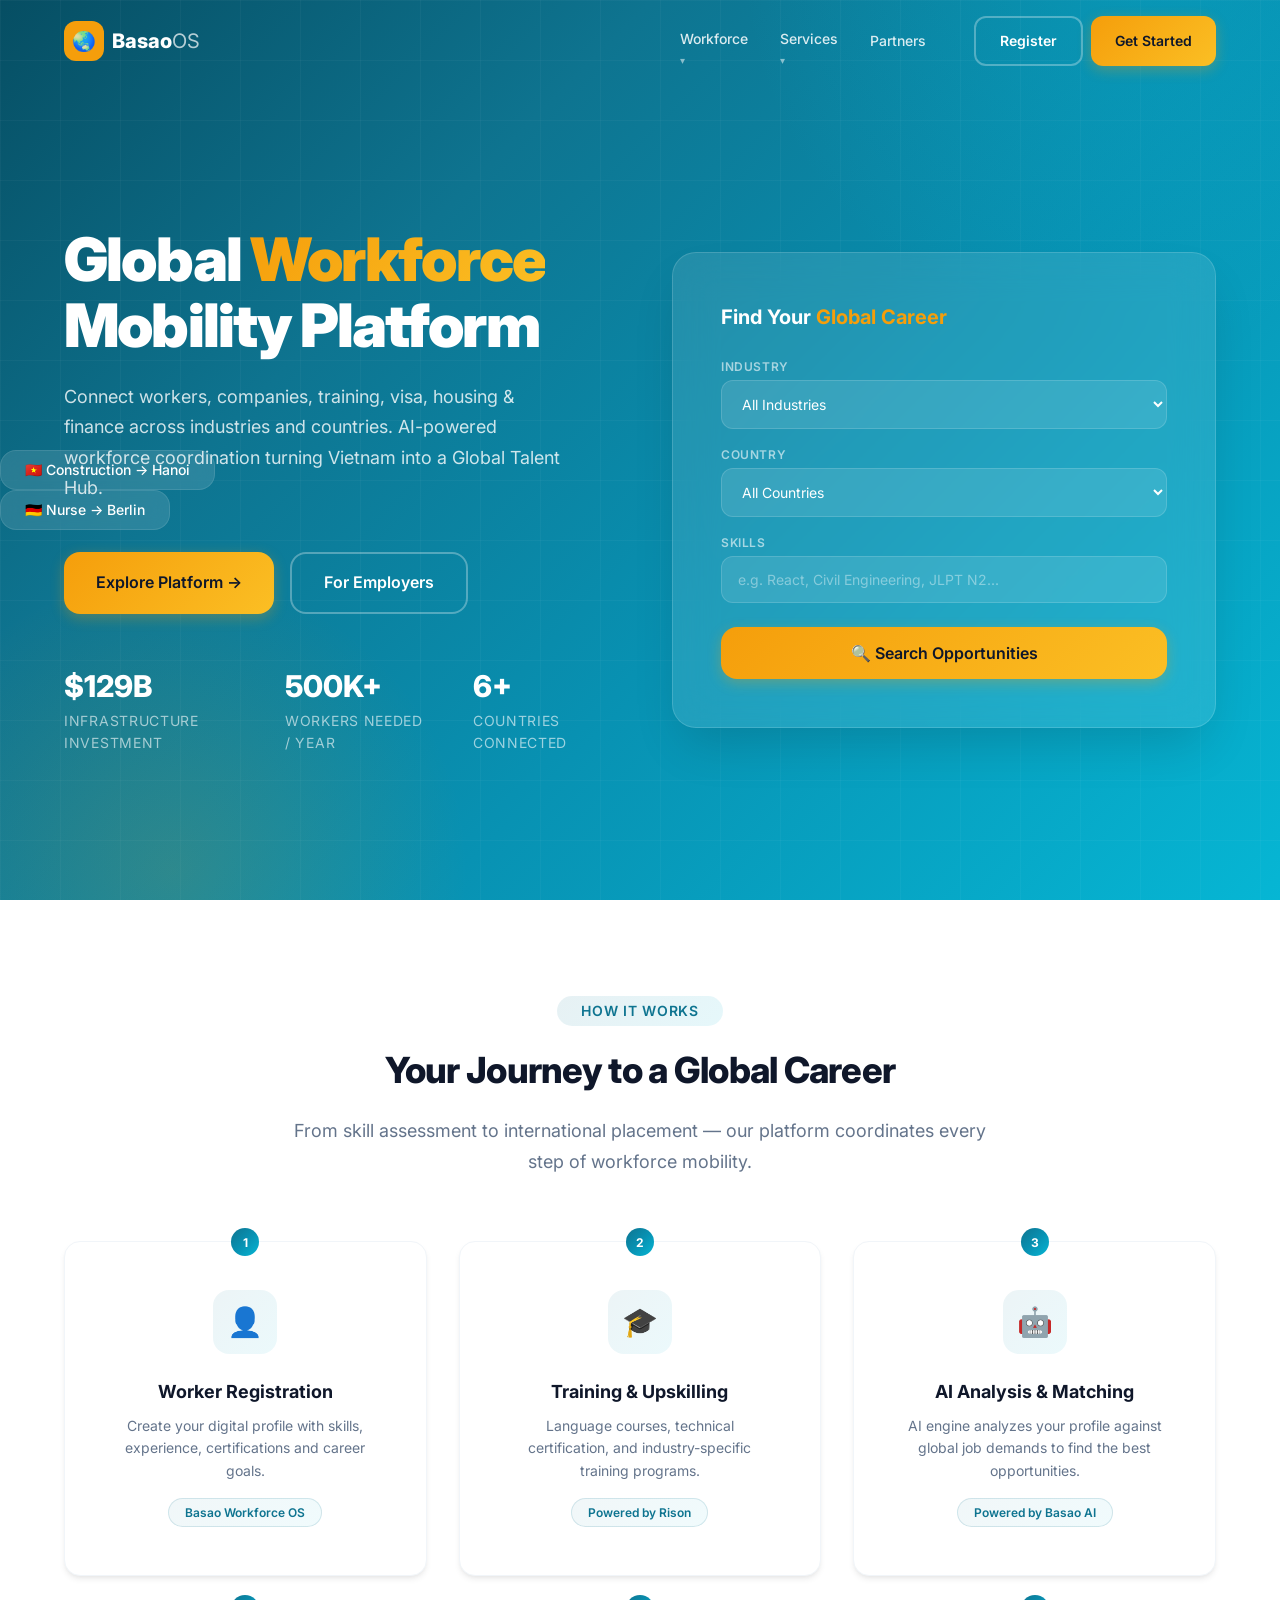
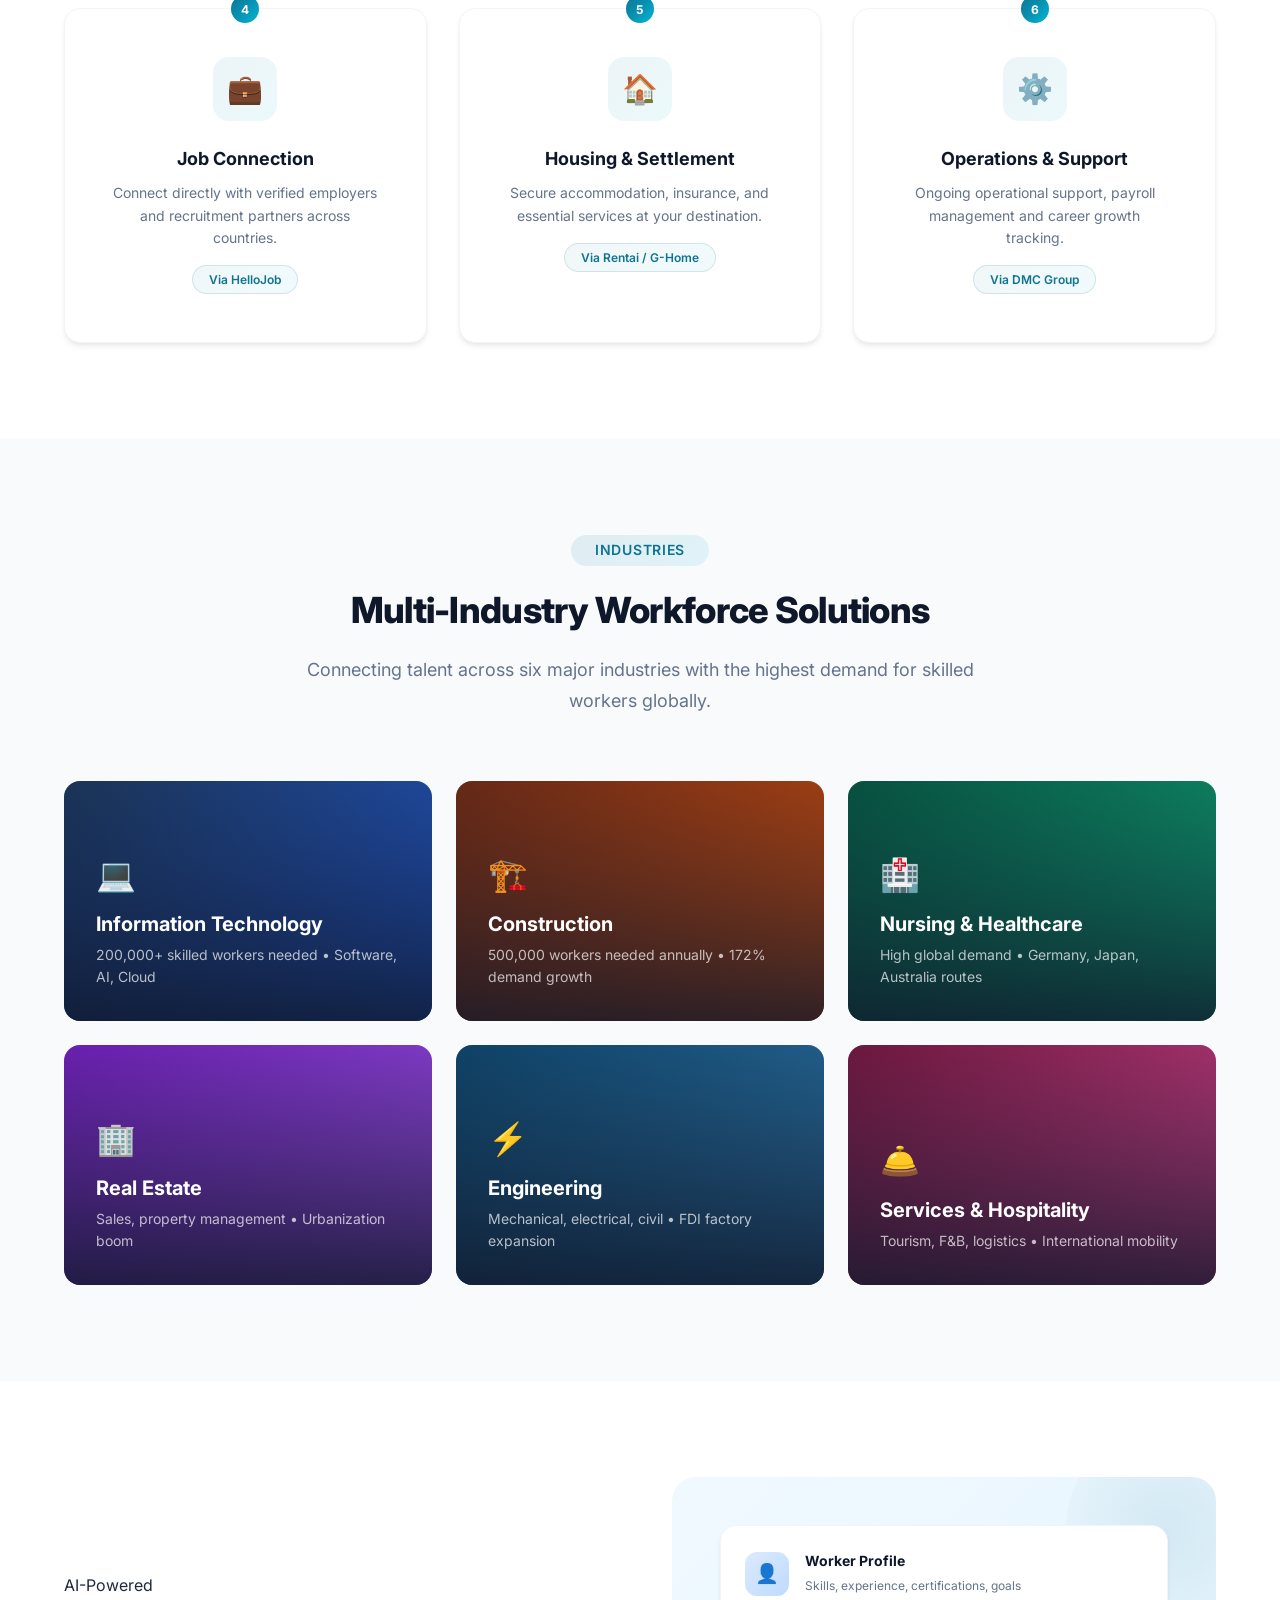
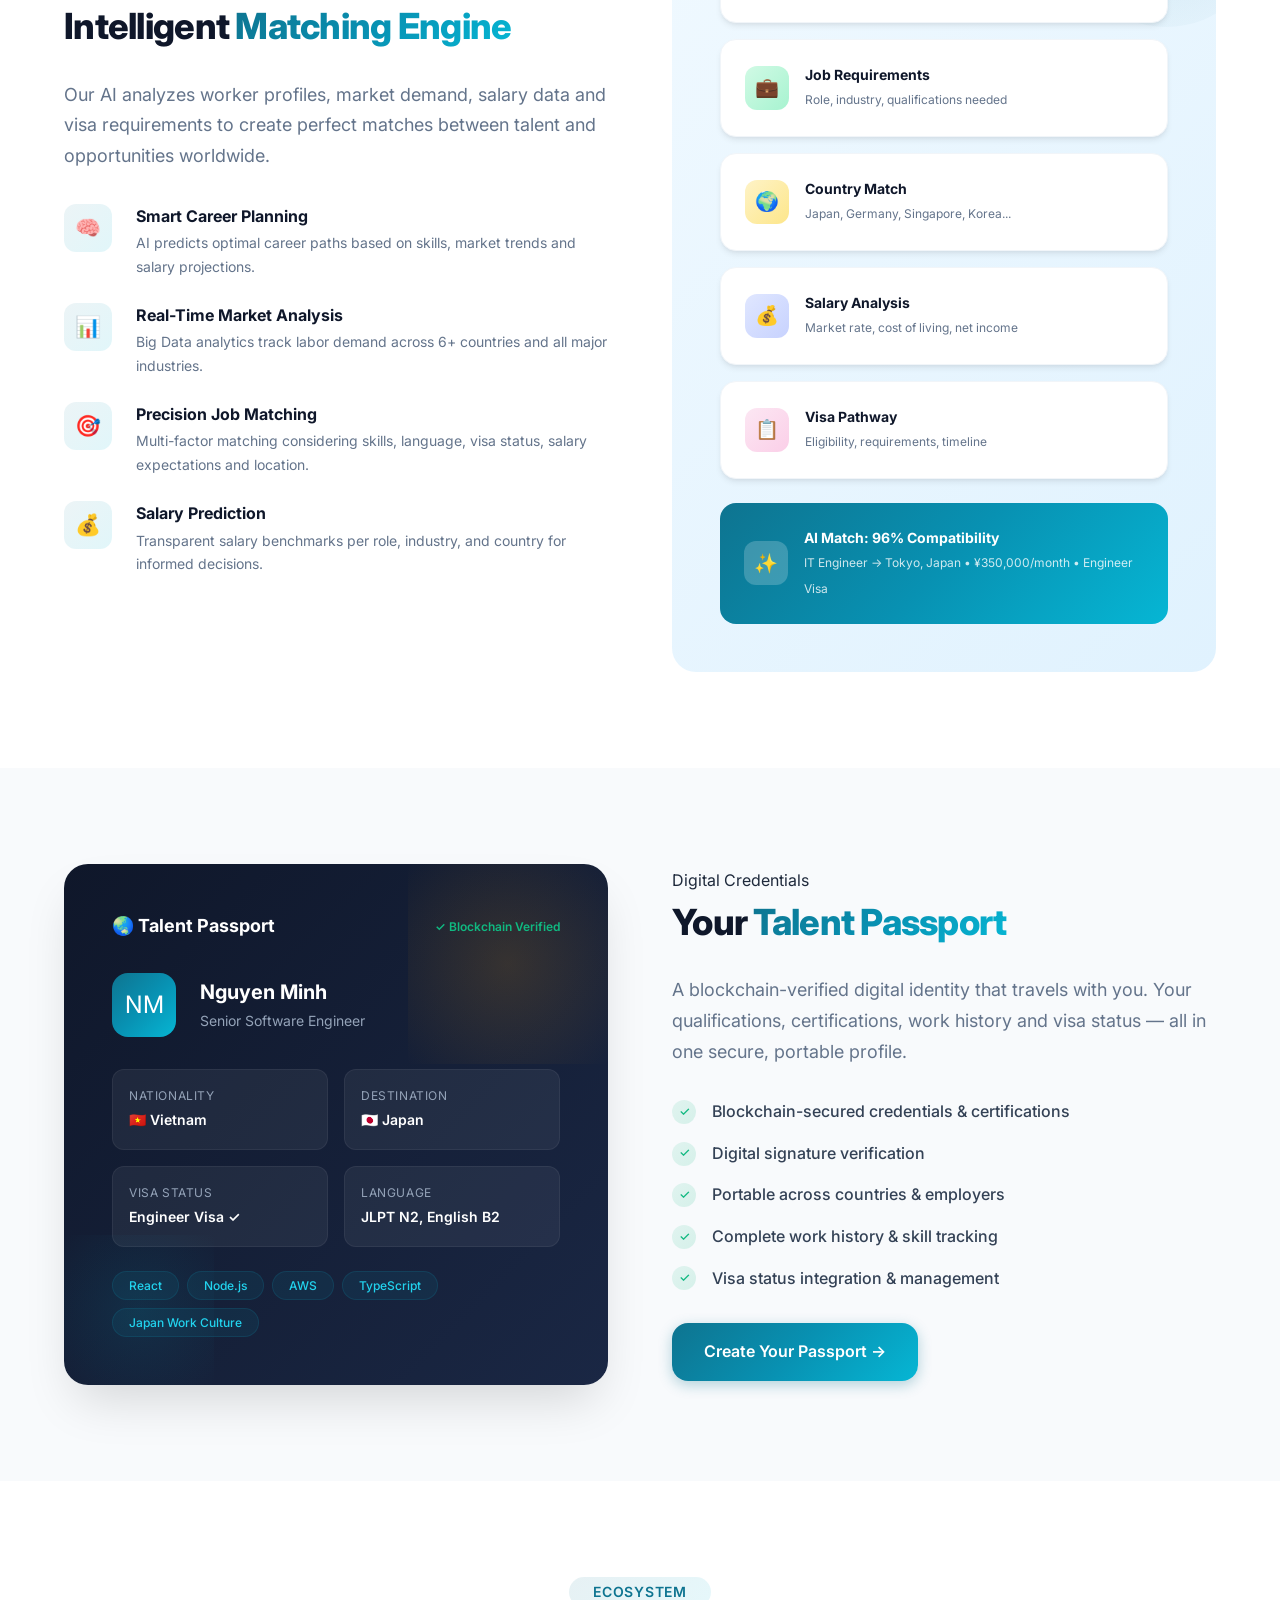
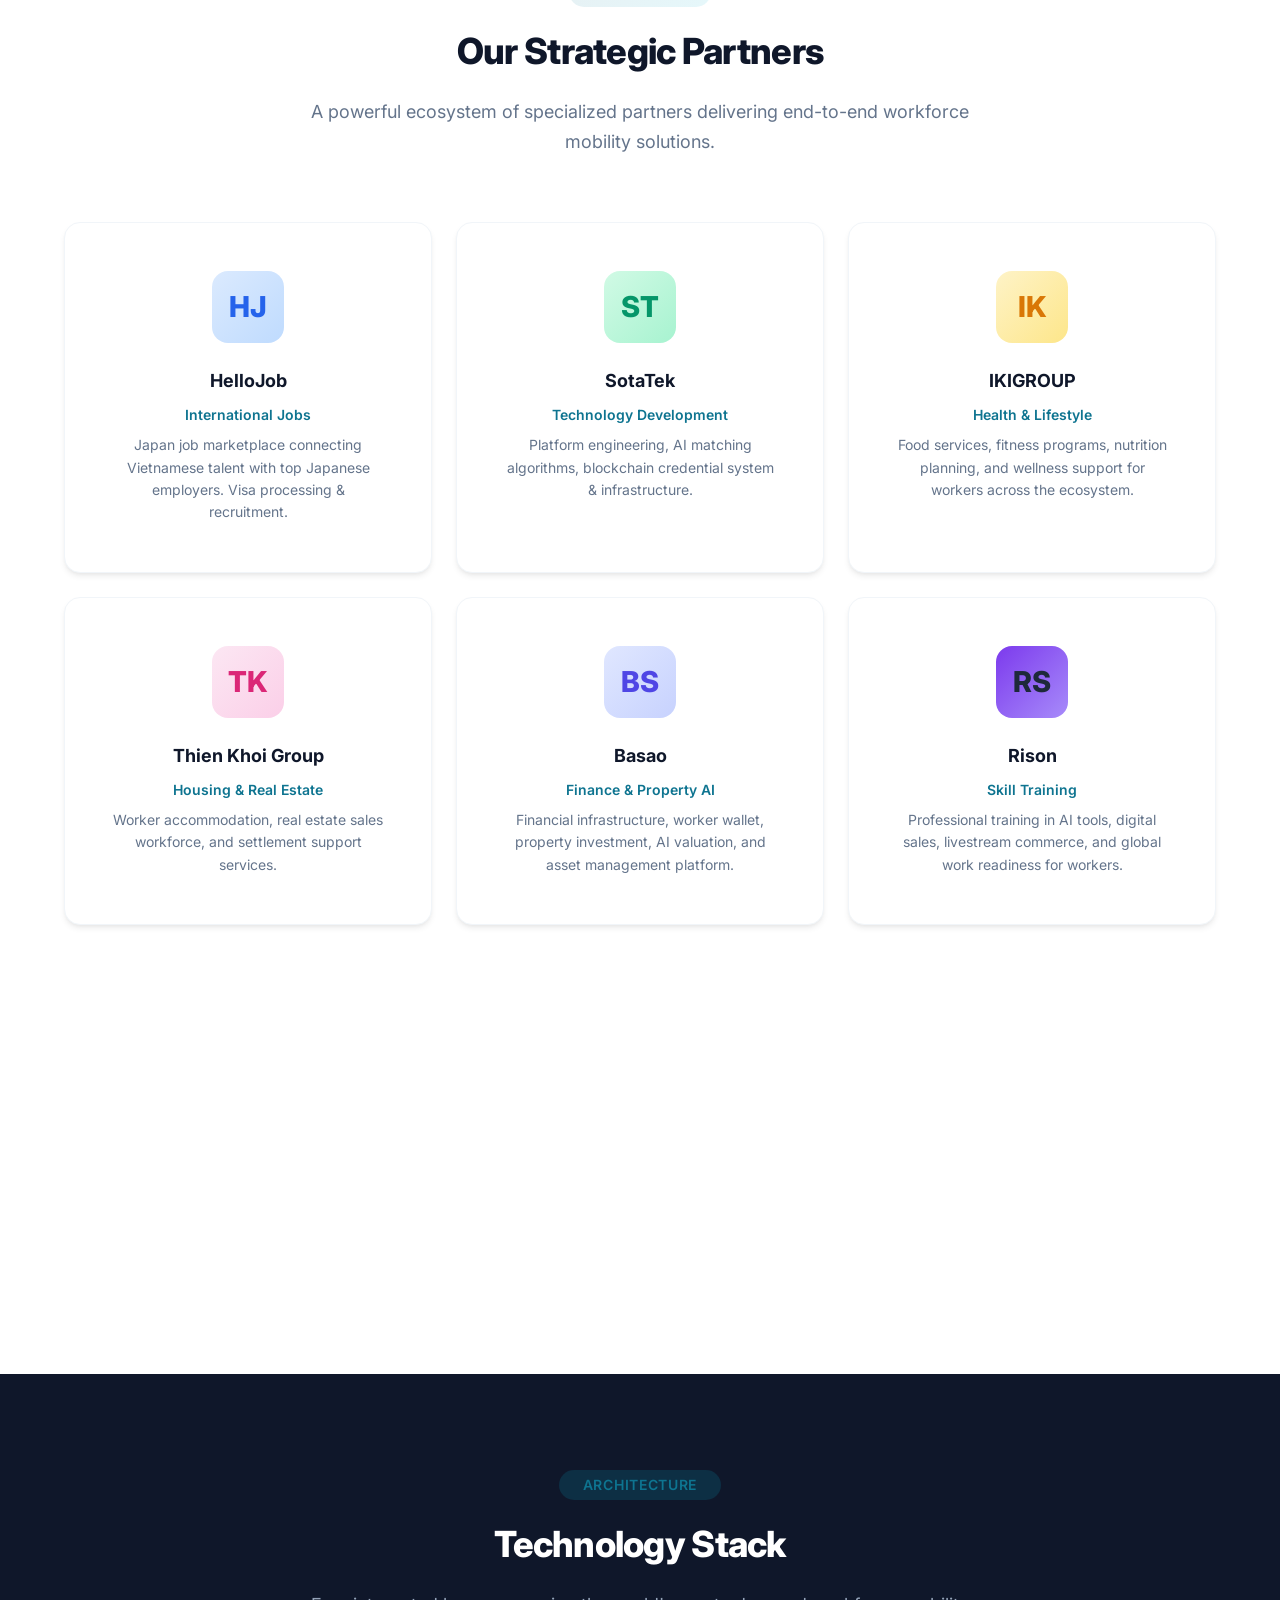
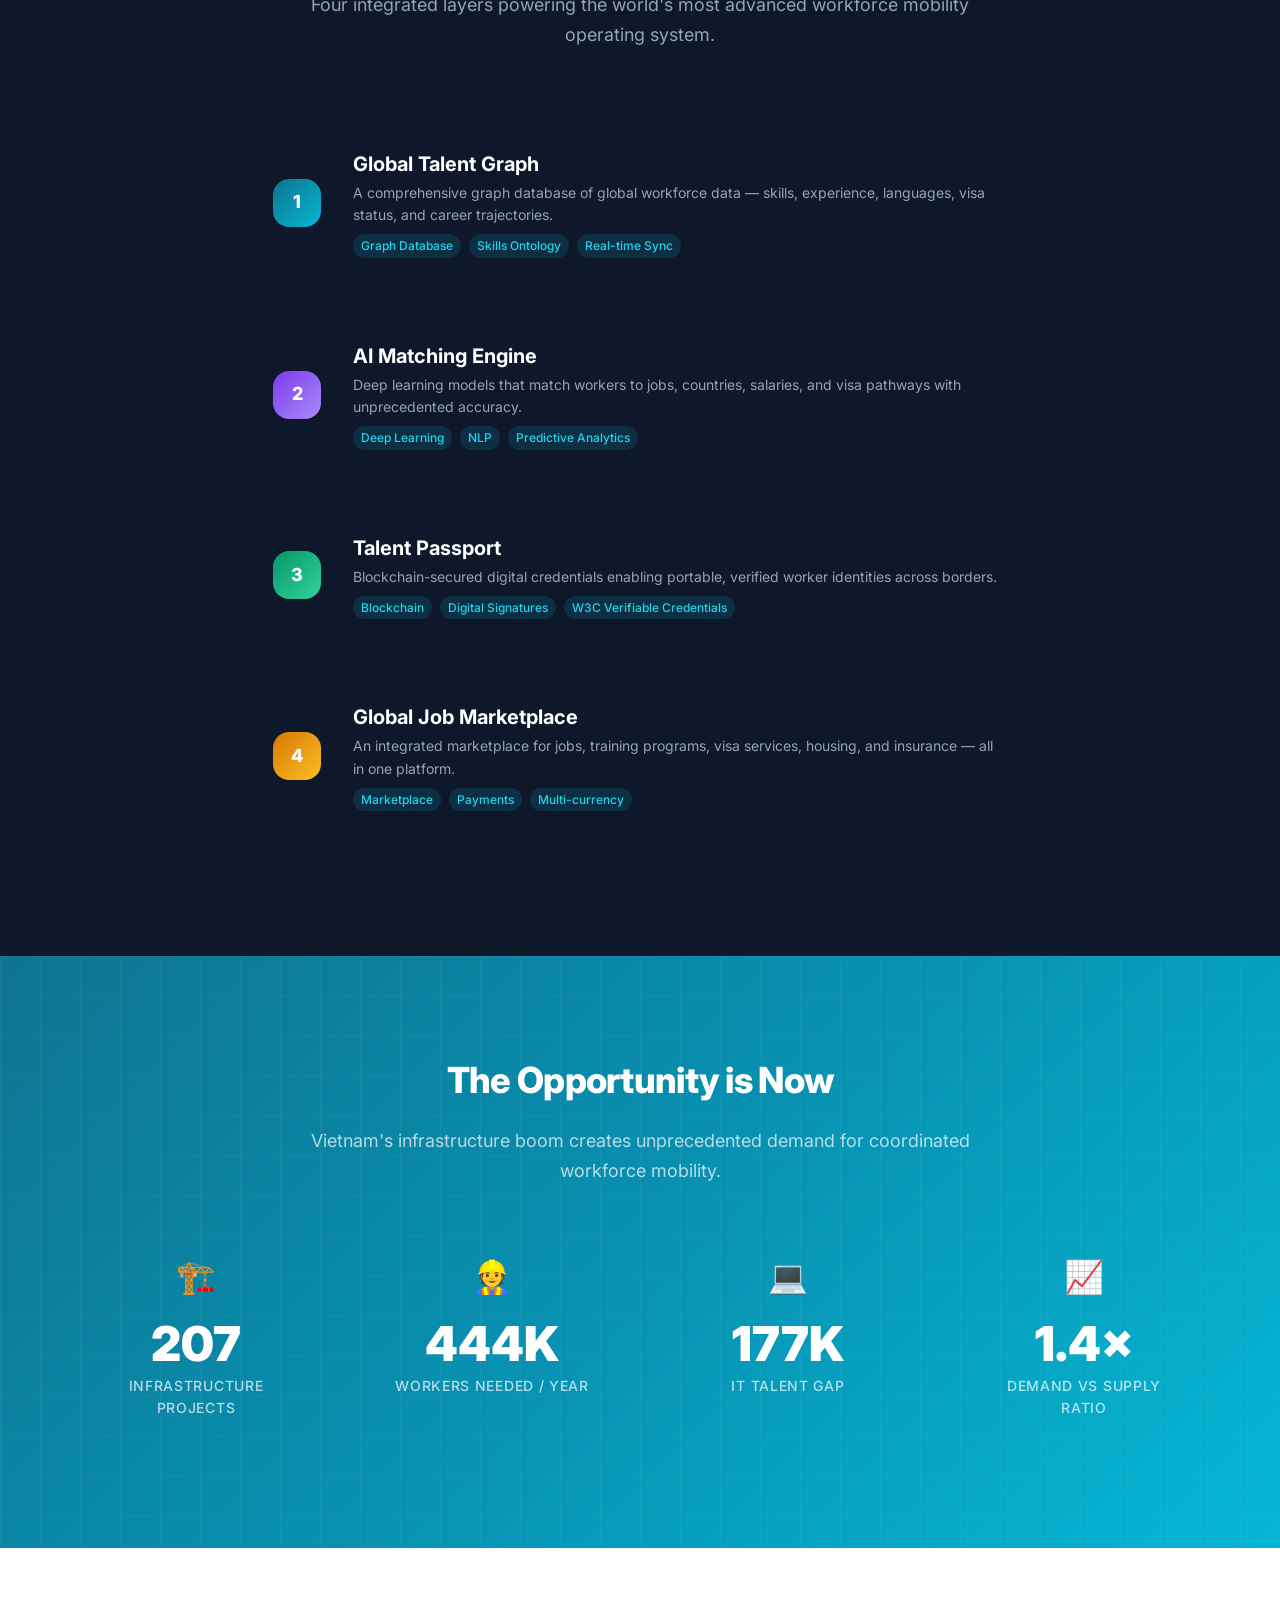
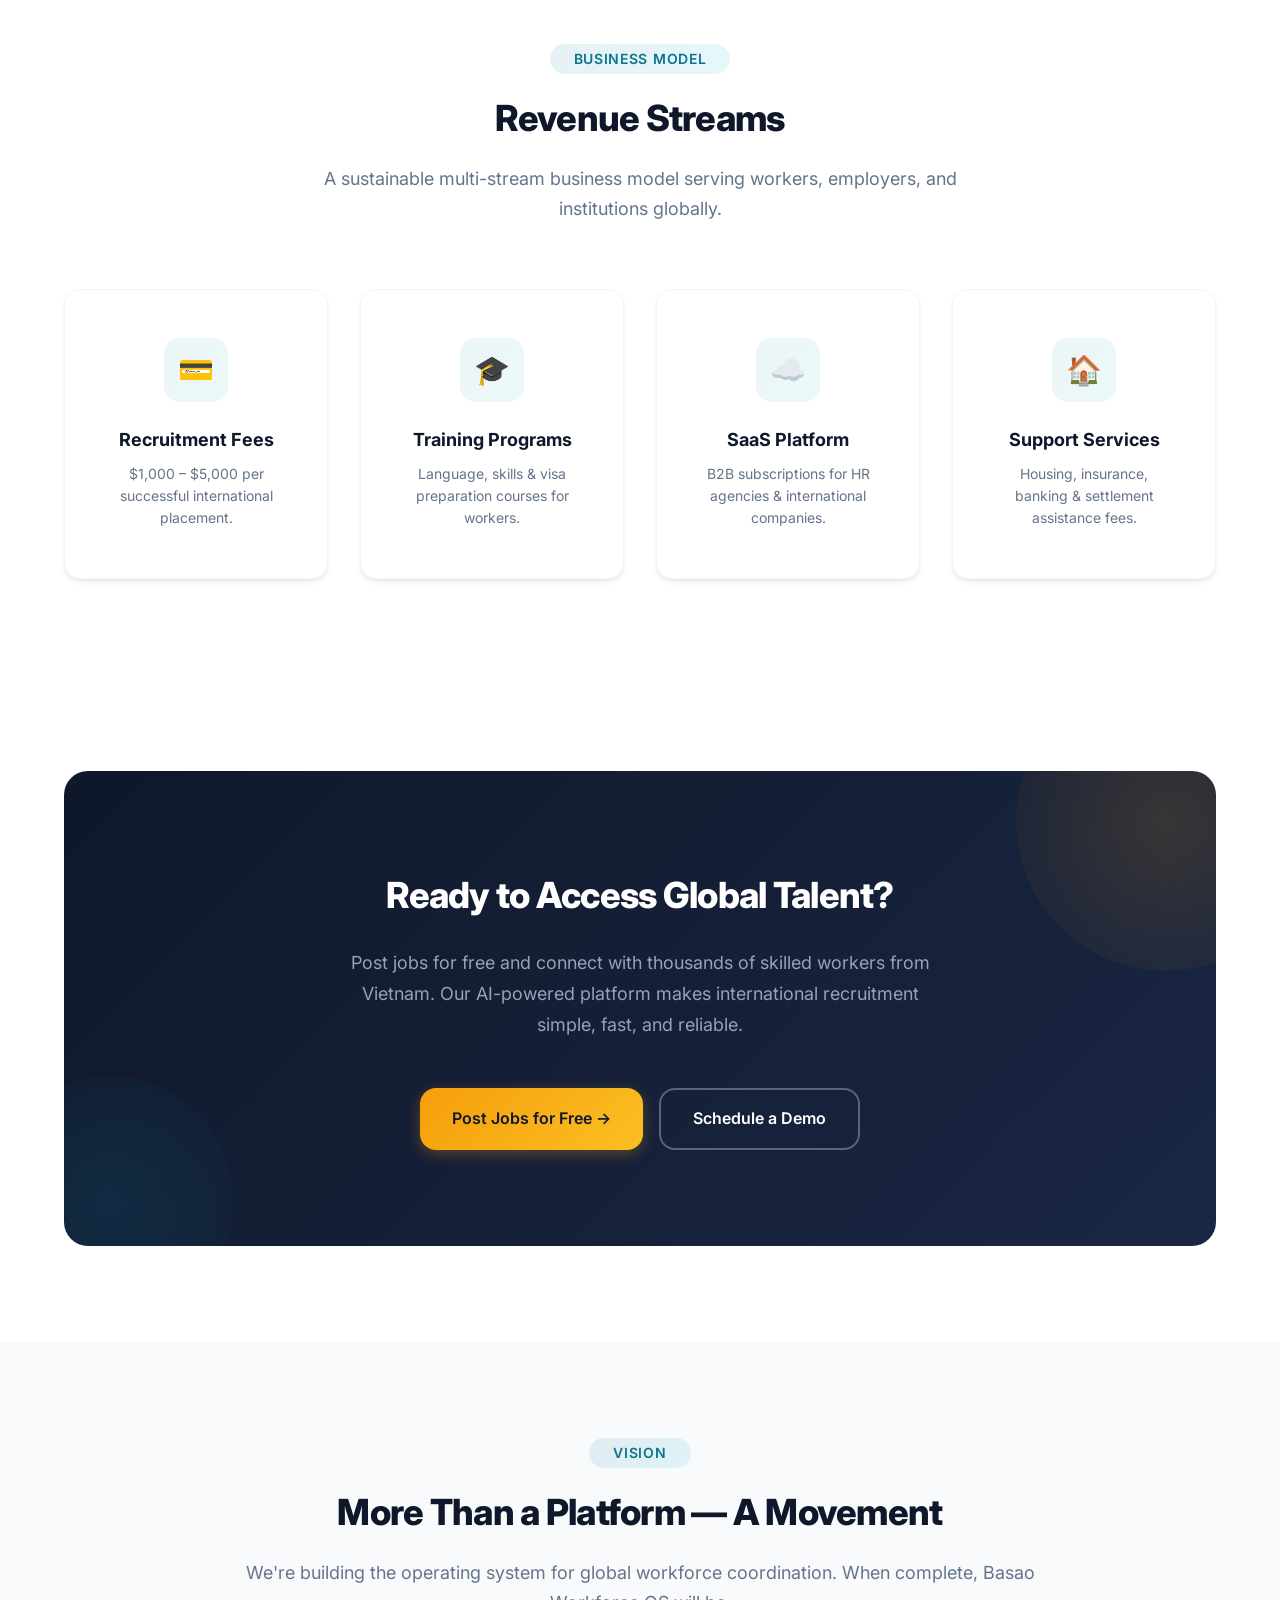
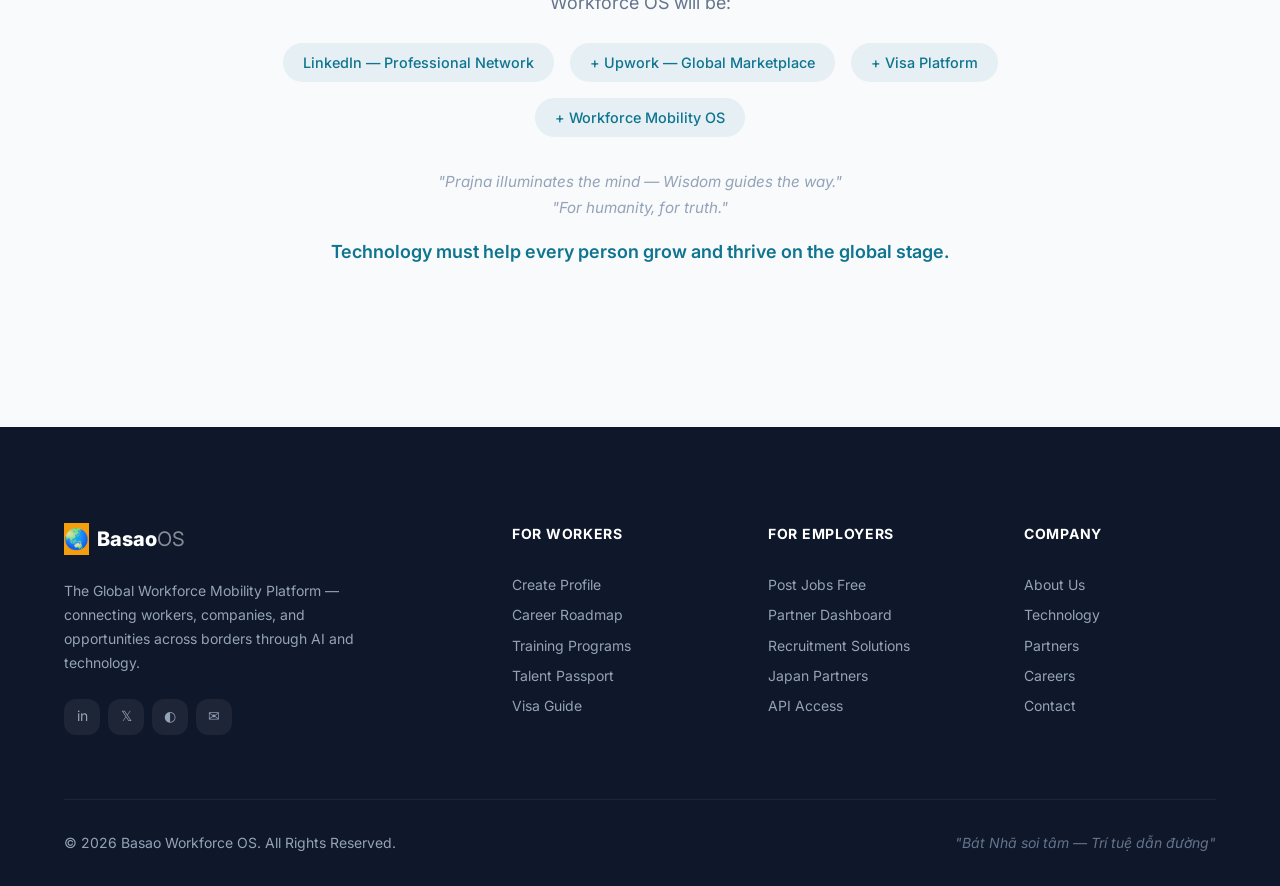
<file: index.html>
<!DOCTYPE html>
<html lang="en">

<head>
  <meta charset="UTF-8">
  <meta name="viewport" content="width=device-width, initial-scale=1.0">
  <meta name="description"
    content="Basao Workforce OS — Global Workforce Mobility Platform connecting workers, companies, training, visa, housing and finance across industries and countries. AI-powered workforce coordination for the modern world.">
  <title>Basao Workforce OS — Global Workforce Mobility Platform</title>
  <link rel="stylesheet" href="styles.css">
  <link rel="icon"
    href="data:image/svg+xml,<svg xmlns='http://www.w3.org/2000/svg' viewBox='0 0 100 100'><text y='.9em' font-size='90'>🌏</text></svg>">
</head>

<body>

  <!-- ========== HEADER ========== -->
  <header class="header" id="header">
    <div class="container">
      <a href="#" class="header-logo">
        <div class="logo-icon">🌏</div>
        <span>Basao<span style="font-weight:400; opacity:0.7;">OS</span></span>
      </a>

      <nav class="header-nav" id="headerNav">
        <ul class="nav-links">
          <li class="nav-dropdown">
            <a href="#">Workforce</a>
            <div class="dropdown-menu">
              <a href="talent-import.html"><span class="dropdown-icon">🌍</span> Human Workforce Hub</a>
              <a href="tech-export.html"><span class="dropdown-icon">💻</span> Tech Talent Export</a>
              <a href="worker-training.html"><span class="dropdown-icon">🎓</span> Skills & Training</a>
            </div>
          </li>
          <li class="nav-dropdown">
            <a href="#">Services</a>
            <div class="dropdown-menu">
              <a href="worker-health.html"><span class="dropdown-icon">💪</span> Health & Lifestyle</a>
              <a href="basao-finance.html"><span class="dropdown-icon">💰</span> Basao Finance</a>
              <a href="ai-agents.html"><span class="dropdown-icon">🤖</span> AI Agents</a>
            </div>
          </li>
          <li><a href="#partners">Partners</a></li>
        </ul>
        <div class="nav-actions">
          <a href="partner-register.html" class="btn btn-outline">Register</a>
          <a href="partner-register.html" class="btn btn-accent">Get Started</a>
        </div>
      </nav>

      <button class="hamburger" id="hamburger" aria-label="Toggle menu">
        <span></span>
        <span></span>
        <span></span>
      </button>
    </div>
  </header>

  <!-- ========== HERO ========== -->
  <section class="hero" id="hero">
    <div class="hero-grid"></div>

    <!-- Floating badges -->
    <div class="hero-floating">
      <div class="floating-badge">🇯🇵 IT Engineer → Tokyo</div>
      <div class="floating-badge">🇩🇪 Nurse → Berlin</div>
      <div class="floating-badge">🇸🇬 Engineer → Singapore</div>
      <div class="floating-badge">🇻🇳 Construction → Hanoi</div>
    </div>

    <div class="container">
      <div class="hero-content">
        <h1>Global <span class="highlight">Workforce</span> Mobility Platform</h1>
        <p>Connect workers, companies, training, visa, housing & finance across industries and countries. AI-powered
          workforce coordination turning Vietnam into a Global Talent Hub.</p>

        <div class="hero-actions">
          <a href="#platform" class="btn btn-accent btn-lg">Explore Platform →</a>
          <a href="#contact" class="btn btn-outline btn-lg">For Employers</a>
        </div>

        <div class="hero-stats">
          <div class="hero-stat">
            <div class="stat-number" data-target="129" data-suffix="B">$0</div>
            <div class="stat-label">Infrastructure Investment</div>
          </div>
          <div class="hero-stat">
            <div class="stat-number" data-target="500" data-suffix="K+">0</div>
            <div class="stat-label">Workers Needed / Year</div>
          </div>
          <div class="hero-stat">
            <div class="stat-number" data-target="6" data-suffix="+">0</div>
            <div class="stat-label">Countries Connected</div>
          </div>
        </div>
      </div>

      <div class="hero-search-card">
        <div class="search-card-title">Find Your <span>Global Career</span></div>
        <div class="search-fields">
          <div class="search-field">
            <label>Industry</label>
            <select>
              <option>All Industries</option>
              <option>Information Technology</option>
              <option>Construction</option>
              <option>Nursing & Healthcare</option>
              <option>Real Estate</option>
              <option>Engineering</option>
              <option>Services</option>
            </select>
          </div>
          <div class="search-field">
            <label>Country</label>
            <select>
              <option>All Countries</option>
              <option>🇯🇵 Japan</option>
              <option>🇩🇪 Germany</option>
              <option>🇸🇬 Singapore</option>
              <option>🇰🇷 South Korea</option>
              <option>🇦🇺 Australia</option>
              <option>🇻🇳 Vietnam</option>
            </select>
          </div>
          <div class="search-field">
            <label>Skills</label>
            <input type="text" placeholder="e.g. React, Civil Engineering, JLPT N2...">
          </div>
          <button class="btn btn-accent btn-lg search-btn">🔍 Search Opportunities</button>
        </div>
      </div>
    </div>
  </section>

  <!-- ========== HOW IT WORKS ========== -->
  <section class="section" id="platform">
    <div class="container">
      <div class="section-header reveal">
        <span class="section-badge">How It Works</span>
        <h2>Your Journey to a Global Career</h2>
        <p>From skill assessment to international placement — our platform coordinates every step of workforce mobility.
        </p>
      </div>

      <div class="flow-grid stagger-children">
        <div class="flow-card">
          <span class="step-number">1</span>
          <div class="flow-icon">👤</div>
          <h3>Worker Registration</h3>
          <p>Create your digital profile with skills, experience, certifications and career goals.</p>
          <span class="partner-tag">Basao Workforce OS</span>
        </div>

        <div class="flow-card">
          <span class="step-number">2</span>
          <div class="flow-icon">🎓</div>
          <h3>Training & Upskilling</h3>
          <p>Language courses, technical certification, and industry-specific training programs.</p>
          <span class="partner-tag">Powered by Rison</span>
        </div>

        <div class="flow-card">
          <span class="step-number">3</span>
          <div class="flow-icon">🤖</div>
          <h3>AI Analysis & Matching</h3>
          <p>AI engine analyzes your profile against global job demands to find the best opportunities.</p>
          <span class="partner-tag">Powered by Basao AI</span>
        </div>

        <div class="flow-card">
          <span class="step-number">4</span>
          <div class="flow-icon">💼</div>
          <h3>Job Connection</h3>
          <p>Connect directly with verified employers and recruitment partners across countries.</p>
          <span class="partner-tag">Via HelloJob</span>
        </div>

        <div class="flow-card">
          <span class="step-number">5</span>
          <div class="flow-icon">🏠</div>
          <h3>Housing & Settlement</h3>
          <p>Secure accommodation, insurance, and essential services at your destination.</p>
          <span class="partner-tag">Via Rentai / G-Home</span>
        </div>

        <div class="flow-card">
          <span class="step-number">6</span>
          <div class="flow-icon">⚙️</div>
          <h3>Operations & Support</h3>
          <p>Ongoing operational support, payroll management and career growth tracking.</p>
          <span class="partner-tag">Via DMC Group</span>
        </div>
      </div>
    </div>
  </section>

  <!-- ========== INDUSTRIES ========== -->
  <section class="section section-alt" id="industries">
    <div class="container">
      <div class="section-header reveal">
        <span class="section-badge">Industries</span>
        <h2>Multi-Industry Workforce Solutions</h2>
        <p>Connecting talent across six major industries with the highest demand for skilled workers globally.</p>
      </div>

      <div class="industries-grid stagger-children">
        <div class="industry-card">
          <div class="industry-bg" style="background: linear-gradient(135deg, #1e3a5f, #2563eb);"></div>
          <div class="industry-overlay">
            <div class="industry-icon">💻</div>
            <h3>Information Technology</h3>
            <p>200,000+ skilled workers needed • Software, AI, Cloud</p>
          </div>
        </div>

        <div class="industry-card">
          <div class="industry-bg" style="background: linear-gradient(135deg, #7c2d12, #ea580c);"></div>
          <div class="industry-overlay">
            <div class="industry-icon">🏗️</div>
            <h3>Construction</h3>
            <p>500,000 workers needed annually • 172% demand growth</p>
          </div>
        </div>

        <div class="industry-card">
          <div class="industry-bg" style="background: linear-gradient(135deg, #065f46, #10b981);"></div>
          <div class="industry-overlay">
            <div class="industry-icon">🏥</div>
            <h3>Nursing & Healthcare</h3>
            <p>High global demand • Germany, Japan, Australia routes</p>
          </div>
        </div>

        <div class="industry-card">
          <div class="industry-bg" style="background: linear-gradient(135deg, #7e22ce, #a855f7);"></div>
          <div class="industry-overlay">
            <div class="industry-icon">🏢</div>
            <h3>Real Estate</h3>
            <p>Sales, property management • Urbanization boom</p>
          </div>
        </div>

        <div class="industry-card">
          <div class="industry-bg" style="background: linear-gradient(135deg, #0f4c75, #3282b8);"></div>
          <div class="industry-overlay">
            <div class="industry-icon">⚡</div>
            <h3>Engineering</h3>
            <p>Mechanical, electrical, civil • FDI factory expansion</p>
          </div>
        </div>

        <div class="industry-card">
          <div class="industry-bg" style="background: linear-gradient(135deg, #831843, #ec4899);"></div>
          <div class="industry-overlay">
            <div class="industry-icon">🛎️</div>
            <h3>Services & Hospitality</h3>
            <p>Tourism, F&B, logistics • International mobility</p>
          </div>
        </div>
      </div>
    </div>
  </section>

  <!-- ========== AI MATCHING ENGINE ========== -->
  <section class="section ai-section" id="ai-engine">
    <div class="container">
      <div class="ai-content">
        <div class="ai-text reveal-left">
          <span class="section-badge">AI-Powered</span>
          <h2>Intelligent <span class="highlight">Matching Engine</span></h2>
          <p>Our AI analyzes worker profiles, market demand, salary data and visa requirements to create perfect matches
            between talent and opportunities worldwide.</p>

          <div class="ai-features">
            <div class="ai-feature">
              <div class="ai-feature-icon">🧠</div>
              <div>
                <h4>Smart Career Planning</h4>
                <p>AI predicts optimal career paths based on skills, market trends and salary projections.</p>
              </div>
            </div>
            <div class="ai-feature">
              <div class="ai-feature-icon">📊</div>
              <div>
                <h4>Real-Time Market Analysis</h4>
                <p>Big Data analytics track labor demand across 6+ countries and all major industries.</p>
              </div>
            </div>
            <div class="ai-feature">
              <div class="ai-feature-icon">🎯</div>
              <div>
                <h4>Precision Job Matching</h4>
                <p>Multi-factor matching considering skills, language, visa status, salary expectations and location.
                </p>
              </div>
            </div>
            <div class="ai-feature">
              <div class="ai-feature-icon">💰</div>
              <div>
                <h4>Salary Prediction</h4>
                <p>Transparent salary benchmarks per role, industry, and country for informed decisions.</p>
              </div>
            </div>
          </div>
        </div>

        <div class="ai-visual reveal-right">
          <div class="ai-diagram">
            <div class="ai-node">
              <div class="ai-node-icon worker">👤</div>
              <div class="ai-node-text">
                <h5>Worker Profile</h5>
                <span>Skills, experience, certifications, goals</span>
              </div>
            </div>
            <div class="ai-node">
              <div class="ai-node-icon job">💼</div>
              <div class="ai-node-text">
                <h5>Job Requirements</h5>
                <span>Role, industry, qualifications needed</span>
              </div>
            </div>
            <div class="ai-node">
              <div class="ai-node-icon country">🌍</div>
              <div class="ai-node-text">
                <h5>Country Match</h5>
                <span>Japan, Germany, Singapore, Korea...</span>
              </div>
            </div>
            <div class="ai-node">
              <div class="ai-node-icon salary">💰</div>
              <div class="ai-node-text">
                <h5>Salary Analysis</h5>
                <span>Market rate, cost of living, net income</span>
              </div>
            </div>
            <div class="ai-node">
              <div class="ai-node-icon visa">📋</div>
              <div class="ai-node-text">
                <h5>Visa Pathway</h5>
                <span>Eligibility, requirements, timeline</span>
              </div>
            </div>

            <div class="ai-match-result">
              <div class="match-icon">✨</div>
              <div>
                <h5>AI Match: 96% Compatibility</h5>
                <span>IT Engineer → Tokyo, Japan • ¥350,000/month • Engineer Visa</span>
              </div>
            </div>
          </div>
        </div>
      </div>
    </div>
  </section>

  <!-- ========== TALENT PASSPORT ========== -->
  <section class="section section-alt" id="passport">
    <div class="container">
      <div class="passport-content">
        <div class="reveal-left">
          <div class="passport-card">
            <div class="passport-header">
              <h4>🌏 Talent Passport</h4>
              <div class="passport-verified">✓ Blockchain Verified</div>
            </div>
            <div class="passport-profile">
              <div class="passport-avatar">NM</div>
              <div class="passport-name">
                <h3>Nguyen Minh</h3>
                <span>Senior Software Engineer</span>
              </div>
            </div>
            <div class="passport-details">
              <div class="passport-detail">
                <label>Nationality</label>
                <span>🇻🇳 Vietnam</span>
              </div>
              <div class="passport-detail">
                <label>Destination</label>
                <span>🇯🇵 Japan</span>
              </div>
              <div class="passport-detail">
                <label>Visa Status</label>
                <span>Engineer Visa ✓</span>
              </div>
              <div class="passport-detail">
                <label>Language</label>
                <span>JLPT N2, English B2</span>
              </div>
            </div>
            <div class="passport-skills">
              <span class="passport-skill">React</span>
              <span class="passport-skill">Node.js</span>
              <span class="passport-skill">AWS</span>
              <span class="passport-skill">TypeScript</span>
              <span class="passport-skill">Japan Work Culture</span>
            </div>
          </div>
        </div>

        <div class="passport-text reveal-right">
          <span class="section-badge">Digital Credentials</span>
          <h2>Your <span class="highlight">Talent Passport</span></h2>
          <p>A blockchain-verified digital identity that travels with you. Your qualifications, certifications, work
            history and visa status — all in one secure, portable profile.</p>

          <div class="passport-benefits">
            <div class="passport-benefit">
              <span class="benefit-check">✓</span>
              Blockchain-secured credentials & certifications
            </div>
            <div class="passport-benefit">
              <span class="benefit-check">✓</span>
              Digital signature verification
            </div>
            <div class="passport-benefit">
              <span class="benefit-check">✓</span>
              Portable across countries & employers
            </div>
            <div class="passport-benefit">
              <span class="benefit-check">✓</span>
              Complete work history & skill tracking
            </div>
            <div class="passport-benefit">
              <span class="benefit-check">✓</span>
              Visa status integration & management
            </div>
          </div>

          <div style="margin-top: 2rem;">
            <a href="#" class="btn btn-primary btn-lg">Create Your Passport →</a>
          </div>
        </div>
      </div>
    </div>
  </section>

  <!-- ========== PARTNER ECOSYSTEM ========== -->
  <section class="section" id="partners">
    <div class="container">
      <div class="section-header reveal">
        <span class="section-badge">Ecosystem</span>
        <h2>Our Strategic Partners</h2>
        <p>A powerful ecosystem of specialized partners delivering end-to-end workforce mobility solutions.</p>
      </div>

      <div class="partners-grid stagger-children">
        <div class="partner-card">
          <div class="partner-logo hellojob">HJ</div>
          <h3>HelloJob</h3>
          <div class="partner-role">International Jobs</div>
          <p>Japan job marketplace connecting Vietnamese talent with top Japanese employers. Visa processing &
            recruitment.</p>
        </div>

        <div class="partner-card">
          <div class="partner-logo sotatek">ST</div>
          <h3>SotaTek</h3>
          <div class="partner-role">Technology Development</div>
          <p>Platform engineering, AI matching algorithms, blockchain credential system & infrastructure.</p>
        </div>

        <div class="partner-card">
          <div class="partner-logo ikigroup">IK</div>
          <h3>IKIGROUP</h3>
          <div class="partner-role">Health & Lifestyle</div>
          <p>Food services, fitness programs, nutrition planning, and wellness support for workers across the ecosystem.
          </p>
        </div>

        <div class="partner-card">
          <div class="partner-logo thienkhoi">TK</div>
          <h3>Thien Khoi Group</h3>
          <div class="partner-role">Housing & Real Estate</div>
          <p>Worker accommodation, real estate sales workforce, and settlement support services.</p>
        </div>

        <div class="partner-card">
          <div class="partner-logo basao">BS</div>
          <h3>Basao</h3>
          <div class="partner-role">Finance & Property AI</div>
          <p>Financial infrastructure, worker wallet, property investment, AI valuation, and asset management platform.
          </p>
        </div>

        <div class="partner-card">
          <div class="partner-logo" style="background: linear-gradient(135deg, #7c3aed, #a78bfa);">RS</div>
          <h3>Rison</h3>
          <div class="partner-role">Skill Training</div>
          <p>Professional training in AI tools, digital sales, livestream commerce, and global work readiness for
            workers.</p>
        </div>

        <div class="partner-card">
          <div class="partner-logo" style="background: linear-gradient(135deg, #ea580c, #f97316);">RI</div>
          <h3>Rison International</h3>
          <div class="partner-role">Construction & Infrastructure</div>
          <p>Engineering and construction partner — worker housing, industrial infrastructure, and property development
            projects.</p>
        </div>

        <div class="partner-card">
          <div class="partner-logo" style="background: linear-gradient(135deg, #059669, #34d399);">RG</div>
          <h3>Rentai / G-Home</h3>
          <div class="partner-role">Worker Housing</div>
          <p>Accommodation management, rental operations, and housing services for domestic and international workers.
          </p>
        </div>

        <div class="partner-card">
          <div class="partner-logo dmc">DM</div>
          <h3>DMC Group</h3>
          <div class="partner-role">Labor Import</div>
          <p>International workforce recruitment, labor import operations, regulatory compliance, and enterprise
            staffing.</p>
        </div>
      </div>
    </div>
  </section>

  <!-- ========== TECHNOLOGY ARCHITECTURE ========== -->
  <section class="section section-dark" id="technology">
    <div class="container">
      <div class="section-header reveal">
        <span class="section-badge" style="background: rgba(6,182,212,0.15);">Architecture</span>
        <h2>Technology Stack</h2>
        <p>Four integrated layers powering the world's most advanced workforce mobility operating system.</p>
      </div>

      <div class="tech-layers stagger-children">
        <div class="tech-layer">
          <div class="tech-layer-number">1</div>
          <div class="tech-layer-content">
            <h3>Global Talent Graph</h3>
            <p>A comprehensive graph database of global workforce data — skills, experience, languages, visa status, and
              career trajectories.</p>
            <div class="tech-tags">
              <span class="tech-tag">Graph Database</span>
              <span class="tech-tag">Skills Ontology</span>
              <span class="tech-tag">Real-time Sync</span>
            </div>
          </div>
        </div>

        <div class="tech-layer">
          <div class="tech-layer-number">2</div>
          <div class="tech-layer-content">
            <h3>AI Matching Engine</h3>
            <p>Deep learning models that match workers to jobs, countries, salaries, and visa pathways with
              unprecedented accuracy.</p>
            <div class="tech-tags">
              <span class="tech-tag">Deep Learning</span>
              <span class="tech-tag">NLP</span>
              <span class="tech-tag">Predictive Analytics</span>
            </div>
          </div>
        </div>

        <div class="tech-layer">
          <div class="tech-layer-number">3</div>
          <div class="tech-layer-content">
            <h3>Talent Passport</h3>
            <p>Blockchain-secured digital credentials enabling portable, verified worker identities across borders.</p>
            <div class="tech-tags">
              <span class="tech-tag">Blockchain</span>
              <span class="tech-tag">Digital Signatures</span>
              <span class="tech-tag">W3C Verifiable Credentials</span>
            </div>
          </div>
        </div>

        <div class="tech-layer">
          <div class="tech-layer-number">4</div>
          <div class="tech-layer-content">
            <h3>Global Job Marketplace</h3>
            <p>An integrated marketplace for jobs, training programs, visa services, housing, and insurance — all in one
              platform.</p>
            <div class="tech-tags">
              <span class="tech-tag">Marketplace</span>
              <span class="tech-tag">Payments</span>
              <span class="tech-tag">Multi-currency</span>
            </div>
          </div>
        </div>
      </div>
    </div>
  </section>

  <!-- ========== MARKET OPPORTUNITY / STATS ========== -->
  <section class="section stats-section">
    <div class="container">
      <div class="section-header reveal" style="margin-bottom: 2rem;">
        <h2 style="color: #fff;">The Opportunity is Now</h2>
        <p style="color: rgba(255,255,255,0.7);">Vietnam's infrastructure boom creates unprecedented demand for
          coordinated workforce mobility.</p>
      </div>

      <div class="stats-grid">
        <div class="stat-card">
          <div class="stat-icon">🏗️</div>
          <div class="stat-value" data-target="234">0</div>
          <div class="stat-label">Infrastructure Projects</div>
        </div>
        <div class="stat-card">
          <div class="stat-icon">👷</div>
          <div class="stat-value" data-target="500" data-suffix="K">0</div>
          <div class="stat-label">Workers Needed / Year</div>
        </div>
        <div class="stat-card">
          <div class="stat-icon">💻</div>
          <div class="stat-value" data-target="200" data-suffix="K">0</div>
          <div class="stat-label">IT Talent Gap</div>
        </div>
        <div class="stat-card">
          <div class="stat-icon">📈</div>
          <div class="stat-value" data-target="1.6" data-suffix="×" data-decimal="true">0</div>
          <div class="stat-label">Demand vs Supply Ratio</div>
        </div>
      </div>
    </div>
  </section>

  <!-- ========== REVENUE MODEL ========== -->
  <section class="section" id="revenue">
    <div class="container">
      <div class="section-header reveal">
        <span class="section-badge">Business Model</span>
        <h2>Revenue Streams</h2>
        <p>A sustainable multi-stream business model serving workers, employers, and institutions globally.</p>
      </div>

      <div class="flow-grid stagger-children" style="grid-template-columns: repeat(4, 1fr);">
        <div class="flow-card">
          <div class="flow-icon">💳</div>
          <h3>Recruitment Fees</h3>
          <p>$1,000 – $5,000 per successful international placement.</p>
        </div>
        <div class="flow-card">
          <div class="flow-icon">🎓</div>
          <h3>Training Programs</h3>
          <p>Language, skills & visa preparation courses for workers.</p>
        </div>
        <div class="flow-card">
          <div class="flow-icon">☁️</div>
          <h3>SaaS Platform</h3>
          <p>B2B subscriptions for HR agencies & international companies.</p>
        </div>
        <div class="flow-card">
          <div class="flow-icon">🏠</div>
          <h3>Support Services</h3>
          <p>Housing, insurance, banking & settlement assistance fees.</p>
        </div>
      </div>
    </div>
  </section>

  <!-- ========== EMPLOYER CTA ========== -->
  <section class="section cta-section" id="contact">
    <div class="container">
      <div class="cta-card reveal">
        <h2>Ready to Access Global Talent?</h2>
        <p>Post jobs for free and connect with thousands of skilled workers from Vietnam. Our AI-powered platform makes
          international recruitment simple, fast, and reliable.</p>
        <div class="cta-actions">
          <a href="#" class="btn btn-accent btn-lg">Post Jobs for Free →</a>
          <a href="#" class="btn btn-outline btn-lg">Schedule a Demo</a>
        </div>
      </div>
    </div>
  </section>

  <!-- ========== VISION ========== -->
  <section class="section section-alt">
    <div class="container">
      <div class="section-header reveal" style="max-width: 800px;">
        <span class="section-badge">Vision</span>
        <h2>More Than a Platform — A Movement</h2>
        <p style="margin-bottom: 1.5rem;">We're building the operating system for global workforce coordination. When
          complete, Basao Workforce OS will be:</p>
        <div style="display: flex; justify-content: center; gap: 1rem; flex-wrap: wrap; margin-bottom: 2rem;">
          <span class="tech-tag" style="font-size: 0.9rem; padding: 0.5rem 1.25rem;">LinkedIn — Professional
            Network</span>
          <span class="tech-tag" style="font-size: 0.9rem; padding: 0.5rem 1.25rem;">+ Upwork — Global
            Marketplace</span>
          <span class="tech-tag" style="font-size: 0.9rem; padding: 0.5rem 1.25rem;">+ Visa Platform</span>
          <span class="tech-tag" style="font-size: 0.9rem; padding: 0.5rem 1.25rem;">+ Workforce Mobility OS</span>
        </div>
        <p style="font-style: italic; color: var(--gray-400); font-size: 0.95rem;">"Prajna illuminates the mind — Wisdom
          guides the way."<br>"For humanity, for truth."</p>
        <p style="margin-top: 1rem; font-weight: 600; color: var(--primary);">Technology must help every person grow and
          thrive on the global stage.</p>
      </div>
    </div>
  </section>

  <!-- ========== FOOTER ========== -->
  <footer class="footer">
    <div class="container">
      <div class="footer-grid">
        <div class="footer-brand">
          <div class="footer-logo">
            <div class="logo-icon" style="background: var(--accent);">🌏</div>
            <span>Basao<span style="font-weight:400; opacity:0.5;">OS</span></span>
          </div>
          <p>The Global Workforce Mobility Platform — connecting workers, companies, and opportunities across borders
            through AI and technology.</p>
          <div class="footer-socials">
            <a href="#" class="footer-social" aria-label="LinkedIn">in</a>
            <a href="#" class="footer-social" aria-label="Twitter">𝕏</a>
            <a href="#" class="footer-social" aria-label="GitHub">◐</a>
            <a href="#" class="footer-social" aria-label="Email">✉</a>
          </div>
        </div>

        <div class="footer-col">
          <h4>For Workers</h4>
          <a href="#">Create Profile</a>
          <a href="#">Career Roadmap</a>
          <a href="#">Training Programs</a>
          <a href="#">Talent Passport</a>
          <a href="#">Visa Guide</a>
        </div>

        <div class="footer-col">
          <h4>For Employers</h4>
          <a href="#">Post Jobs Free</a>
          <a href="#">Partner Dashboard</a>
          <a href="#">Recruitment Solutions</a>
          <a href="#">Japan Partners</a>
          <a href="#">API Access</a>
        </div>

        <div class="footer-col">
          <h4>Company</h4>
          <a href="#">About Us</a>
          <a href="#">Technology</a>
          <a href="#">Partners</a>
          <a href="#">Careers</a>
          <a href="#">Contact</a>
        </div>
      </div>

      <div class="footer-bottom">
        <p>© 2026 Basao Workforce OS. All Rights Reserved.</p>
        <p class="footer-quote">"Bát Nhã soi tâm — Trí tuệ dẫn đường"</p>
      </div>
    </div>
  </footer>

  <script src="script.js"></script>
</body>

</html>
</file>
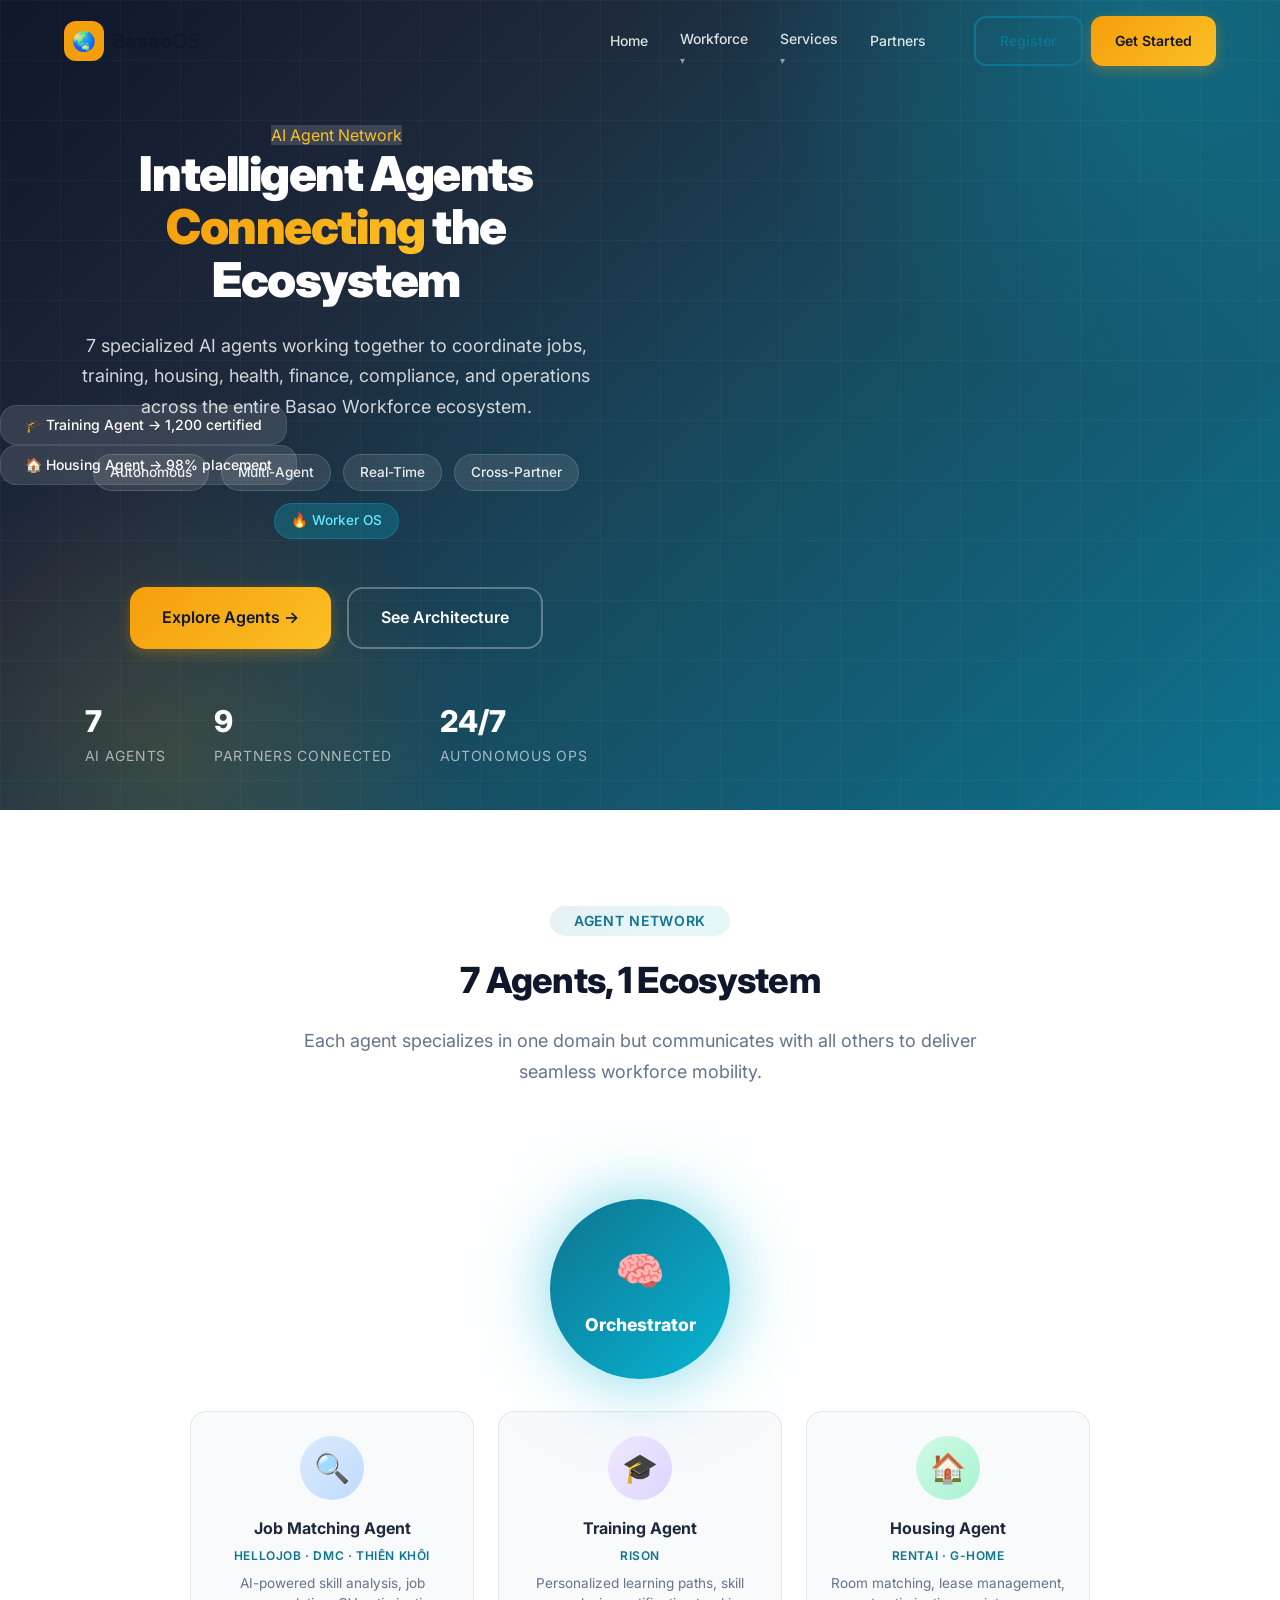
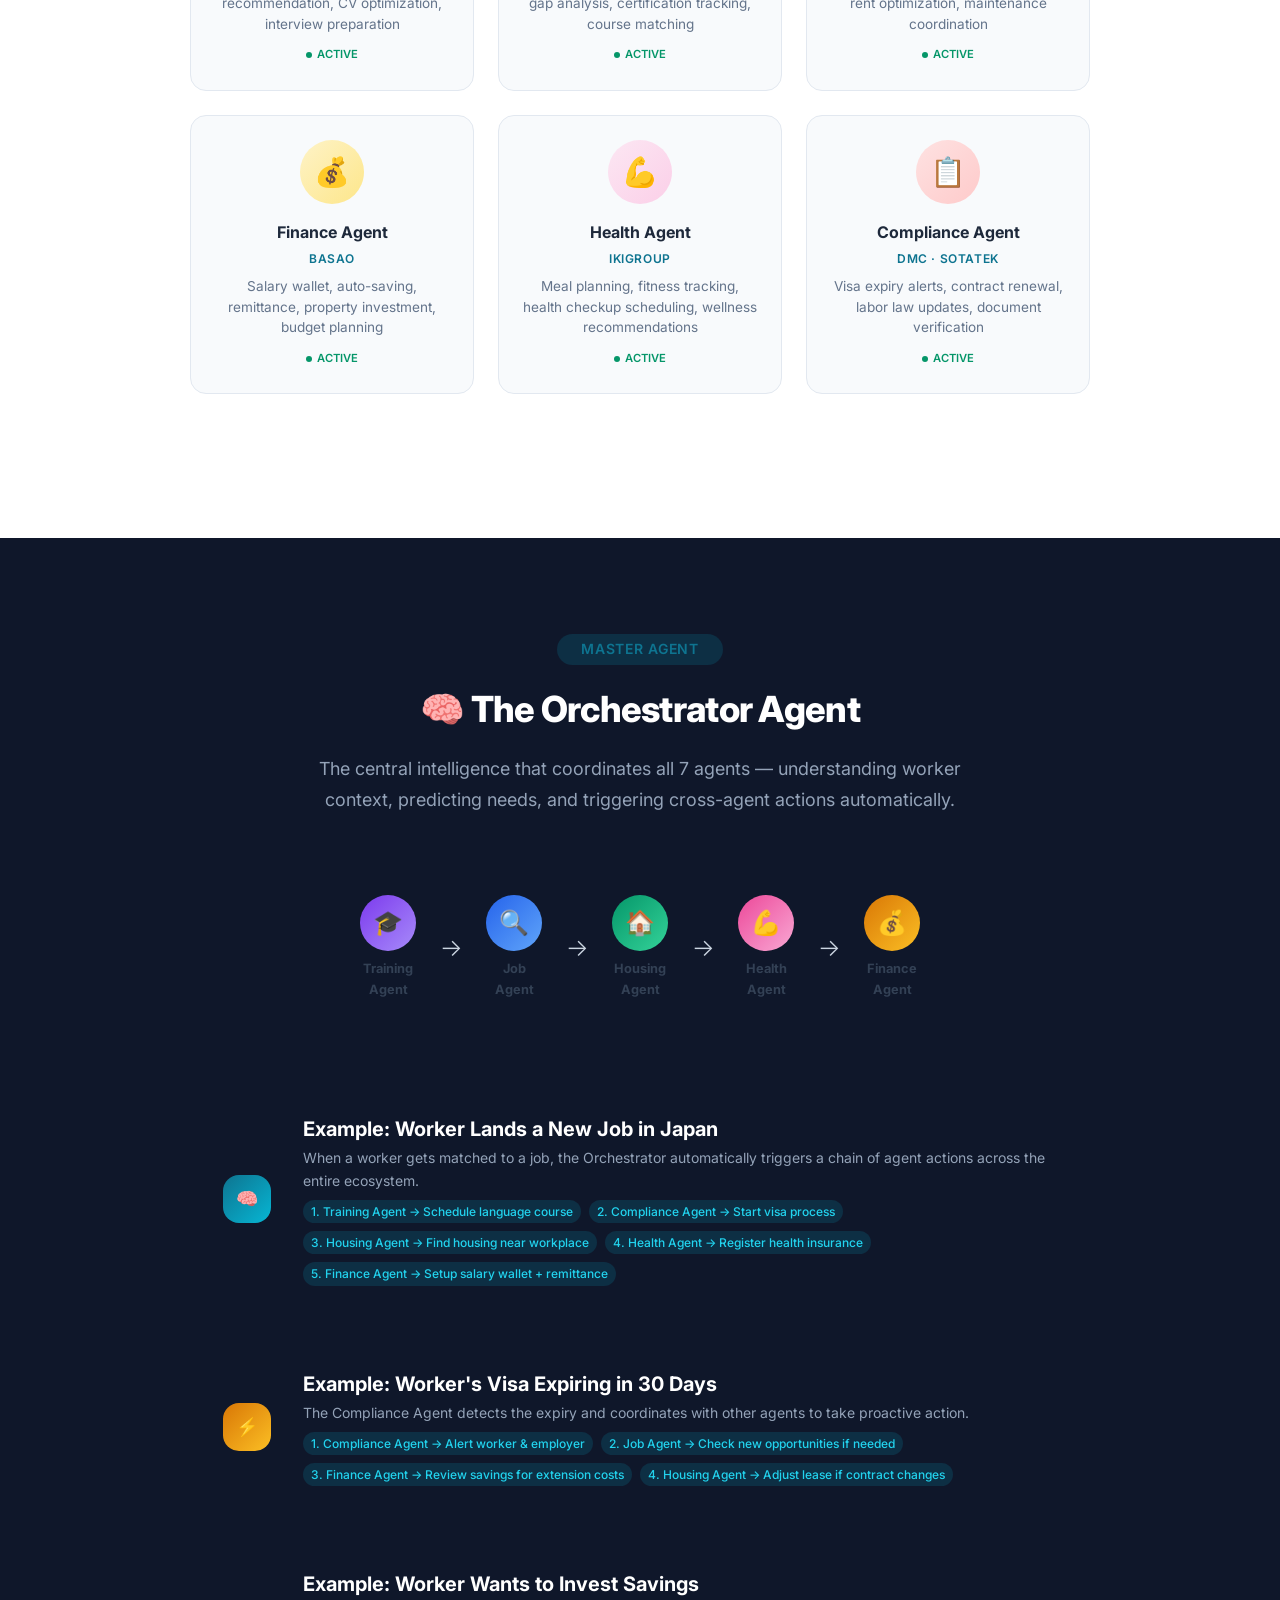
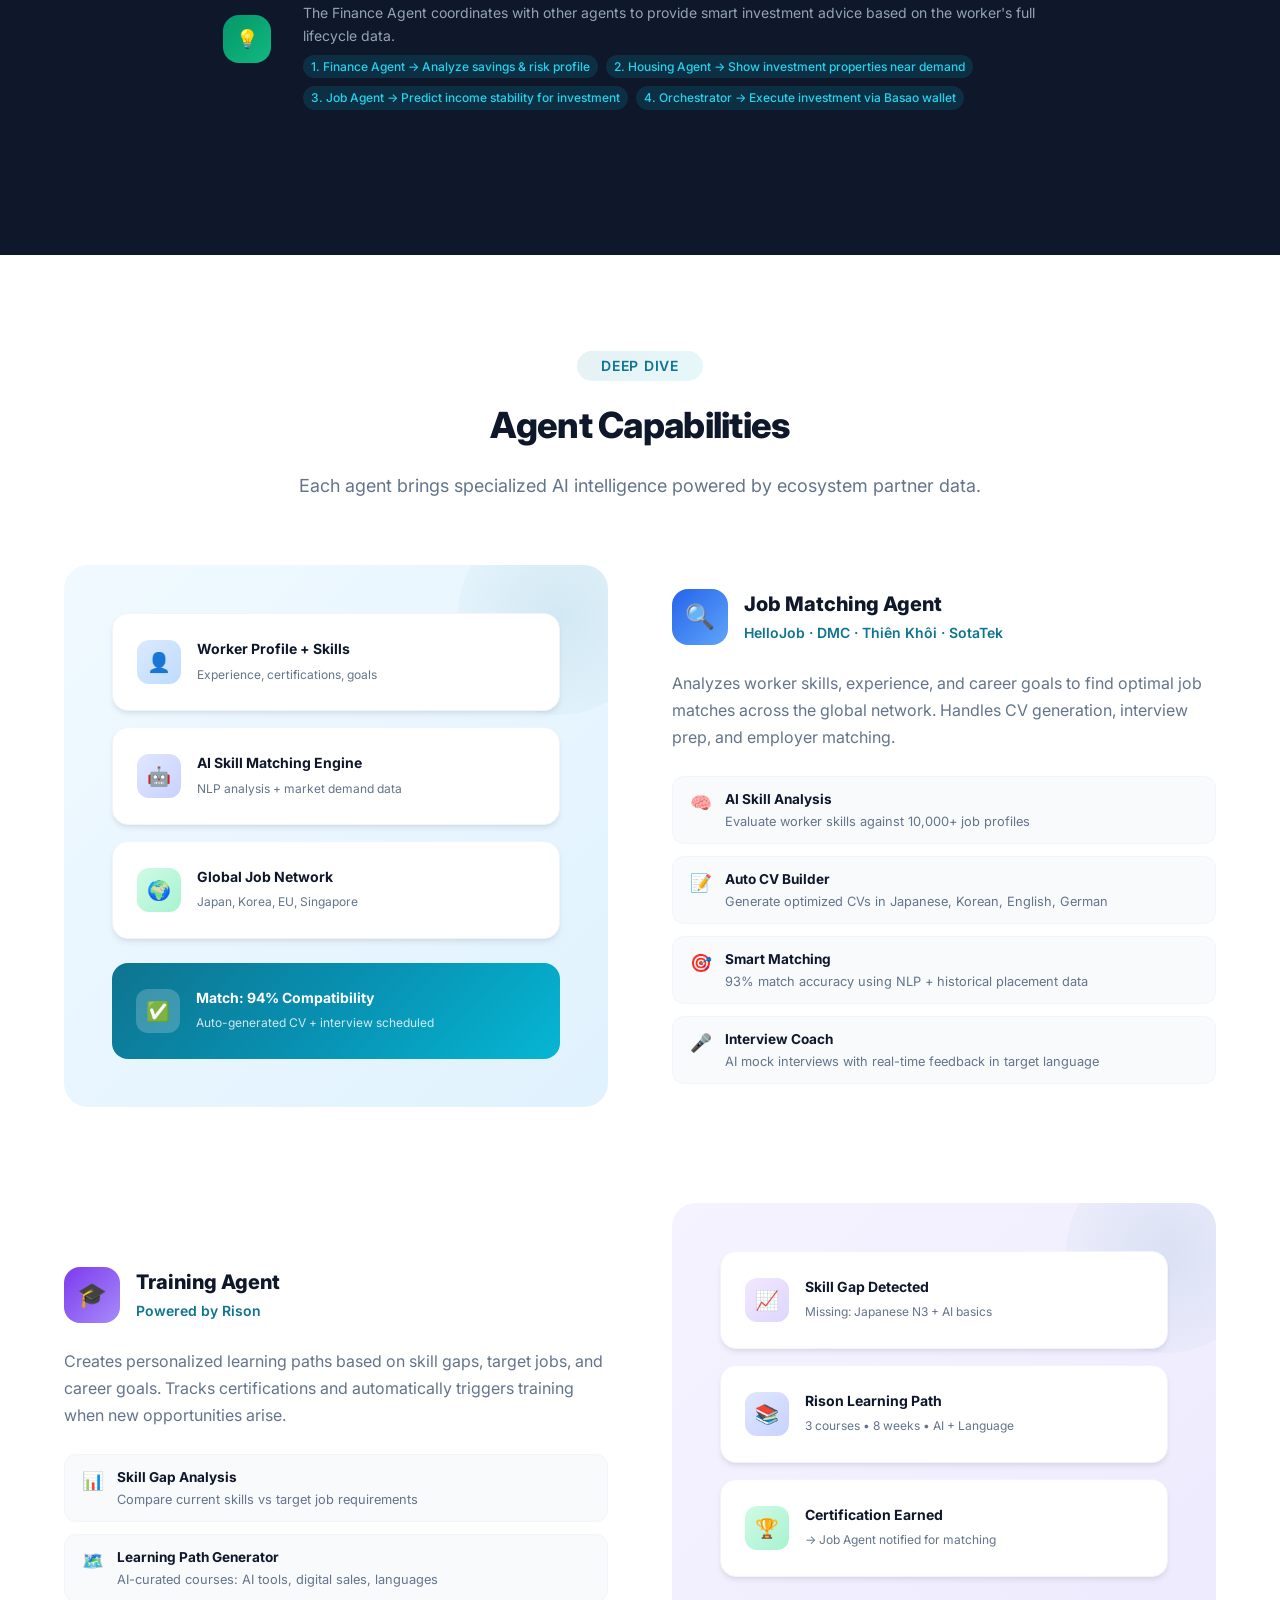
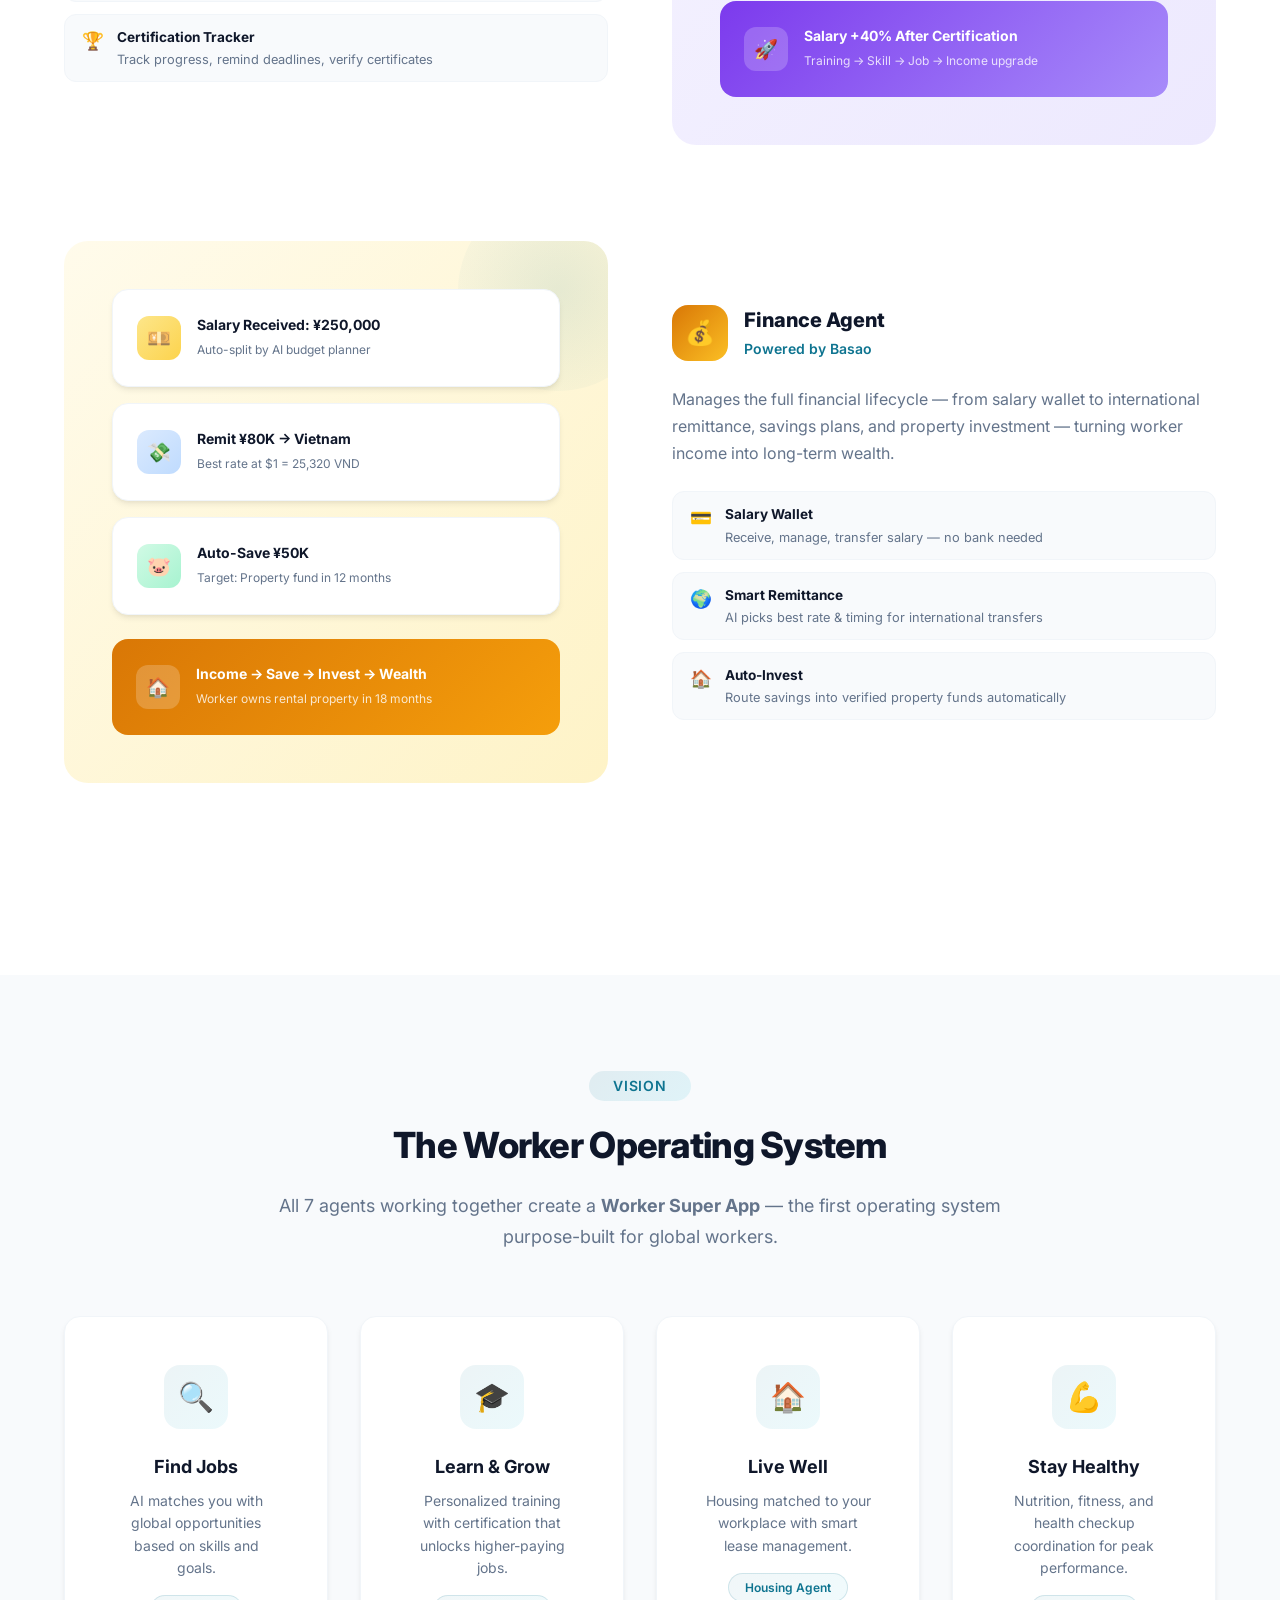
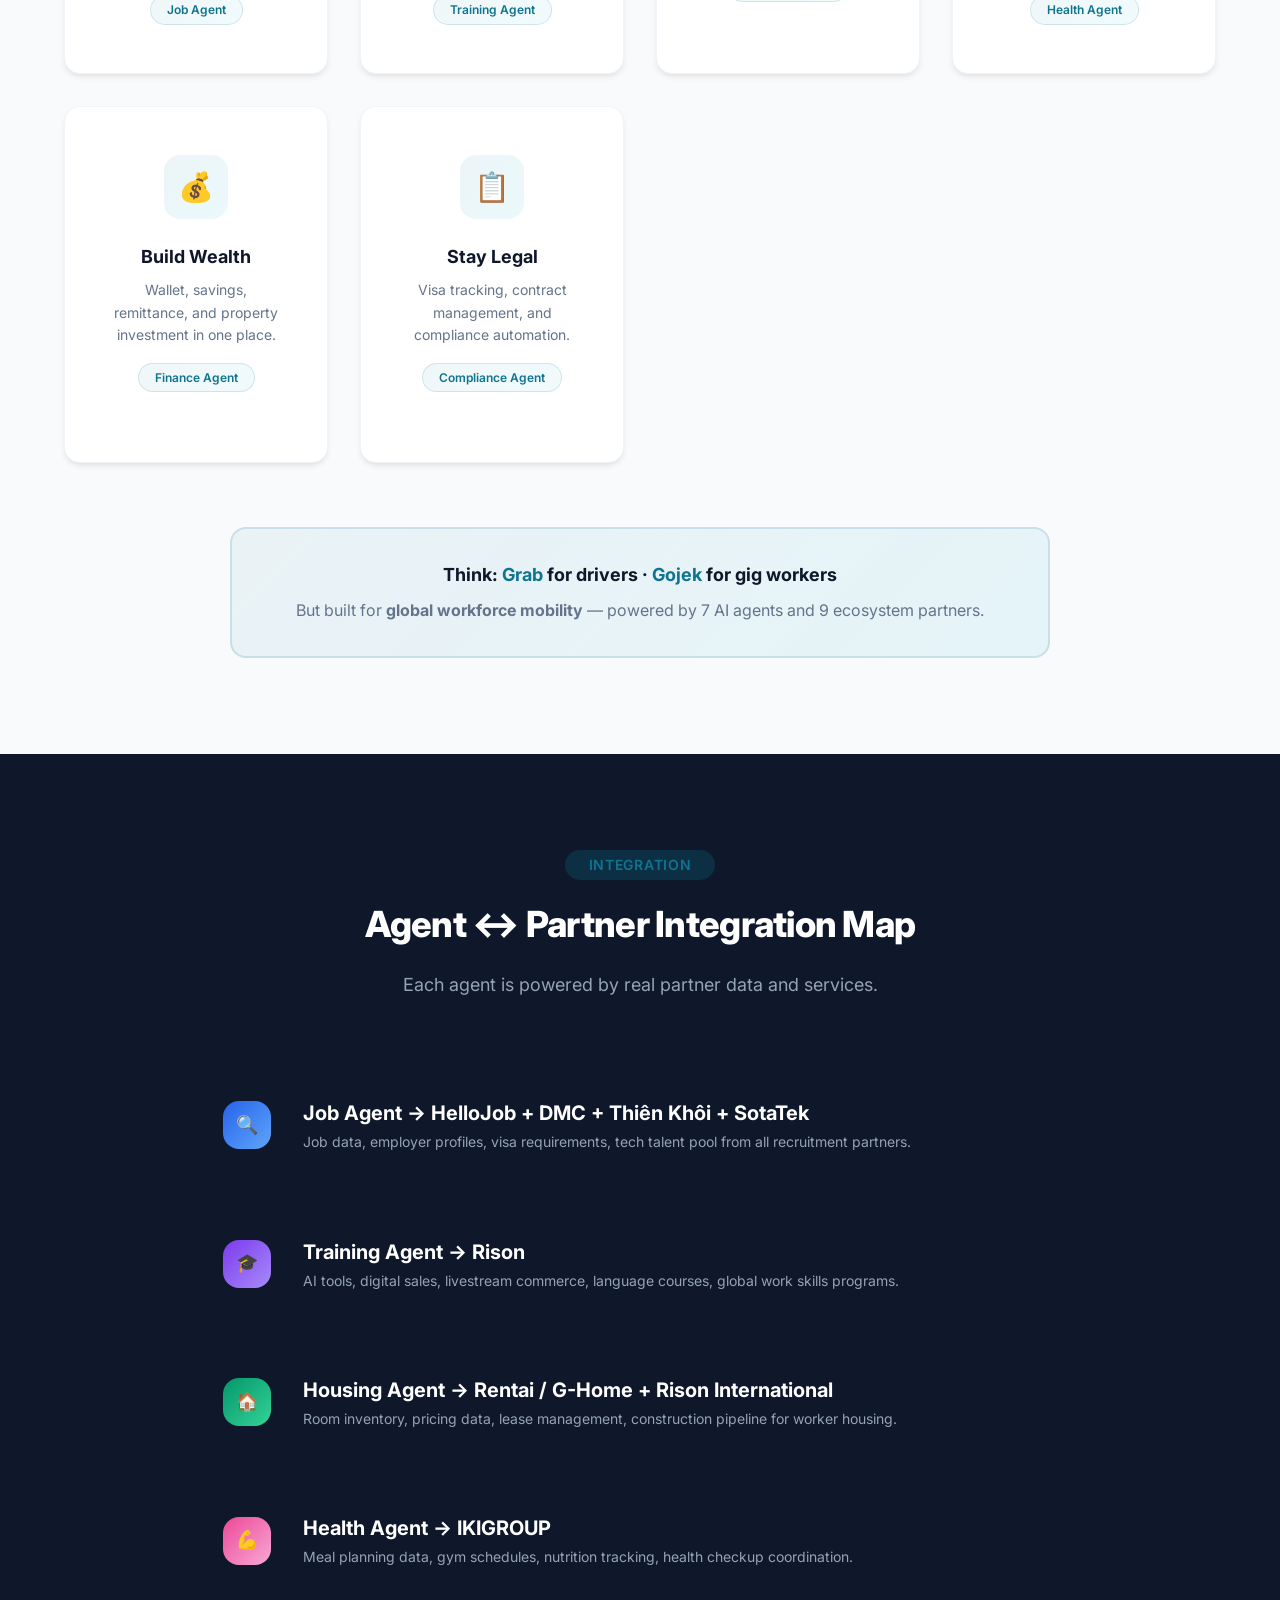
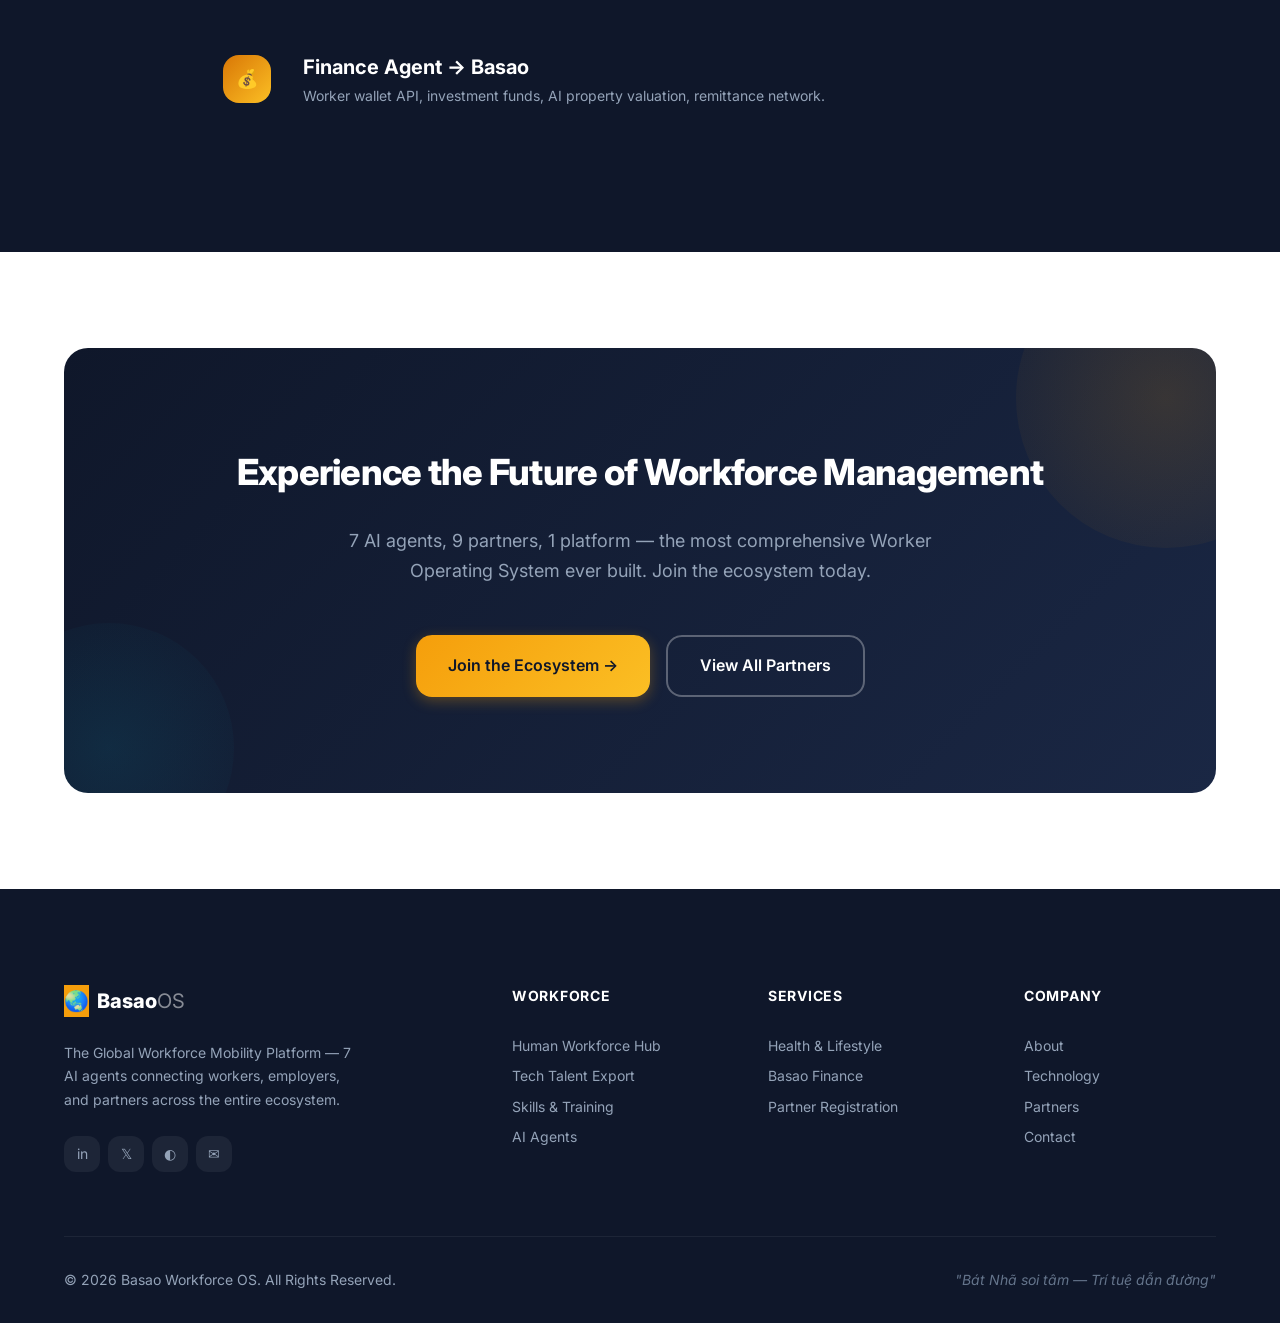
<file: ai-agents.html>
<!DOCTYPE html>
<html lang="en">

<head>
    <meta charset="UTF-8">
    <meta name="viewport" content="width=device-width, initial-scale=1.0">
    <meta name="description"
        content="Basao AI Agents — Intelligent agents connecting the entire workforce ecosystem: jobs, training, housing, health, and finance.">
    <title>AI Agents — Basao Workforce OS</title>
    <link rel="stylesheet" href="styles.css">
    <link rel="icon"
        href="data:image/svg+xml,<svg xmlns='http://www.w3.org/2000/svg' viewBox='0 0 100 100'><text y='.9em' font-size='90'>🌏</text></svg>">
    <style>
        /* Agent-specific styles */
        .agent-network {
            position: relative;
            display: flex;
            flex-direction: column;
            align-items: center;
            gap: 2rem;
            padding: 3rem 0;
        }

        .agent-hub {
            position: relative;
            width: 180px;
            height: 180px;
            border-radius: 50%;
            background: linear-gradient(135deg, #0e7490, #06b6d4);
            display: flex;
            flex-direction: column;
            align-items: center;
            justify-content: center;
            color: white;
            font-weight: 800;
            font-size: 1.1rem;
            z-index: 2;
            box-shadow: 0 0 60px rgba(6, 182, 212, 0.4), 0 0 120px rgba(6, 182, 212, 0.15);
            animation: hubPulse 3s ease-in-out infinite;
        }

        .agent-hub-icon {
            font-size: 2.5rem;
            margin-bottom: 0.5rem;
        }

        @keyframes hubPulse {

            0%,
            100% {
                box-shadow: 0 0 60px rgba(6, 182, 212, 0.4), 0 0 120px rgba(6, 182, 212, 0.15);
            }

            50% {
                box-shadow: 0 0 80px rgba(6, 182, 212, 0.6), 0 0 160px rgba(6, 182, 212, 0.25);
            }
        }

        .agent-ring {
            display: grid;
            grid-template-columns: repeat(3, 1fr);
            gap: 1.5rem;
            width: 100%;
            max-width: 900px;
        }

        .agent-node {
            background: var(--gray-50);
            border: 1px solid var(--gray-200);
            border-radius: var(--radius-xl);
            padding: 1.5rem;
            text-align: center;
            transition: all 0.3s ease;
            position: relative;
        }

        .agent-node:hover {
            transform: translateY(-4px);
            box-shadow: 0 12px 40px rgba(0, 0, 0, 0.1);
        }

        .agent-node-icon {
            width: 64px;
            height: 64px;
            border-radius: 50%;
            display: flex;
            align-items: center;
            justify-content: center;
            font-size: 1.8rem;
            margin: 0 auto 1rem;
        }

        .agent-node h4 {
            font-size: 1rem;
            font-weight: 700;
            margin-bottom: 0.25rem;
        }

        .agent-node .agent-partner {
            font-size: 0.75rem;
            font-weight: 600;
            color: var(--primary);
            text-transform: uppercase;
            letter-spacing: 0.05em;
            margin-bottom: 0.5rem;
        }

        .agent-node p {
            font-size: 0.85rem;
            color: var(--gray-500);
            line-height: 1.5;
        }

        .agent-status {
            display: inline-flex;
            align-items: center;
            gap: 0.35rem;
            font-size: 0.7rem;
            font-weight: 600;
            color: #059669;
            margin-top: 0.75rem;
        }

        .agent-status::before {
            content: '';
            width: 6px;
            height: 6px;
            background: #059669;
            border-radius: 50%;
            animation: blink 2s ease-in-out infinite;
        }

        @keyframes blink {

            0%,
            100% {
                opacity: 1;
            }

            50% {
                opacity: 0.3;
            }
        }

        /* Agent detail cards */
        .agent-detail {
            display: grid;
            grid-template-columns: 1fr 1fr;
            gap: var(--space-3xl);
            align-items: center;
            margin-bottom: var(--space-4xl);
        }

        .agent-detail:nth-child(even) .agent-detail-visual {
            order: -1;
        }

        .agent-detail-info {}

        .agent-detail-header {
            display: flex;
            align-items: center;
            gap: var(--space-md);
            margin-bottom: var(--space-lg);
        }

        .agent-detail-icon {
            width: 56px;
            height: 56px;
            min-width: 56px;
            border-radius: var(--radius-xl);
            display: flex;
            align-items: center;
            justify-content: center;
            font-size: 1.5rem;
        }

        .agent-detail-title h3 {
            font-size: var(--font-size-xl);
            font-weight: 800;
            color: var(--gray-900);
            margin-bottom: 0;
        }

        .agent-detail-title span {
            font-size: var(--font-size-sm);
            font-weight: 600;
            color: var(--primary);
        }

        .agent-capabilities {
            display: flex;
            flex-direction: column;
            gap: 0.75rem;
            margin-top: var(--space-lg);
        }

        .agent-capability {
            display: flex;
            align-items: flex-start;
            gap: 0.75rem;
            padding: 0.75rem 1rem;
            background: var(--gray-50);
            border-radius: var(--radius-lg);
            border: 1px solid var(--gray-100);
        }

        .agent-capability-icon {
            font-size: 1.1rem;
            min-width: 24px;
            text-align: center;
        }

        .agent-capability h5 {
            font-size: 0.85rem;
            font-weight: 700;
            color: var(--gray-900);
            margin-bottom: 0.15rem;
        }

        .agent-capability p {
            font-size: 0.8rem;
            color: var(--gray-500);
            line-height: 1.4;
            margin: 0;
        }

        .agent-detail-visual .ai-diagram {
            min-height: 320px;
        }

        /* Orchestration flow */
        .orchestration-flow {
            display: flex;
            align-items: center;
            justify-content: center;
            gap: 0;
            flex-wrap: wrap;
            margin-top: var(--space-2xl);
        }

        .orch-step {
            display: flex;
            flex-direction: column;
            align-items: center;
            gap: 0.5rem;
            padding: 1rem 1.5rem;
        }

        .orch-icon {
            width: 56px;
            height: 56px;
            border-radius: 50%;
            display: flex;
            align-items: center;
            justify-content: center;
            font-size: 1.5rem;
            color: white;
            font-weight: 700;
        }

        .orch-label {
            font-size: 0.8rem;
            font-weight: 700;
            color: var(--gray-700);
            text-align: center;
        }

        .orch-arrow {
            font-size: 1.5rem;
            color: var(--gray-300);
            font-weight: 300;
        }

        @media (max-width: 768px) {
            .agent-ring {
                grid-template-columns: 1fr 1fr;
            }

            .agent-detail {
                grid-template-columns: 1fr;
            }

            .agent-detail:nth-child(even) .agent-detail-visual {
                order: 0;
            }

            .orchestration-flow {
                flex-direction: column;
            }

            .orch-arrow {
                transform: rotate(90deg);
            }
        }
    </style>
</head>

<body>

    <!-- ========== HEADER ========== -->
    <header class="header scrolled" id="header">
        <div class="container">
            <a href="index.html" class="header-logo" style="color: var(--gray-900);">
                <div class="logo-icon">🌏</div>
                <span>Basao<span style="font-weight:400; opacity:0.7;">OS</span></span>
            </a>
            <nav class="header-nav" id="headerNav">
                <ul class="nav-links">
                    <li><a href="index.html">Home</a></li>
                    <li class="nav-dropdown">
                        <a href="#">Workforce</a>
                        <div class="dropdown-menu">
                            <a href="talent-import.html"><span class="dropdown-icon">🌍</span> Human Workforce Hub</a>
                            <a href="tech-export.html"><span class="dropdown-icon">💻</span> Tech Talent Export</a>
                            <a href="worker-training.html"><span class="dropdown-icon">🎓</span> Skills & Training</a>
                        </div>
                    </li>
                    <li class="nav-dropdown">
                        <a href="#">Services</a>
                        <div class="dropdown-menu">
                            <a href="worker-health.html"><span class="dropdown-icon">💪</span> Health & Lifestyle</a>
                            <a href="basao-finance.html"><span class="dropdown-icon">💰</span> Basao Finance</a>
                            <a href="ai-agents.html"><span class="dropdown-icon">🤖</span> AI Agents</a>
                        </div>
                    </li>
                    <li><a href="index.html#partners">Partners</a></li>
                </ul>
                <div class="nav-actions">
                    <a href="partner-register.html" class="btn btn-outline"
                        style="color: var(--primary); border-color: var(--primary);">Register</a>
                    <a href="partner-register.html" class="btn btn-accent">Get Started</a>
                </div>
            </nav>
            <button class="hamburger" id="hamburger" aria-label="Toggle menu">
                <span></span><span></span><span></span>
            </button>
        </div>
    </header>

    <!-- ========== HERO ========== -->
    <section class="hero" id="hero"
        style="min-height: 90vh; background: linear-gradient(135deg, #0f172a 0%, #1e293b 30%, #164e63 60%, #0e7490 100%);">
        <div class="hero-grid"></div>
        <div class="hero-floating">
            <div class="floating-badge">🤖 Job Agent → Matched 2,847 workers</div>
            <div class="floating-badge">🏠 Housing Agent → 98% placement</div>
            <div class="floating-badge">💰 Finance Agent → $12M managed</div>
            <div class="floating-badge">🎓 Training Agent → 1,200 certified</div>
        </div>
        <div class="container">
            <div class="hero-content" style="text-align: center; max-width: 850px; margin: 0 auto;">
                <span class="section-badge" style="background: rgba(255,255,255,0.15); color: var(--accent-light);">AI
                    Agent Network</span>
                <h1 style="font-size: var(--font-size-5xl);">Intelligent Agents <span
                        class="highlight">Connecting</span>
                    the Ecosystem</h1>
                <p style="margin: 0 auto var(--space-xl); max-width: 650px;">7 specialized AI agents working together
                    to coordinate jobs, training, housing, health, finance, compliance, and operations across the entire
                    Basao Workforce ecosystem.</p>

                <div
                    style="display: flex; justify-content: center; gap: 0.75rem; flex-wrap: wrap; margin-bottom: var(--space-2xl);">
                    <span class="tech-tag"
                        style="font-size: 0.85rem; padding: 0.4rem 1rem; background: rgba(255,255,255,0.1); color: rgba(255,255,255,0.9); border: 1px solid rgba(255,255,255,0.15);">Autonomous</span>
                    <span class="tech-tag"
                        style="font-size: 0.85rem; padding: 0.4rem 1rem; background: rgba(255,255,255,0.1); color: rgba(255,255,255,0.9); border: 1px solid rgba(255,255,255,0.15);">Multi-Agent</span>
                    <span class="tech-tag"
                        style="font-size: 0.85rem; padding: 0.4rem 1rem; background: rgba(255,255,255,0.1); color: rgba(255,255,255,0.9); border: 1px solid rgba(255,255,255,0.15);">Real-Time</span>
                    <span class="tech-tag"
                        style="font-size: 0.85rem; padding: 0.4rem 1rem; background: rgba(255,255,255,0.1); color: rgba(255,255,255,0.9); border: 1px solid rgba(255,255,255,0.15);">Cross-Partner</span>
                    <span class="tech-tag"
                        style="font-size: 0.85rem; padding: 0.4rem 1rem; background: rgba(6,182,212,0.25); color: #67e8f9; border: 1px solid rgba(6,182,212,0.3);">🔥
                        Worker OS</span>
                </div>

                <div class="hero-actions" style="justify-content: center;">
                    <a href="#agents" class="btn btn-accent btn-lg">Explore Agents →</a>
                    <a href="#orchestrator" class="btn btn-outline btn-lg">See Architecture</a>
                </div>

                <div class="hero-stats" style="justify-content: center; margin-top: var(--space-2xl);">
                    <div class="hero-stat">
                        <div class="stat-number" data-target="7">0</div>
                        <div class="stat-label">AI Agents</div>
                    </div>
                    <div class="hero-stat">
                        <div class="stat-number" data-target="9">0</div>
                        <div class="stat-label">Partners Connected</div>
                    </div>
                    <div class="hero-stat">
                        <div class="stat-number" data-target="24" data-suffix="/7">0</div>
                        <div class="stat-label">Autonomous Ops</div>
                    </div>
                </div>
            </div>
        </div>
    </section>

    <!-- ========== AGENT NETWORK OVERVIEW ========== -->
    <section class="section" id="agents">
        <div class="container">
            <div class="section-header reveal">
                <span class="section-badge">Agent Network</span>
                <h2>7 Agents, 1 Ecosystem</h2>
                <p>Each agent specializes in one domain but communicates with all others to deliver seamless workforce
                    mobility.</p>
            </div>

            <div class="agent-network reveal">
                <!-- Central Hub -->
                <div class="agent-hub">
                    <div class="agent-hub-icon">🧠</div>
                    Orchestrator
                </div>

                <!-- Agent Nodes -->
                <div class="agent-ring">
                    <div class="agent-node">
                        <div class="agent-node-icon" style="background: linear-gradient(135deg, #dbeafe, #bfdbfe);">🔍
                        </div>
                        <h4>Job Matching Agent</h4>
                        <div class="agent-partner">HelloJob · DMC · Thiên Khôi</div>
                        <p>AI-powered skill analysis, job recommendation, CV optimization, interview preparation</p>
                        <div class="agent-status">ACTIVE</div>
                    </div>

                    <div class="agent-node">
                        <div class="agent-node-icon" style="background: linear-gradient(135deg, #f3e8ff, #ddd6fe);">🎓
                        </div>
                        <h4>Training Agent</h4>
                        <div class="agent-partner">Rison</div>
                        <p>Personalized learning paths, skill gap analysis, certification tracking, course matching</p>
                        <div class="agent-status">ACTIVE</div>
                    </div>

                    <div class="agent-node">
                        <div class="agent-node-icon" style="background: linear-gradient(135deg, #d1fae5, #a7f3d0);">🏠
                        </div>
                        <h4>Housing Agent</h4>
                        <div class="agent-partner">Rentai · G-Home</div>
                        <p>Room matching, lease management, rent optimization, maintenance coordination</p>
                        <div class="agent-status">ACTIVE</div>
                    </div>

                    <div class="agent-node">
                        <div class="agent-node-icon" style="background: linear-gradient(135deg, #fef3c7, #fde68a);">💰
                        </div>
                        <h4>Finance Agent</h4>
                        <div class="agent-partner">Basao</div>
                        <p>Salary wallet, auto-saving, remittance, property investment, budget planning</p>
                        <div class="agent-status">ACTIVE</div>
                    </div>

                    <div class="agent-node">
                        <div class="agent-node-icon" style="background: linear-gradient(135deg, #fce7f3, #fbcfe8);">💪
                        </div>
                        <h4>Health Agent</h4>
                        <div class="agent-partner">IKIGROUP</div>
                        <p>Meal planning, fitness tracking, health checkup scheduling, wellness recommendations</p>
                        <div class="agent-status">ACTIVE</div>
                    </div>

                    <div class="agent-node">
                        <div class="agent-node-icon" style="background: linear-gradient(135deg, #fee2e2, #fecaca);">📋
                        </div>
                        <h4>Compliance Agent</h4>
                        <div class="agent-partner">DMC · SotaTek</div>
                        <p>Visa expiry alerts, contract renewal, labor law updates, document verification</p>
                        <div class="agent-status">ACTIVE</div>
                    </div>
                </div>
            </div>
        </div>
    </section>

    <!-- ========== ORCHESTRATOR ========== -->
    <section class="section section-dark" id="orchestrator">
        <div class="container">
            <div class="section-header reveal">
                <span class="section-badge" style="background: rgba(6,182,212,0.15);">Master Agent</span>
                <h2>🧠 The Orchestrator Agent</h2>
                <p>The central intelligence that coordinates all 7 agents — understanding worker context, predicting
                    needs, and triggering cross-agent actions automatically.</p>
            </div>

            <div class="orchestration-flow reveal">
                <div class="orch-step">
                    <div class="orch-icon" style="background: linear-gradient(135deg, #7c3aed, #a78bfa);">🎓</div>
                    <div class="orch-label">Training<br>Agent</div>
                </div>
                <div class="orch-arrow">→</div>
                <div class="orch-step">
                    <div class="orch-icon" style="background: linear-gradient(135deg, #2563eb, #60a5fa);">🔍</div>
                    <div class="orch-label">Job<br>Agent</div>
                </div>
                <div class="orch-arrow">→</div>
                <div class="orch-step">
                    <div class="orch-icon" style="background: linear-gradient(135deg, #059669, #34d399);">🏠</div>
                    <div class="orch-label">Housing<br>Agent</div>
                </div>
                <div class="orch-arrow">→</div>
                <div class="orch-step">
                    <div class="orch-icon" style="background: linear-gradient(135deg, #ec4899, #f9a8d4);">💪</div>
                    <div class="orch-label">Health<br>Agent</div>
                </div>
                <div class="orch-arrow">→</div>
                <div class="orch-step">
                    <div class="orch-icon" style="background: linear-gradient(135deg, #d97706, #fbbf24);">💰</div>
                    <div class="orch-label">Finance<br>Agent</div>
                </div>
            </div>

            <div class="tech-layers stagger-children" style="max-width: 900px; margin-top: var(--space-3xl);">
                <div class="tech-layer">
                    <div class="tech-layer-number" style="background: linear-gradient(135deg, #0e7490, #06b6d4);">🧠
                    </div>
                    <div class="tech-layer-content">
                        <h3>Example: Worker Lands a New Job in Japan</h3>
                        <p>When a worker gets matched to a job, the Orchestrator automatically triggers a chain of
                            agent actions across the entire ecosystem.</p>
                        <div class="tech-tags" style="margin-top: var(--space-sm);">
                            <span class="tech-tag">1. Training Agent → Schedule language course</span>
                            <span class="tech-tag">2. Compliance Agent → Start visa process</span>
                            <span class="tech-tag">3. Housing Agent → Find housing near workplace</span>
                            <span class="tech-tag">4. Health Agent → Register health insurance</span>
                            <span class="tech-tag">5. Finance Agent → Setup salary wallet + remittance</span>
                        </div>
                    </div>
                </div>
                <div class="tech-layer">
                    <div class="tech-layer-number" style="background: linear-gradient(135deg, #d97706, #fbbf24);">⚡
                    </div>
                    <div class="tech-layer-content">
                        <h3>Example: Worker's Visa Expiring in 30 Days</h3>
                        <p>The Compliance Agent detects the expiry and coordinates with other agents to take proactive
                            action.</p>
                        <div class="tech-tags" style="margin-top: var(--space-sm);">
                            <span class="tech-tag">1. Compliance Agent → Alert worker & employer</span>
                            <span class="tech-tag">2. Job Agent → Check new opportunities if needed</span>
                            <span class="tech-tag">3. Finance Agent → Review savings for extension costs</span>
                            <span class="tech-tag">4. Housing Agent → Adjust lease if contract changes</span>
                        </div>
                    </div>
                </div>
                <div class="tech-layer">
                    <div class="tech-layer-number" style="background: linear-gradient(135deg, #059669, #10b981);">💡
                    </div>
                    <div class="tech-layer-content">
                        <h3>Example: Worker Wants to Invest Savings</h3>
                        <p>The Finance Agent coordinates with other agents to provide smart investment advice based on
                            the worker's full lifecycle data.</p>
                        <div class="tech-tags" style="margin-top: var(--space-sm);">
                            <span class="tech-tag">1. Finance Agent → Analyze savings & risk profile</span>
                            <span class="tech-tag">2. Housing Agent → Show investment properties near demand</span>
                            <span class="tech-tag">3. Job Agent → Predict income stability for investment</span>
                            <span class="tech-tag">4. Orchestrator → Execute investment via Basao wallet</span>
                        </div>
                    </div>
                </div>
            </div>
        </div>
    </section>

    <!-- ========== DETAILED AGENTS ========== -->
    <section class="section" id="agent-details">
        <div class="container">
            <div class="section-header reveal">
                <span class="section-badge">Deep Dive</span>
                <h2>Agent Capabilities</h2>
                <p>Each agent brings specialized AI intelligence powered by ecosystem partner data.</p>
            </div>

            <!-- Agent 1: Job Matching -->
            <div class="agent-detail reveal">
                <div class="agent-detail-info">
                    <div class="agent-detail-header">
                        <div class="agent-detail-icon"
                            style="background: linear-gradient(135deg, #2563eb, #60a5fa); color: white;">🔍</div>
                        <div class="agent-detail-title">
                            <h3>Job Matching Agent</h3>
                            <span>HelloJob · DMC · Thiên Khôi · SotaTek</span>
                        </div>
                    </div>
                    <p style="color: var(--gray-500); line-height: 1.7;">Analyzes worker skills, experience, and
                        career goals to find optimal job matches across the global network. Handles CV generation,
                        interview prep, and employer matching.</p>
                    <div class="agent-capabilities">
                        <div class="agent-capability">
                            <div class="agent-capability-icon">🧠</div>
                            <div>
                                <h5>AI Skill Analysis</h5>
                                <p>Evaluate worker skills against 10,000+ job profiles</p>
                            </div>
                        </div>
                        <div class="agent-capability">
                            <div class="agent-capability-icon">📝</div>
                            <div>
                                <h5>Auto CV Builder</h5>
                                <p>Generate optimized CVs in Japanese, Korean, English, German</p>
                            </div>
                        </div>
                        <div class="agent-capability">
                            <div class="agent-capability-icon">🎯</div>
                            <div>
                                <h5>Smart Matching</h5>
                                <p>93% match accuracy using NLP + historical placement data</p>
                            </div>
                        </div>
                        <div class="agent-capability">
                            <div class="agent-capability-icon">🎤</div>
                            <div>
                                <h5>Interview Coach</h5>
                                <p>AI mock interviews with real-time feedback in target language</p>
                            </div>
                        </div>
                    </div>
                </div>
                <div class="agent-detail-visual">
                    <div class="ai-diagram">
                        <div class="ai-node">
                            <div class="ai-node-icon" style="background: linear-gradient(135deg, #dbeafe, #bfdbfe);">
                                👤</div>
                            <div class="ai-node-text">
                                <h5>Worker Profile + Skills</h5>
                                <span>Experience, certifications, goals</span>
                            </div>
                        </div>
                        <div class="ai-node">
                            <div class="ai-node-icon" style="background: linear-gradient(135deg, #e0e7ff, #c7d2fe);">
                                🤖</div>
                            <div class="ai-node-text">
                                <h5>AI Skill Matching Engine</h5>
                                <span>NLP analysis + market demand data</span>
                            </div>
                        </div>
                        <div class="ai-node">
                            <div class="ai-node-icon" style="background: linear-gradient(135deg, #d1fae5, #a7f3d0);">
                                🌍</div>
                            <div class="ai-node-text">
                                <h5>Global Job Network</h5>
                                <span>Japan, Korea, EU, Singapore</span>
                            </div>
                        </div>
                        <div class="ai-match-result">
                            <div class="match-icon">✅</div>
                            <div>
                                <h5>Match: 94% Compatibility</h5>
                                <span>Auto-generated CV + interview scheduled</span>
                            </div>
                        </div>
                    </div>
                </div>
            </div>

            <!-- Agent 2: Training -->
            <div class="agent-detail reveal">
                <div class="agent-detail-info">
                    <div class="agent-detail-header">
                        <div class="agent-detail-icon"
                            style="background: linear-gradient(135deg, #7c3aed, #a78bfa); color: white;">🎓</div>
                        <div class="agent-detail-title">
                            <h3>Training Agent</h3>
                            <span>Powered by Rison</span>
                        </div>
                    </div>
                    <p style="color: var(--gray-500); line-height: 1.7;">Creates personalized learning paths based on
                        skill gaps, target jobs, and career goals. Tracks certifications and automatically triggers
                        training when new opportunities arise.</p>
                    <div class="agent-capabilities">
                        <div class="agent-capability">
                            <div class="agent-capability-icon">📊</div>
                            <div>
                                <h5>Skill Gap Analysis</h5>
                                <p>Compare current skills vs target job requirements</p>
                            </div>
                        </div>
                        <div class="agent-capability">
                            <div class="agent-capability-icon">🗺️</div>
                            <div>
                                <h5>Learning Path Generator</h5>
                                <p>AI-curated courses: AI tools, digital sales, languages</p>
                            </div>
                        </div>
                        <div class="agent-capability">
                            <div class="agent-capability-icon">🏆</div>
                            <div>
                                <h5>Certification Tracker</h5>
                                <p>Track progress, remind deadlines, verify certificates</p>
                            </div>
                        </div>
                    </div>
                </div>
                <div class="agent-detail-visual">
                    <div class="ai-diagram" style="background: linear-gradient(135deg, #f5f3ff, #ede9fe);">
                        <div class="ai-node">
                            <div class="ai-node-icon" style="background: linear-gradient(135deg, #f3e8ff, #ddd6fe);">
                                📈</div>
                            <div class="ai-node-text">
                                <h5>Skill Gap Detected</h5>
                                <span>Missing: Japanese N3 + AI basics</span>
                            </div>
                        </div>
                        <div class="ai-node">
                            <div class="ai-node-icon" style="background: linear-gradient(135deg, #e0e7ff, #c7d2fe);">
                                📚</div>
                            <div class="ai-node-text">
                                <h5>Rison Learning Path</h5>
                                <span>3 courses • 8 weeks • AI + Language</span>
                            </div>
                        </div>
                        <div class="ai-node">
                            <div class="ai-node-icon" style="background: linear-gradient(135deg, #d1fae5, #a7f3d0);">
                                🏆</div>
                            <div class="ai-node-text">
                                <h5>Certification Earned</h5>
                                <span>→ Job Agent notified for matching</span>
                            </div>
                        </div>
                        <div class="ai-match-result" style="background: linear-gradient(135deg, #7c3aed, #a78bfa);">
                            <div class="match-icon">🚀</div>
                            <div>
                                <h5>Salary +40% After Certification</h5>
                                <span>Training → Skill → Job → Income upgrade</span>
                            </div>
                        </div>
                    </div>
                </div>
            </div>

            <!-- Agent 3: Finance -->
            <div class="agent-detail reveal">
                <div class="agent-detail-info">
                    <div class="agent-detail-header">
                        <div class="agent-detail-icon"
                            style="background: linear-gradient(135deg, #d97706, #fbbf24); color: white;">💰</div>
                        <div class="agent-detail-title">
                            <h3>Finance Agent</h3>
                            <span>Powered by Basao</span>
                        </div>
                    </div>
                    <p style="color: var(--gray-500); line-height: 1.7;">Manages the full financial lifecycle — from
                        salary wallet to international remittance, savings plans, and property investment — turning
                        worker income into long-term wealth.</p>
                    <div class="agent-capabilities">
                        <div class="agent-capability">
                            <div class="agent-capability-icon">💳</div>
                            <div>
                                <h5>Salary Wallet</h5>
                                <p>Receive, manage, transfer salary — no bank needed</p>
                            </div>
                        </div>
                        <div class="agent-capability">
                            <div class="agent-capability-icon">🌍</div>
                            <div>
                                <h5>Smart Remittance</h5>
                                <p>AI picks best rate & timing for international transfers</p>
                            </div>
                        </div>
                        <div class="agent-capability">
                            <div class="agent-capability-icon">🏠</div>
                            <div>
                                <h5>Auto-Invest</h5>
                                <p>Route savings into verified property funds automatically</p>
                            </div>
                        </div>
                    </div>
                </div>
                <div class="agent-detail-visual">
                    <div class="ai-diagram" style="background: linear-gradient(135deg, #fffbeb, #fef3c7);">
                        <div class="ai-node">
                            <div class="ai-node-icon" style="background: linear-gradient(135deg, #fde68a, #fcd34d);">
                                💴</div>
                            <div class="ai-node-text">
                                <h5>Salary Received: ¥250,000</h5>
                                <span>Auto-split by AI budget planner</span>
                            </div>
                        </div>
                        <div class="ai-node">
                            <div class="ai-node-icon" style="background: linear-gradient(135deg, #dbeafe, #bfdbfe);">
                                💸</div>
                            <div class="ai-node-text">
                                <h5>Remit ¥80K → Vietnam</h5>
                                <span>Best rate at $1 = 25,320 VND</span>
                            </div>
                        </div>
                        <div class="ai-node">
                            <div class="ai-node-icon" style="background: linear-gradient(135deg, #d1fae5, #a7f3d0);">
                                🐷</div>
                            <div class="ai-node-text">
                                <h5>Auto-Save ¥50K</h5>
                                <span>Target: Property fund in 12 months</span>
                            </div>
                        </div>
                        <div class="ai-match-result" style="background: linear-gradient(135deg, #d97706, #f59e0b);">
                            <div class="match-icon">🏠</div>
                            <div>
                                <h5>Income → Save → Invest → Wealth</h5>
                                <span>Worker owns rental property in 18 months</span>
                            </div>
                        </div>
                    </div>
                </div>
            </div>
        </div>
    </section>

    <!-- ========== WORKER SUPER APP VISION ========== -->
    <section class="section section-alt" id="superapp">
        <div class="container">
            <div class="section-header reveal" style="max-width: 800px;">
                <span class="section-badge">Vision</span>
                <h2>The Worker Operating System</h2>
                <p>All 7 agents working together create a <strong>Worker Super App</strong> — the first operating
                    system purpose-built for global workers.</p>
            </div>

            <div class="flow-grid stagger-children"
                style="grid-template-columns: repeat(4, 1fr); margin-top: var(--space-2xl);">
                <div class="flow-card">
                    <div class="flow-icon">🔍</div>
                    <h3>Find Jobs</h3>
                    <p>AI matches you with global opportunities based on skills and goals.</p>
                    <span class="partner-tag">Job Agent</span>
                </div>
                <div class="flow-card">
                    <div class="flow-icon">🎓</div>
                    <h3>Learn & Grow</h3>
                    <p>Personalized training with certification that unlocks higher-paying jobs.</p>
                    <span class="partner-tag">Training Agent</span>
                </div>
                <div class="flow-card">
                    <div class="flow-icon">🏠</div>
                    <h3>Live Well</h3>
                    <p>Housing matched to your workplace with smart lease management.</p>
                    <span class="partner-tag">Housing Agent</span>
                </div>
                <div class="flow-card">
                    <div class="flow-icon">💪</div>
                    <h3>Stay Healthy</h3>
                    <p>Nutrition, fitness, and health checkup coordination for peak performance.</p>
                    <span class="partner-tag">Health Agent</span>
                </div>
                <div class="flow-card">
                    <div class="flow-icon">💰</div>
                    <h3>Build Wealth</h3>
                    <p>Wallet, savings, remittance, and property investment in one place.</p>
                    <span class="partner-tag">Finance Agent</span>
                </div>
                <div class="flow-card">
                    <div class="flow-icon">📋</div>
                    <h3>Stay Legal</h3>
                    <p>Visa tracking, contract management, and compliance automation.</p>
                    <span class="partner-tag">Compliance Agent</span>
                </div>
                <div class="flow-card">
                    <div class="flow-icon">🧠</div>
                    <h3>AI Assistant</h3>
                    <p>The Orchestrator predicts your needs and coordinates everything automatically.</p>
                    <span class="partner-tag">Orchestrator</span>
                </div>
                <div class="flow-card">
                    <div class="flow-icon">🌐</div>
                    <h3>Community</h3>
                    <p>Connect with other workers, share experiences, and access legal support.</p>
                    <span class="partner-tag">Platform</span>
                </div>
            </div>

            <div class="reveal" style="text-align: center; margin-top: var(--space-3xl);">
                <div
                    style="display: inline-block; background: linear-gradient(135deg, rgba(14,116,144,0.06), rgba(6,182,212,0.08)); border: 2px solid rgba(14,116,144,0.15); border-radius: var(--radius-xl); padding: var(--space-xl) var(--space-3xl);">
                    <p
                        style="font-size: var(--font-size-lg); font-weight: 700; color: var(--gray-900); margin-bottom: 0.5rem;">
                        Think: <span style="color: var(--primary);">Grab</span> for drivers · <span
                            style="color: var(--primary);">Gojek</span> for gig workers
                    </p>
                    <p style="font-size: var(--font-size-md); color: var(--gray-500); margin: 0;">
                        But built for <strong>global workforce mobility</strong> — powered by 7 AI agents and 9
                        ecosystem partners.
                    </p>
                </div>
            </div>
        </div>
    </section>

    <!-- ========== PARTNER INTEGRATION ========== -->
    <section class="section section-dark">
        <div class="container">
            <div class="section-header reveal">
                <span class="section-badge" style="background: rgba(6,182,212,0.15);">Integration</span>
                <h2>Agent ↔ Partner Integration Map</h2>
                <p>Each agent is powered by real partner data and services.</p>
            </div>

            <div class="tech-layers stagger-children" style="max-width: 900px;">
                <div class="tech-layer">
                    <div class="tech-layer-number" style="background: linear-gradient(135deg, #2563eb, #60a5fa);">🔍
                    </div>
                    <div class="tech-layer-content">
                        <h3>Job Agent → HelloJob + DMC + Thiên Khôi + SotaTek</h3>
                        <p>Job data, employer profiles, visa requirements, tech talent pool from all recruitment
                            partners.</p>
                    </div>
                </div>
                <div class="tech-layer">
                    <div class="tech-layer-number" style="background: linear-gradient(135deg, #7c3aed, #a78bfa);">🎓
                    </div>
                    <div class="tech-layer-content">
                        <h3>Training Agent → Rison</h3>
                        <p>AI tools, digital sales, livestream commerce, language courses, global work skills programs.
                        </p>
                    </div>
                </div>
                <div class="tech-layer">
                    <div class="tech-layer-number" style="background: linear-gradient(135deg, #059669, #34d399);">🏠
                    </div>
                    <div class="tech-layer-content">
                        <h3>Housing Agent → Rentai / G-Home + Rison International</h3>
                        <p>Room inventory, pricing data, lease management, construction pipeline for worker housing.</p>
                    </div>
                </div>
                <div class="tech-layer">
                    <div class="tech-layer-number" style="background: linear-gradient(135deg, #ec4899, #f9a8d4);">💪
                    </div>
                    <div class="tech-layer-content">
                        <h3>Health Agent → IKIGROUP</h3>
                        <p>Meal planning data, gym schedules, nutrition tracking, health checkup coordination.</p>
                    </div>
                </div>
                <div class="tech-layer">
                    <div class="tech-layer-number" style="background: linear-gradient(135deg, #d97706, #fbbf24);">💰
                    </div>
                    <div class="tech-layer-content">
                        <h3>Finance Agent → Basao</h3>
                        <p>Worker wallet API, investment funds, AI property valuation, remittance network.</p>
                    </div>
                </div>
            </div>
        </div>
    </section>

    <!-- ========== CTA ========== -->
    <section class="section cta-section" id="cta">
        <div class="container">
            <div class="cta-card reveal">
                <h2>Experience the Future of Workforce Management</h2>
                <p>7 AI agents, 9 partners, 1 platform — the most comprehensive Worker Operating System ever built.
                    Join the ecosystem today.</p>
                <div class="cta-actions">
                    <a href="partner-register.html" class="btn btn-accent btn-lg">Join the Ecosystem →</a>
                    <a href="index.html#partners" class="btn btn-outline btn-lg">View All Partners</a>
                </div>
            </div>
        </div>
    </section>

    <!-- ========== FOOTER ========== -->
    <footer class="footer">
        <div class="container">
            <div class="footer-grid">
                <div class="footer-brand">
                    <div class="footer-logo">
                        <div class="logo-icon" style="background: var(--accent);">🌏</div>
                        <span>Basao<span style="font-weight:400; opacity:0.5;">OS</span></span>
                    </div>
                    <p>The Global Workforce Mobility Platform — 7 AI agents connecting workers, employers, and partners
                        across the entire ecosystem.</p>
                    <div class="footer-socials">
                        <a href="#" class="footer-social" aria-label="LinkedIn">in</a>
                        <a href="#" class="footer-social" aria-label="Twitter">𝕏</a>
                        <a href="#" class="footer-social" aria-label="GitHub">◐</a>
                        <a href="#" class="footer-social" aria-label="Email">✉</a>
                    </div>
                </div>
                <div class="footer-col">
                    <h4>Workforce</h4>
                    <a href="talent-import.html">Human Workforce Hub</a>
                    <a href="tech-export.html">Tech Talent Export</a>
                    <a href="worker-training.html">Skills & Training</a>
                    <a href="ai-agents.html">AI Agents</a>
                </div>
                <div class="footer-col">
                    <h4>Services</h4>
                    <a href="worker-health.html">Health & Lifestyle</a>
                    <a href="basao-finance.html">Basao Finance</a>
                    <a href="partner-register.html">Partner Registration</a>
                </div>
                <div class="footer-col">
                    <h4>Company</h4>
                    <a href="index.html">About</a>
                    <a href="index.html#technology">Technology</a>
                    <a href="index.html#partners">Partners</a>
                    <a href="#cta">Contact</a>
                </div>
            </div>
            <div class="footer-bottom">
                <p>© 2026 Basao Workforce OS. All Rights Reserved.</p>
                <p class="footer-quote">"Bát Nhã soi tâm — Trí tuệ dẫn đường"</p>
            </div>
        </div>
    </footer>

    <script src="script.js"></script>
</body>

</html>
</file>
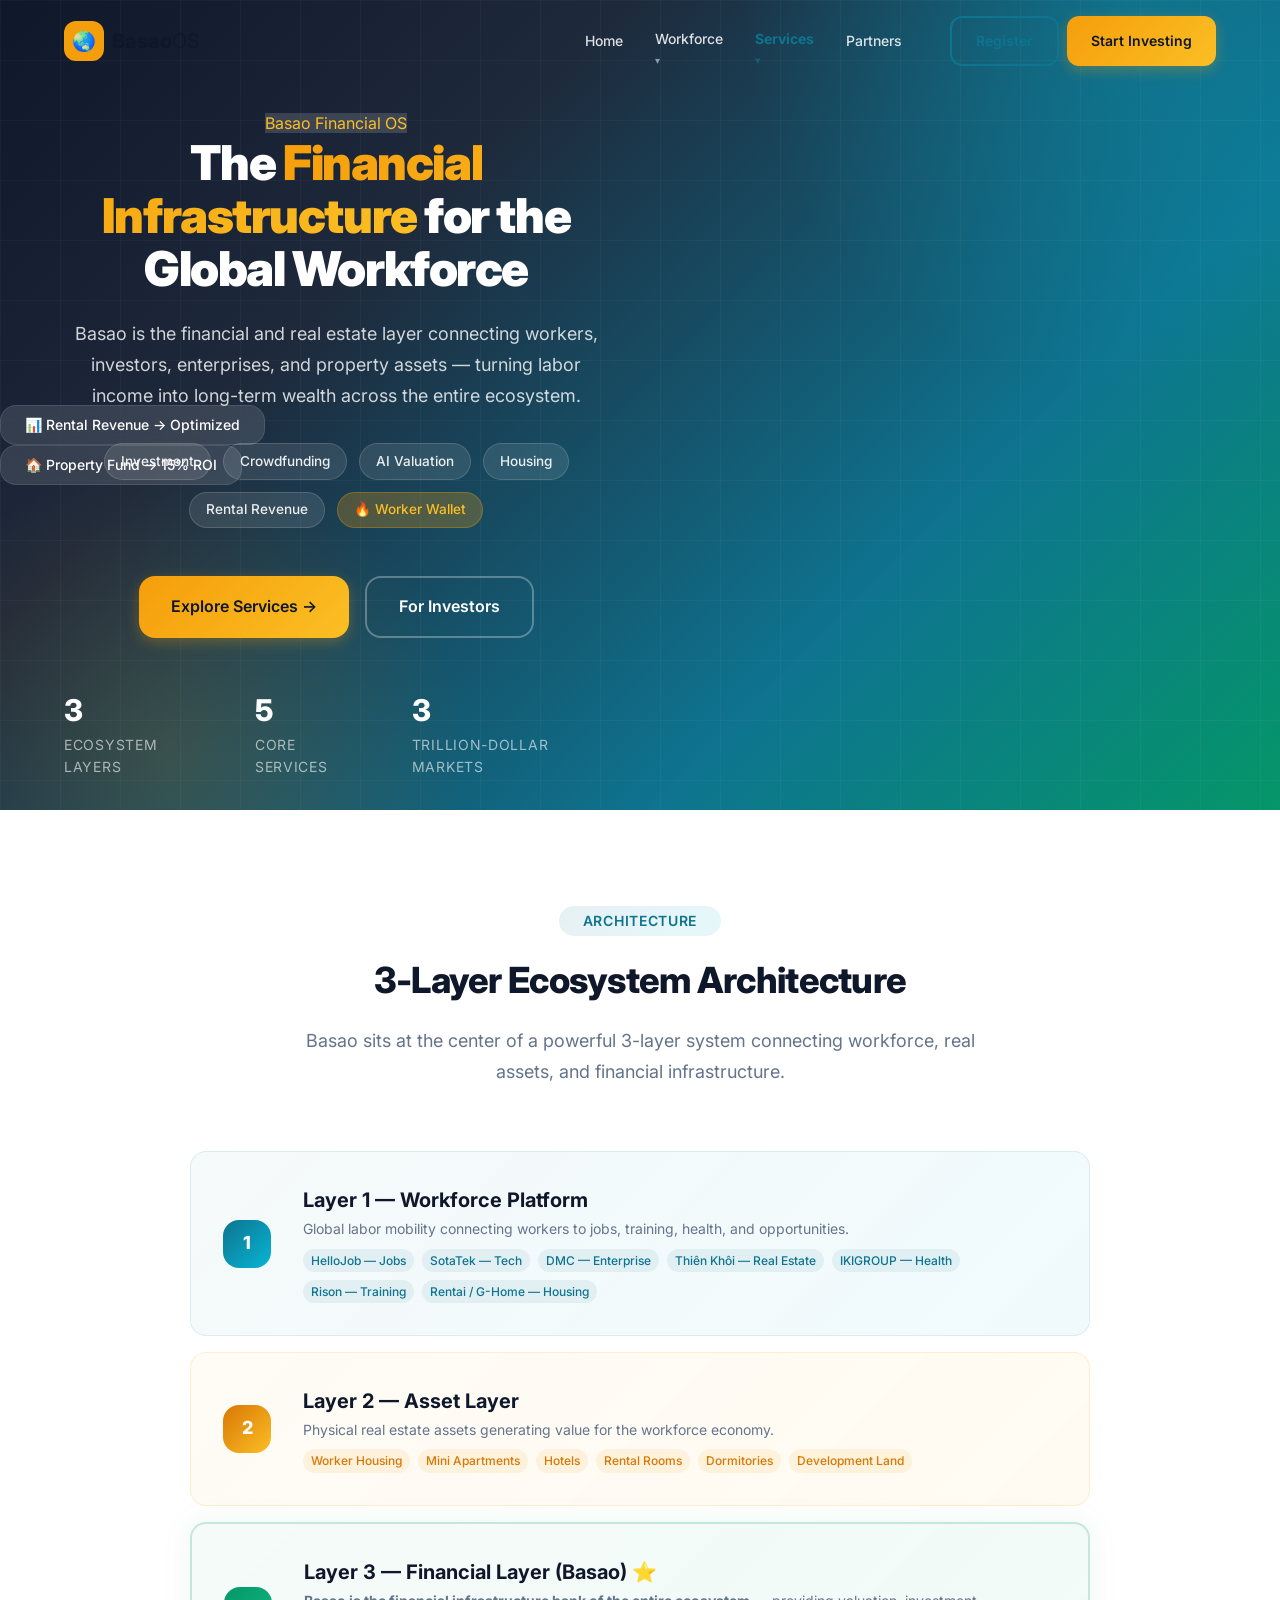
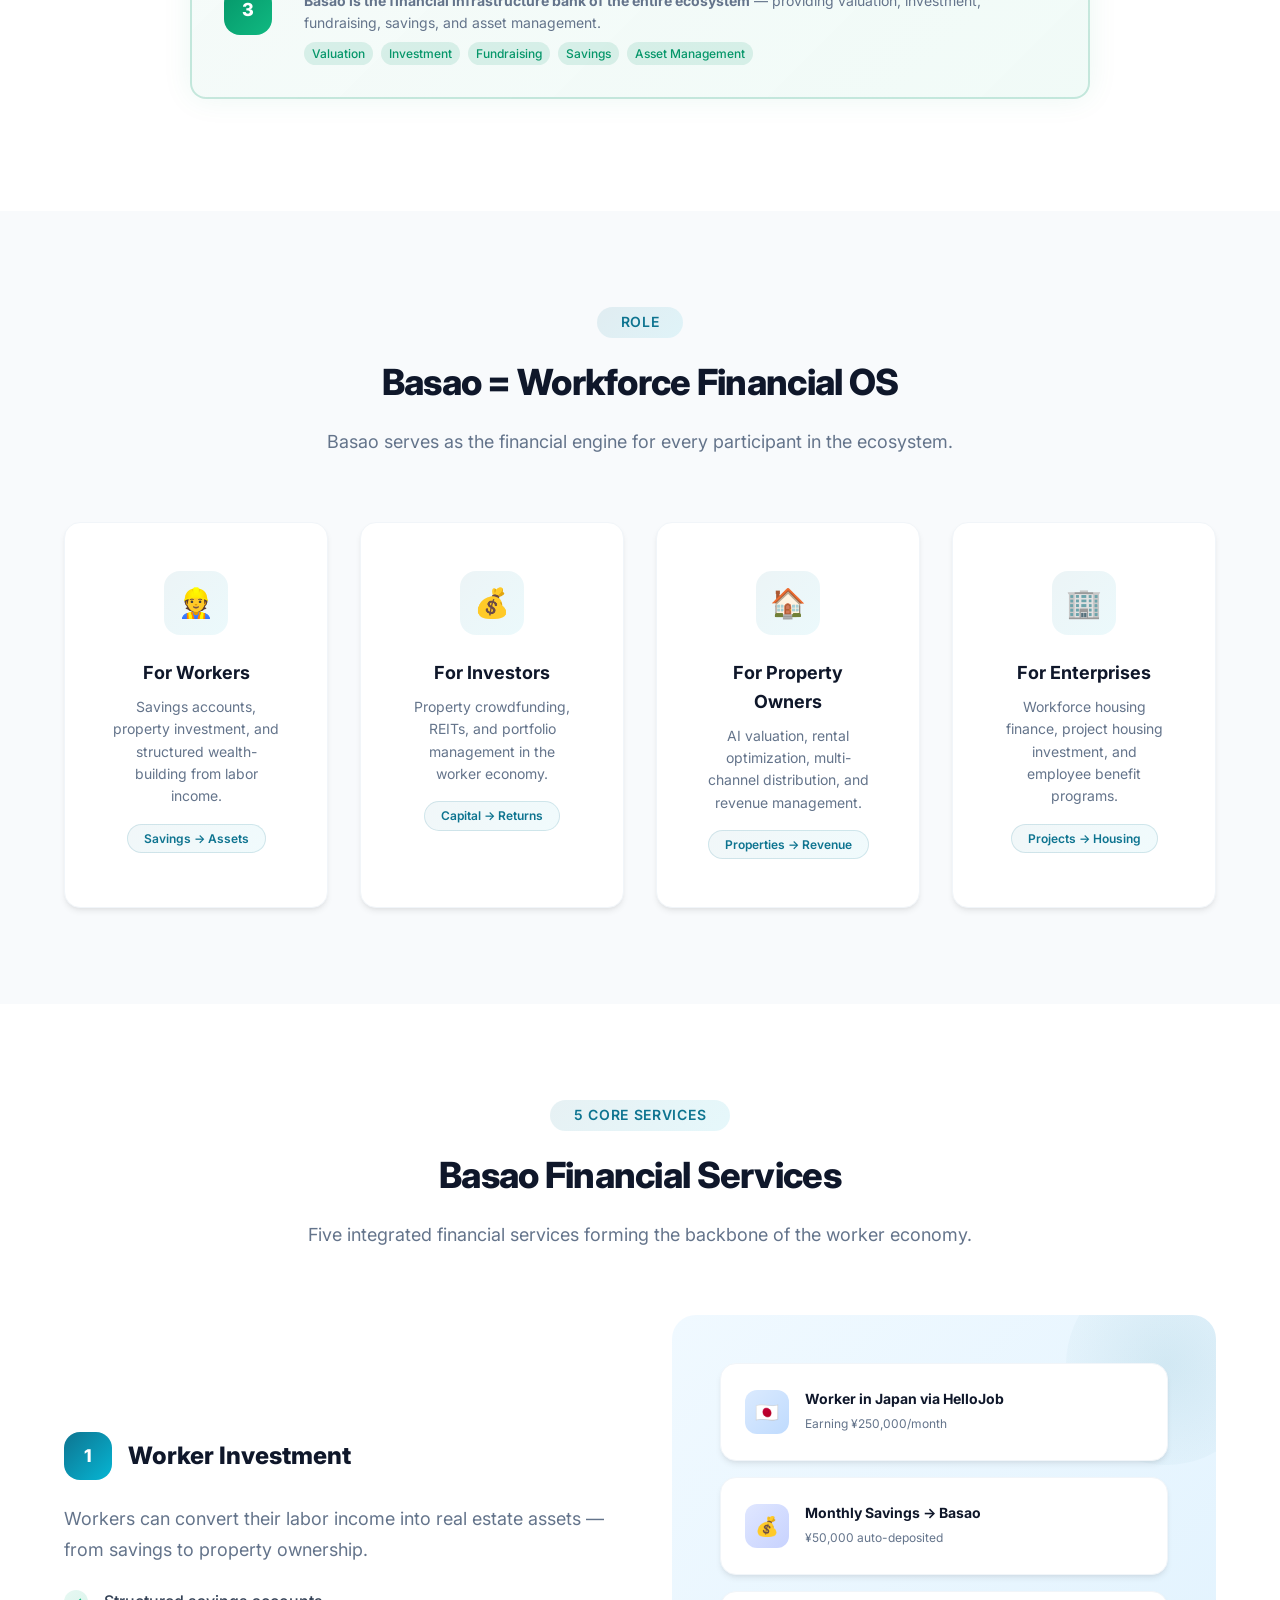
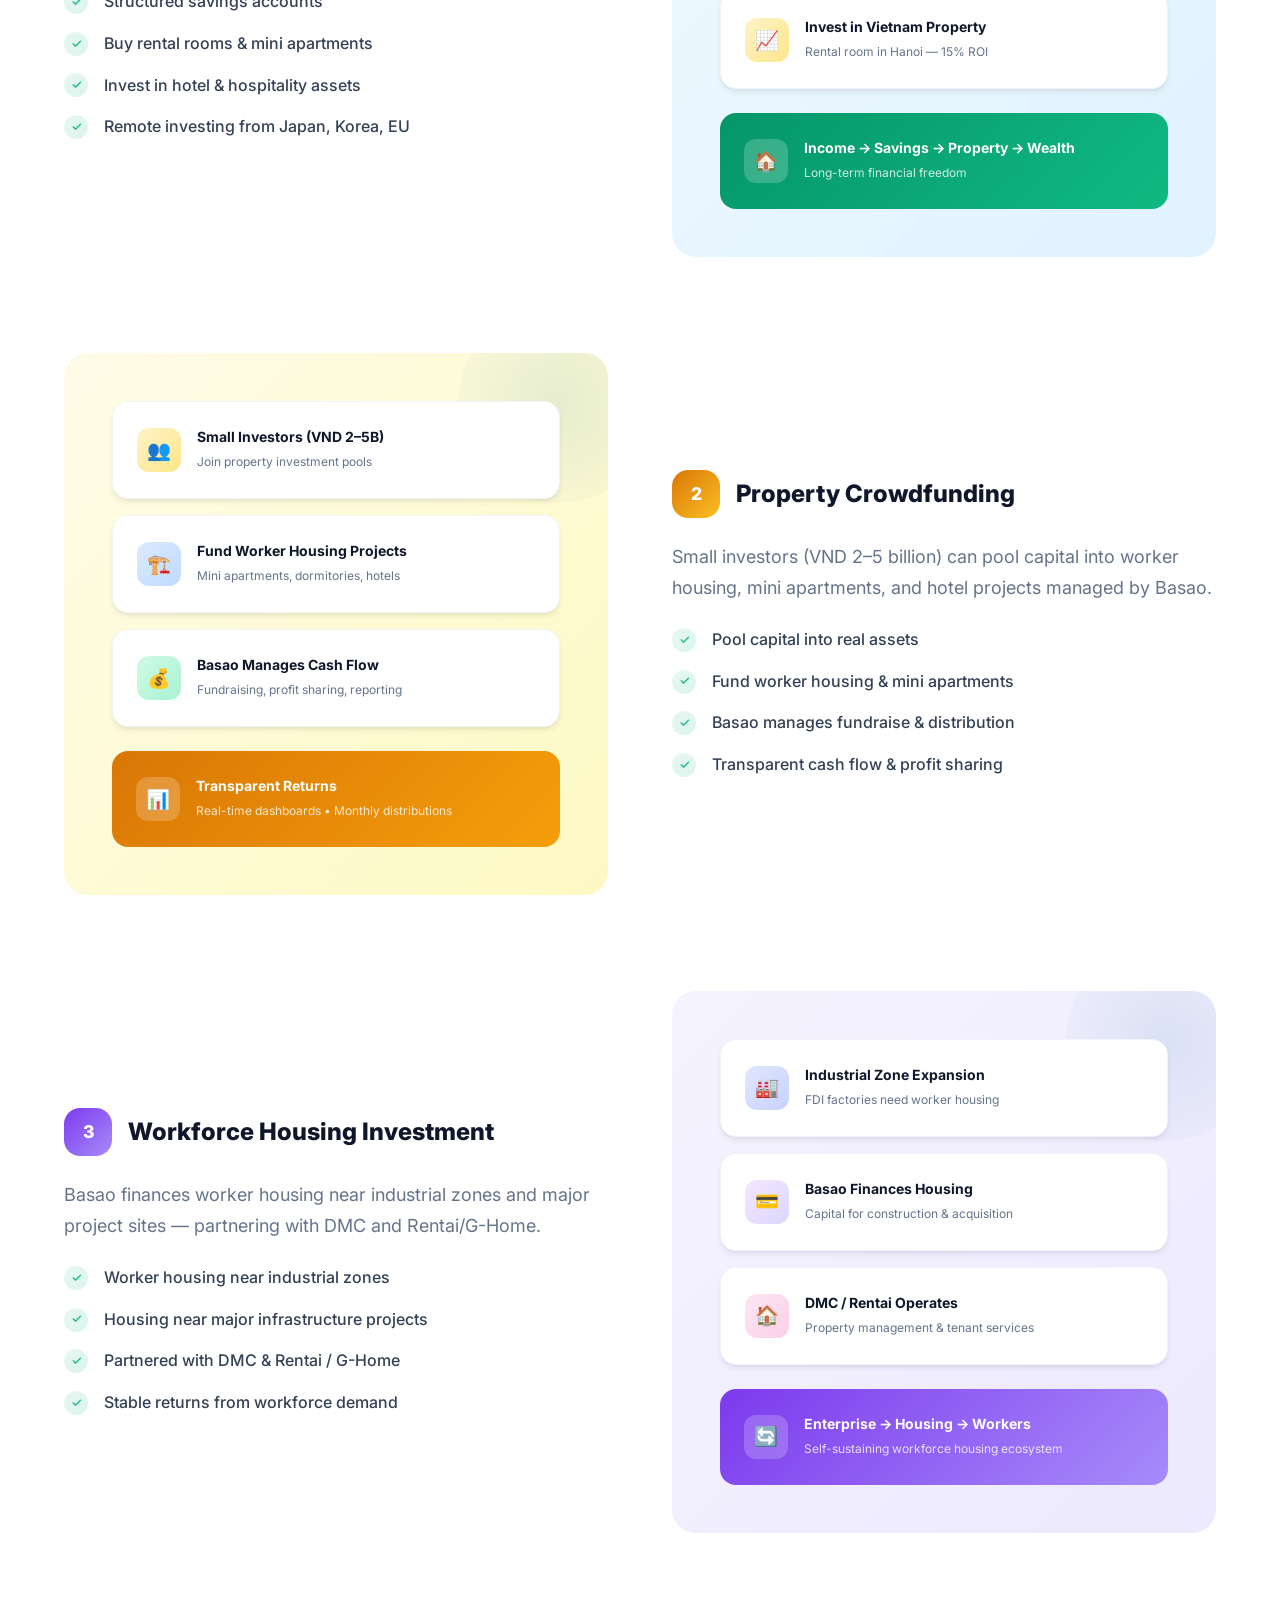
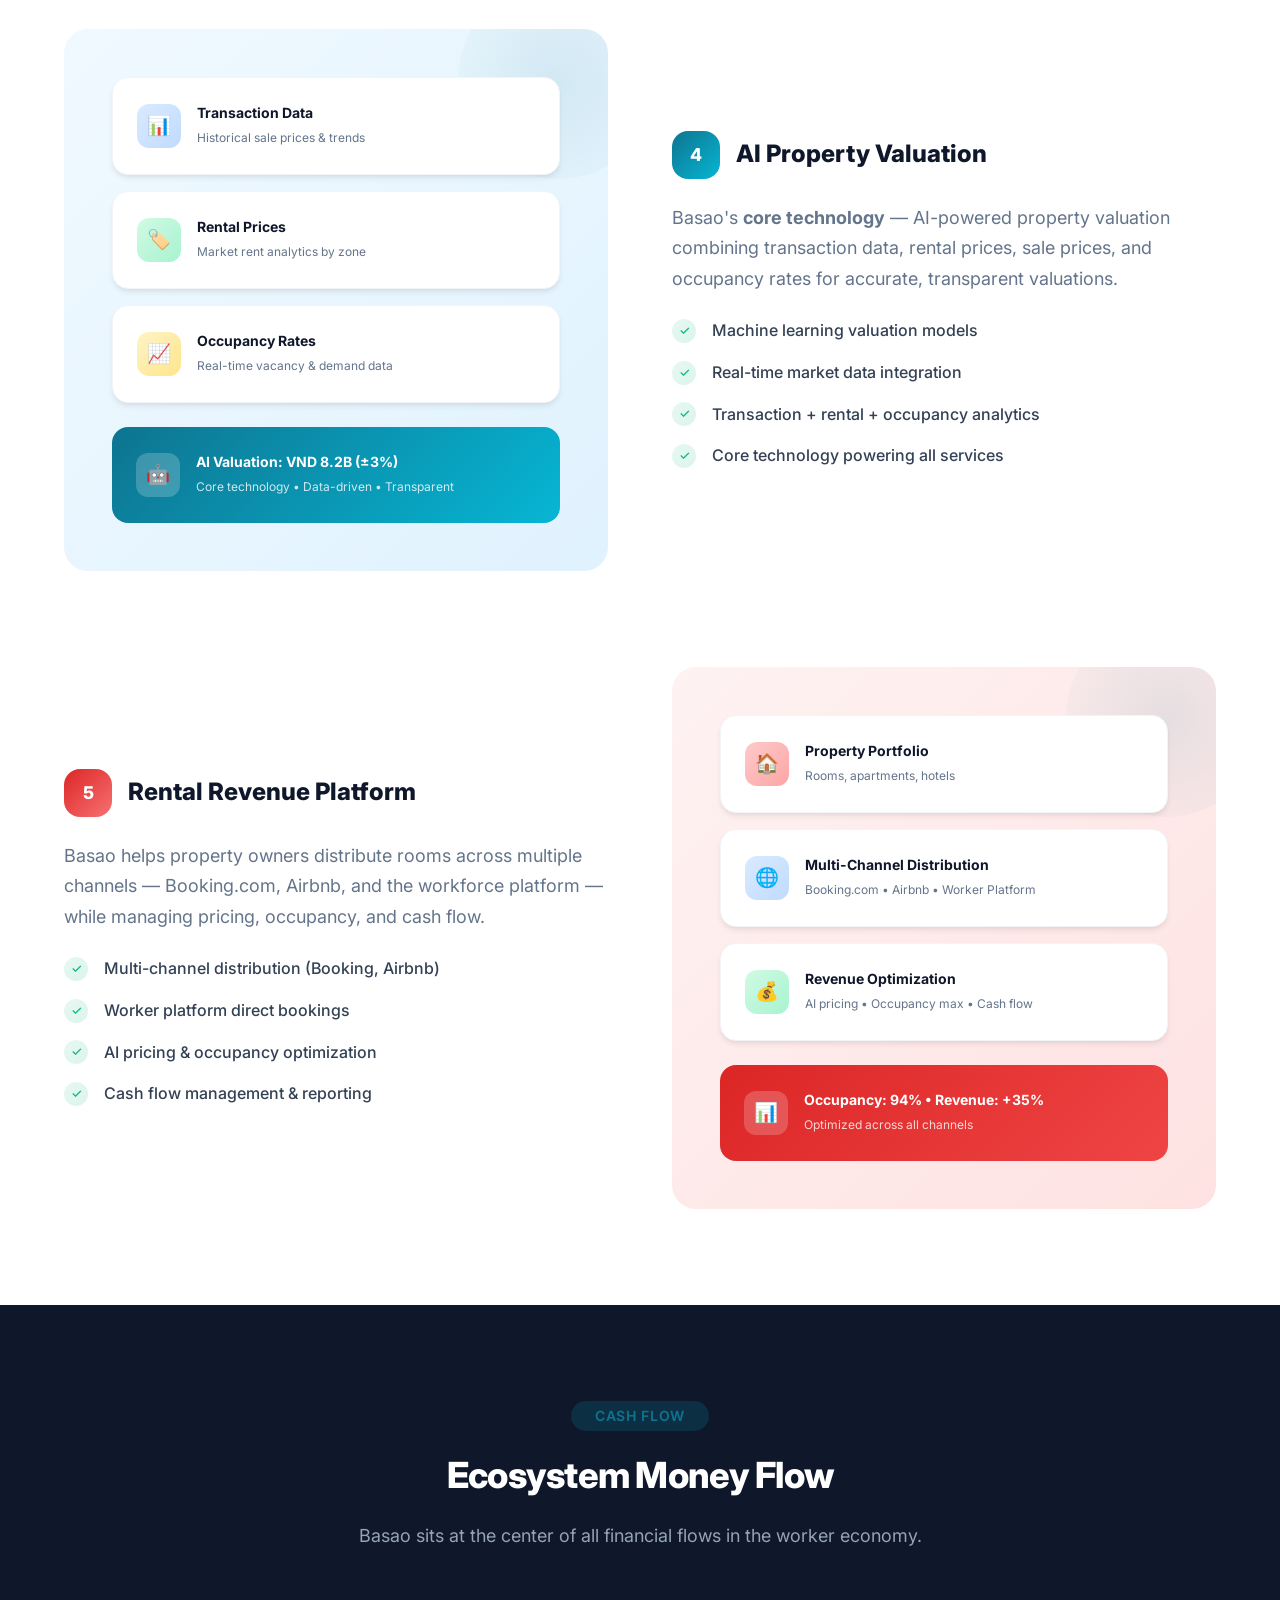
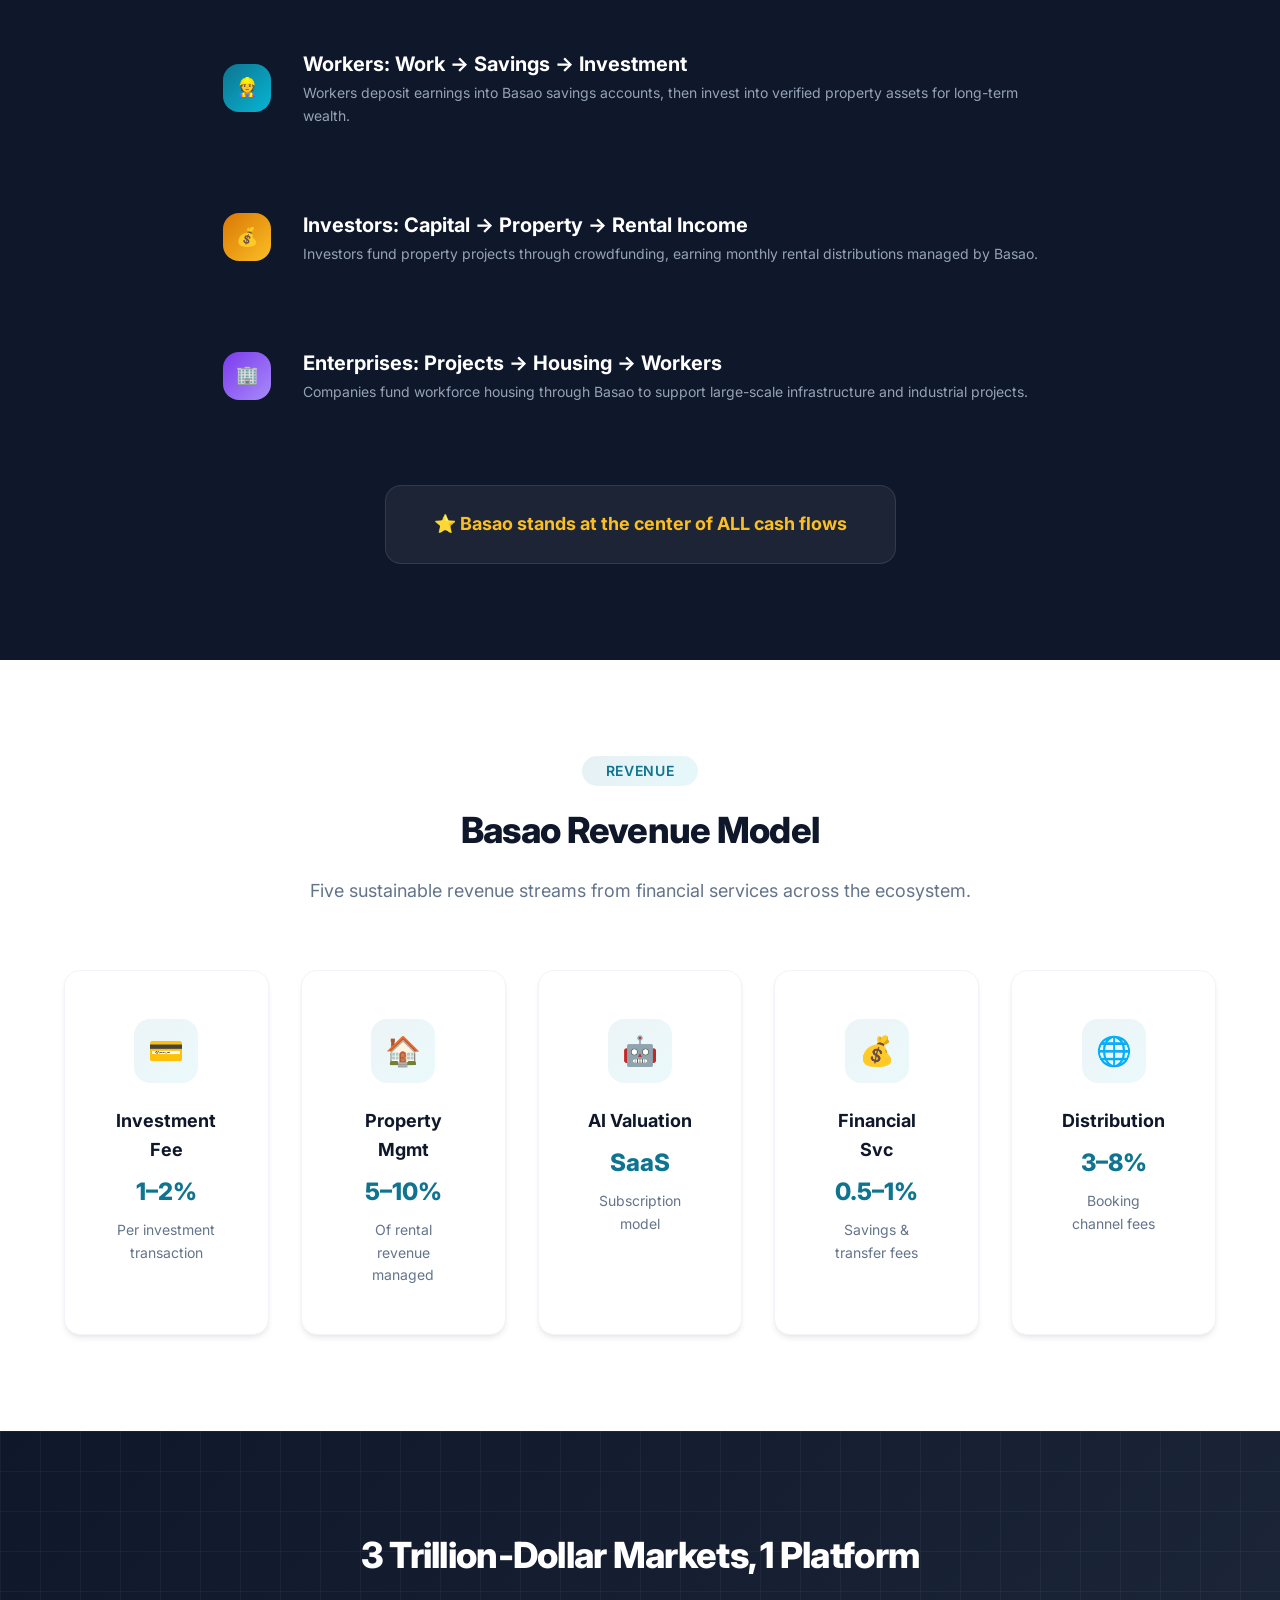
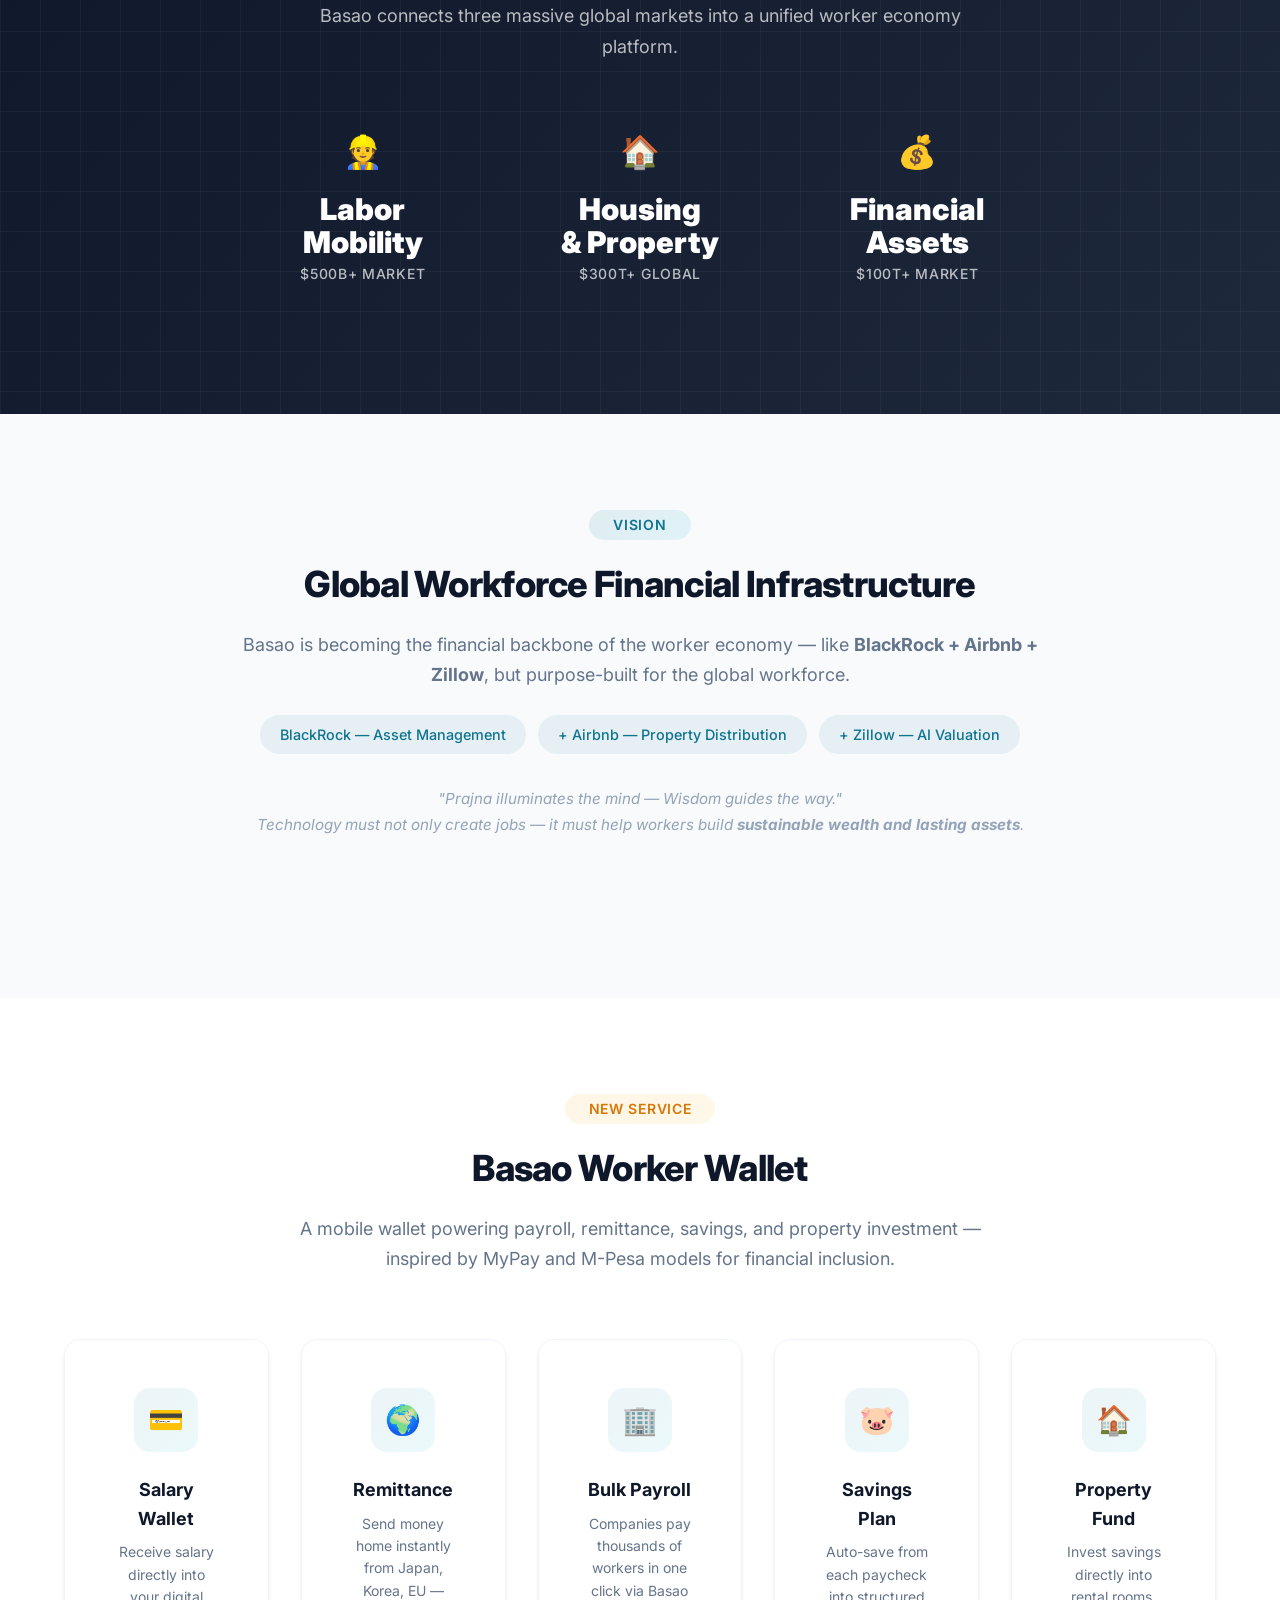
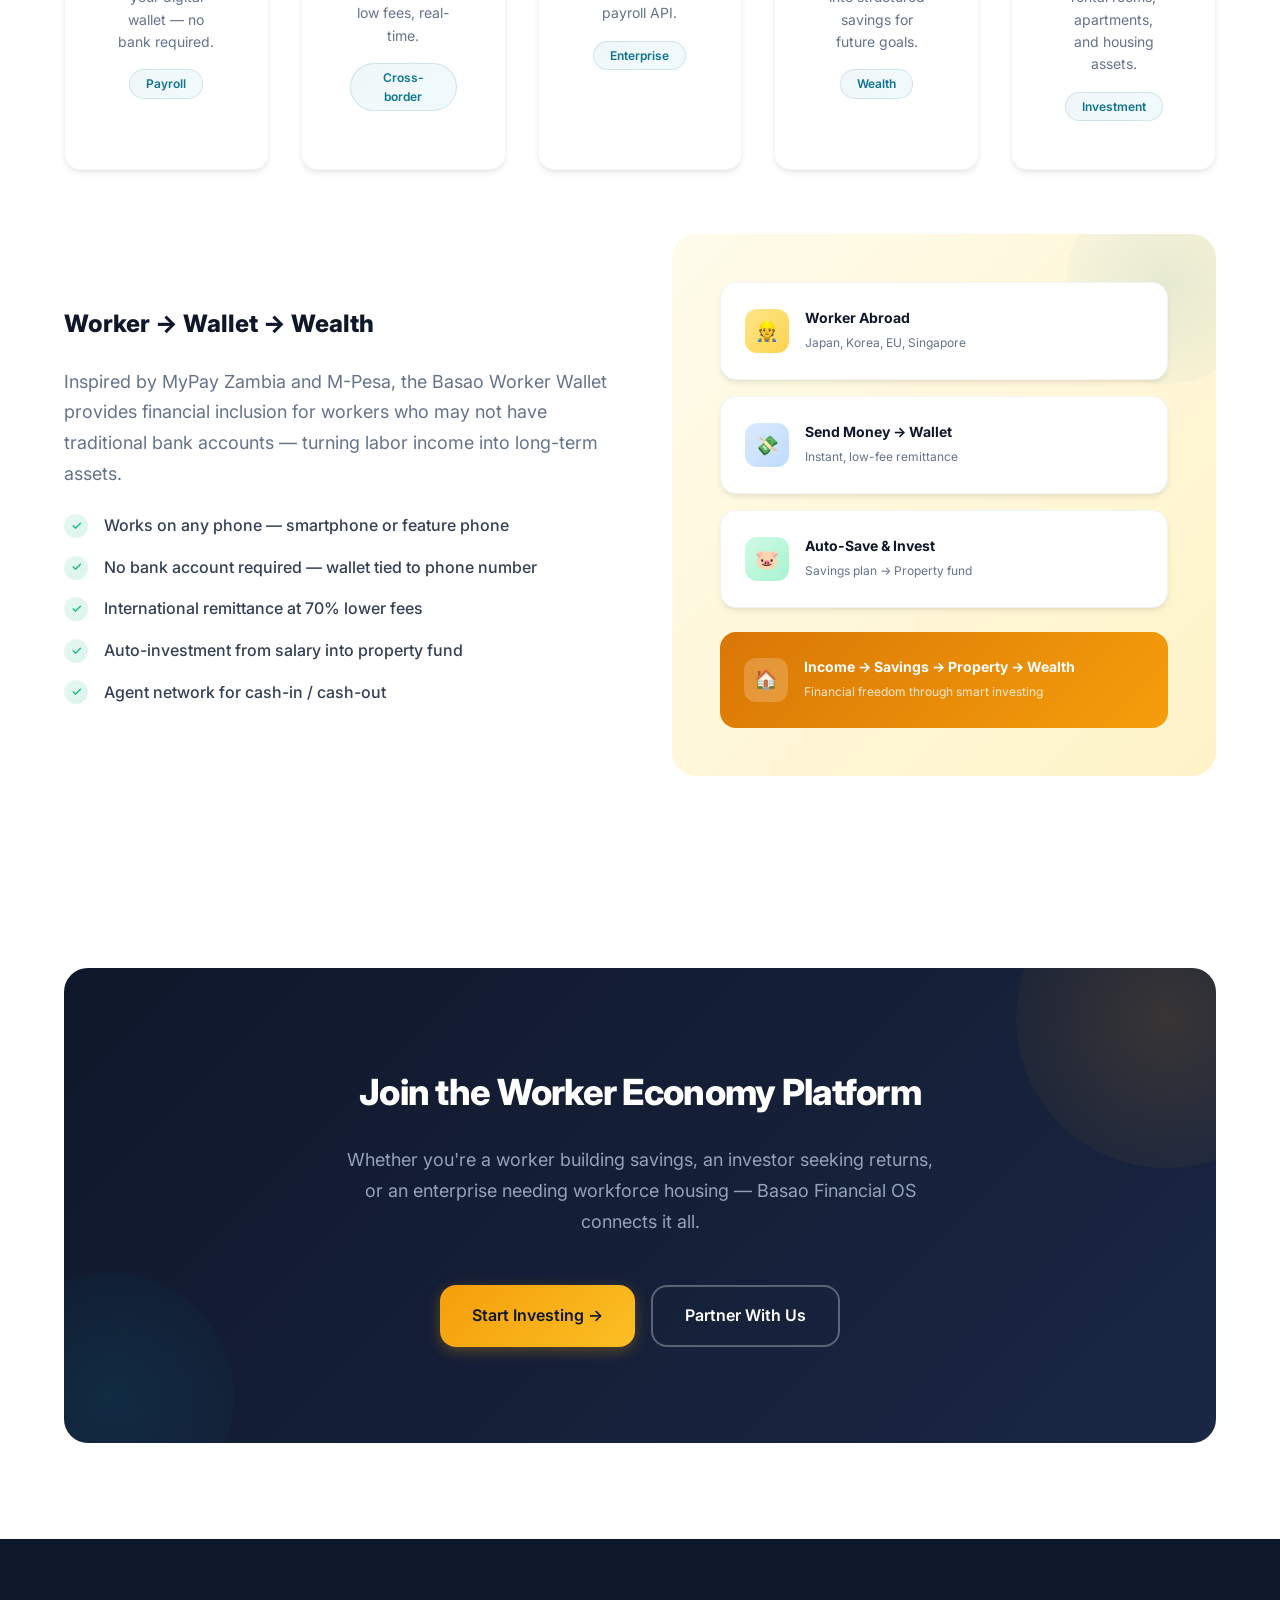
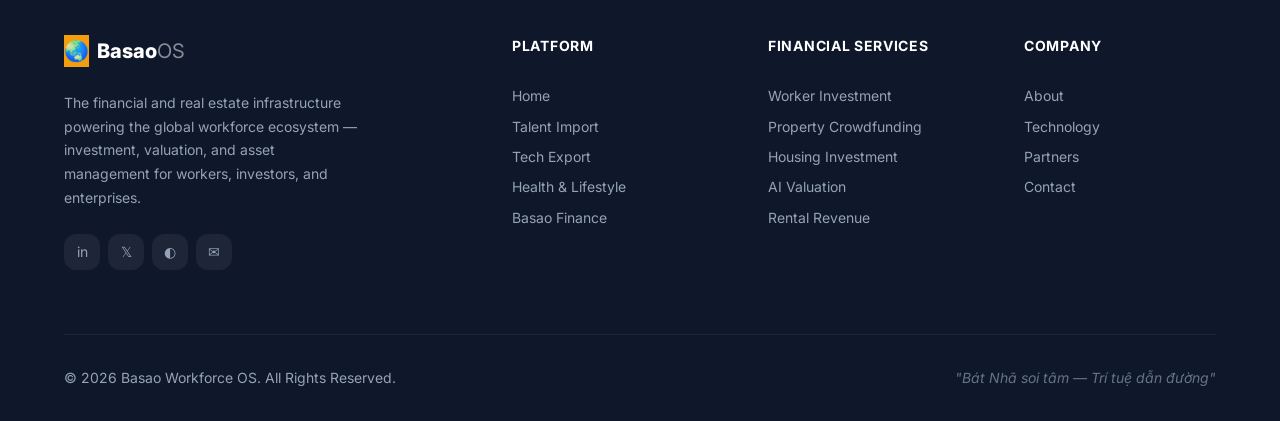
<file: basao-finance.html>
<!DOCTYPE html>
<html lang="en">

<head>
    <meta charset="UTF-8">
    <meta name="viewport" content="width=device-width, initial-scale=1.0">
    <meta name="description"
        content="Basao Financial OS — The financial and real estate infrastructure powering the global workforce ecosystem. Investment, crowdfunding, AI valuation, and rental management.">
    <title>Basao Financial OS — Workforce Financial Infrastructure</title>
    <link rel="stylesheet" href="styles.css">
    <link rel="icon"
        href="data:image/svg+xml,<svg xmlns='http://www.w3.org/2000/svg' viewBox='0 0 100 100'><text y='.9em' font-size='90'>🌏</text></svg>">
</head>

<body>

    <!-- ========== HEADER ========== -->
    <header class="header scrolled" id="header">
        <div class="container">
            <a href="index.html" class="header-logo" style="color: var(--gray-900);">
                <div class="logo-icon">🌏</div>
                <span>Basao<span style="font-weight:400; opacity:0.7;">OS</span></span>
            </a>
            <nav class="header-nav" id="headerNav">
                <ul class="nav-links">
                    <li><a href="index.html">Home</a></li>
                    <li class="nav-dropdown">
                        <a href="#">Workforce</a>
                        <div class="dropdown-menu">
                            <a href="talent-import.html"><span class="dropdown-icon">🌍</span> Human Workforce Hub</a>
                            <a href="tech-export.html"><span class="dropdown-icon">💻</span> Tech Talent Export</a>
                            <a href="worker-training.html"><span class="dropdown-icon">🎓</span> Skills & Training</a>
                        </div>
                    </li>
                    <li class="nav-dropdown">
                        <a href="#" style="color: var(--primary); font-weight: 700;">Services</a>
                        <div class="dropdown-menu">
                            <a href="worker-health.html"><span class="dropdown-icon">💪</span> Health & Lifestyle</a>
                            <a href="basao-finance.html"><span class="dropdown-icon">💰</span> Basao Finance</a>
                        </div>
                    </li>
                    <li><a href="index.html#partners">Partners</a></li>
                </ul>
                <div class="nav-actions">
                    <a href="partner-register.html" class="btn btn-outline"
                        style="color: var(--primary); border-color: var(--primary);">Register</a>
                    <a href="#cta" class="btn btn-accent">Start Investing</a>
                </div>
            </nav>
            <button class="hamburger" id="hamburger" aria-label="Toggle menu">
                <span></span><span></span><span></span>
            </button>
        </div>
    </header>

    <!-- ========== HERO ========== -->
    <section class="hero" id="hero"
        style="min-height: 90vh; background: linear-gradient(135deg, #0f172a 0%, #1e293b 30%, #0e7490 70%, #059669 100%);">
        <div class="hero-grid"></div>
        <div class="hero-floating">
            <div class="floating-badge">💰 Worker Savings → +$12K/yr</div>
            <div class="floating-badge">🏠 Property Fund → 15% ROI</div>
            <div class="floating-badge">🤖 AI Valuation → Live</div>
            <div class="floating-badge">📊 Rental Revenue → Optimized</div>
        </div>
        <div class="container">
            <div class="hero-content" style="text-align: center; max-width: 850px; margin: 0 auto;">
                <span class="section-badge"
                    style="background: rgba(255,255,255,0.15); color: var(--accent-light);">Basao Financial OS</span>
                <h1 style="font-size: var(--font-size-5xl);">The <span class="highlight">Financial Infrastructure</span>
                    for the Global Workforce</h1>
                <p style="margin: 0 auto var(--space-xl); max-width: 650px;">Basao is the financial and real estate
                    layer connecting workers, investors, enterprises, and property assets — turning labor income into
                    long-term wealth across the entire ecosystem.</p>

                <div
                    style="display: flex; justify-content: center; gap: 0.75rem; flex-wrap: wrap; margin-bottom: var(--space-2xl);">
                    <span class="tech-tag"
                        style="font-size: 0.85rem; padding: 0.4rem 1rem; background: rgba(255,255,255,0.1); color: rgba(255,255,255,0.9); border: 1px solid rgba(255,255,255,0.15);">Investment</span>
                    <span class="tech-tag"
                        style="font-size: 0.85rem; padding: 0.4rem 1rem; background: rgba(255,255,255,0.1); color: rgba(255,255,255,0.9); border: 1px solid rgba(255,255,255,0.15);">Crowdfunding</span>
                    <span class="tech-tag"
                        style="font-size: 0.85rem; padding: 0.4rem 1rem; background: rgba(255,255,255,0.1); color: rgba(255,255,255,0.9); border: 1px solid rgba(255,255,255,0.15);">AI
                        Valuation</span>
                    <span class="tech-tag"
                        style="font-size: 0.85rem; padding: 0.4rem 1rem; background: rgba(255,255,255,0.1); color: rgba(255,255,255,0.9); border: 1px solid rgba(255,255,255,0.15);">Housing</span>
                    <span class="tech-tag"
                        style="font-size: 0.85rem; padding: 0.4rem 1rem; background: rgba(255,255,255,0.1); color: rgba(255,255,255,0.9); border: 1px solid rgba(255,255,255,0.15);">Rental
                        Revenue</span>
                    <span class="tech-tag"
                        style="font-size: 0.85rem; padding: 0.4rem 1rem; background: rgba(245,158,11,0.25); color: #fbbf24; border: 1px solid rgba(245,158,11,0.3);">🔥
                        Worker
                        Wallet</span>
                </div>

                <div class="hero-actions" style="justify-content: center;">
                    <a href="#services" class="btn btn-accent btn-lg">Explore Services →</a>
                    <a href="#cta" class="btn btn-outline btn-lg">For Investors</a>
                </div>

                <div class="hero-stats" style="justify-content: center; margin-top: var(--space-2xl);">
                    <div class="hero-stat">
                        <div class="stat-number" data-target="3">0</div>
                        <div class="stat-label">Ecosystem Layers</div>
                    </div>
                    <div class="hero-stat">
                        <div class="stat-number" data-target="5">0</div>
                        <div class="stat-label">Core Services</div>
                    </div>
                    <div class="hero-stat">
                        <div class="stat-number" data-target="3">0</div>
                        <div class="stat-label">Trillion-Dollar Markets</div>
                    </div>
                </div>
            </div>
        </div>
    </section>

    <!-- ========== 3-LAYER ARCHITECTURE ========== -->
    <section class="section" id="architecture">
        <div class="container">
            <div class="section-header reveal">
                <span class="section-badge">Architecture</span>
                <h2>3-Layer Ecosystem Architecture</h2>
                <p>Basao sits at the center of a powerful 3-layer system connecting workforce, real assets, and
                    financial infrastructure.</p>
            </div>

            <div class="tech-layers stagger-children" style="max-width: 900px;">
                <!-- Layer 1 -->
                <div class="tech-layer"
                    style="background: linear-gradient(135deg, rgba(14,116,144,0.04), rgba(6,182,212,0.06)); border: 1px solid rgba(14,116,144,0.1); border-radius: var(--radius-xl); padding: var(--space-xl);">
                    <div class="tech-layer-number" style="background: linear-gradient(135deg, #0e7490, #06b6d4);">1
                    </div>
                    <div class="tech-layer-content">
                        <h3>Layer 1 — Workforce Platform</h3>
                        <p>Global labor mobility connecting workers to jobs, training, health, and opportunities.</p>
                        <div class="tech-tags" style="margin-top: var(--space-sm);">
                            <span class="tech-tag">HelloJob — Jobs</span>
                            <span class="tech-tag">SotaTek — Tech</span>
                            <span class="tech-tag">DMC — Enterprise</span>
                            <span class="tech-tag">Thiên Khôi — Real Estate</span>
                            <span class="tech-tag">IKIGROUP — Health</span>
                            <span class="tech-tag">Rison — Training</span>
                            <span class="tech-tag">Rentai / G-Home — Housing</span>
                        </div>
                    </div>
                </div>

                <!-- Layer 2 -->
                <div class="tech-layer"
                    style="background: linear-gradient(135deg, rgba(245,158,11,0.04), rgba(251,191,36,0.06)); border: 1px solid rgba(245,158,11,0.15); border-radius: var(--radius-xl); padding: var(--space-xl);">
                    <div class="tech-layer-number" style="background: linear-gradient(135deg, #d97706, #fbbf24);">2
                    </div>
                    <div class="tech-layer-content">
                        <h3>Layer 2 — Asset Layer</h3>
                        <p>Physical real estate assets generating value for the workforce economy.</p>
                        <div class="tech-tags" style="margin-top: var(--space-sm);">
                            <span class="tech-tag"
                                style="background: rgba(245,158,11,0.1); color: var(--accent-dark);">Worker
                                Housing</span>
                            <span class="tech-tag"
                                style="background: rgba(245,158,11,0.1); color: var(--accent-dark);">Mini
                                Apartments</span>
                            <span class="tech-tag"
                                style="background: rgba(245,158,11,0.1); color: var(--accent-dark);">Hotels</span>
                            <span class="tech-tag"
                                style="background: rgba(245,158,11,0.1); color: var(--accent-dark);">Rental Rooms</span>
                            <span class="tech-tag"
                                style="background: rgba(245,158,11,0.1); color: var(--accent-dark);">Dormitories</span>
                            <span class="tech-tag"
                                style="background: rgba(245,158,11,0.1); color: var(--accent-dark);">Development
                                Land</span>
                        </div>
                    </div>
                </div>

                <!-- Layer 3 -->
                <div class="tech-layer"
                    style="background: linear-gradient(135deg, rgba(5,150,105,0.04), rgba(16,185,129,0.06)); border: 2px solid rgba(5,150,105,0.2); border-radius: var(--radius-xl); padding: var(--space-xl); box-shadow: 0 0 30px rgba(5,150,105,0.08);">
                    <div class="tech-layer-number" style="background: linear-gradient(135deg, #059669, #10b981);">3
                    </div>
                    <div class="tech-layer-content">
                        <h3>Layer 3 — Financial Layer (Basao) ⭐</h3>
                        <p><strong>Basao is the financial infrastructure bank of the entire ecosystem</strong> —
                            providing valuation, investment, fundraising, savings, and asset management.</p>
                        <div class="tech-tags" style="margin-top: var(--space-sm);">
                            <span class="tech-tag"
                                style="background: rgba(5,150,105,0.12); color: #059669;">Valuation</span>
                            <span class="tech-tag"
                                style="background: rgba(5,150,105,0.12); color: #059669;">Investment</span>
                            <span class="tech-tag"
                                style="background: rgba(5,150,105,0.12); color: #059669;">Fundraising</span>
                            <span class="tech-tag"
                                style="background: rgba(5,150,105,0.12); color: #059669;">Savings</span>
                            <span class="tech-tag" style="background: rgba(5,150,105,0.12); color: #059669;">Asset
                                Management</span>
                        </div>
                    </div>
                </div>
            </div>
        </div>
    </section>

    <!-- ========== BASAO ROLE ========== -->
    <section class="section section-alt">
        <div class="container">
            <div class="section-header reveal">
                <span class="section-badge">Role</span>
                <h2>Basao = Workforce Financial OS</h2>
                <p>Basao serves as the financial engine for every participant in the ecosystem.</p>
            </div>

            <div class="flow-grid stagger-children" style="grid-template-columns: repeat(4, 1fr);">
                <div class="flow-card">
                    <div class="flow-icon">👷</div>
                    <h3>For Workers</h3>
                    <p>Savings accounts, property investment, and structured wealth-building from labor income.</p>
                    <span class="partner-tag">Savings → Assets</span>
                </div>
                <div class="flow-card">
                    <div class="flow-icon">💰</div>
                    <h3>For Investors</h3>
                    <p>Property crowdfunding, REITs, and portfolio management in the worker economy.</p>
                    <span class="partner-tag">Capital → Returns</span>
                </div>
                <div class="flow-card">
                    <div class="flow-icon">🏠</div>
                    <h3>For Property Owners</h3>
                    <p>AI valuation, rental optimization, multi-channel distribution, and revenue management.</p>
                    <span class="partner-tag">Properties → Revenue</span>
                </div>
                <div class="flow-card">
                    <div class="flow-icon">🏢</div>
                    <h3>For Enterprises</h3>
                    <p>Workforce housing finance, project housing investment, and employee benefit programs.</p>
                    <span class="partner-tag">Projects → Housing</span>
                </div>
            </div>
        </div>
    </section>

    <!-- ========== 5 CORE SERVICES ========== -->
    <section class="section" id="services">
        <div class="container">
            <div class="section-header reveal">
                <span class="section-badge">5 Core Services</span>
                <h2>Basao Financial Services</h2>
                <p>Five integrated financial services forming the backbone of the worker economy.</p>
            </div>

            <!-- Service 1: Worker Investment -->
            <div class="ai-content reveal" style="margin-bottom: var(--space-4xl);">
                <div class="ai-text">
                    <div
                        style="display: flex; align-items: center; gap: var(--space-md); margin-bottom: var(--space-lg);">
                        <div
                            style="width: 48px; height: 48px; min-width: 48px; background: linear-gradient(135deg, #0e7490, #06b6d4); border-radius: var(--radius-xl); display: flex; align-items: center; justify-content: center; color: white; font-weight: 800; font-size: 1.1rem;">
                            1</div>
                        <h3 style="font-size: var(--font-size-2xl); font-weight: 800; color: var(--gray-900);">Worker
                            Investment</h3>
                    </div>
                    <p style="color: var(--gray-500); line-height: 1.7; margin-bottom: var(--space-lg);">Workers can
                        convert their labor income into real estate assets — from savings to property ownership.</p>
                    <div class="passport-benefits">
                        <div class="passport-benefit"><span class="benefit-check">✓</span> Structured savings accounts
                        </div>
                        <div class="passport-benefit"><span class="benefit-check">✓</span> Buy rental rooms & mini
                            apartments</div>
                        <div class="passport-benefit"><span class="benefit-check">✓</span> Invest in hotel & hospitality
                            assets</div>
                        <div class="passport-benefit"><span class="benefit-check">✓</span> Remote investing from Japan,
                            Korea, EU</div>
                    </div>
                </div>
                <div class="ai-visual">
                    <div class="ai-diagram">
                        <div class="ai-node">
                            <div class="ai-node-icon worker">🇯🇵</div>
                            <div class="ai-node-text">
                                <h5>Worker in Japan via HelloJob</h5>
                                <span>Earning ¥250,000/month</span>
                            </div>
                        </div>
                        <div class="ai-node">
                            <div class="ai-node-icon salary">💰</div>
                            <div class="ai-node-text">
                                <h5>Monthly Savings → Basao</h5>
                                <span>¥50,000 auto-deposited</span>
                            </div>
                        </div>
                        <div class="ai-node">
                            <div class="ai-node-icon country">📈</div>
                            <div class="ai-node-text">
                                <h5>Invest in Vietnam Property</h5>
                                <span>Rental room in Hanoi — 15% ROI</span>
                            </div>
                        </div>
                        <div class="ai-match-result" style="background: linear-gradient(135deg, #059669, #10b981);">
                            <div class="match-icon">🏠</div>
                            <div>
                                <h5>Income → Savings → Property → Wealth</h5>
                                <span>Long-term financial freedom</span>
                            </div>
                        </div>
                    </div>
                </div>
            </div>

            <!-- Service 2: Property Crowdfunding -->
            <div class="ai-content reveal" style="margin-bottom: var(--space-4xl);">
                <div class="ai-visual" style="order: -1;">
                    <div class="ai-diagram" style="background: linear-gradient(135deg, #fefce8, #fef9c3);">
                        <div class="ai-node">
                            <div class="ai-node-icon" style="background: linear-gradient(135deg, #fef3c7, #fde68a);">👥
                            </div>
                            <div class="ai-node-text">
                                <h5>Small Investors (VND 2–5B)</h5>
                                <span>Join property investment pools</span>
                            </div>
                        </div>
                        <div class="ai-node">
                            <div class="ai-node-icon" style="background: linear-gradient(135deg, #dbeafe, #bfdbfe);">🏗️
                            </div>
                            <div class="ai-node-text">
                                <h5>Fund Worker Housing Projects</h5>
                                <span>Mini apartments, dormitories, hotels</span>
                            </div>
                        </div>
                        <div class="ai-node">
                            <div class="ai-node-icon" style="background: linear-gradient(135deg, #d1fae5, #a7f3d0);">💰
                            </div>
                            <div class="ai-node-text">
                                <h5>Basao Manages Cash Flow</h5>
                                <span>Fundraising, profit sharing, reporting</span>
                            </div>
                        </div>
                        <div class="ai-match-result" style="background: linear-gradient(135deg, #d97706, #f59e0b);">
                            <div class="match-icon">📊</div>
                            <div>
                                <h5>Transparent Returns</h5>
                                <span>Real-time dashboards • Monthly distributions</span>
                            </div>
                        </div>
                    </div>
                </div>
                <div class="ai-text">
                    <div
                        style="display: flex; align-items: center; gap: var(--space-md); margin-bottom: var(--space-lg);">
                        <div
                            style="width: 48px; height: 48px; min-width: 48px; background: linear-gradient(135deg, #d97706, #fbbf24); border-radius: var(--radius-xl); display: flex; align-items: center; justify-content: center; color: white; font-weight: 800; font-size: 1.1rem;">
                            2</div>
                        <h3 style="font-size: var(--font-size-2xl); font-weight: 800; color: var(--gray-900);">Property
                            Crowdfunding</h3>
                    </div>
                    <p style="color: var(--gray-500); line-height: 1.7; margin-bottom: var(--space-lg);">Small investors
                        (VND 2–5 billion) can pool capital into worker housing, mini apartments, and hotel projects
                        managed by Basao.</p>
                    <div class="passport-benefits">
                        <div class="passport-benefit"><span class="benefit-check">✓</span> Pool capital into real assets
                        </div>
                        <div class="passport-benefit"><span class="benefit-check">✓</span> Fund worker housing & mini
                            apartments</div>
                        <div class="passport-benefit"><span class="benefit-check">✓</span> Basao manages fundraise &
                            distribution</div>
                        <div class="passport-benefit"><span class="benefit-check">✓</span> Transparent cash flow &
                            profit sharing</div>
                    </div>
                </div>
            </div>

            <!-- Service 3: Workforce Housing Investment -->
            <div class="ai-content reveal" style="margin-bottom: var(--space-4xl);">
                <div class="ai-text">
                    <div
                        style="display: flex; align-items: center; gap: var(--space-md); margin-bottom: var(--space-lg);">
                        <div
                            style="width: 48px; height: 48px; min-width: 48px; background: linear-gradient(135deg, #7c3aed, #a78bfa); border-radius: var(--radius-xl); display: flex; align-items: center; justify-content: center; color: white; font-weight: 800; font-size: 1.1rem;">
                            3</div>
                        <h3 style="font-size: var(--font-size-2xl); font-weight: 800; color: var(--gray-900);">Workforce
                            Housing Investment</h3>
                    </div>
                    <p style="color: var(--gray-500); line-height: 1.7; margin-bottom: var(--space-lg);">Basao finances
                        worker housing near industrial zones and major project sites — partnering with DMC and
                        Rentai/G-Home.</p>
                    <div class="passport-benefits">
                        <div class="passport-benefit"><span class="benefit-check">✓</span> Worker housing near
                            industrial zones</div>
                        <div class="passport-benefit"><span class="benefit-check">✓</span> Housing near major
                            infrastructure projects</div>
                        <div class="passport-benefit"><span class="benefit-check">✓</span> Partnered with DMC & Rentai /
                            G-Home</div>
                        <div class="passport-benefit"><span class="benefit-check">✓</span> Stable returns from workforce
                            demand</div>
                    </div>
                </div>
                <div class="ai-visual">
                    <div class="ai-diagram" style="background: linear-gradient(135deg, #f5f3ff, #ede9fe);">
                        <div class="ai-node">
                            <div class="ai-node-icon" style="background: linear-gradient(135deg, #e0e7ff, #c7d2fe);">🏭
                            </div>
                            <div class="ai-node-text">
                                <h5>Industrial Zone Expansion</h5>
                                <span>FDI factories need worker housing</span>
                            </div>
                        </div>
                        <div class="ai-node">
                            <div class="ai-node-icon" style="background: linear-gradient(135deg, #f3e8ff, #ddd6fe);">💳
                            </div>
                            <div class="ai-node-text">
                                <h5>Basao Finances Housing</h5>
                                <span>Capital for construction & acquisition</span>
                            </div>
                        </div>
                        <div class="ai-node">
                            <div class="ai-node-icon" style="background: linear-gradient(135deg, #fce7f3, #fbcfe8);">🏠
                            </div>
                            <div class="ai-node-text">
                                <h5>DMC / Rentai Operates</h5>
                                <span>Property management & tenant services</span>
                            </div>
                        </div>
                        <div class="ai-match-result" style="background: linear-gradient(135deg, #7c3aed, #a78bfa);">
                            <div class="match-icon">🔄</div>
                            <div>
                                <h5>Enterprise → Housing → Workers</h5>
                                <span>Self-sustaining workforce housing ecosystem</span>
                            </div>
                        </div>
                    </div>
                </div>
            </div>

            <!-- Service 4: AI Property Valuation -->
            <div class="ai-content reveal" style="margin-bottom: var(--space-4xl);">
                <div class="ai-visual" style="order: -1;">
                    <div class="ai-diagram" style="background: linear-gradient(135deg, #f0f9ff, #e0f2fe);">
                        <div class="ai-node">
                            <div class="ai-node-icon" style="background: linear-gradient(135deg, #dbeafe, #bfdbfe);">📊
                            </div>
                            <div class="ai-node-text">
                                <h5>Transaction Data</h5>
                                <span>Historical sale prices & trends</span>
                            </div>
                        </div>
                        <div class="ai-node">
                            <div class="ai-node-icon" style="background: linear-gradient(135deg, #d1fae5, #a7f3d0);">🏷️
                            </div>
                            <div class="ai-node-text">
                                <h5>Rental Prices</h5>
                                <span>Market rent analytics by zone</span>
                            </div>
                        </div>
                        <div class="ai-node">
                            <div class="ai-node-icon" style="background: linear-gradient(135deg, #fef3c7, #fde68a);">📈
                            </div>
                            <div class="ai-node-text">
                                <h5>Occupancy Rates</h5>
                                <span>Real-time vacancy & demand data</span>
                            </div>
                        </div>
                        <div class="ai-match-result" style="background: linear-gradient(135deg, #0e7490, #06b6d4);">
                            <div class="match-icon">🤖</div>
                            <div>
                                <h5>AI Valuation: VND 8.2B (±3%)</h5>
                                <span>Core technology • Data-driven • Transparent</span>
                            </div>
                        </div>
                    </div>
                </div>
                <div class="ai-text">
                    <div
                        style="display: flex; align-items: center; gap: var(--space-md); margin-bottom: var(--space-lg);">
                        <div
                            style="width: 48px; height: 48px; min-width: 48px; background: linear-gradient(135deg, #0e7490, #06b6d4); border-radius: var(--radius-xl); display: flex; align-items: center; justify-content: center; color: white; font-weight: 800; font-size: 1.1rem;">
                            4</div>
                        <h3 style="font-size: var(--font-size-2xl); font-weight: 800; color: var(--gray-900);">AI
                            Property Valuation</h3>
                    </div>
                    <p style="color: var(--gray-500); line-height: 1.7; margin-bottom: var(--space-lg);">Basao's
                        <strong>core technology</strong> — AI-powered property valuation combining transaction data,
                        rental prices, sale prices, and occupancy rates for accurate, transparent valuations.
                    </p>
                    <div class="passport-benefits">
                        <div class="passport-benefit"><span class="benefit-check">✓</span> Machine learning valuation
                            models</div>
                        <div class="passport-benefit"><span class="benefit-check">✓</span> Real-time market data
                            integration</div>
                        <div class="passport-benefit"><span class="benefit-check">✓</span> Transaction + rental +
                            occupancy analytics</div>
                        <div class="passport-benefit"><span class="benefit-check">✓</span> Core technology powering all
                            services</div>
                    </div>
                </div>
            </div>

            <!-- Service 5: Rental Revenue Platform -->
            <div class="ai-content reveal">
                <div class="ai-text">
                    <div
                        style="display: flex; align-items: center; gap: var(--space-md); margin-bottom: var(--space-lg);">
                        <div
                            style="width: 48px; height: 48px; min-width: 48px; background: linear-gradient(135deg, #dc2626, #f87171); border-radius: var(--radius-xl); display: flex; align-items: center; justify-content: center; color: white; font-weight: 800; font-size: 1.1rem;">
                            5</div>
                        <h3 style="font-size: var(--font-size-2xl); font-weight: 800; color: var(--gray-900);">Rental
                            Revenue Platform</h3>
                    </div>
                    <p style="color: var(--gray-500); line-height: 1.7; margin-bottom: var(--space-lg);">Basao helps
                        property owners distribute rooms across multiple channels — Booking.com, Airbnb, and the
                        workforce platform — while managing pricing, occupancy, and cash flow.</p>
                    <div class="passport-benefits">
                        <div class="passport-benefit"><span class="benefit-check">✓</span> Multi-channel distribution
                            (Booking, Airbnb)</div>
                        <div class="passport-benefit"><span class="benefit-check">✓</span> Worker platform direct
                            bookings</div>
                        <div class="passport-benefit"><span class="benefit-check">✓</span> AI pricing & occupancy
                            optimization</div>
                        <div class="passport-benefit"><span class="benefit-check">✓</span> Cash flow management &
                            reporting</div>
                    </div>
                </div>
                <div class="ai-visual">
                    <div class="ai-diagram" style="background: linear-gradient(135deg, #fef2f2, #fee2e2);">
                        <div class="ai-node">
                            <div class="ai-node-icon" style="background: linear-gradient(135deg, #fecaca, #fca5a5);">🏠
                            </div>
                            <div class="ai-node-text">
                                <h5>Property Portfolio</h5>
                                <span>Rooms, apartments, hotels</span>
                            </div>
                        </div>
                        <div class="ai-node">
                            <div class="ai-node-icon" style="background: linear-gradient(135deg, #dbeafe, #bfdbfe);">🌐
                            </div>
                            <div class="ai-node-text">
                                <h5>Multi-Channel Distribution</h5>
                                <span>Booking.com • Airbnb • Worker Platform</span>
                            </div>
                        </div>
                        <div class="ai-node">
                            <div class="ai-node-icon" style="background: linear-gradient(135deg, #d1fae5, #a7f3d0);">💰
                            </div>
                            <div class="ai-node-text">
                                <h5>Revenue Optimization</h5>
                                <span>AI pricing • Occupancy max • Cash flow</span>
                            </div>
                        </div>
                        <div class="ai-match-result" style="background: linear-gradient(135deg, #dc2626, #ef4444);">
                            <div class="match-icon">📊</div>
                            <div>
                                <h5>Occupancy: 94% • Revenue: +35%</h5>
                                <span>Optimized across all channels</span>
                            </div>
                        </div>
                    </div>
                </div>
            </div>
        </div>
    </section>

    <!-- ========== CASH FLOW ========== -->
    <section class="section section-dark">
        <div class="container">
            <div class="section-header reveal">
                <span class="section-badge" style="background: rgba(6,182,212,0.15);">Cash Flow</span>
                <h2>Ecosystem Money Flow</h2>
                <p>Basao sits at the center of all financial flows in the worker economy.</p>
            </div>
            <div class="tech-layers stagger-children" style="max-width: 900px;">
                <div class="tech-layer">
                    <div class="tech-layer-number" style="background: linear-gradient(135deg, #0e7490, #06b6d4);">👷
                    </div>
                    <div class="tech-layer-content">
                        <h3>Workers: Work → Savings → Investment</h3>
                        <p>Workers deposit earnings into Basao savings accounts, then invest into verified property
                            assets for long-term wealth.</p>
                    </div>
                </div>
                <div class="tech-layer">
                    <div class="tech-layer-number" style="background: linear-gradient(135deg, #d97706, #fbbf24);">💰
                    </div>
                    <div class="tech-layer-content">
                        <h3>Investors: Capital → Property → Rental Income</h3>
                        <p>Investors fund property projects through crowdfunding, earning monthly rental distributions
                            managed by Basao.</p>
                    </div>
                </div>
                <div class="tech-layer">
                    <div class="tech-layer-number" style="background: linear-gradient(135deg, #7c3aed, #a78bfa);">🏢
                    </div>
                    <div class="tech-layer-content">
                        <h3>Enterprises: Projects → Housing → Workers</h3>
                        <p>Companies fund workforce housing through Basao to support large-scale infrastructure and
                            industrial projects.</p>
                    </div>
                </div>
            </div>
            <div style="text-align: center; margin-top: var(--space-2xl);">
                <div class="reveal"
                    style="display: inline-block; background: rgba(255,255,255,0.06); border: 1px solid rgba(255,255,255,0.1); border-radius: var(--radius-xl); padding: var(--space-lg) var(--space-2xl); color: var(--accent-light); font-weight: 700; font-size: var(--font-size-lg);">
                    ⭐ Basao stands at the center of ALL cash flows
                </div>
            </div>
        </div>
    </section>

    <!-- ========== REVENUE MODEL ========== -->
    <section class="section">
        <div class="container">
            <div class="section-header reveal">
                <span class="section-badge">Revenue</span>
                <h2>Basao Revenue Model</h2>
                <p>Five sustainable revenue streams from financial services across the ecosystem.</p>
            </div>
            <div class="flow-grid stagger-children" style="grid-template-columns: repeat(5, 1fr);">
                <div class="flow-card">
                    <div class="flow-icon">💳</div>
                    <h3>Investment Fee</h3>
                    <p
                        style="font-size: var(--font-size-2xl); font-weight: 800; color: var(--primary); margin-bottom: 0.5rem;">
                        1–2%</p>
                    <p>Per investment transaction</p>
                </div>
                <div class="flow-card">
                    <div class="flow-icon">🏠</div>
                    <h3>Property Mgmt</h3>
                    <p
                        style="font-size: var(--font-size-2xl); font-weight: 800; color: var(--primary); margin-bottom: 0.5rem;">
                        5–10%</p>
                    <p>Of rental revenue managed</p>
                </div>
                <div class="flow-card">
                    <div class="flow-icon">🤖</div>
                    <h3>AI Valuation</h3>
                    <p
                        style="font-size: var(--font-size-2xl); font-weight: 800; color: var(--primary); margin-bottom: 0.5rem;">
                        SaaS</p>
                    <p>Subscription model</p>
                </div>
                <div class="flow-card">
                    <div class="flow-icon">💰</div>
                    <h3>Financial Svc</h3>
                    <p
                        style="font-size: var(--font-size-2xl); font-weight: 800; color: var(--primary); margin-bottom: 0.5rem;">
                        0.5–1%</p>
                    <p>Savings & transfer fees</p>
                </div>
                <div class="flow-card">
                    <div class="flow-icon">🌐</div>
                    <h3>Distribution</h3>
                    <p
                        style="font-size: var(--font-size-2xl); font-weight: 800; color: var(--primary); margin-bottom: 0.5rem;">
                        3–8%</p>
                    <p>Booking channel fees</p>
                </div>
            </div>
        </div>
    </section>

    <!-- ========== STRATEGIC VISION ========== -->
    <section class="section stats-section" style="background: linear-gradient(135deg, #0f172a, #1e293b);">
        <div class="container">
            <div class="section-header reveal" style="margin-bottom: 2rem;">
                <h2 style="color: #fff;">3 Trillion-Dollar Markets, 1 Platform</h2>
                <p style="color: rgba(255,255,255,0.7);">Basao connects three massive global markets into a unified
                    worker economy platform.</p>
            </div>
            <div class="stats-grid" style="grid-template-columns: repeat(3, 1fr); max-width: 800px; margin: 0 auto;">
                <div class="stat-card">
                    <div class="stat-icon">👷</div>
                    <div class="stat-value" style="font-size: var(--font-size-3xl);">Labor<br>Mobility</div>
                    <div class="stat-label">$500B+ market</div>
                </div>
                <div class="stat-card">
                    <div class="stat-icon">🏠</div>
                    <div class="stat-value" style="font-size: var(--font-size-3xl);">Housing<br>& Property</div>
                    <div class="stat-label">$300T+ global</div>
                </div>
                <div class="stat-card">
                    <div class="stat-icon">💰</div>
                    <div class="stat-value" style="font-size: var(--font-size-3xl);">Financial<br>Assets</div>
                    <div class="stat-label">$100T+ market</div>
                </div>
            </div>
        </div>
    </section>

    <!-- ========== VISION ========== -->
    <section class="section section-alt">
        <div class="container">
            <div class="section-header reveal" style="max-width: 800px;">
                <span class="section-badge">Vision</span>
                <h2>Global Workforce Financial Infrastructure</h2>
                <p style="margin-bottom: 1.5rem;">Basao is becoming the financial backbone of the worker economy — like
                    <strong>BlackRock + Airbnb + Zillow</strong>, but purpose-built for the global workforce.
                </p>
                <div
                    style="display: flex; justify-content: center; gap: 0.75rem; flex-wrap: wrap; margin-bottom: 2rem;">
                    <span class="tech-tag" style="font-size: 0.9rem; padding: 0.5rem 1.25rem;">BlackRock — Asset
                        Management</span>
                    <span class="tech-tag" style="font-size: 0.9rem; padding: 0.5rem 1.25rem;">+ Airbnb — Property
                        Distribution</span>
                    <span class="tech-tag" style="font-size: 0.9rem; padding: 0.5rem 1.25rem;">+ Zillow — AI
                        Valuation</span>
                </div>
                <p style="font-style: italic; color: var(--gray-400); font-size: 0.95rem;">"Prajna illuminates the mind
                    — Wisdom guides the way."<br>Technology must not only create jobs — it must help workers build
                    <strong>sustainable wealth and lasting assets</strong>.
                </p>
            </div>
        </div>
    </section>

    <!-- ========== WORKER WALLET (MyPay-inspired) ========== -->
    <section class="section" id="wallet">
        <div class="container">
            <div class="section-header reveal">
                <span class="section-badge"
                    style="background: linear-gradient(135deg, rgba(245,158,11,0.1), rgba(251,191,36,0.1)); color: var(--accent-dark);">New
                    Service</span>
                <h2>Basao Worker Wallet</h2>
                <p>A mobile wallet powering payroll, remittance, savings, and property investment — inspired by MyPay
                    and M-Pesa models for financial inclusion.</p>
            </div>

            <div class="flow-grid stagger-children" style="grid-template-columns: repeat(5, 1fr);">
                <div class="flow-card">
                    <div class="flow-icon">💳</div>
                    <h3>Salary Wallet</h3>
                    <p>Receive salary directly into your digital wallet — no bank required.</p>
                    <span class="partner-tag">Payroll</span>
                </div>
                <div class="flow-card">
                    <div class="flow-icon">🌍</div>
                    <h3>Remittance</h3>
                    <p>Send money home instantly from Japan, Korea, EU — low fees, real-time.</p>
                    <span class="partner-tag">Cross-border</span>
                </div>
                <div class="flow-card">
                    <div class="flow-icon">🏢</div>
                    <h3>Bulk Payroll</h3>
                    <p>Companies pay thousands of workers in one click via Basao payroll API.</p>
                    <span class="partner-tag">Enterprise</span>
                </div>
                <div class="flow-card">
                    <div class="flow-icon">🐷</div>
                    <h3>Savings Plan</h3>
                    <p>Auto-save from each paycheck into structured savings for future goals.</p>
                    <span class="partner-tag">Wealth</span>
                </div>
                <div class="flow-card">
                    <div class="flow-icon">🏠</div>
                    <h3>Property Fund</h3>
                    <p>Invest savings directly into rental rooms, apartments, and housing assets.</p>
                    <span class="partner-tag">Investment</span>
                </div>
            </div>

            <!-- Wallet Flow Diagram -->
            <div class="ai-content reveal" style="margin-top: var(--space-3xl);">
                <div class="ai-text">
                    <h3
                        style="font-size: var(--font-size-2xl); font-weight: 800; color: var(--gray-900); margin-bottom: var(--space-lg);">
                        Worker → Wallet → Wealth</h3>
                    <p style="color: var(--gray-500); line-height: 1.7; margin-bottom: var(--space-lg);">Inspired by
                        MyPay Zambia and M-Pesa, the Basao Worker Wallet provides financial inclusion for workers who
                        may not have traditional bank accounts — turning labor income into long-term assets.</p>
                    <div class="passport-benefits">
                        <div class="passport-benefit"><span class="benefit-check">✓</span> Works on any phone —
                            smartphone or feature phone</div>
                        <div class="passport-benefit"><span class="benefit-check">✓</span> No bank account required —
                            wallet tied to phone number</div>
                        <div class="passport-benefit"><span class="benefit-check">✓</span> International remittance at
                            70% lower fees</div>
                        <div class="passport-benefit"><span class="benefit-check">✓</span> Auto-investment from salary
                            into property fund</div>
                        <div class="passport-benefit"><span class="benefit-check">✓</span> Agent network for cash-in /
                            cash-out</div>
                    </div>
                </div>
                <div class="ai-visual">
                    <div class="ai-diagram" style="background: linear-gradient(135deg, #fffbeb, #fef3c7);">
                        <div class="ai-node">
                            <div class="ai-node-icon" style="background: linear-gradient(135deg, #fde68a, #fcd34d);">👷
                            </div>
                            <div class="ai-node-text">
                                <h5>Worker Abroad</h5>
                                <span>Japan, Korea, EU, Singapore</span>
                            </div>
                        </div>
                        <div class="ai-node">
                            <div class="ai-node-icon" style="background: linear-gradient(135deg, #dbeafe, #bfdbfe);">💸
                            </div>
                            <div class="ai-node-text">
                                <h5>Send Money → Wallet</h5>
                                <span>Instant, low-fee remittance</span>
                            </div>
                        </div>
                        <div class="ai-node">
                            <div class="ai-node-icon" style="background: linear-gradient(135deg, #d1fae5, #a7f3d0);">🐷
                            </div>
                            <div class="ai-node-text">
                                <h5>Auto-Save & Invest</h5>
                                <span>Savings plan → Property fund</span>
                            </div>
                        </div>
                        <div class="ai-match-result" style="background: linear-gradient(135deg, #d97706, #f59e0b);">
                            <div class="match-icon">🏠</div>
                            <div>
                                <h5>Income → Savings → Property → Wealth</h5>
                                <span>Financial freedom through smart investing</span>
                            </div>
                        </div>
                    </div>
                </div>
            </div>
        </div>
    </section>

    <!-- ========== CTA ========== -->
    <section class="section cta-section" id="cta">
        <div class="container">
            <div class="cta-card reveal">
                <h2>Join the Worker Economy Platform</h2>
                <p>Whether you're a worker building savings, an investor seeking returns, or an enterprise needing
                    workforce housing — Basao Financial OS connects it all.</p>
                <div class="cta-actions">
                    <a href="partner-register.html" class="btn btn-accent btn-lg">Start Investing →</a>
                    <a href="partner-register.html" class="btn btn-outline btn-lg">Partner With Us</a>
                </div>
            </div>
        </div>
    </section>

    <!-- ========== FOOTER ========== -->
    <footer class="footer">
        <div class="container">
            <div class="footer-grid">
                <div class="footer-brand">
                    <div class="footer-logo">
                        <div class="logo-icon" style="background: var(--accent);">🌏</div>
                        <span>Basao<span style="font-weight:400; opacity:0.5;">OS</span></span>
                    </div>
                    <p>The financial and real estate infrastructure powering the global workforce ecosystem —
                        investment, valuation, and asset management for workers, investors, and enterprises.</p>
                    <div class="footer-socials">
                        <a href="#" class="footer-social" aria-label="LinkedIn">in</a>
                        <a href="#" class="footer-social" aria-label="Twitter">𝕏</a>
                        <a href="#" class="footer-social" aria-label="GitHub">◐</a>
                        <a href="#" class="footer-social" aria-label="Email">✉</a>
                    </div>
                </div>
                <div class="footer-col">
                    <h4>Platform</h4>
                    <a href="index.html">Home</a>
                    <a href="talent-import.html">Talent Import</a>
                    <a href="tech-export.html">Tech Export</a>
                    <a href="worker-health.html">Health & Lifestyle</a>
                    <a href="basao-finance.html">Basao Finance</a>
                </div>
                <div class="footer-col">
                    <h4>Financial Services</h4>
                    <a href="#services">Worker Investment</a>
                    <a href="#services">Property Crowdfunding</a>
                    <a href="#services">Housing Investment</a>
                    <a href="#services">AI Valuation</a>
                    <a href="#services">Rental Revenue</a>
                </div>
                <div class="footer-col">
                    <h4>Company</h4>
                    <a href="index.html">About</a>
                    <a href="index.html#technology">Technology</a>
                    <a href="index.html#partners">Partners</a>
                    <a href="#cta">Contact</a>
                </div>
            </div>
            <div class="footer-bottom">
                <p>© 2026 Basao Workforce OS. All Rights Reserved.</p>
                <p class="footer-quote">"Bát Nhã soi tâm — Trí tuệ dẫn đường"</p>
            </div>
        </div>
    </footer>

    <script src="script.js"></script>
</body>

</html>
</file>
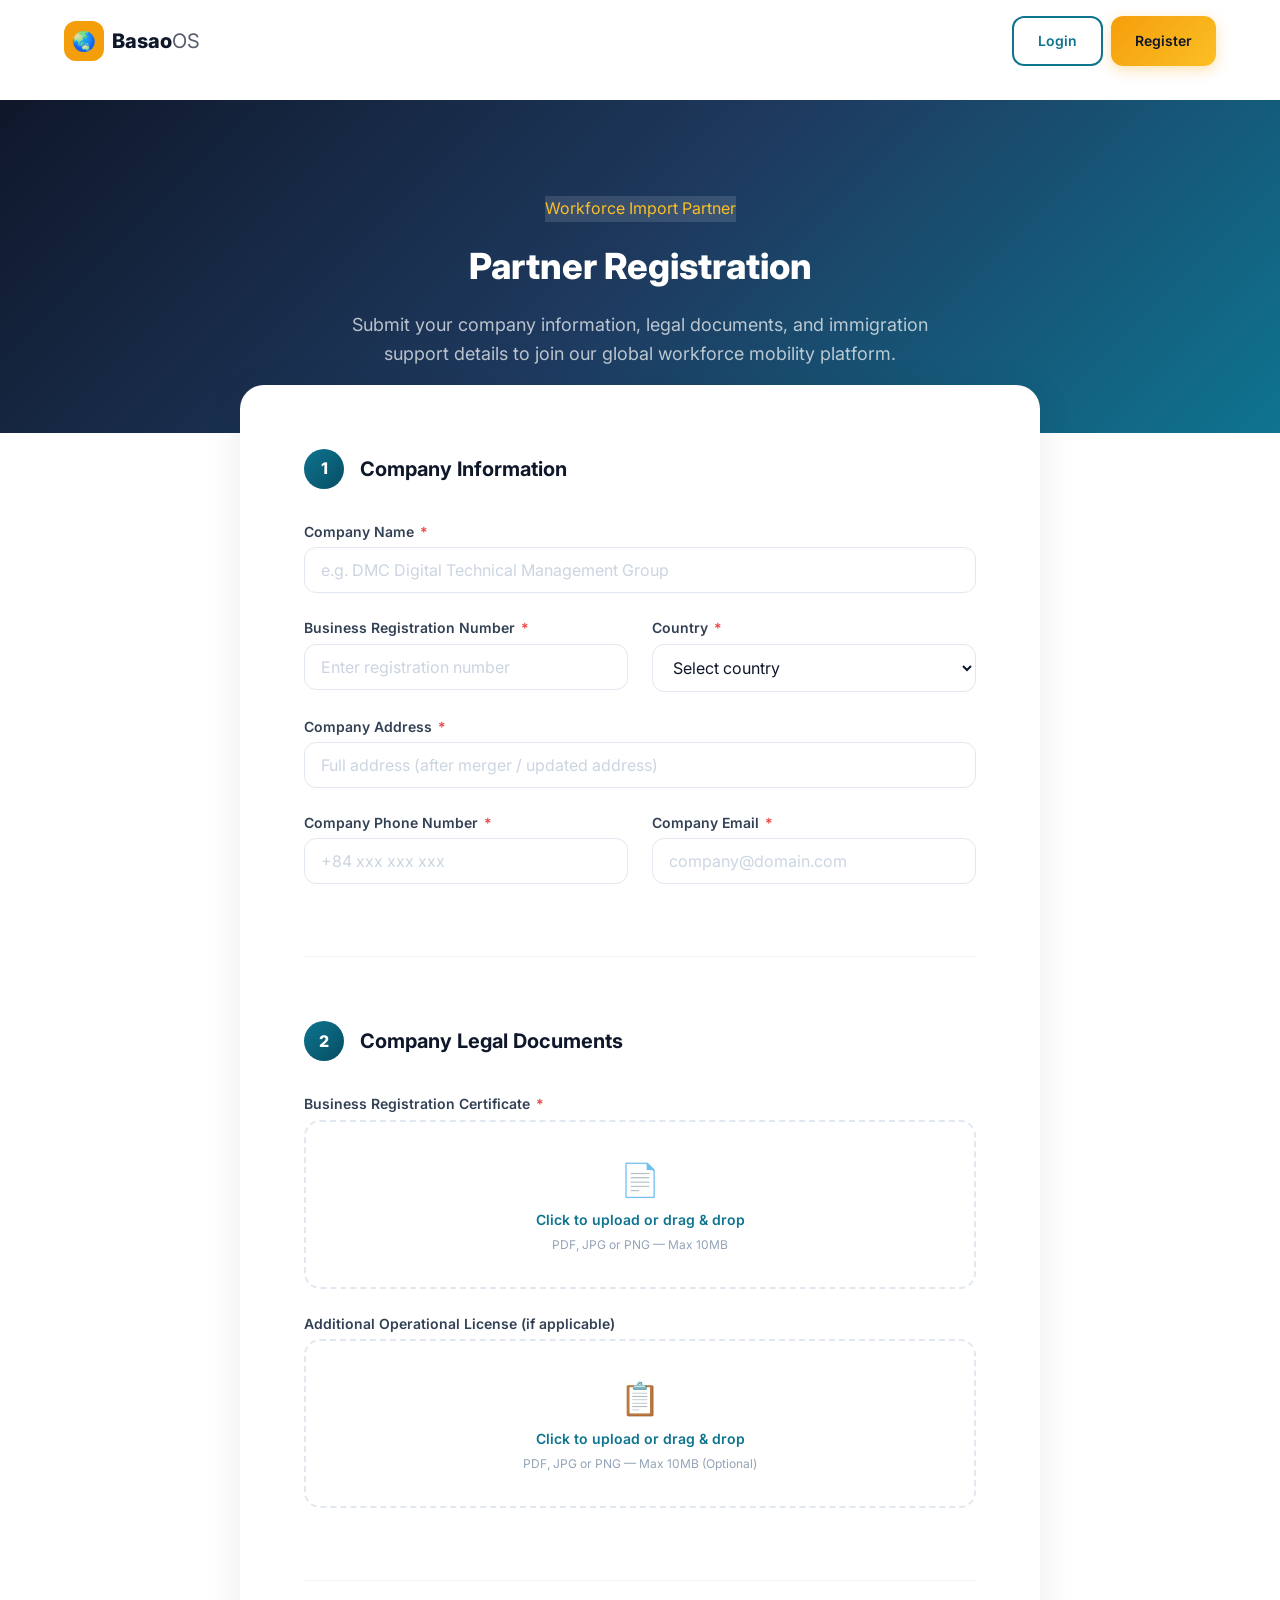
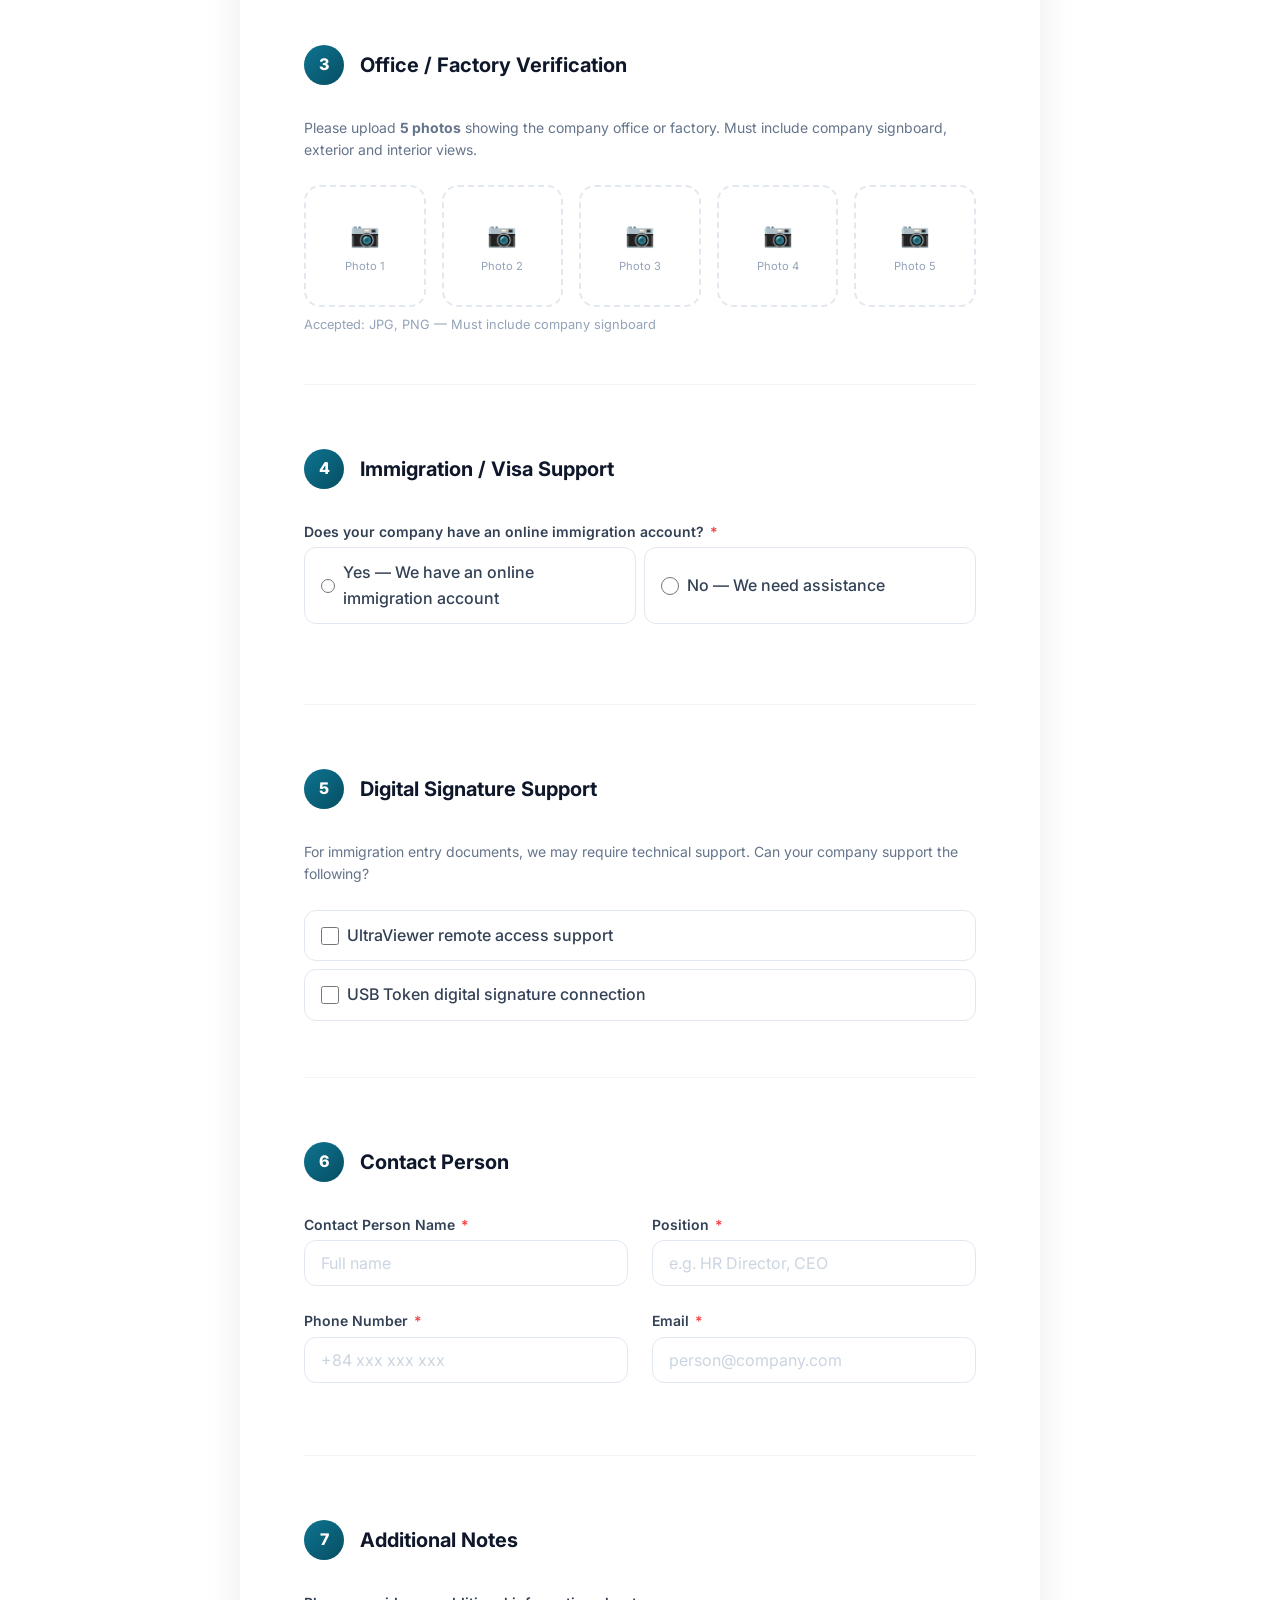
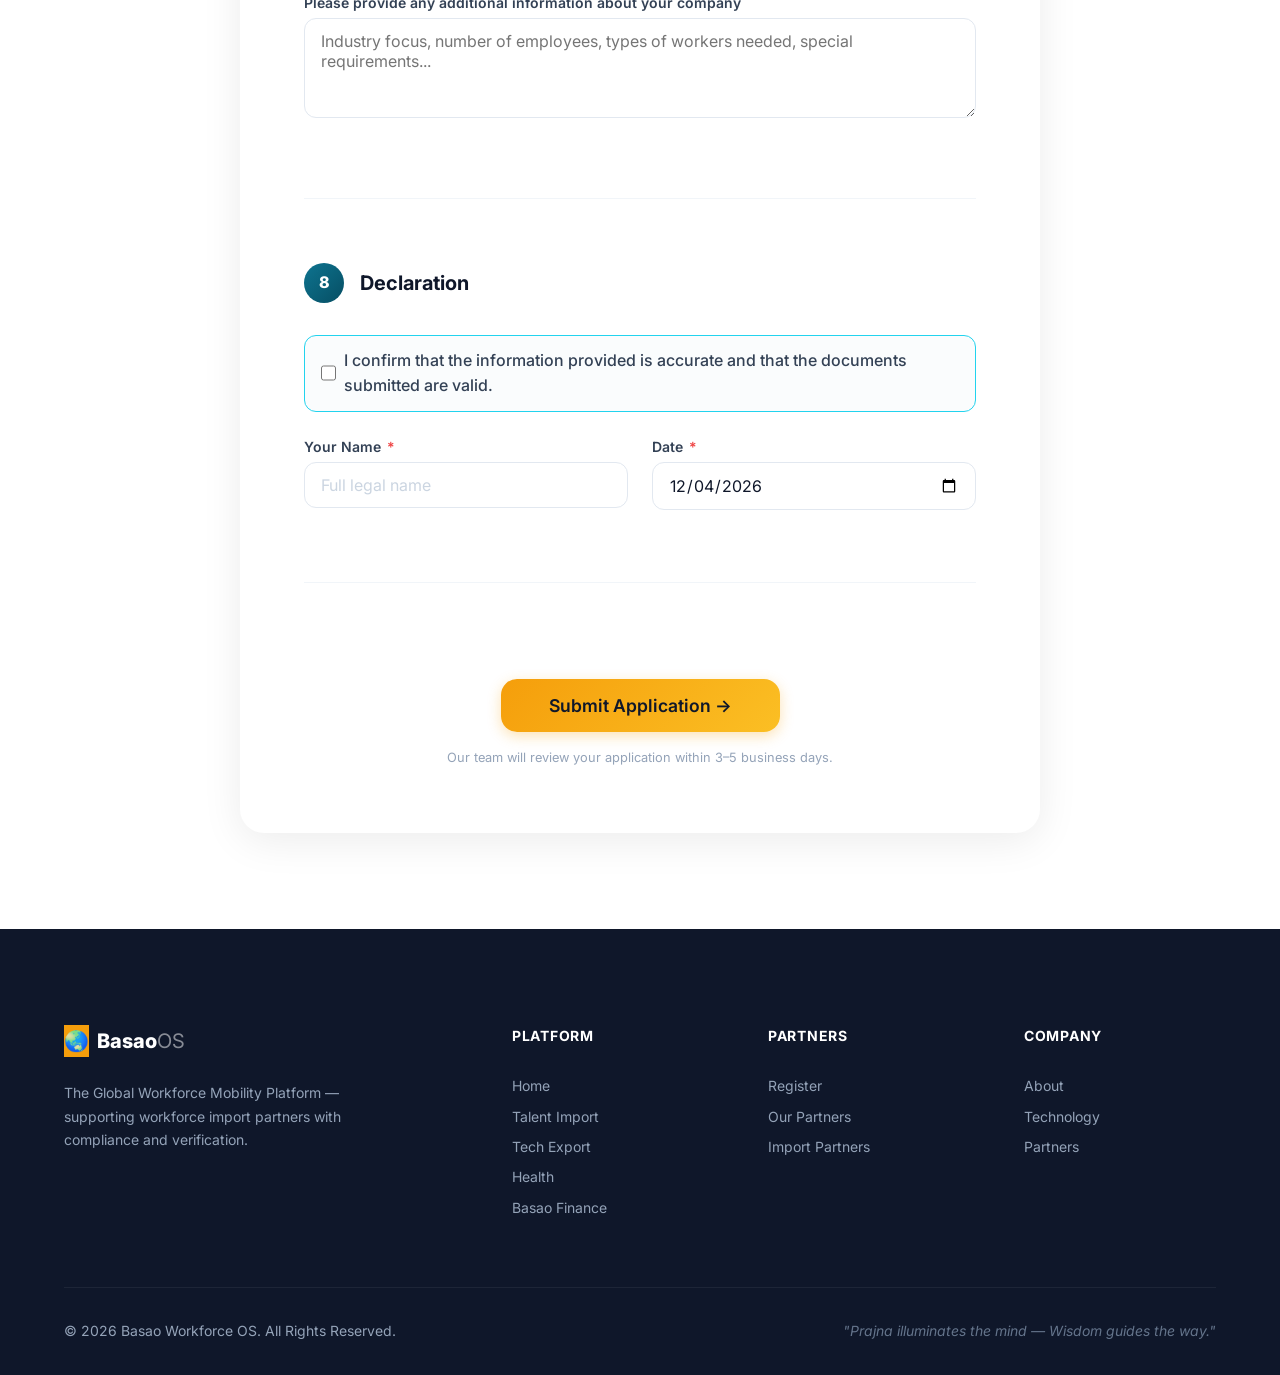
<file: partner-register.html>
<!DOCTYPE html>
<html lang="en">

<head>
    <meta charset="UTF-8">
    <meta name="viewport" content="width=device-width, initial-scale=1.0">
    <meta name="description"
        content="Register as a Workforce Import Partner — Submit company information, legal documents, and immigration support details to join our platform.">
    <title>Partner Registration — Basao Workforce OS</title>
    <link rel="stylesheet" href="styles.css">
    <link rel="icon"
        href="data:image/svg+xml,<svg xmlns='http://www.w3.org/2000/svg' viewBox='0 0 100 100'><text y='.9em' font-size='90'>🌏</text></svg>">
    <style>
        /* ===== FORM STYLES ===== */
        .form-page {
            padding-top: 100px;
        }

        .form-hero {
            background: linear-gradient(135deg, #0f172a 0%, #1e3a5f 50%, #0e7490 100%);
            padding: var(--space-4xl) 0 var(--space-3xl);
            text-align: center;
            color: #fff;
        }

        .form-hero h1 {
            font-size: var(--font-size-4xl);
            font-weight: 800;
            margin-bottom: var(--space-md);
        }

        .form-hero p {
            color: rgba(255, 255, 255, 0.7);
            max-width: 580px;
            margin: 0 auto;
            font-size: var(--font-size-lg);
        }

        .form-container {
            max-width: 800px;
            margin: -3rem auto var(--space-4xl);
            background: var(--white);
            border-radius: var(--radius-2xl);
            box-shadow: 0 8px 40px rgba(0, 0, 0, 0.08);
            padding: var(--space-3xl) var(--space-3xl);
            position: relative;
            z-index: 2;
        }

        .form-section {
            margin-bottom: var(--space-3xl);
            padding-bottom: var(--space-2xl);
            border-bottom: 1px solid var(--gray-100);
        }

        .form-section:last-of-type {
            border-bottom: none;
            margin-bottom: var(--space-xl);
        }

        .form-section-header {
            display: flex;
            align-items: center;
            gap: var(--space-md);
            margin-bottom: var(--space-xl);
        }

        .form-section-number {
            width: 40px;
            height: 40px;
            min-width: 40px;
            background: linear-gradient(135deg, var(--primary), var(--primary-dark));
            border-radius: var(--radius-full);
            display: flex;
            align-items: center;
            justify-content: center;
            color: white;
            font-weight: 800;
            font-size: 1rem;
        }

        .form-section-title {
            font-size: var(--font-size-xl);
            font-weight: 700;
            color: var(--gray-900);
        }

        .form-group {
            margin-bottom: var(--space-lg);
        }

        .form-label {
            display: block;
            font-weight: 600;
            color: var(--gray-700);
            margin-bottom: var(--space-xs);
            font-size: var(--font-size-sm);
        }

        .form-label .required {
            color: #ef4444;
            margin-left: 2px;
        }

        .form-hint {
            color: var(--gray-400);
            font-size: 0.8rem;
            margin-top: 4px;
        }

        .form-input,
        .form-select,
        .form-textarea {
            width: 100%;
            padding: 0.75rem 1rem;
            border: 1.5px solid var(--gray-200);
            border-radius: var(--radius-lg);
            font-family: inherit;
            font-size: var(--font-size-base);
            color: var(--gray-900);
            background: var(--white);
            transition: border-color 0.2s, box-shadow 0.2s;
            outline: none;
            box-sizing: border-box;
        }

        .form-input:focus,
        .form-select:focus,
        .form-textarea:focus {
            border-color: var(--primary);
            box-shadow: 0 0 0 3px rgba(14, 116, 144, 0.1);
        }

        .form-input::placeholder {
            color: var(--gray-300);
        }

        .form-textarea {
            min-height: 100px;
            resize: vertical;
        }

        .form-select {
            cursor: pointer;
        }

        .form-row {
            display: grid;
            grid-template-columns: 1fr 1fr;
            gap: var(--space-lg);
        }

        /* File upload */
        .file-upload {
            border: 2px dashed var(--gray-200);
            border-radius: var(--radius-xl);
            padding: var(--space-xl);
            text-align: center;
            cursor: pointer;
            transition: border-color 0.2s, background 0.2s;
            position: relative;
            overflow: hidden;
        }

        .file-upload:hover {
            border-color: var(--primary);
            background: rgba(14, 116, 144, 0.02);
        }

        .file-upload input[type="file"] {
            position: absolute;
            top: 0;
            left: 0;
            width: 100%;
            height: 100%;
            opacity: 0;
            cursor: pointer;
        }

        .file-upload-icon {
            font-size: 2rem;
            margin-bottom: var(--space-xs);
        }

        .file-upload-text {
            font-weight: 600;
            color: var(--primary);
            font-size: var(--font-size-sm);
        }

        .file-upload-hint {
            color: var(--gray-400);
            font-size: 0.75rem;
            margin-top: 4px;
        }

        /* Photo grid */
        .photo-grid {
            display: grid;
            grid-template-columns: repeat(5, 1fr);
            gap: var(--space-md);
        }

        .photo-upload {
            aspect-ratio: 1;
            border: 2px dashed var(--gray-200);
            border-radius: var(--radius-xl);
            display: flex;
            flex-direction: column;
            align-items: center;
            justify-content: center;
            cursor: pointer;
            position: relative;
            transition: border-color 0.2s;
            overflow: hidden;
        }

        .photo-upload:hover {
            border-color: var(--primary);
        }

        .photo-upload input[type="file"] {
            position: absolute;
            top: 0;
            left: 0;
            width: 100%;
            height: 100%;
            opacity: 0;
            cursor: pointer;
        }

        .photo-upload span {
            font-size: 1.5rem;
        }

        .photo-upload small {
            font-size: 0.7rem;
            color: var(--gray-400);
            margin-top: 4px;
        }

        /* Radio / Checkbox */
        .form-check {
            display: flex;
            align-items: center;
            gap: var(--space-sm);
            padding: 0.75rem 1rem;
            border: 1.5px solid var(--gray-200);
            border-radius: var(--radius-lg);
            cursor: pointer;
            transition: border-color 0.2s, background 0.2s;
            margin-bottom: var(--space-sm);
        }

        .form-check:hover {
            border-color: var(--primary);
            background: rgba(14, 116, 144, 0.02);
        }

        .form-check input[type="radio"],
        .form-check input[type="checkbox"] {
            width: 18px;
            height: 18px;
            accent-color: var(--primary);
            cursor: pointer;
        }

        .form-check label {
            cursor: pointer;
            font-weight: 500;
            color: var(--gray-700);
        }

        .form-checks-row {
            display: grid;
            grid-template-columns: 1fr 1fr;
            gap: var(--space-sm);
        }

        /* Submit */
        .form-submit {
            text-align: center;
            padding-top: var(--space-xl);
        }

        .form-submit .btn {
            padding: 1rem 3rem;
            font-size: var(--font-size-lg);
        }

        /* Success message */
        .form-success {
            display: none;
            text-align: center;
            padding: var(--space-3xl);
        }

        .form-success.active {
            display: block;
        }

        .form-success-icon {
            font-size: 4rem;
            margin-bottom: var(--space-lg);
        }

        .form-success h2 {
            color: var(--gray-900);
            margin-bottom: var(--space-md);
        }

        .form-success p {
            color: var(--gray-500);
            max-width: 400px;
            margin: 0 auto;
        }

        @media (max-width: 768px) {
            .form-container {
                margin: -2rem var(--space-md) var(--space-3xl);
                padding: var(--space-xl);
            }

            .form-row {
                grid-template-columns: 1fr;
            }

            .photo-grid {
                grid-template-columns: repeat(3, 1fr);
            }

            .form-checks-row {
                grid-template-columns: 1fr;
            }
        }
    </style>
</head>

<body class="form-page">

    <!-- ========== HEADER ========== -->
    <header class="header scrolled" id="header">
        <div class="container">
            <a href="index.html" class="header-logo" style="color: var(--gray-900);">
                <div class="logo-icon">🌏</div>
                <span>Basao<span style="font-weight:400; opacity:0.7;">OS</span></span>
            </a>
            <nav class="header-nav" id="headerNav">
                <ul class="nav-links">
                    <li><a href="index.html">Home</a></li>
                    <li><a href="talent-import.html">Talent Import</a></li>
                    <li><a href="tech-export.html">Tech Export</a></li>
                    <li><a href="worker-health.html">Health</a></li>
                    <li><a href="basao-finance.html">Basao Finance</a></li>
                </ul>
                <div class="nav-actions">
                    <a href="#" class="btn btn-outline"
                        style="color: var(--primary); border-color: var(--primary);">Login</a>
                    <a href="partner-register.html" class="btn btn-accent">Register</a>
                </div>
            </nav>
            <button class="hamburger" id="hamburger" aria-label="Toggle menu">
                <span></span><span></span><span></span>
            </button>
        </div>
    </header>

    <!-- ========== HERO ========== -->
    <section class="form-hero">
        <div class="container">
            <span class="section-badge"
                style="background: rgba(255,255,255,0.12); color: var(--accent-light); margin-bottom: var(--space-md); display: inline-block;">Workforce
                Import Partner</span>
            <h1>Partner Registration</h1>
            <p>Submit your company information, legal documents, and immigration support details to join our global
                workforce mobility platform.</p>
        </div>
    </section>

    <!-- ========== FORM ========== -->
    <div class="container">
        <div class="form-container" id="registrationForm">

            <form id="partnerForm" onsubmit="handleSubmit(event)">

                <!-- Section 1: Company Information -->
                <div class="form-section">
                    <div class="form-section-header">
                        <div class="form-section-number">1</div>
                        <div class="form-section-title">Company Information</div>
                    </div>

                    <div class="form-group">
                        <label class="form-label">Company Name <span class="required">*</span></label>
                        <input type="text" class="form-input" placeholder="e.g. DMC Digital Technical Management Group"
                            required>
                    </div>

                    <div class="form-row">
                        <div class="form-group">
                            <label class="form-label">Business Registration Number <span
                                    class="required">*</span></label>
                            <input type="text" class="form-input" placeholder="Enter registration number" required>
                        </div>
                        <div class="form-group">
                            <label class="form-label">Country <span class="required">*</span></label>
                            <select class="form-select" required>
                                <option value="" disabled selected>Select country</option>
                                <option value="vietnam">Vietnam</option>
                                <option value="japan">Japan</option>
                                <option value="korea">South Korea</option>
                                <option value="germany">Germany</option>
                                <option value="singapore">Singapore</option>
                                <option value="other">Other</option>
                            </select>
                        </div>
                    </div>

                    <div class="form-group">
                        <label class="form-label">Company Address <span class="required">*</span></label>
                        <input type="text" class="form-input"
                            placeholder="Full address (after merger / updated address)" required>
                    </div>

                    <div class="form-row">
                        <div class="form-group">
                            <label class="form-label">Company Phone Number <span class="required">*</span></label>
                            <input type="tel" class="form-input" placeholder="+84 xxx xxx xxx" required>
                        </div>
                        <div class="form-group">
                            <label class="form-label">Company Email <span class="required">*</span></label>
                            <input type="email" class="form-input" placeholder="company@domain.com" required>
                        </div>
                    </div>
                </div>

                <!-- Section 2: Legal Documents -->
                <div class="form-section">
                    <div class="form-section-header">
                        <div class="form-section-number">2</div>
                        <div class="form-section-title">Company Legal Documents</div>
                    </div>

                    <div class="form-group">
                        <label class="form-label">Business Registration Certificate <span
                                class="required">*</span></label>
                        <div class="file-upload">
                            <input type="file" accept=".pdf,.jpg,.jpeg,.png" id="bizLicense">
                            <div class="file-upload-icon">📄</div>
                            <div class="file-upload-text">Click to upload or drag & drop</div>
                            <div class="file-upload-hint">PDF, JPG or PNG — Max 10MB</div>
                        </div>
                    </div>

                    <div class="form-group">
                        <label class="form-label">Additional Operational License (if applicable)</label>
                        <div class="file-upload">
                            <input type="file" accept=".pdf,.jpg,.jpeg,.png" id="additionalLicense">
                            <div class="file-upload-icon">📋</div>
                            <div class="file-upload-text">Click to upload or drag & drop</div>
                            <div class="file-upload-hint">PDF, JPG or PNG — Max 10MB (Optional)</div>
                        </div>
                    </div>
                </div>

                <!-- Section 3: Office Verification -->
                <div class="form-section">
                    <div class="form-section-header">
                        <div class="form-section-number">3</div>
                        <div class="form-section-title">Office / Factory Verification</div>
                    </div>

                    <p style="color: var(--gray-500); margin-bottom: var(--space-lg); font-size: var(--font-size-sm);">
                        Please upload <strong>5 photos</strong> showing the company office or factory. Must include
                        company signboard, exterior and interior views.
                    </p>

                    <div class="photo-grid">
                        <div class="photo-upload">
                            <input type="file" accept="image/*">
                            <span>📷</span>
                            <small>Photo 1</small>
                        </div>
                        <div class="photo-upload">
                            <input type="file" accept="image/*">
                            <span>📷</span>
                            <small>Photo 2</small>
                        </div>
                        <div class="photo-upload">
                            <input type="file" accept="image/*">
                            <span>📷</span>
                            <small>Photo 3</small>
                        </div>
                        <div class="photo-upload">
                            <input type="file" accept="image/*">
                            <span>📷</span>
                            <small>Photo 4</small>
                        </div>
                        <div class="photo-upload">
                            <input type="file" accept="image/*">
                            <span>📷</span>
                            <small>Photo 5</small>
                        </div>
                    </div>

                    <p class="form-hint" style="margin-top: var(--space-sm);">Accepted: JPG, PNG — Must include company
                        signboard</p>
                </div>

                <!-- Section 4: Immigration -->
                <div class="form-section">
                    <div class="form-section-header">
                        <div class="form-section-number">4</div>
                        <div class="form-section-title">Immigration / Visa Support</div>
                    </div>

                    <div class="form-group">
                        <label class="form-label">Does your company have an online immigration account? <span
                                class="required">*</span></label>
                        <div class="form-checks-row">
                            <div class="form-check">
                                <input type="radio" name="immigration" id="immYes" value="yes" required>
                                <label for="immYes">Yes — We have an online immigration account</label>
                            </div>
                            <div class="form-check">
                                <input type="radio" name="immigration" id="immNo" value="no">
                                <label for="immNo">No — We need assistance</label>
                            </div>
                        </div>
                    </div>
                </div>

                <!-- Section 5: Digital Signature -->
                <div class="form-section">
                    <div class="form-section-header">
                        <div class="form-section-number">5</div>
                        <div class="form-section-title">Digital Signature Support</div>
                    </div>

                    <p style="color: var(--gray-500); margin-bottom: var(--space-lg); font-size: var(--font-size-sm);">
                        For immigration entry documents, we may require technical support. Can your company support the
                        following?
                    </p>

                    <div class="form-check">
                        <input type="checkbox" id="ultraviewer" value="ultraviewer">
                        <label for="ultraviewer">UltraViewer remote access support</label>
                    </div>
                    <div class="form-check">
                        <input type="checkbox" id="usbtoken" value="usbtoken">
                        <label for="usbtoken">USB Token digital signature connection</label>
                    </div>
                </div>

                <!-- Section 6: Contact Person -->
                <div class="form-section">
                    <div class="form-section-header">
                        <div class="form-section-number">6</div>
                        <div class="form-section-title">Contact Person</div>
                    </div>

                    <div class="form-row">
                        <div class="form-group">
                            <label class="form-label">Contact Person Name <span class="required">*</span></label>
                            <input type="text" class="form-input" placeholder="Full name" required>
                        </div>
                        <div class="form-group">
                            <label class="form-label">Position <span class="required">*</span></label>
                            <input type="text" class="form-input" placeholder="e.g. HR Director, CEO" required>
                        </div>
                    </div>

                    <div class="form-row">
                        <div class="form-group">
                            <label class="form-label">Phone Number <span class="required">*</span></label>
                            <input type="tel" class="form-input" placeholder="+84 xxx xxx xxx" required>
                        </div>
                        <div class="form-group">
                            <label class="form-label">Email <span class="required">*</span></label>
                            <input type="email" class="form-input" placeholder="person@company.com" required>
                        </div>
                    </div>
                </div>

                <!-- Section 7: Additional Notes -->
                <div class="form-section">
                    <div class="form-section-header">
                        <div class="form-section-number">7</div>
                        <div class="form-section-title">Additional Notes</div>
                    </div>

                    <div class="form-group">
                        <label class="form-label">Please provide any additional information about your company</label>
                        <textarea class="form-textarea"
                            placeholder="Industry focus, number of employees, types of workers needed, special requirements..."></textarea>
                    </div>
                </div>

                <!-- Section 8: Declaration -->
                <div class="form-section">
                    <div class="form-section-header">
                        <div class="form-section-number">8</div>
                        <div class="form-section-title">Declaration</div>
                    </div>

                    <div class="form-check"
                        style="border-color: var(--primary-light); background: rgba(14,116,144,0.02);">
                        <input type="checkbox" id="agree" required>
                        <label for="agree">I confirm that the information provided is accurate and that the documents
                            submitted are valid.</label>
                    </div>

                    <div class="form-row" style="margin-top: var(--space-lg);">
                        <div class="form-group">
                            <label class="form-label">Your Name <span class="required">*</span></label>
                            <input type="text" class="form-input" placeholder="Full legal name" required>
                        </div>
                        <div class="form-group">
                            <label class="form-label">Date <span class="required">*</span></label>
                            <input type="date" class="form-input" required>
                        </div>
                    </div>
                </div>

                <!-- Submit -->
                <div class="form-submit">
                    <button type="submit" class="btn btn-accent btn-lg" style="padding: 1rem 3rem; font-size: 1.1rem;">
                        Submit Application →
                    </button>
                    <p style="color: var(--gray-400); font-size: 0.8rem; margin-top: var(--space-md);">
                        Our team will review your application within 3–5 business days.
                    </p>
                </div>
            </form>

            <!-- Success state -->
            <div class="form-success" id="formSuccess">
                <div class="form-success-icon">✅</div>
                <h2>Application Submitted</h2>
                <p>Thank you for registering as a Workforce Import Partner. Our team will review your application and
                    contact you within 3–5 business days.</p>
                <a href="index.html" class="btn btn-primary" style="margin-top: var(--space-xl);">Return to Home</a>
            </div>

        </div>
    </div>

    <!-- ========== FOOTER ========== -->
    <footer class="footer">
        <div class="container">
            <div class="footer-grid">
                <div class="footer-brand">
                    <div class="footer-logo">
                        <div class="logo-icon" style="background: var(--accent);">🌏</div>
                        <span>Basao<span style="font-weight:400; opacity:0.5;">OS</span></span>
                    </div>
                    <p>The Global Workforce Mobility Platform — supporting workforce import partners with compliance and
                        verification.</p>
                </div>
                <div class="footer-col">
                    <h4>Platform</h4>
                    <a href="index.html">Home</a>
                    <a href="talent-import.html">Talent Import</a>
                    <a href="tech-export.html">Tech Export</a>
                    <a href="worker-health.html">Health</a>
                    <a href="basao-finance.html">Basao Finance</a>
                </div>
                <div class="footer-col">
                    <h4>Partners</h4>
                    <a href="partner-register.html">Register</a>
                    <a href="index.html#partners">Our Partners</a>
                    <a href="talent-import.html">Import Partners</a>
                </div>
                <div class="footer-col">
                    <h4>Company</h4>
                    <a href="index.html">About</a>
                    <a href="index.html#technology">Technology</a>
                    <a href="index.html#partners">Partners</a>
                </div>
            </div>
            <div class="footer-bottom">
                <p>© 2026 Basao Workforce OS. All Rights Reserved.</p>
                <p class="footer-quote">"Prajna illuminates the mind — Wisdom guides the way."</p>
            </div>
        </div>
    </footer>

    <script src="script.js"></script>
    <script>
        // Form submission handler
        function handleSubmit(e) {
            e.preventDefault();
            document.getElementById('partnerForm').style.display = 'none';
            document.getElementById('formSuccess').classList.add('active');
            window.scrollTo({ top: 200, behavior: 'smooth' });
        }

        // File upload visual feedback
        document.querySelectorAll('.file-upload input[type="file"], .photo-upload input[type="file"]').forEach(input => {
            input.addEventListener('change', function () {
                const parent = this.closest('.file-upload') || this.closest('.photo-upload');
                if (this.files.length > 0) {
                    parent.style.borderColor = '#059669';
                    parent.style.background = 'rgba(5,150,105,0.05)';
                    const textEl = parent.querySelector('.file-upload-text') || parent.querySelector('small');
                    if (textEl) textEl.textContent = this.files[0].name;
                    const iconEl = parent.querySelector('.file-upload-icon') || parent.querySelector('span');
                    if (iconEl) iconEl.textContent = '✅';
                }
            });
        });

        // Auto-set today's date
        const dateInput = document.querySelector('input[type="date"]');
        if (dateInput) dateInput.valueAsDate = new Date();
    </script>
</body>

</html>
</file>
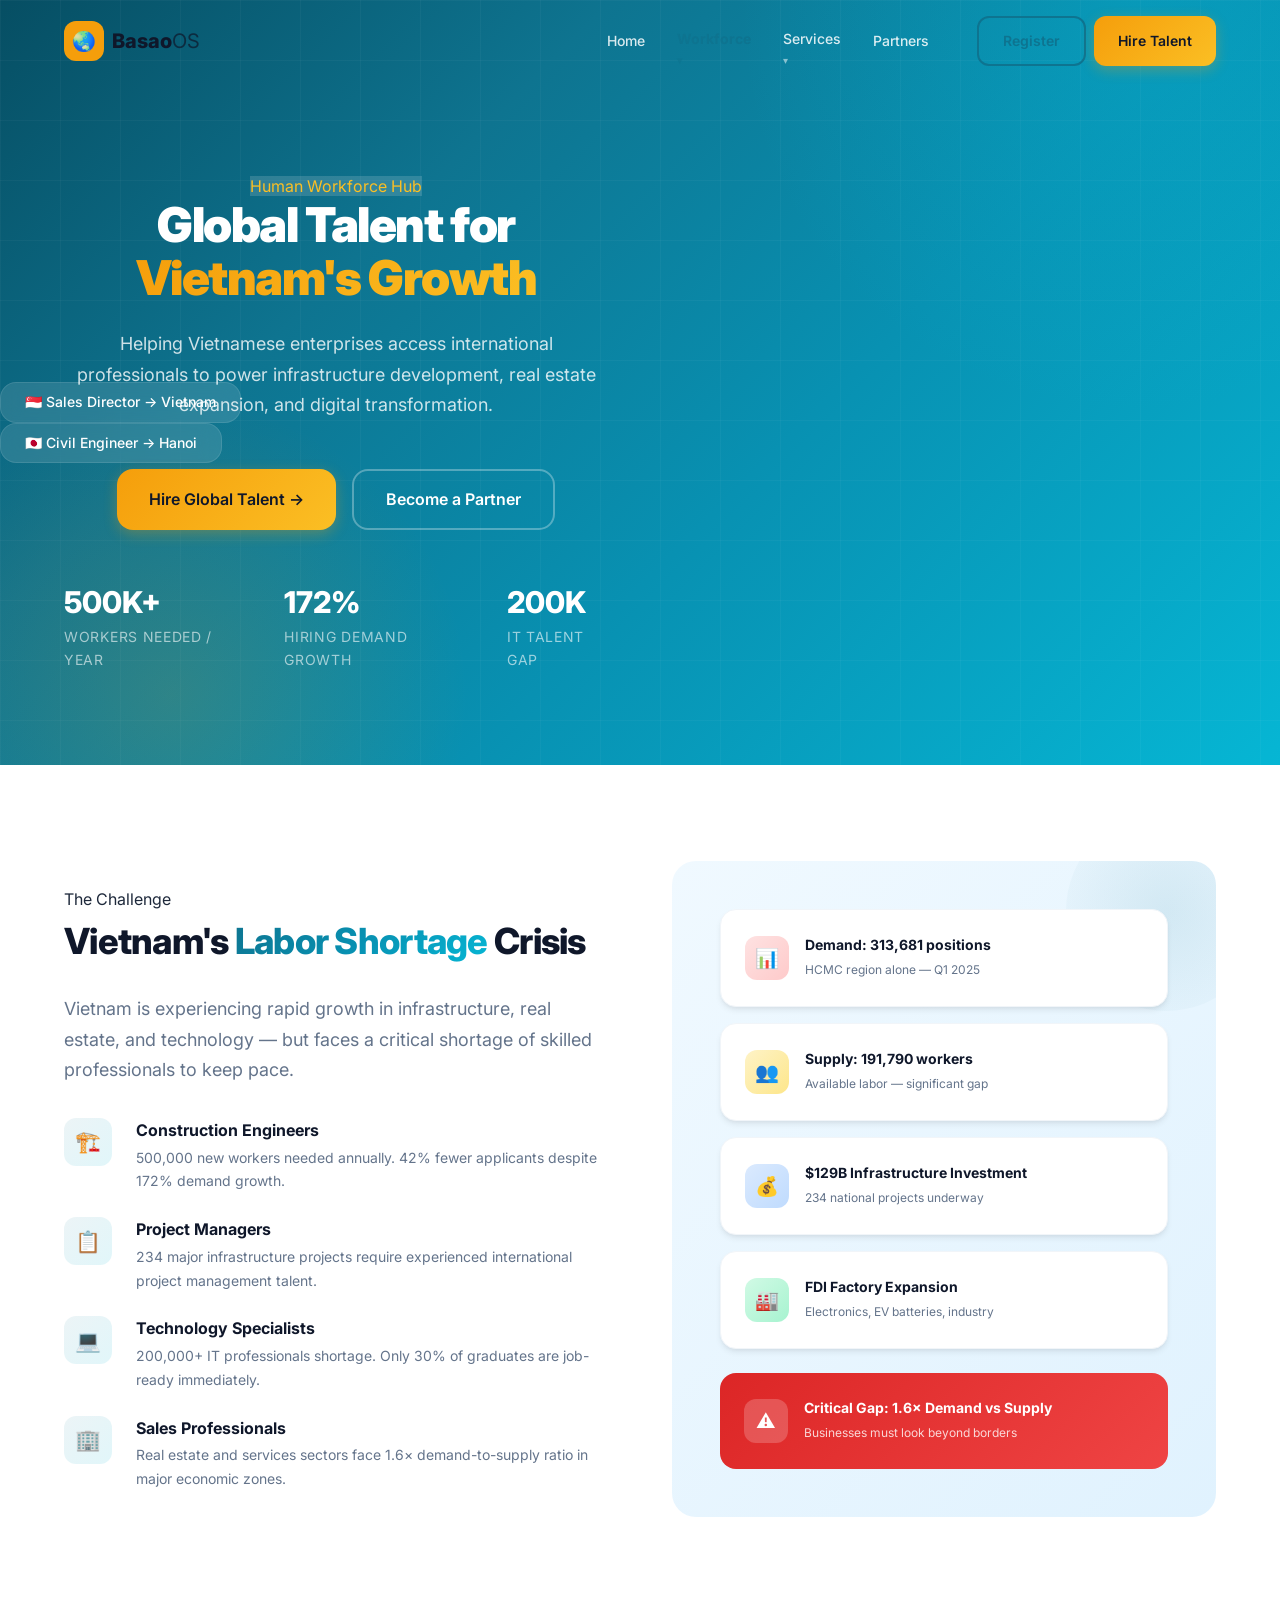
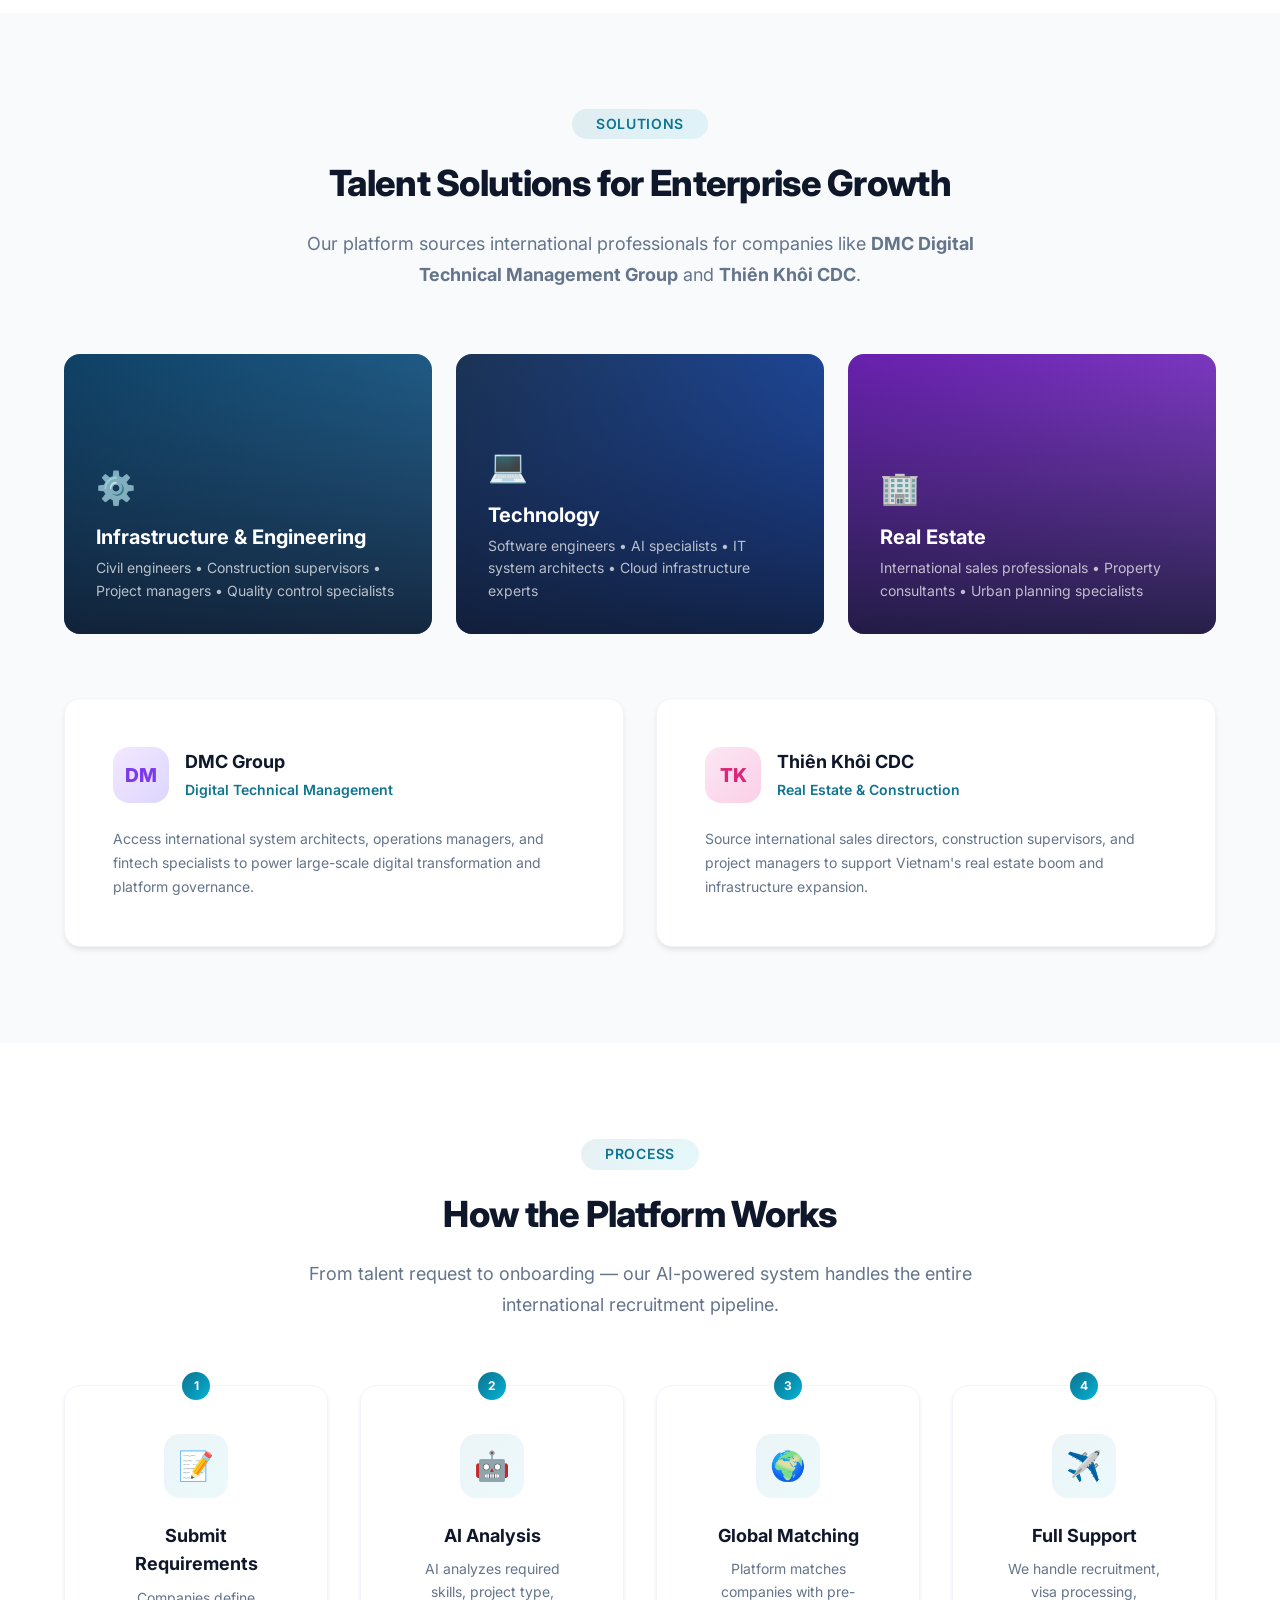
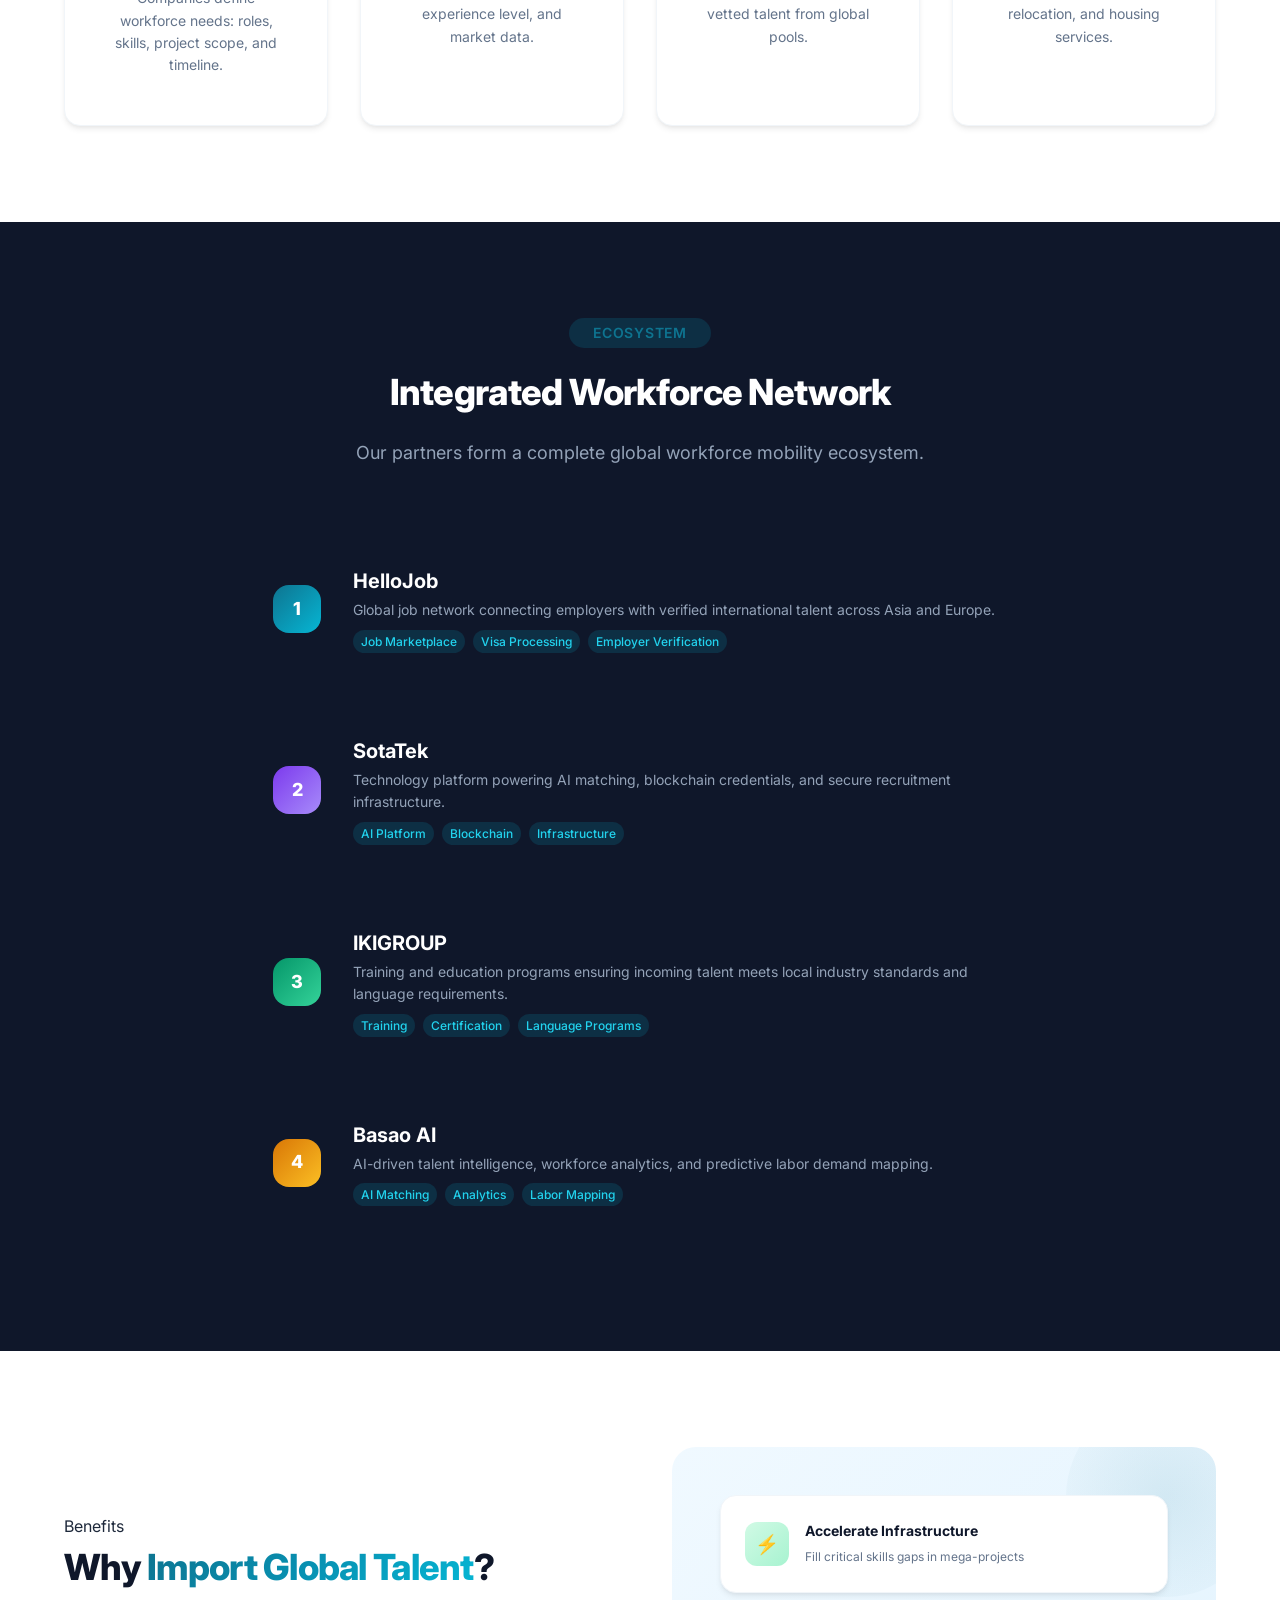
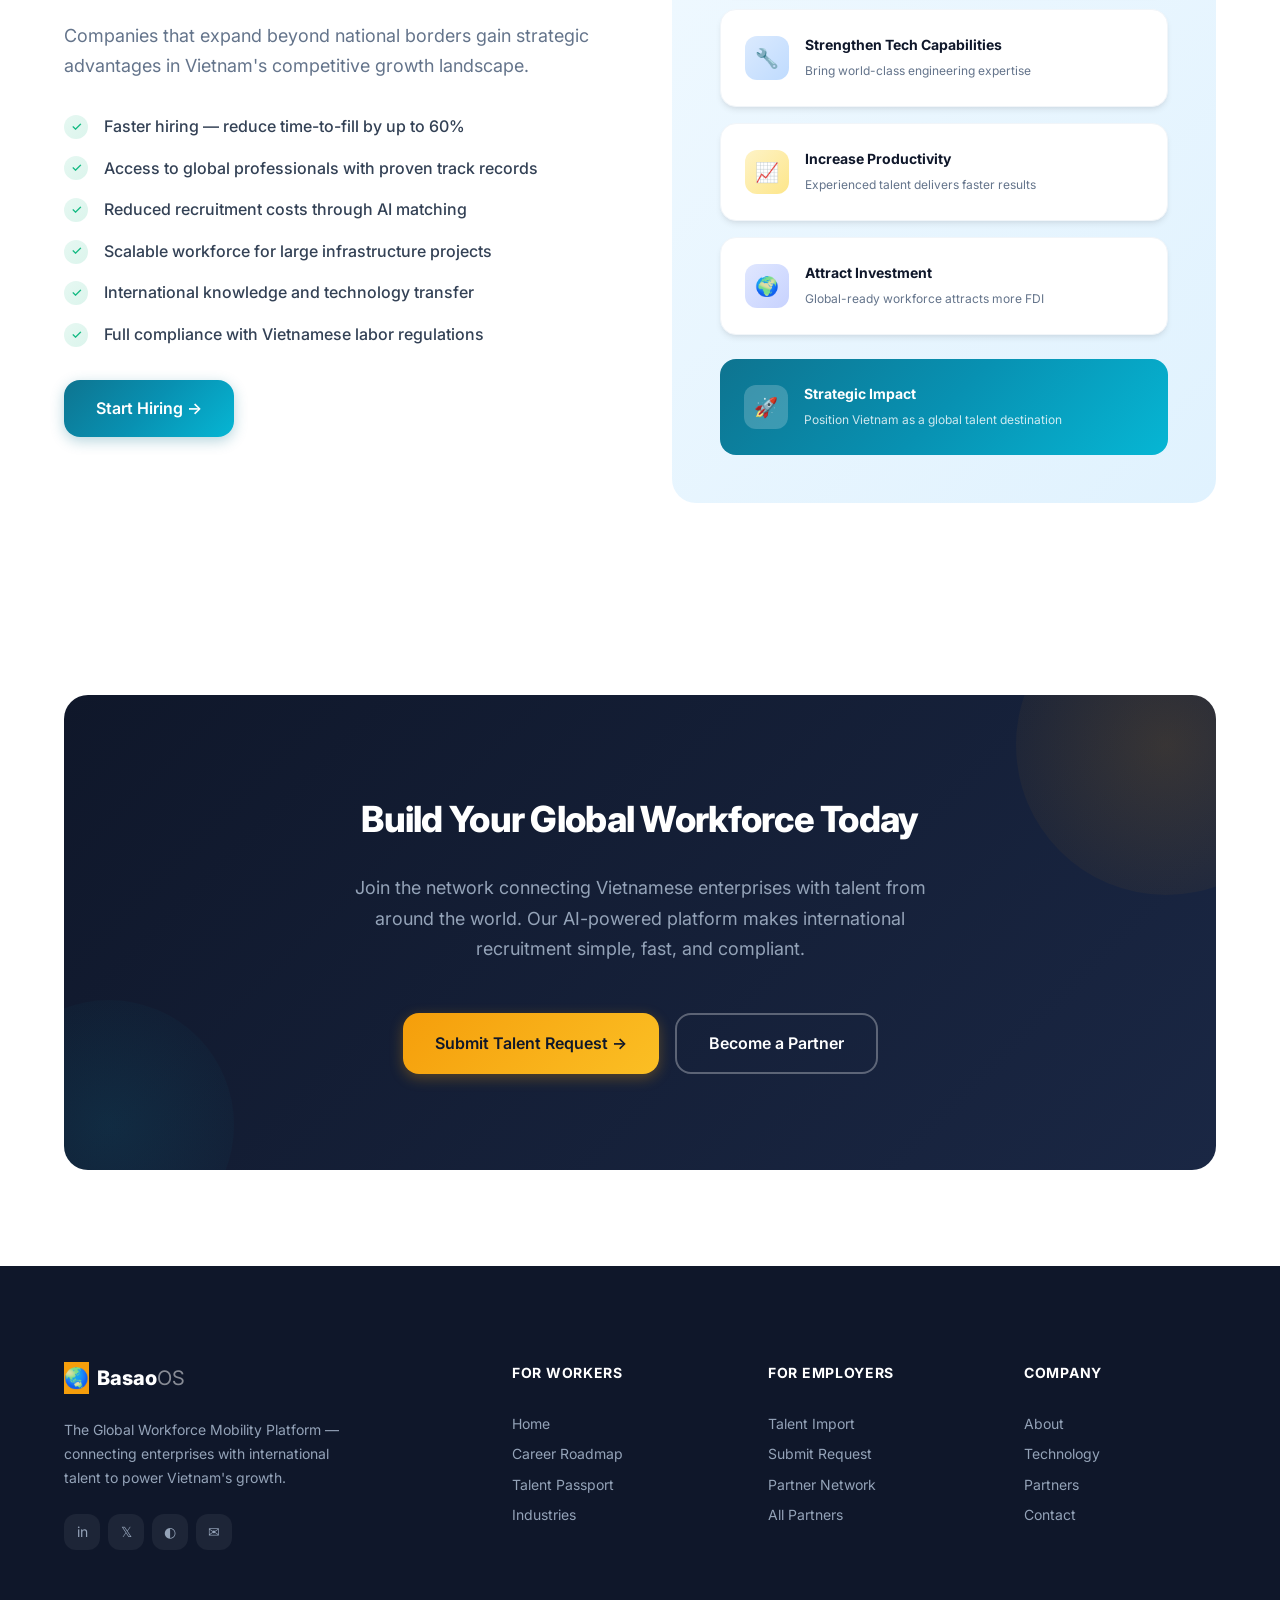
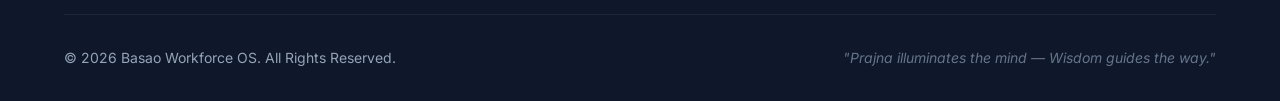
<file: talent-import.html>
<!DOCTYPE html>
<html lang="en">

<head>
    <meta charset="UTF-8">
    <meta name="viewport" content="width=device-width, initial-scale=1.0">
    <meta name="description"
        content="Human Workforce Hub — Access global professionals for infrastructure, engineering, technology and real estate projects in Vietnam.">
    <title>Human Workforce Hub — Basao Workforce OS</title>
    <link rel="stylesheet" href="styles.css">
    <link rel="icon"
        href="data:image/svg+xml,<svg xmlns='http://www.w3.org/2000/svg' viewBox='0 0 100 100'><text y='.9em' font-size='90'>🌏</text></svg>">
</head>

<body>

    <!-- ========== HEADER ========== -->
    <header class="header scrolled" id="header">
        <div class="container">
            <a href="index.html" class="header-logo" style="color: var(--gray-900);">
                <div class="logo-icon">🌏</div>
                <span>Basao<span style="font-weight:400; opacity:0.7;">OS</span></span>
            </a>

            <nav class="header-nav" id="headerNav">
                <ul class="nav-links">
                    <li><a href="index.html">Home</a></li>
                    <li class="nav-dropdown">
                        <a href="#" style="color: var(--primary); font-weight: 700;">Workforce</a>
                        <div class="dropdown-menu">
                            <a href="talent-import.html"><span class="dropdown-icon">🌍</span> Human Workforce Hub</a>
                            <a href="tech-export.html"><span class="dropdown-icon">💻</span> Tech Talent Export</a>
                            <a href="worker-training.html"><span class="dropdown-icon">🎓</span> Skills & Training</a>
                        </div>
                    </li>
                    <li class="nav-dropdown">
                        <a href="#">Services</a>
                        <div class="dropdown-menu">
                            <a href="worker-health.html"><span class="dropdown-icon">💪</span> Health & Lifestyle</a>
                            <a href="basao-finance.html"><span class="dropdown-icon">💰</span> Basao Finance</a>
                        </div>
                    </li>
                    <li><a href="index.html#partners">Partners</a></li>
                </ul>
                <div class="nav-actions">
                    <a href="partner-register.html" class="btn btn-outline"
                        style="color: var(--primary); border-color: var(--primary);">Register</a>
                    <a href="#submit-request" class="btn btn-accent">Hire Talent</a>
                </div>
            </nav>

            <button class="hamburger" id="hamburger" aria-label="Toggle menu">
                <span></span>
                <span></span>
                <span></span>
            </button>
        </div>
    </header>

    <!-- ========== HERO ========== -->
    <section class="hero" id="hero" style="min-height: 85vh;">
        <div class="hero-grid"></div>

        <div class="hero-floating">
            <div class="floating-badge">🇰🇷 Project Manager → Vietnam</div>
            <div class="floating-badge">🇯🇵 Civil Engineer → Hanoi</div>
            <div class="floating-badge">🇩🇪 IT Architect → HCMC</div>
            <div class="floating-badge">🇸🇬 Sales Director → Vietnam</div>
        </div>

        <div class="container">
            <div class="hero-content" style="text-align: center; max-width: 800px; margin: 0 auto;">
                <span class="section-badge"
                    style="background: rgba(255,255,255,0.15); color: var(--accent-light);">Human Workforce Hub</span>
                <h1 style="font-size: var(--font-size-5xl);">Global Talent for <span class="highlight">Vietnam's
                        Growth</span></h1>
                <p style="margin: 0 auto var(--space-2xl); max-width: 600px;">Helping Vietnamese enterprises access
                    international professionals to power infrastructure development, real estate expansion, and digital
                    transformation.</p>

                <div class="hero-actions" style="justify-content: center;">
                    <a href="#submit-request" class="btn btn-accent btn-lg">Hire Global Talent →</a>
                    <a href="#ecosystem" class="btn btn-outline btn-lg">Become a Partner</a>
                </div>

                <div class="hero-stats" style="justify-content: center; margin-top: var(--space-2xl);">
                    <div class="hero-stat">
                        <div class="stat-number" data-target="500" data-suffix="K+">0</div>
                        <div class="stat-label">Workers Needed / Year</div>
                    </div>
                    <div class="hero-stat">
                        <div class="stat-number" data-target="172" data-suffix="%">0</div>
                        <div class="stat-label">Hiring Demand Growth</div>
                    </div>
                    <div class="hero-stat">
                        <div class="stat-number" data-target="200" data-suffix="K">0</div>
                        <div class="stat-label">IT Talent Gap</div>
                    </div>
                </div>
            </div>
        </div>
    </section>

    <!-- ========== THE LABOR CHALLENGE ========== -->
    <section class="section" id="challenge">
        <div class="container">
            <div class="ai-content">
                <div class="ai-text reveal-left">
                    <span class="section-badge">The Challenge</span>
                    <h2>Vietnam's <span class="highlight">Labor Shortage</span> Crisis</h2>
                    <p>Vietnam is experiencing rapid growth in infrastructure, real estate, and technology — but faces a
                        critical shortage of skilled professionals to keep pace.</p>

                    <div class="ai-features">
                        <div class="ai-feature">
                            <div class="ai-feature-icon">🏗️</div>
                            <div>
                                <h4>Construction Engineers</h4>
                                <p>500,000 new workers needed annually. 42% fewer applicants despite 172% demand growth.
                                </p>
                            </div>
                        </div>
                        <div class="ai-feature">
                            <div class="ai-feature-icon">📋</div>
                            <div>
                                <h4>Project Managers</h4>
                                <p>234 major infrastructure projects require experienced international project
                                    management talent.</p>
                            </div>
                        </div>
                        <div class="ai-feature">
                            <div class="ai-feature-icon">💻</div>
                            <div>
                                <h4>Technology Specialists</h4>
                                <p>200,000+ IT professionals shortage. Only 30% of graduates are job-ready immediately.
                                </p>
                            </div>
                        </div>
                        <div class="ai-feature">
                            <div class="ai-feature-icon">🏢</div>
                            <div>
                                <h4>Sales Professionals</h4>
                                <p>Real estate and services sectors face 1.6× demand-to-supply ratio in major economic
                                    zones.</p>
                            </div>
                        </div>
                    </div>
                </div>

                <div class="ai-visual reveal-right">
                    <div class="ai-diagram">
                        <div class="ai-node">
                            <div class="ai-node-icon" style="background: linear-gradient(135deg, #fee2e2, #fecaca);">📊
                            </div>
                            <div class="ai-node-text">
                                <h5>Demand: 313,681 positions</h5>
                                <span>HCMC region alone — Q1 2025</span>
                            </div>
                        </div>
                        <div class="ai-node">
                            <div class="ai-node-icon" style="background: linear-gradient(135deg, #fef3c7, #fde68a);">👥
                            </div>
                            <div class="ai-node-text">
                                <h5>Supply: 191,790 workers</h5>
                                <span>Available labor — significant gap</span>
                            </div>
                        </div>
                        <div class="ai-node">
                            <div class="ai-node-icon" style="background: linear-gradient(135deg, #dbeafe, #bfdbfe);">💰
                            </div>
                            <div class="ai-node-text">
                                <h5>$129B Infrastructure Investment</h5>
                                <span>234 national projects underway</span>
                            </div>
                        </div>
                        <div class="ai-node">
                            <div class="ai-node-icon" style="background: linear-gradient(135deg, #d1fae5, #a7f3d0);">🏭
                            </div>
                            <div class="ai-node-text">
                                <h5>FDI Factory Expansion</h5>
                                <span>Electronics, EV batteries, industry</span>
                            </div>
                        </div>

                        <div class="ai-match-result" style="background: linear-gradient(135deg, #dc2626, #ef4444);">
                            <div class="match-icon">⚠️</div>
                            <div>
                                <h5>Critical Gap: 1.6× Demand vs Supply</h5>
                                <span>Businesses must look beyond borders</span>
                            </div>
                        </div>
                    </div>
                </div>
            </div>
        </div>
    </section>

    <!-- ========== SOLUTIONS ========== -->
    <section class="section section-alt" id="solutions">
        <div class="container">
            <div class="section-header reveal">
                <span class="section-badge">Solutions</span>
                <h2>Talent Solutions for Enterprise Growth</h2>
                <p>Our platform sources international professionals for companies like <strong>DMC Digital Technical
                        Management Group</strong> and <strong>Thiên Khôi CDC</strong>.</p>
            </div>

            <div class="industries-grid stagger-children">
                <div class="industry-card" style="height: 280px;">
                    <div class="industry-bg" style="background: linear-gradient(135deg, #0f4c75, #3282b8);"></div>
                    <div class="industry-overlay">
                        <div class="industry-icon">⚙️</div>
                        <h3>Infrastructure & Engineering</h3>
                        <p>Civil engineers • Construction supervisors • Project managers • Quality control specialists
                        </p>
                    </div>
                </div>

                <div class="industry-card" style="height: 280px;">
                    <div class="industry-bg" style="background: linear-gradient(135deg, #1e3a5f, #2563eb);"></div>
                    <div class="industry-overlay">
                        <div class="industry-icon">💻</div>
                        <h3>Technology</h3>
                        <p>Software engineers • AI specialists • IT system architects • Cloud infrastructure experts</p>
                    </div>
                </div>

                <div class="industry-card" style="height: 280px;">
                    <div class="industry-bg" style="background: linear-gradient(135deg, #7e22ce, #a855f7);"></div>
                    <div class="industry-overlay">
                        <div class="industry-icon">🏢</div>
                        <h3>Real Estate</h3>
                        <p>International sales professionals • Property consultants • Urban planning specialists</p>
                    </div>
                </div>
            </div>

            <!-- Company highlight cards -->
            <div
                style="display: grid; grid-template-columns: 1fr 1fr; gap: var(--space-xl); margin-top: var(--space-3xl);">
                <div class="flow-card reveal-left" style="text-align: left; padding: var(--space-2xl);">
                    <div
                        style="display: flex; align-items: center; gap: var(--space-md); margin-bottom: var(--space-lg);">
                        <div class="partner-logo dmc" style="margin: 0; width: 56px; height: 56px; font-size: 1.2rem;">
                            DM</div>
                        <div>
                            <h3 style="margin-bottom: 0;">DMC Group</h3>
                            <span
                                style="color: var(--primary); font-size: var(--font-size-sm); font-weight: 600;">Digital
                                Technical Management</span>
                        </div>
                    </div>
                    <p style="color: var(--gray-500); line-height: 1.7;">Access international system architects,
                        operations managers, and fintech specialists to power large-scale digital transformation and
                        platform governance.</p>
                </div>

                <div class="flow-card reveal-right" style="text-align: left; padding: var(--space-2xl);">
                    <div
                        style="display: flex; align-items: center; gap: var(--space-md); margin-bottom: var(--space-lg);">
                        <div class="partner-logo thienkhoi"
                            style="margin: 0; width: 56px; height: 56px; font-size: 1.2rem;">TK</div>
                        <div>
                            <h3 style="margin-bottom: 0;">Thiên Khôi CDC</h3>
                            <span style="color: var(--primary); font-size: var(--font-size-sm); font-weight: 600;">Real
                                Estate & Construction</span>
                        </div>
                    </div>
                    <p style="color: var(--gray-500); line-height: 1.7;">Source international sales directors,
                        construction supervisors, and project managers to support Vietnam's real estate boom and
                        infrastructure expansion.</p>
                </div>
            </div>
        </div>
    </section>

    <!-- ========== HOW IT WORKS ========== -->
    <section class="section" id="how-it-works">
        <div class="container">
            <div class="section-header reveal">
                <span class="section-badge">Process</span>
                <h2>How the Platform Works</h2>
                <p>From talent request to onboarding — our AI-powered system handles the entire international
                    recruitment pipeline.</p>
            </div>

            <div class="flow-grid stagger-children" style="grid-template-columns: repeat(4, 1fr);">
                <div class="flow-card">
                    <span class="step-number">1</span>
                    <div class="flow-icon">📝</div>
                    <h3>Submit Requirements</h3>
                    <p>Companies define workforce needs: roles, skills, project scope, and timeline.</p>
                </div>

                <div class="flow-card">
                    <span class="step-number">2</span>
                    <div class="flow-icon">🤖</div>
                    <h3>AI Analysis</h3>
                    <p>AI analyzes required skills, project type, experience level, and market data.</p>
                </div>

                <div class="flow-card">
                    <span class="step-number">3</span>
                    <div class="flow-icon">🌍</div>
                    <h3>Global Matching</h3>
                    <p>Platform matches companies with pre-vetted talent from global pools.</p>
                </div>

                <div class="flow-card">
                    <span class="step-number">4</span>
                    <div class="flow-icon">✈️</div>
                    <h3>Full Support</h3>
                    <p>We handle recruitment, visa processing, relocation, and housing services.</p>
                </div>
            </div>
        </div>
    </section>

    <!-- ========== WORKFORCE ECOSYSTEM ========== -->
    <section class="section section-dark" id="ecosystem">
        <div class="container">
            <div class="section-header reveal">
                <span class="section-badge" style="background: rgba(6,182,212,0.15);">Ecosystem</span>
                <h2>Integrated Workforce Network</h2>
                <p>Our partners form a complete global workforce mobility ecosystem.</p>
            </div>

            <div class="tech-layers stagger-children">
                <div class="tech-layer">
                    <div class="tech-layer-number">1</div>
                    <div class="tech-layer-content">
                        <h3>HelloJob</h3>
                        <p>Global job network connecting employers with verified international talent across Asia and
                            Europe.</p>
                        <div class="tech-tags">
                            <span class="tech-tag">Job Marketplace</span>
                            <span class="tech-tag">Visa Processing</span>
                            <span class="tech-tag">Employer Verification</span>
                        </div>
                    </div>
                </div>

                <div class="tech-layer">
                    <div class="tech-layer-number">2</div>
                    <div class="tech-layer-content">
                        <h3>SotaTek</h3>
                        <p>Technology platform powering AI matching, blockchain credentials, and secure recruitment
                            infrastructure.</p>
                        <div class="tech-tags">
                            <span class="tech-tag">AI Platform</span>
                            <span class="tech-tag">Blockchain</span>
                            <span class="tech-tag">Infrastructure</span>
                        </div>
                    </div>
                </div>

                <div class="tech-layer">
                    <div class="tech-layer-number">3</div>
                    <div class="tech-layer-content">
                        <h3>IKIGROUP</h3>
                        <p>Training and education programs ensuring incoming talent meets local industry standards and
                            language requirements.</p>
                        <div class="tech-tags">
                            <span class="tech-tag">Training</span>
                            <span class="tech-tag">Certification</span>
                            <span class="tech-tag">Language Programs</span>
                        </div>
                    </div>
                </div>

                <div class="tech-layer">
                    <div class="tech-layer-number">4</div>
                    <div class="tech-layer-content">
                        <h3>Basao AI</h3>
                        <p>AI-driven talent intelligence, workforce analytics, and predictive labor demand mapping.</p>
                        <div class="tech-tags">
                            <span class="tech-tag">AI Matching</span>
                            <span class="tech-tag">Analytics</span>
                            <span class="tech-tag">Labor Mapping</span>
                        </div>
                    </div>
                </div>
            </div>
        </div>
    </section>

    <!-- ========== BENEFITS ========== -->
    <section class="section" id="benefits">
        <div class="container">
            <div class="passport-content">
                <div class="passport-text reveal-left">
                    <span class="section-badge">Benefits</span>
                    <h2>Why <span class="highlight">Import Global Talent</span>?</h2>
                    <p>Companies that expand beyond national borders gain strategic advantages in Vietnam's competitive
                        growth landscape.</p>

                    <div class="passport-benefits">
                        <div class="passport-benefit">
                            <span class="benefit-check">✓</span>
                            Faster hiring — reduce time-to-fill by up to 60%
                        </div>
                        <div class="passport-benefit">
                            <span class="benefit-check">✓</span>
                            Access to global professionals with proven track records
                        </div>
                        <div class="passport-benefit">
                            <span class="benefit-check">✓</span>
                            Reduced recruitment costs through AI matching
                        </div>
                        <div class="passport-benefit">
                            <span class="benefit-check">✓</span>
                            Scalable workforce for large infrastructure projects
                        </div>
                        <div class="passport-benefit">
                            <span class="benefit-check">✓</span>
                            International knowledge and technology transfer
                        </div>
                        <div class="passport-benefit">
                            <span class="benefit-check">✓</span>
                            Full compliance with Vietnamese labor regulations
                        </div>
                    </div>

                    <div style="margin-top: 2rem;">
                        <a href="#submit-request" class="btn btn-primary btn-lg">Start Hiring →</a>
                    </div>
                </div>

                <div class="reveal-right">
                    <div class="ai-diagram">
                        <div class="ai-node">
                            <div class="ai-node-icon" style="background: linear-gradient(135deg, #d1fae5, #a7f3d0);">⚡
                            </div>
                            <div class="ai-node-text">
                                <h5>Accelerate Infrastructure</h5>
                                <span>Fill critical skills gaps in mega-projects</span>
                            </div>
                        </div>
                        <div class="ai-node">
                            <div class="ai-node-icon" style="background: linear-gradient(135deg, #dbeafe, #bfdbfe);">🔧
                            </div>
                            <div class="ai-node-text">
                                <h5>Strengthen Tech Capabilities</h5>
                                <span>Bring world-class engineering expertise</span>
                            </div>
                        </div>
                        <div class="ai-node">
                            <div class="ai-node-icon" style="background: linear-gradient(135deg, #fef3c7, #fde68a);">📈
                            </div>
                            <div class="ai-node-text">
                                <h5>Increase Productivity</h5>
                                <span>Experienced talent delivers faster results</span>
                            </div>
                        </div>
                        <div class="ai-node">
                            <div class="ai-node-icon" style="background: linear-gradient(135deg, #e0e7ff, #c7d2fe);">🌍
                            </div>
                            <div class="ai-node-text">
                                <h5>Attract Investment</h5>
                                <span>Global-ready workforce attracts more FDI</span>
                            </div>
                        </div>

                        <div class="ai-match-result">
                            <div class="match-icon">🚀</div>
                            <div>
                                <h5>Strategic Impact</h5>
                                <span>Position Vietnam as a global talent destination</span>
                            </div>
                        </div>
                    </div>
                </div>
            </div>
        </div>
    </section>

    <!-- ========== CTA ========== -->
    <section class="section cta-section" id="submit-request">
        <div class="container">
            <div class="cta-card reveal">
                <h2>Build Your Global Workforce Today</h2>
                <p>Join the network connecting Vietnamese enterprises with talent from around the world. Our AI-powered
                    platform makes international recruitment simple, fast, and compliant.</p>
                <div class="cta-actions">
                    <a href="#" class="btn btn-accent btn-lg">Submit Talent Request →</a>
                    <a href="#" class="btn btn-outline btn-lg">Become a Partner</a>
                </div>
            </div>
        </div>
    </section>

    <!-- ========== FOOTER ========== -->
    <footer class="footer">
        <div class="container">
            <div class="footer-grid">
                <div class="footer-brand">
                    <div class="footer-logo">
                        <div class="logo-icon" style="background: var(--accent);">🌏</div>
                        <span>Basao<span style="font-weight:400; opacity:0.5;">OS</span></span>
                    </div>
                    <p>The Global Workforce Mobility Platform — connecting enterprises with international talent to
                        power Vietnam's growth.</p>
                    <div class="footer-socials">
                        <a href="#" class="footer-social" aria-label="LinkedIn">in</a>
                        <a href="#" class="footer-social" aria-label="Twitter">𝕏</a>
                        <a href="#" class="footer-social" aria-label="GitHub">◐</a>
                        <a href="#" class="footer-social" aria-label="Email">✉</a>
                    </div>
                </div>

                <div class="footer-col">
                    <h4>For Workers</h4>
                    <a href="index.html">Home</a>
                    <a href="index.html#platform">Career Roadmap</a>
                    <a href="index.html#passport">Talent Passport</a>
                    <a href="index.html#industries">Industries</a>
                </div>

                <div class="footer-col">
                    <h4>For Employers</h4>
                    <a href="talent-import.html">Talent Import</a>
                    <a href="#submit-request">Submit Request</a>
                    <a href="#ecosystem">Partner Network</a>
                    <a href="index.html#partners">All Partners</a>
                </div>

                <div class="footer-col">
                    <h4>Company</h4>
                    <a href="index.html">About</a>
                    <a href="index.html#technology">Technology</a>
                    <a href="index.html#partners">Partners</a>
                    <a href="#submit-request">Contact</a>
                </div>
            </div>

            <div class="footer-bottom">
                <p>© 2026 Basao Workforce OS. All Rights Reserved.</p>
                <p class="footer-quote">"Prajna illuminates the mind — Wisdom guides the way."</p>
            </div>
        </div>
    </footer>

    <script src="script.js"></script>
</body>

</html>
</file>
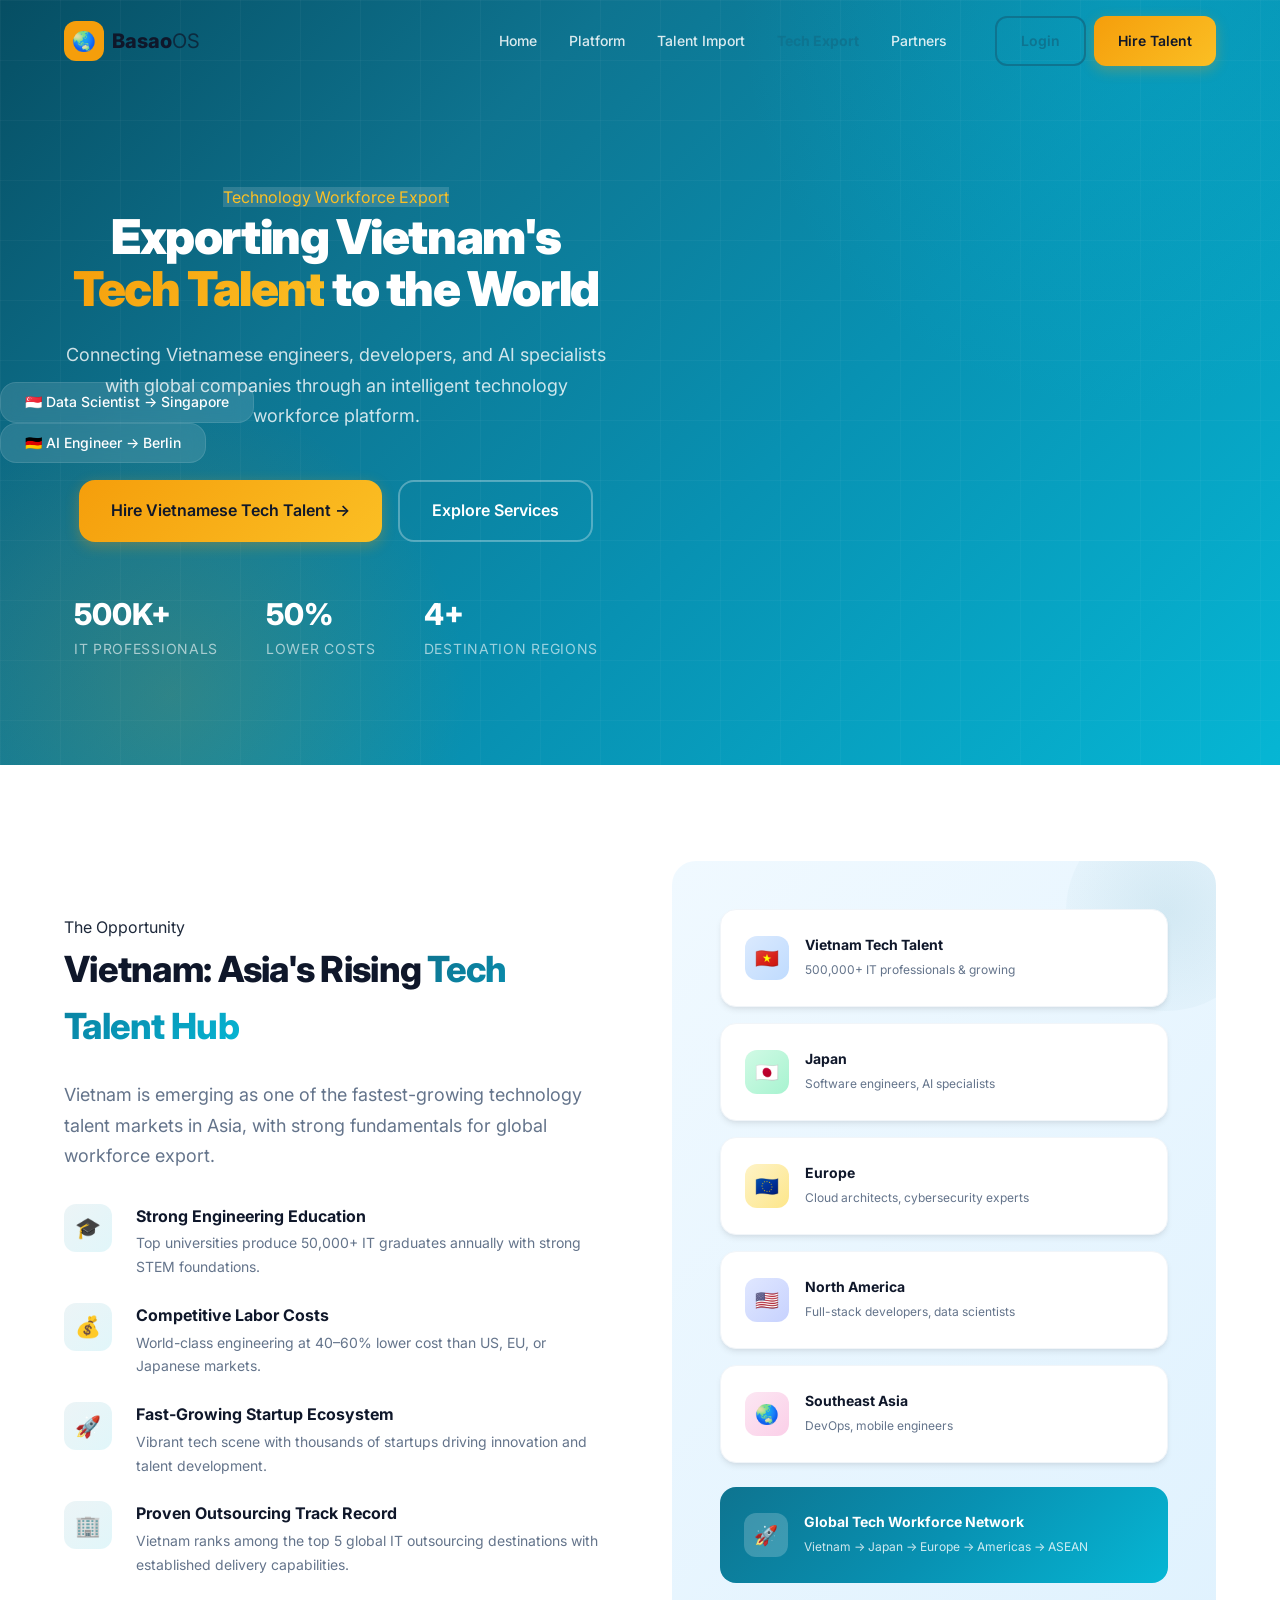
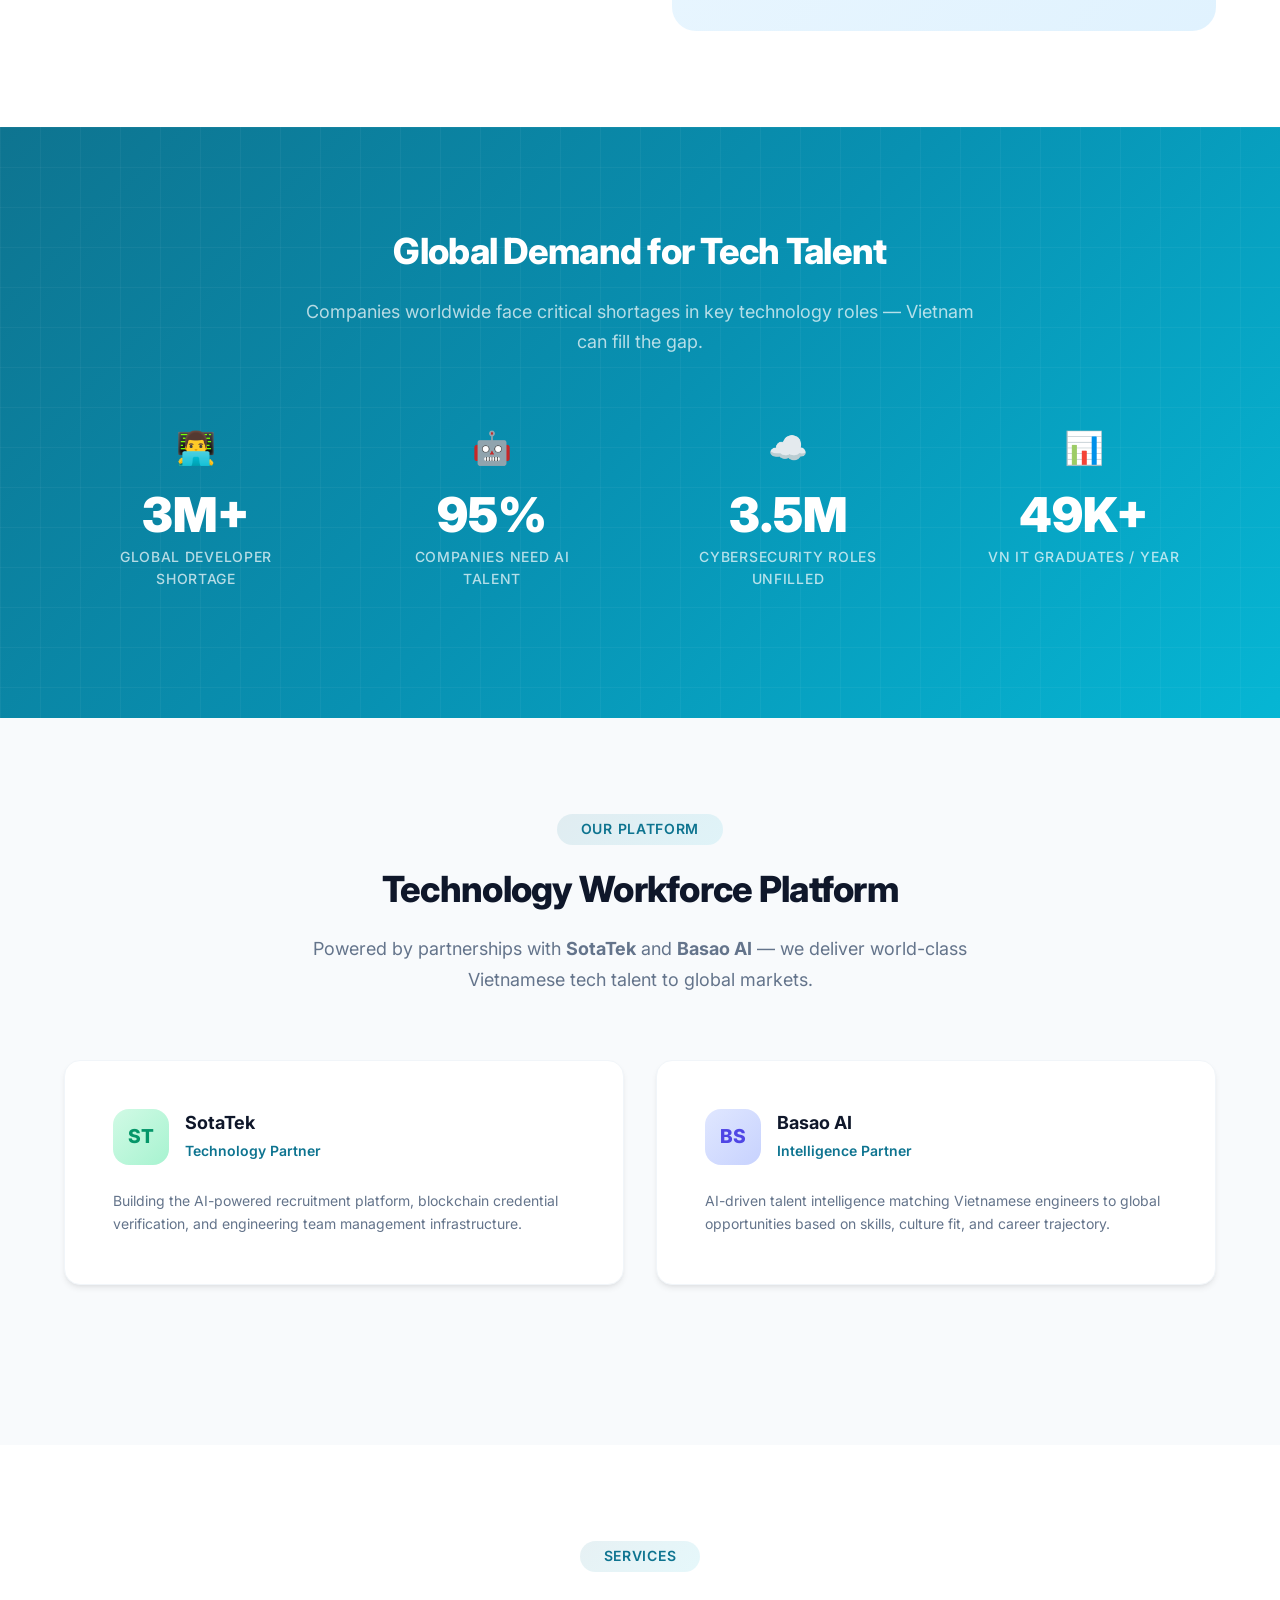
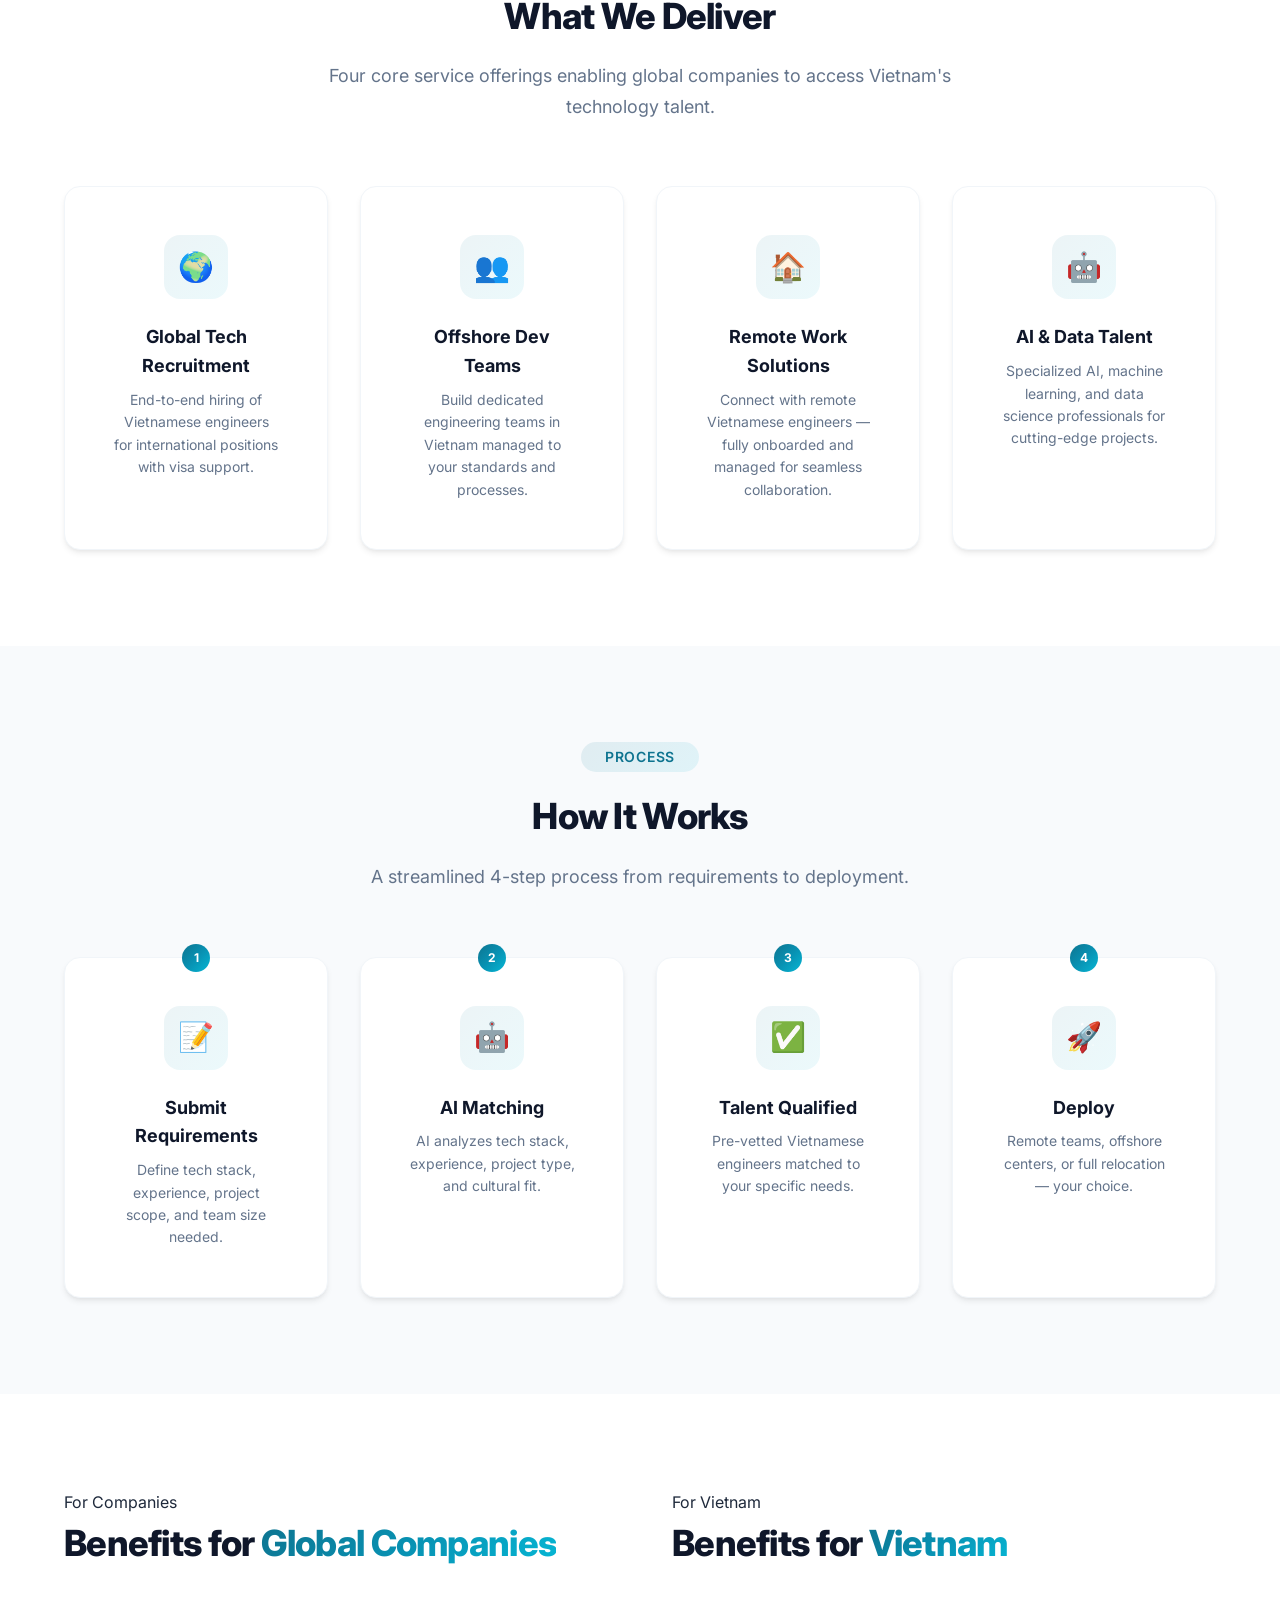
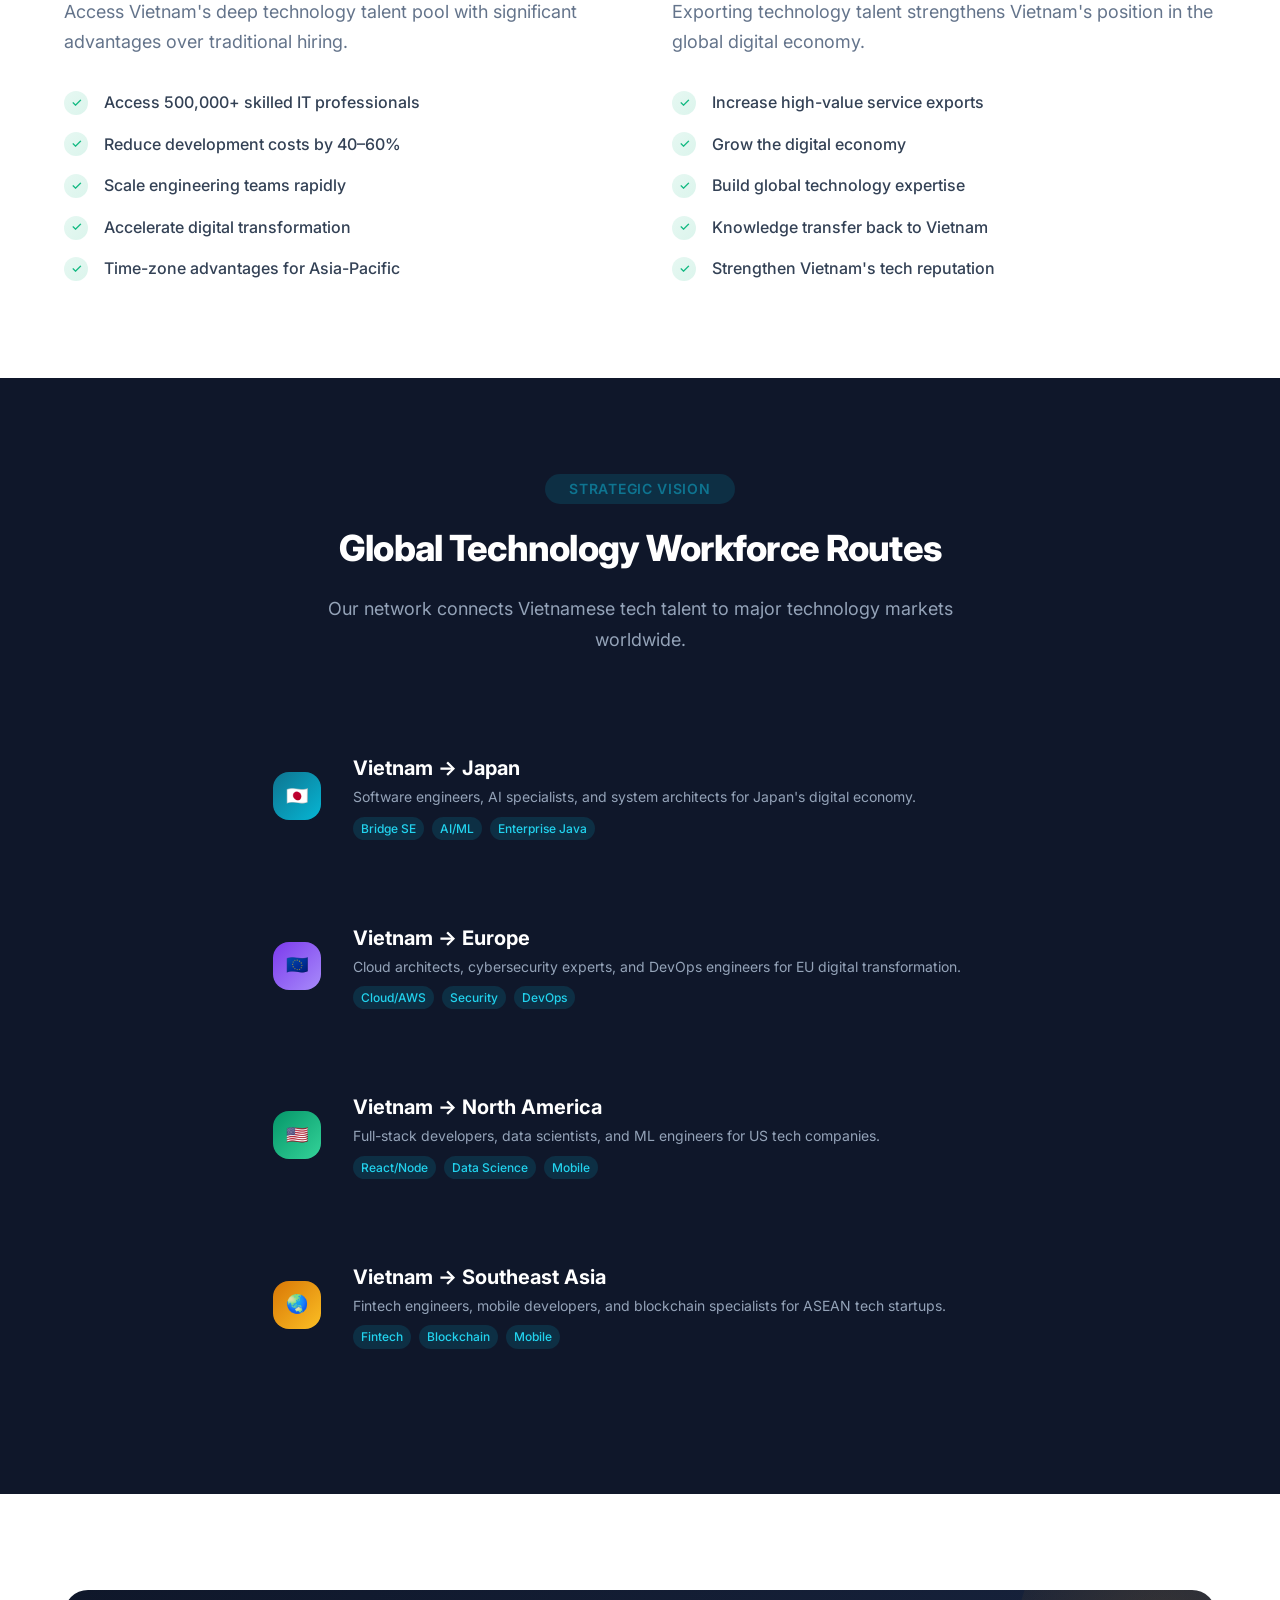
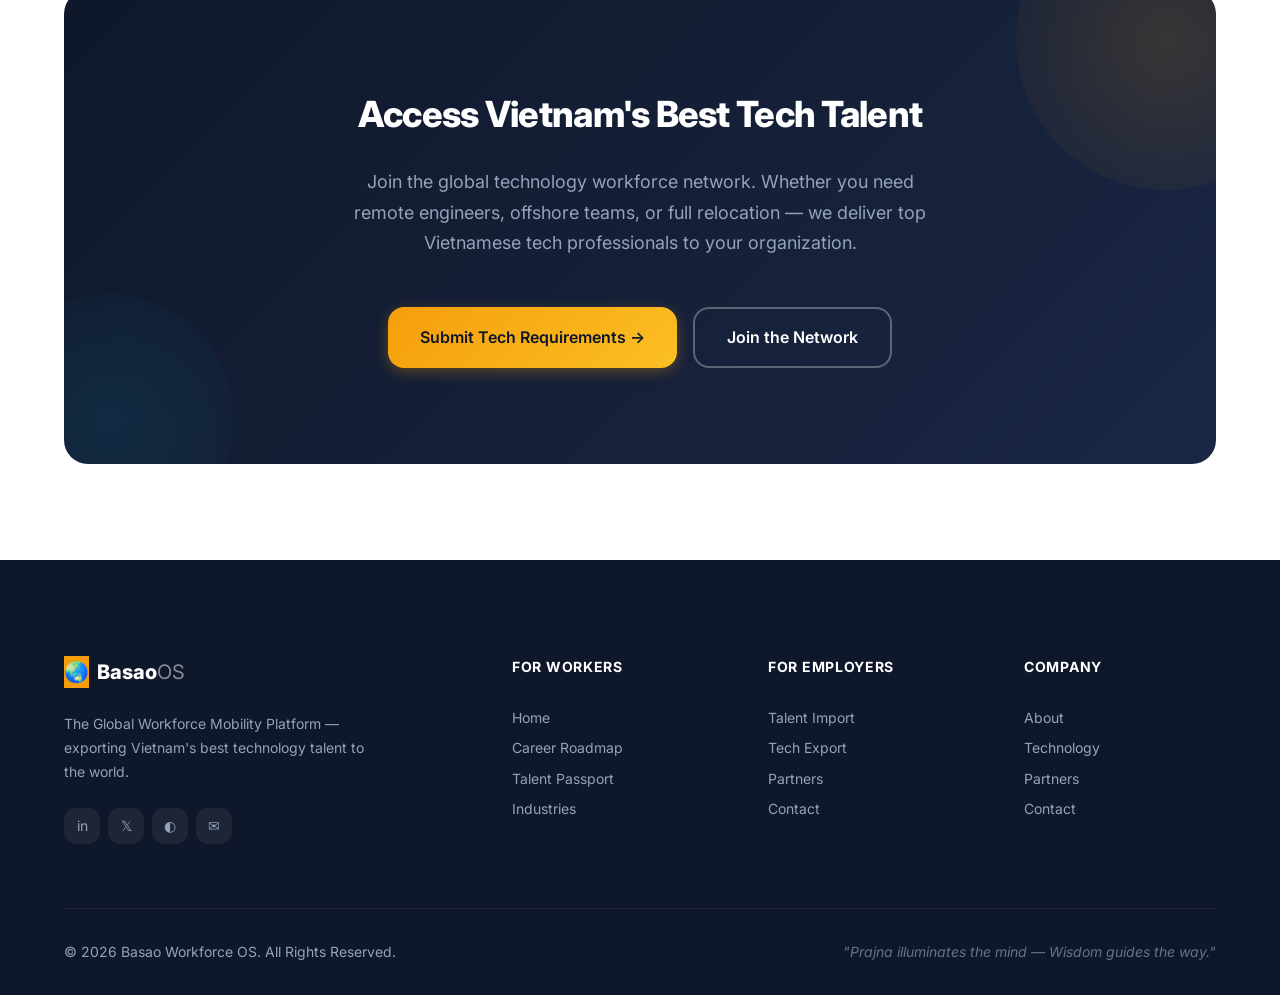
<file: tech-export.html>
<!DOCTYPE html>
<html lang="en">

<head>
    <meta charset="UTF-8">
    <meta name="viewport" content="width=device-width, initial-scale=1.0">
    <meta name="description"
        content="Technology Workforce Export — Connect Vietnamese engineers, AI specialists, and developers with global companies through our workforce platform.">
    <title>Tech Talent Export — Basao Workforce OS</title>
    <link rel="stylesheet" href="styles.css">
    <link rel="icon"
        href="data:image/svg+xml,<svg xmlns='http://www.w3.org/2000/svg' viewBox='0 0 100 100'><text y='.9em' font-size='90'>🌏</text></svg>">
</head>

<body>

    <!-- ========== HEADER ========== -->
    <header class="header scrolled" id="header">
        <div class="container">
            <a href="index.html" class="header-logo" style="color: var(--gray-900);">
                <div class="logo-icon">🌏</div>
                <span>Basao<span style="font-weight:400; opacity:0.7;">OS</span></span>
            </a>
            <nav class="header-nav" id="headerNav">
                <ul class="nav-links">
                    <li><a href="index.html">Home</a></li>
                    <li><a href="index.html#platform">Platform</a></li>
                    <li><a href="talent-import.html">Talent Import</a></li>
                    <li><a href="tech-export.html" style="color: var(--primary); font-weight: 700;">Tech Export</a></li>
                    <li><a href="index.html#partners">Partners</a></li>
                </ul>
                <div class="nav-actions">
                    <a href="#cta" class="btn btn-outline"
                        style="color: var(--primary); border-color: var(--primary);">Login</a>
                    <a href="#cta" class="btn btn-accent">Hire Talent</a>
                </div>
            </nav>
            <button class="hamburger" id="hamburger" aria-label="Toggle menu">
                <span></span><span></span><span></span>
            </button>
        </div>
    </header>

    <!-- ========== HERO ========== -->
    <section class="hero" id="hero" style="min-height: 85vh;">
        <div class="hero-grid"></div>
        <div class="hero-floating">
            <div class="floating-badge">🇯🇵 React Developer → Tokyo</div>
            <div class="floating-badge">🇩🇪 AI Engineer → Berlin</div>
            <div class="floating-badge">🇺🇸 Cloud Architect → Remote</div>
            <div class="floating-badge">🇸🇬 Data Scientist → Singapore</div>
        </div>
        <div class="container">
            <div class="hero-content" style="text-align: center; max-width: 820px; margin: 0 auto;">
                <span class="section-badge"
                    style="background: rgba(255,255,255,0.15); color: var(--accent-light);">Technology Workforce
                    Export</span>
                <h1 style="font-size: var(--font-size-5xl);">Exporting Vietnam's <span class="highlight">Tech
                        Talent</span> to the World</h1>
                <p style="margin: 0 auto var(--space-2xl); max-width: 620px;">Connecting Vietnamese engineers,
                    developers, and AI specialists with global companies through an intelligent technology workforce
                    platform.</p>
                <div class="hero-actions" style="justify-content: center;">
                    <a href="#cta" class="btn btn-accent btn-lg">Hire Vietnamese Tech Talent →</a>
                    <a href="#services" class="btn btn-outline btn-lg">Explore Services</a>
                </div>
                <div class="hero-stats" style="justify-content: center; margin-top: var(--space-2xl);">
                    <div class="hero-stat">
                        <div class="stat-number" data-target="500" data-suffix="K+">0</div>
                        <div class="stat-label">IT Professionals</div>
                    </div>
                    <div class="hero-stat">
                        <div class="stat-number" data-target="50" data-suffix="%">0</div>
                        <div class="stat-label">Lower Costs</div>
                    </div>
                    <div class="hero-stat">
                        <div class="stat-number" data-target="4" data-suffix="+">0</div>
                        <div class="stat-label">Destination Regions</div>
                    </div>
                </div>
            </div>
        </div>
    </section>

    <!-- ========== THE OPPORTUNITY ========== -->
    <section class="section">
        <div class="container">
            <div class="ai-content">
                <div class="ai-text reveal-left">
                    <span class="section-badge">The Opportunity</span>
                    <h2>Vietnam: Asia's Rising <span class="highlight">Tech Talent Hub</span></h2>
                    <p>Vietnam is emerging as one of the fastest-growing technology talent markets in Asia, with strong
                        fundamentals for global workforce export.</p>
                    <div class="ai-features">
                        <div class="ai-feature">
                            <div class="ai-feature-icon">🎓</div>
                            <div>
                                <h4>Strong Engineering Education</h4>
                                <p>Top universities produce 50,000+ IT graduates annually with strong STEM foundations.
                                </p>
                            </div>
                        </div>
                        <div class="ai-feature">
                            <div class="ai-feature-icon">💰</div>
                            <div>
                                <h4>Competitive Labor Costs</h4>
                                <p>World-class engineering at 40–60% lower cost than US, EU, or Japanese markets.</p>
                            </div>
                        </div>
                        <div class="ai-feature">
                            <div class="ai-feature-icon">🚀</div>
                            <div>
                                <h4>Fast-Growing Startup Ecosystem</h4>
                                <p>Vibrant tech scene with thousands of startups driving innovation and talent
                                    development.</p>
                            </div>
                        </div>
                        <div class="ai-feature">
                            <div class="ai-feature-icon">🏢</div>
                            <div>
                                <h4>Proven Outsourcing Track Record</h4>
                                <p>Vietnam ranks among the top 5 global IT outsourcing destinations with established
                                    delivery capabilities.</p>
                            </div>
                        </div>
                    </div>
                </div>
                <div class="ai-visual reveal-right">
                    <div class="ai-diagram">
                        <div class="ai-node">
                            <div class="ai-node-icon worker">🇻🇳</div>
                            <div class="ai-node-text">
                                <h5>Vietnam Tech Talent</h5>
                                <span>500,000+ IT professionals & growing</span>
                            </div>
                        </div>
                        <div class="ai-node">
                            <div class="ai-node-icon job">🇯🇵</div>
                            <div class="ai-node-text">
                                <h5>Japan</h5>
                                <span>Software engineers, AI specialists</span>
                            </div>
                        </div>
                        <div class="ai-node">
                            <div class="ai-node-icon country">🇪🇺</div>
                            <div class="ai-node-text">
                                <h5>Europe</h5>
                                <span>Cloud architects, cybersecurity experts</span>
                            </div>
                        </div>
                        <div class="ai-node">
                            <div class="ai-node-icon salary">🇺🇸</div>
                            <div class="ai-node-text">
                                <h5>North America</h5>
                                <span>Full-stack developers, data scientists</span>
                            </div>
                        </div>
                        <div class="ai-node">
                            <div class="ai-node-icon visa">🌏</div>
                            <div class="ai-node-text">
                                <h5>Southeast Asia</h5>
                                <span>DevOps, mobile engineers</span>
                            </div>
                        </div>
                        <div class="ai-match-result">
                            <div class="match-icon">🚀</div>
                            <div>
                                <h5>Global Tech Workforce Network</h5>
                                <span>Vietnam → Japan → Europe → Americas → ASEAN</span>
                            </div>
                        </div>
                    </div>
                </div>
            </div>
        </div>
    </section>

    <!-- ========== GLOBAL DEMAND ========== -->
    <section class="section stats-section">
        <div class="container">
            <div class="section-header reveal" style="margin-bottom: 2rem;">
                <h2 style="color: #fff;">Global Demand for Tech Talent</h2>
                <p style="color: rgba(255,255,255,0.7);">Companies worldwide face critical shortages in key technology
                    roles — Vietnam can fill the gap.</p>
            </div>
            <div class="stats-grid">
                <div class="stat-card">
                    <div class="stat-icon">👨‍💻</div>
                    <div class="stat-value" data-target="4" data-suffix="M+">0</div>
                    <div class="stat-label">Global Developer Shortage</div>
                </div>
                <div class="stat-card">
                    <div class="stat-icon">🤖</div>
                    <div class="stat-value" data-target="97" data-suffix="%">0</div>
                    <div class="stat-label">Companies Need AI Talent</div>
                </div>
                <div class="stat-card">
                    <div class="stat-icon">☁️</div>
                    <div class="stat-value" data-target="3.5" data-suffix="M" data-decimal="true">0</div>
                    <div class="stat-label">Cybersecurity Roles Unfilled</div>
                </div>
                <div class="stat-card">
                    <div class="stat-icon">📊</div>
                    <div class="stat-value" data-target="50" data-suffix="K+">0</div>
                    <div class="stat-label">VN IT Graduates / Year</div>
                </div>
            </div>
        </div>
    </section>

    <!-- ========== PLATFORM ========== -->
    <section class="section section-alt">
        <div class="container">
            <div class="section-header reveal">
                <span class="section-badge">Our Platform</span>
                <h2>Technology Workforce Platform</h2>
                <p>Powered by partnerships with <strong>SotaTek</strong> and <strong>Basao AI</strong> — we deliver
                    world-class Vietnamese tech talent to global markets.</p>
            </div>
            <div
                style="display: grid; grid-template-columns: 1fr 1fr; gap: var(--space-xl); margin-bottom: var(--space-3xl);">
                <div class="flow-card reveal-left" style="text-align: left; padding: var(--space-2xl);">
                    <div
                        style="display: flex; align-items: center; gap: var(--space-md); margin-bottom: var(--space-lg);">
                        <div class="partner-logo sotatek"
                            style="margin: 0; width: 56px; height: 56px; font-size: 1.2rem;">ST</div>
                        <div>
                            <h3 style="margin-bottom: 0;">SotaTek</h3>
                            <span
                                style="color: var(--primary); font-size: var(--font-size-sm); font-weight: 600;">Technology
                                Partner</span>
                        </div>
                    </div>
                    <p style="color: var(--gray-500); line-height: 1.7;">Building the AI-powered recruitment platform,
                        blockchain credential verification, and engineering team management infrastructure.</p>
                </div>
                <div class="flow-card reveal-right" style="text-align: left; padding: var(--space-2xl);">
                    <div
                        style="display: flex; align-items: center; gap: var(--space-md); margin-bottom: var(--space-lg);">
                        <div class="partner-logo basao"
                            style="margin: 0; width: 56px; height: 56px; font-size: 1.2rem;">BS</div>
                        <div>
                            <h3 style="margin-bottom: 0;">Basao AI</h3>
                            <span
                                style="color: var(--primary); font-size: var(--font-size-sm); font-weight: 600;">Intelligence
                                Partner</span>
                        </div>
                    </div>
                    <p style="color: var(--gray-500); line-height: 1.7;">AI-driven talent intelligence matching
                        Vietnamese engineers to global opportunities based on skills, culture fit, and career
                        trajectory.</p>
                </div>
            </div>
        </div>
    </section>

    <!-- ========== SERVICES ========== -->
    <section class="section" id="services">
        <div class="container">
            <div class="section-header reveal">
                <span class="section-badge">Services</span>
                <h2>What We Deliver</h2>
                <p>Four core service offerings enabling global companies to access Vietnam's technology talent.</p>
            </div>
            <div class="flow-grid stagger-children" style="grid-template-columns: repeat(4, 1fr);">
                <div class="flow-card">
                    <div class="flow-icon">🌍</div>
                    <h3>Global Tech Recruitment</h3>
                    <p>End-to-end hiring of Vietnamese engineers for international positions with visa support.</p>
                </div>
                <div class="flow-card">
                    <div class="flow-icon">👥</div>
                    <h3>Offshore Dev Teams</h3>
                    <p>Build dedicated engineering teams in Vietnam managed to your standards and processes.</p>
                </div>
                <div class="flow-card">
                    <div class="flow-icon">🏠</div>
                    <h3>Remote Work Solutions</h3>
                    <p>Connect with remote Vietnamese engineers — fully onboarded and managed for seamless
                        collaboration.</p>
                </div>
                <div class="flow-card">
                    <div class="flow-icon">🤖</div>
                    <h3>AI & Data Talent</h3>
                    <p>Specialized AI, machine learning, and data science professionals for cutting-edge projects.</p>
                </div>
            </div>
        </div>
    </section>

    <!-- ========== HOW IT WORKS ========== -->
    <section class="section section-alt">
        <div class="container">
            <div class="section-header reveal">
                <span class="section-badge">Process</span>
                <h2>How It Works</h2>
                <p>A streamlined 4-step process from requirements to deployment.</p>
            </div>
            <div class="flow-grid stagger-children" style="grid-template-columns: repeat(4, 1fr);">
                <div class="flow-card">
                    <span class="step-number">1</span>
                    <div class="flow-icon">📝</div>
                    <h3>Submit Requirements</h3>
                    <p>Define tech stack, experience, project scope, and team size needed.</p>
                </div>
                <div class="flow-card">
                    <span class="step-number">2</span>
                    <div class="flow-icon">🤖</div>
                    <h3>AI Matching</h3>
                    <p>AI analyzes tech stack, experience, project type, and cultural fit.</p>
                </div>
                <div class="flow-card">
                    <span class="step-number">3</span>
                    <div class="flow-icon">✅</div>
                    <h3>Talent Qualified</h3>
                    <p>Pre-vetted Vietnamese engineers matched to your specific needs.</p>
                </div>
                <div class="flow-card">
                    <span class="step-number">4</span>
                    <div class="flow-icon">🚀</div>
                    <h3>Deploy</h3>
                    <p>Remote teams, offshore centers, or full relocation — your choice.</p>
                </div>
            </div>
        </div>
    </section>

    <!-- ========== BENEFITS ========== -->
    <section class="section">
        <div class="container">
            <div class="passport-content">
                <div class="passport-text reveal-left">
                    <span class="section-badge">For Companies</span>
                    <h2>Benefits for <span class="highlight">Global Companies</span></h2>
                    <p>Access Vietnam's deep technology talent pool with significant advantages over traditional hiring.
                    </p>
                    <div class="passport-benefits">
                        <div class="passport-benefit"><span class="benefit-check">✓</span> Access 500,000+ skilled IT
                            professionals</div>
                        <div class="passport-benefit"><span class="benefit-check">✓</span> Reduce development costs by
                            40–60%</div>
                        <div class="passport-benefit"><span class="benefit-check">✓</span> Scale engineering teams
                            rapidly</div>
                        <div class="passport-benefit"><span class="benefit-check">✓</span> Accelerate digital
                            transformation</div>
                        <div class="passport-benefit"><span class="benefit-check">✓</span> Time-zone advantages for
                            Asia-Pacific</div>
                    </div>
                </div>
                <div class="reveal-right">
                    <div class="passport-text">
                        <span class="section-badge">For Vietnam</span>
                        <h2>Benefits for <span class="highlight">Vietnam</span></h2>
                        <p>Exporting technology talent strengthens Vietnam's position in the global digital economy.</p>
                        <div class="passport-benefits">
                            <div class="passport-benefit"><span class="benefit-check">✓</span> Increase high-value
                                service exports</div>
                            <div class="passport-benefit"><span class="benefit-check">✓</span> Grow the digital economy
                            </div>
                            <div class="passport-benefit"><span class="benefit-check">✓</span> Build global technology
                                expertise</div>
                            <div class="passport-benefit"><span class="benefit-check">✓</span> Knowledge transfer back
                                to Vietnam</div>
                            <div class="passport-benefit"><span class="benefit-check">✓</span> Strengthen Vietnam's tech
                                reputation</div>
                        </div>
                    </div>
                </div>
            </div>
        </div>
    </section>

    <!-- ========== ROUTES ========== -->
    <section class="section section-dark">
        <div class="container">
            <div class="section-header reveal">
                <span class="section-badge" style="background: rgba(6,182,212,0.15);">Strategic Vision</span>
                <h2>Global Technology Workforce Routes</h2>
                <p>Our network connects Vietnamese tech talent to major technology markets worldwide.</p>
            </div>
            <div class="tech-layers stagger-children">
                <div class="tech-layer">
                    <div class="tech-layer-number">🇯🇵</div>
                    <div class="tech-layer-content">
                        <h3>Vietnam → Japan</h3>
                        <p>Software engineers, AI specialists, and system architects for Japan's digital economy.</p>
                        <div class="tech-tags">
                            <span class="tech-tag">Bridge SE</span>
                            <span class="tech-tag">AI/ML</span>
                            <span class="tech-tag">Enterprise Java</span>
                        </div>
                    </div>
                </div>
                <div class="tech-layer">
                    <div class="tech-layer-number">🇪🇺</div>
                    <div class="tech-layer-content">
                        <h3>Vietnam → Europe</h3>
                        <p>Cloud architects, cybersecurity experts, and DevOps engineers for EU digital transformation.
                        </p>
                        <div class="tech-tags">
                            <span class="tech-tag">Cloud/AWS</span>
                            <span class="tech-tag">Security</span>
                            <span class="tech-tag">DevOps</span>
                        </div>
                    </div>
                </div>
                <div class="tech-layer">
                    <div class="tech-layer-number">🇺🇸</div>
                    <div class="tech-layer-content">
                        <h3>Vietnam → North America</h3>
                        <p>Full-stack developers, data scientists, and ML engineers for US tech companies.</p>
                        <div class="tech-tags">
                            <span class="tech-tag">React/Node</span>
                            <span class="tech-tag">Data Science</span>
                            <span class="tech-tag">Mobile</span>
                        </div>
                    </div>
                </div>
                <div class="tech-layer">
                    <div class="tech-layer-number">🌏</div>
                    <div class="tech-layer-content">
                        <h3>Vietnam → Southeast Asia</h3>
                        <p>Fintech engineers, mobile developers, and blockchain specialists for ASEAN tech startups.</p>
                        <div class="tech-tags">
                            <span class="tech-tag">Fintech</span>
                            <span class="tech-tag">Blockchain</span>
                            <span class="tech-tag">Mobile</span>
                        </div>
                    </div>
                </div>
            </div>
        </div>
    </section>

    <!-- ========== CTA ========== -->
    <section class="section cta-section" id="cta">
        <div class="container">
            <div class="cta-card reveal">
                <h2>Access Vietnam's Best Tech Talent</h2>
                <p>Join the global technology workforce network. Whether you need remote engineers, offshore teams, or
                    full relocation — we deliver top Vietnamese tech professionals to your organization.</p>
                <div class="cta-actions">
                    <a href="#" class="btn btn-accent btn-lg">Submit Tech Requirements →</a>
                    <a href="#" class="btn btn-outline btn-lg">Join the Network</a>
                </div>
            </div>
        </div>
    </section>

    <!-- ========== FOOTER ========== -->
    <footer class="footer">
        <div class="container">
            <div class="footer-grid">
                <div class="footer-brand">
                    <div class="footer-logo">
                        <div class="logo-icon" style="background: var(--accent);">🌏</div>
                        <span>Basao<span style="font-weight:400; opacity:0.5;">OS</span></span>
                    </div>
                    <p>The Global Workforce Mobility Platform — exporting Vietnam's best technology talent to the world.
                    </p>
                    <div class="footer-socials">
                        <a href="#" class="footer-social" aria-label="LinkedIn">in</a>
                        <a href="#" class="footer-social" aria-label="Twitter">𝕏</a>
                        <a href="#" class="footer-social" aria-label="GitHub">◐</a>
                        <a href="#" class="footer-social" aria-label="Email">✉</a>
                    </div>
                </div>
                <div class="footer-col">
                    <h4>For Workers</h4>
                    <a href="index.html">Home</a>
                    <a href="index.html#platform">Career Roadmap</a>
                    <a href="index.html#passport">Talent Passport</a>
                    <a href="index.html#industries">Industries</a>
                </div>
                <div class="footer-col">
                    <h4>For Employers</h4>
                    <a href="talent-import.html">Talent Import</a>
                    <a href="tech-export.html">Tech Export</a>
                    <a href="index.html#partners">Partners</a>
                    <a href="#cta">Contact</a>
                </div>
                <div class="footer-col">
                    <h4>Company</h4>
                    <a href="index.html">About</a>
                    <a href="index.html#technology">Technology</a>
                    <a href="index.html#partners">Partners</a>
                    <a href="#cta">Contact</a>
                </div>
            </div>
            <div class="footer-bottom">
                <p>© 2026 Basao Workforce OS. All Rights Reserved.</p>
                <p class="footer-quote">"Prajna illuminates the mind — Wisdom guides the way."</p>
            </div>
        </div>
    </footer>

    <script src="script.js"></script>
</body>

</html>
</file>
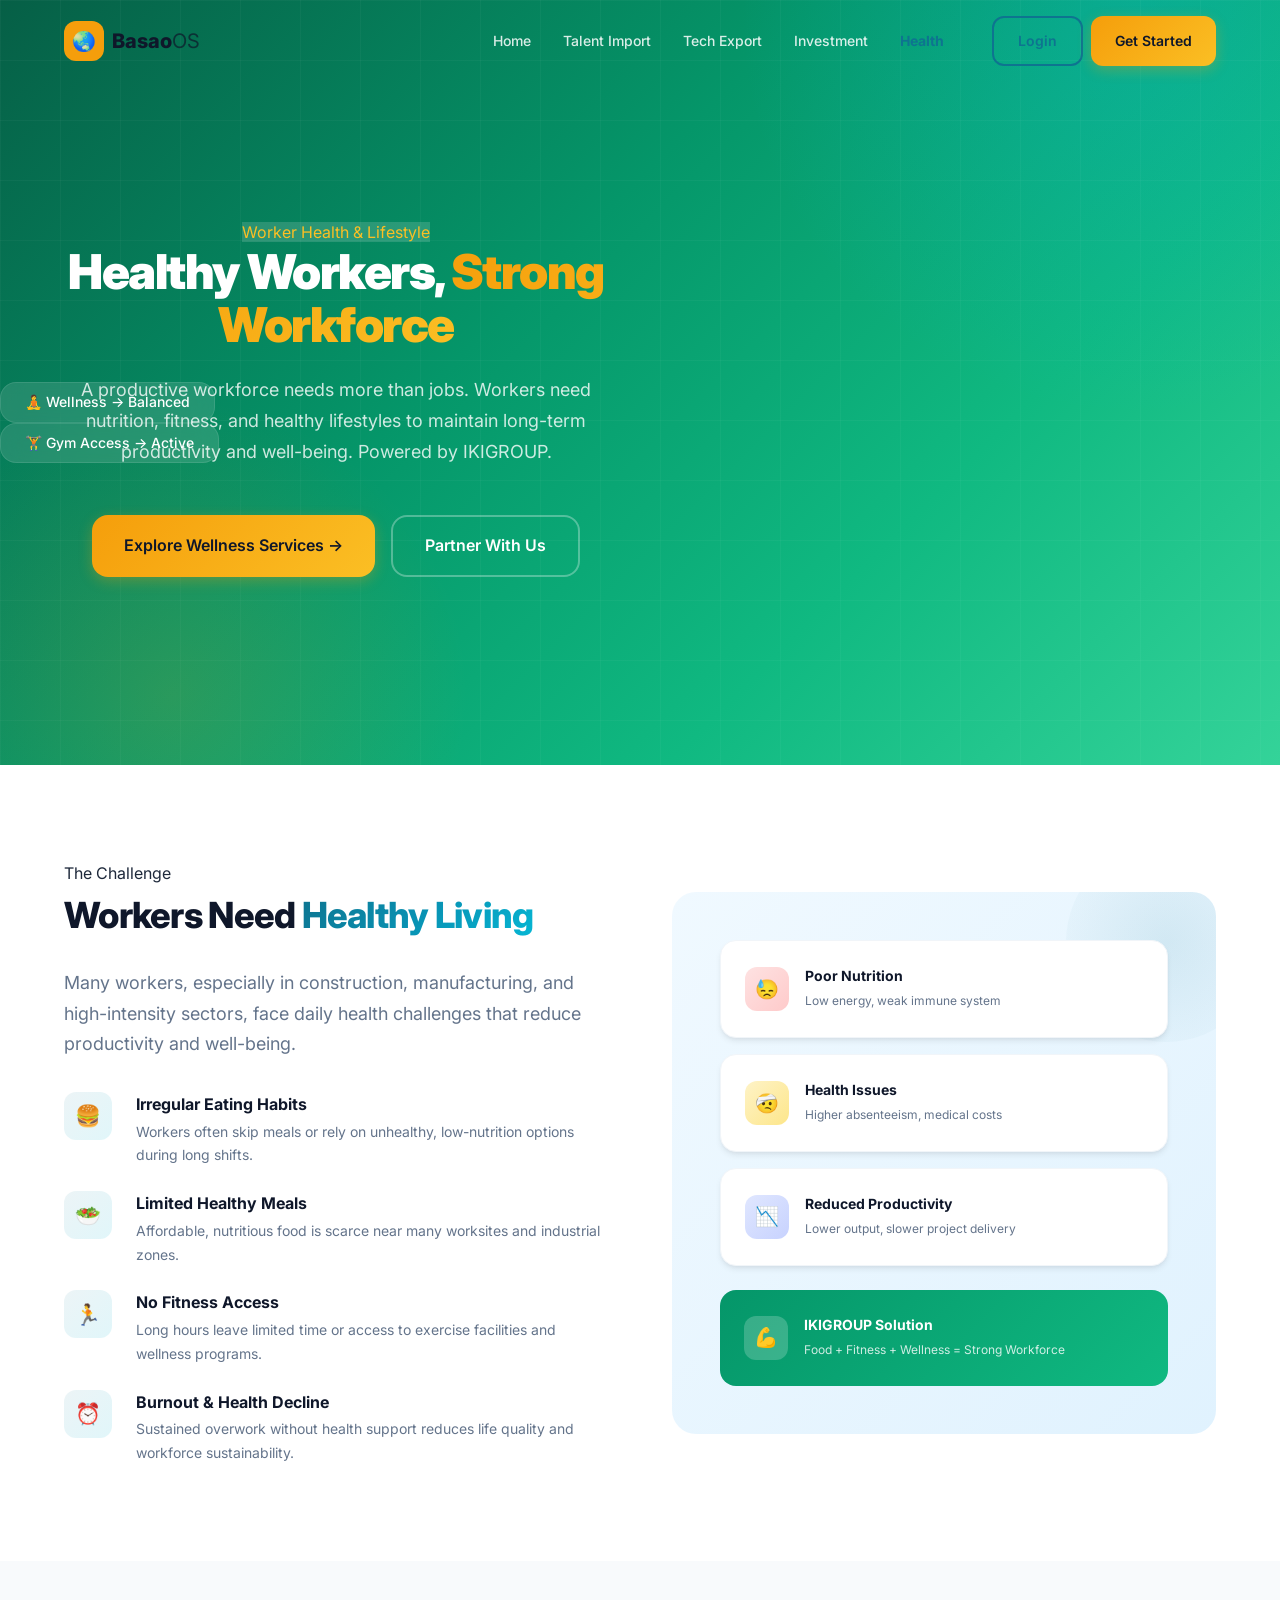
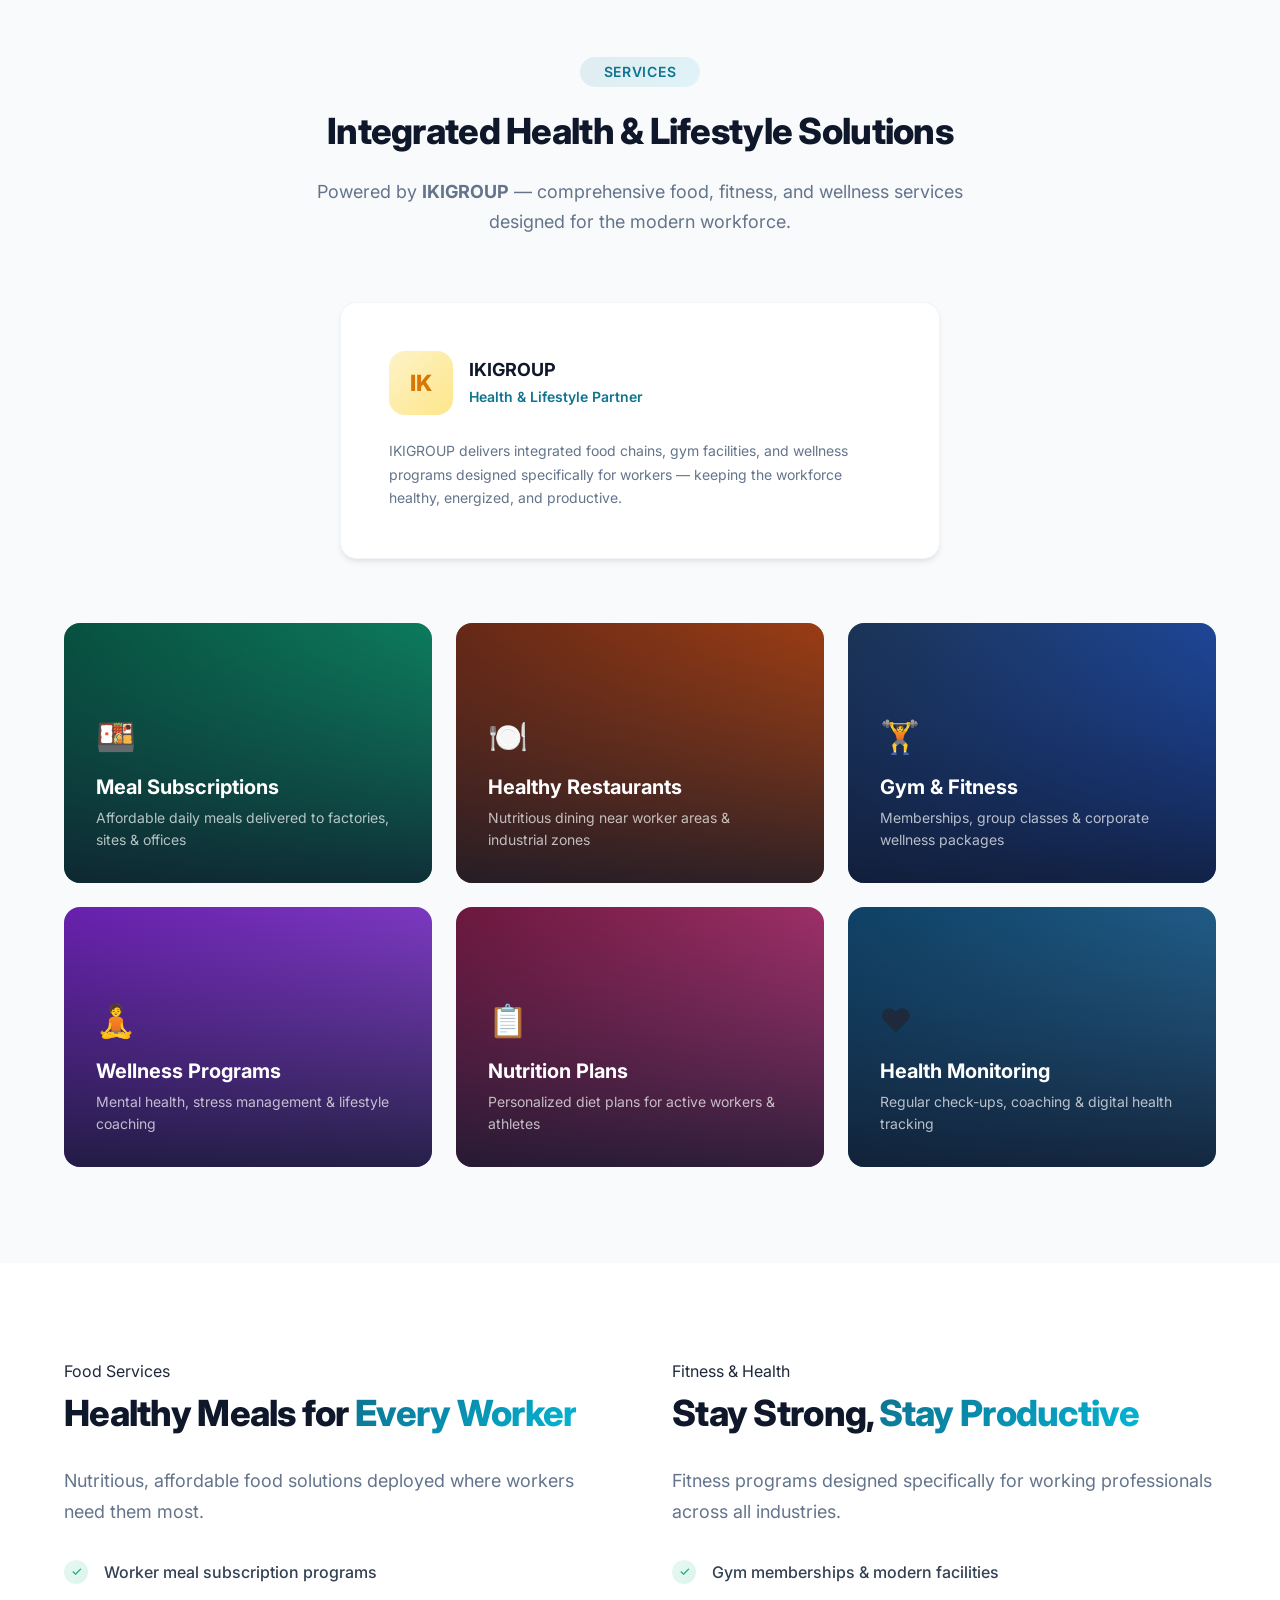
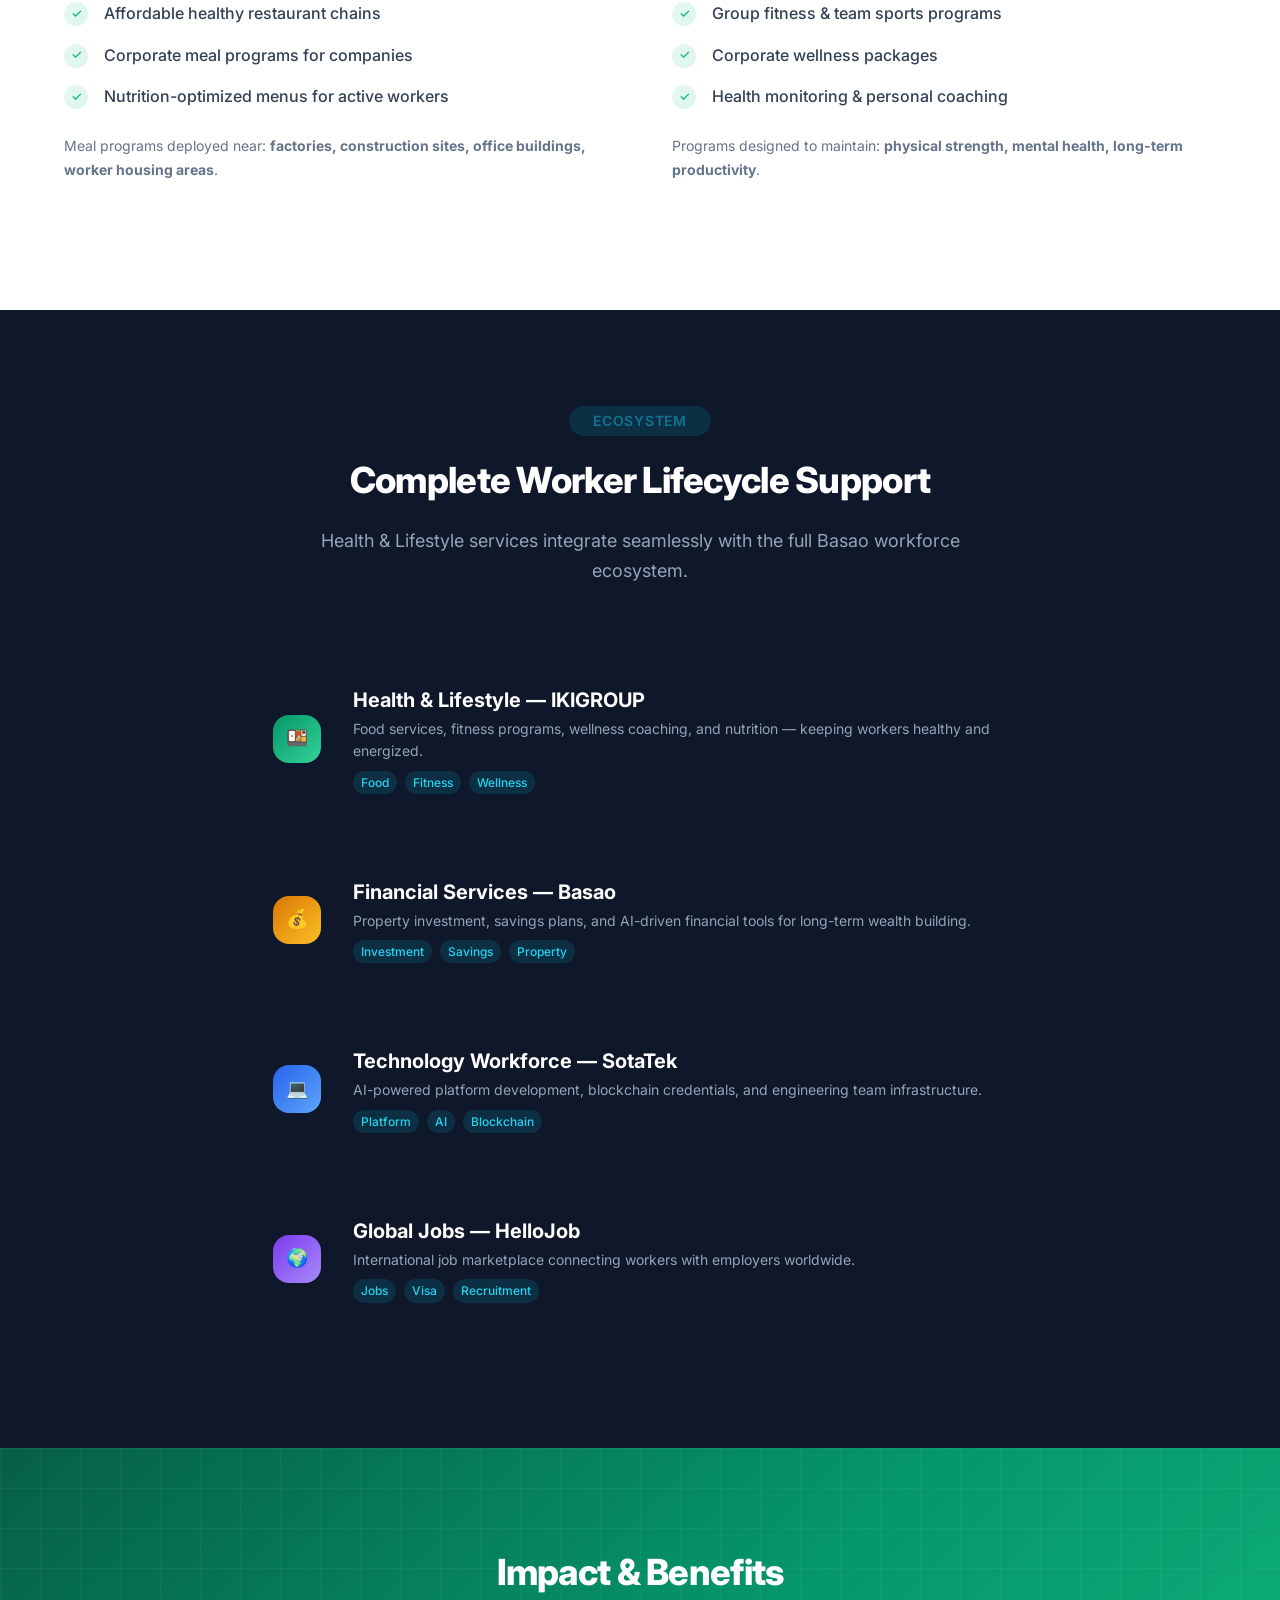
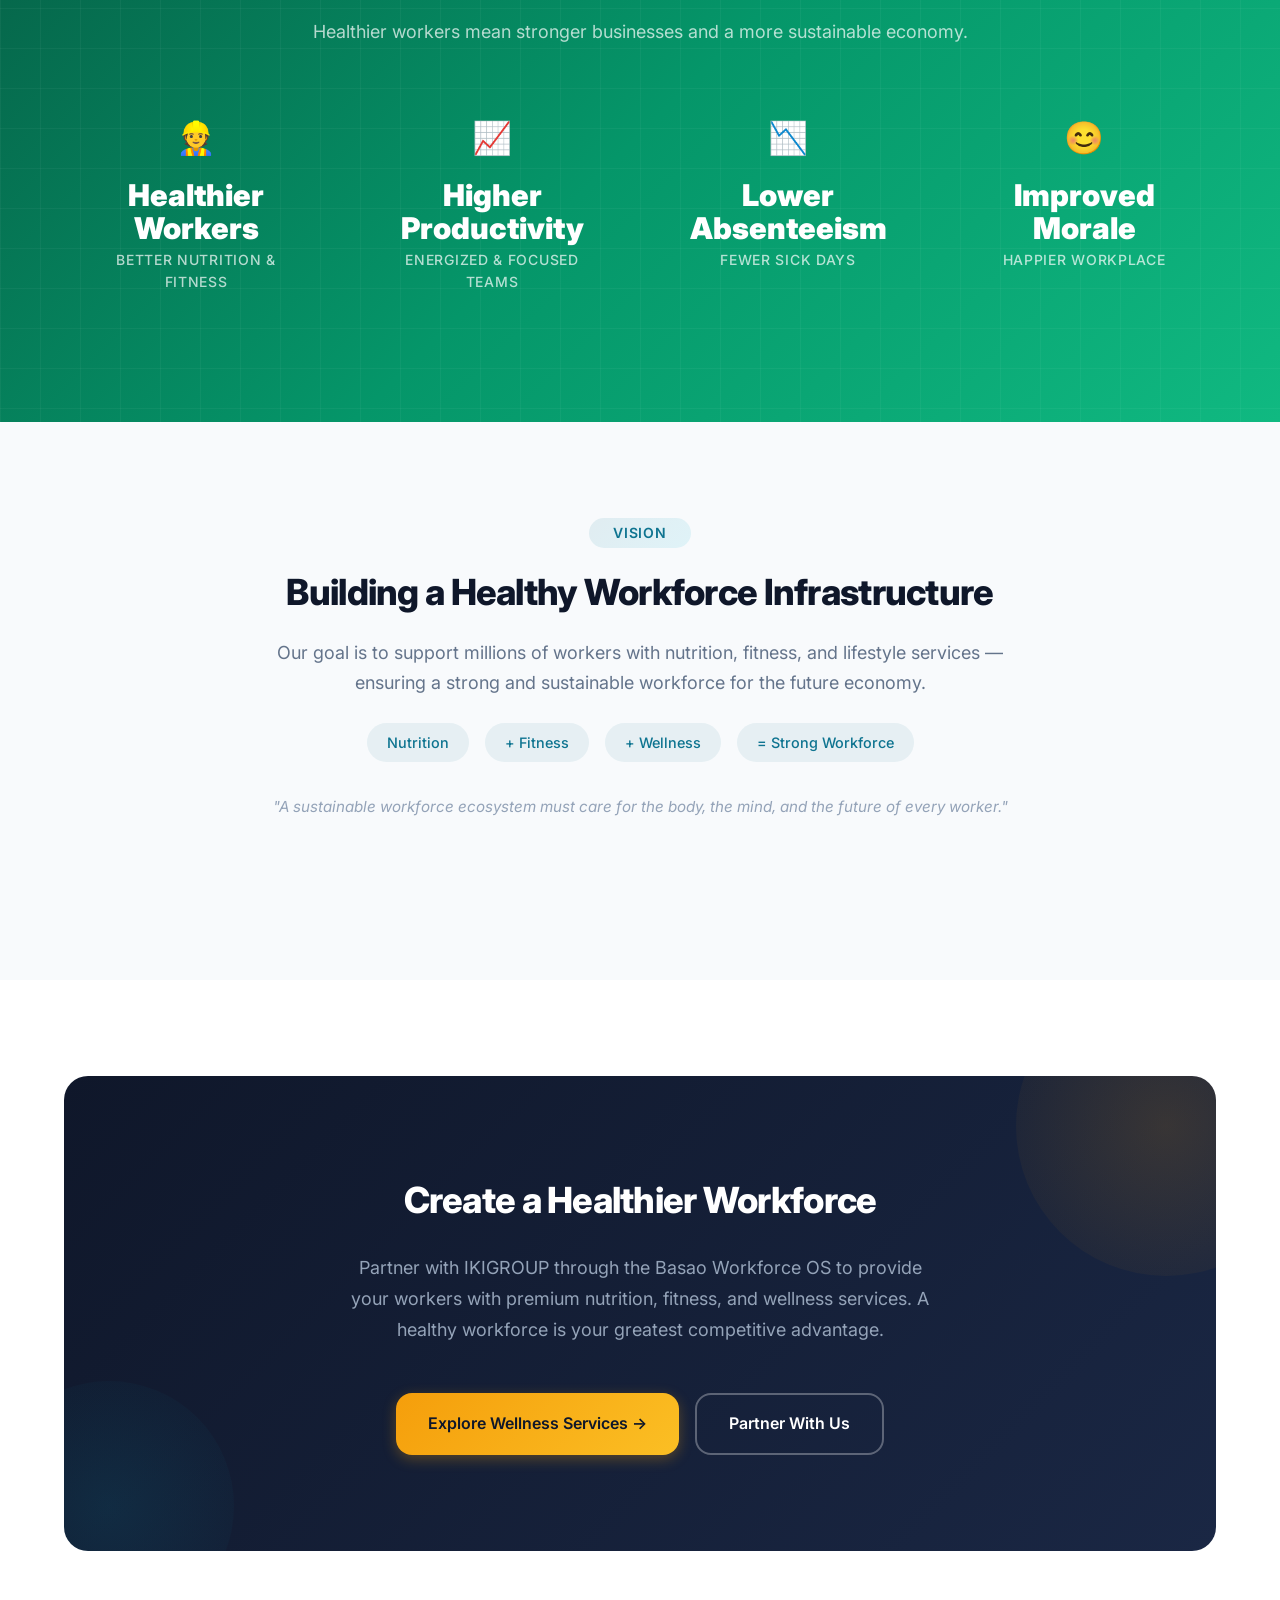
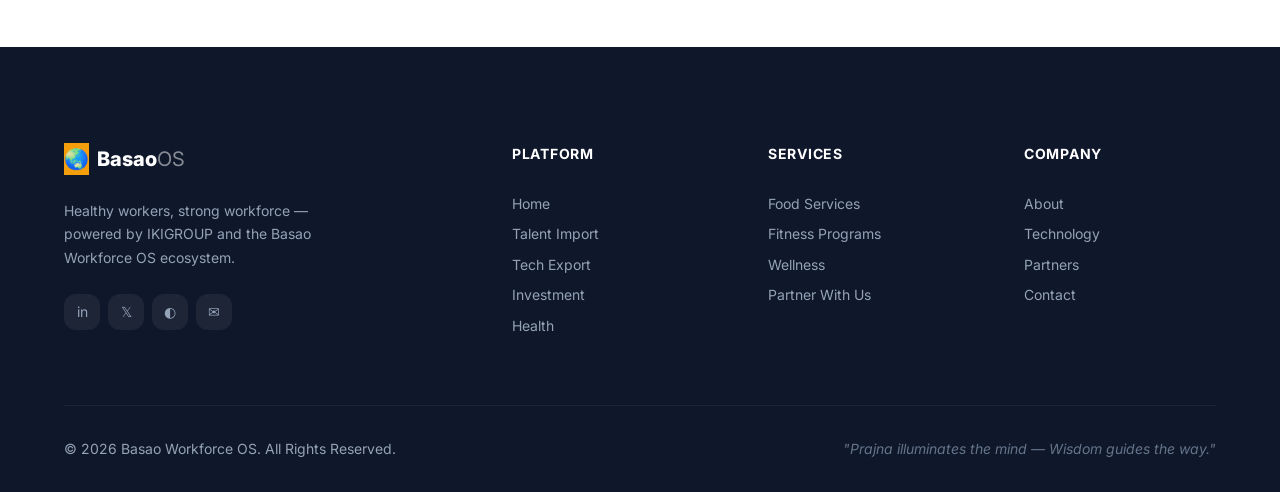
<file: worker-health.html>
<!DOCTYPE html>
<html lang="en">

<head>
    <meta charset="UTF-8">
    <meta name="viewport" content="width=device-width, initial-scale=1.0">
    <meta name="description"
        content="Worker Health & Lifestyle — Food services, fitness programs, and wellness solutions for a sustainable workforce powered by IKIGROUP.">
    <title>Worker Health & Lifestyle — Basao Workforce OS</title>
    <link rel="stylesheet" href="styles.css">
    <link rel="icon"
        href="data:image/svg+xml,<svg xmlns='http://www.w3.org/2000/svg' viewBox='0 0 100 100'><text y='.9em' font-size='90'>🌏</text></svg>">
</head>

<body>

    <!-- ========== HEADER ========== -->
    <header class="header scrolled" id="header">
        <div class="container">
            <a href="index.html" class="header-logo" style="color: var(--gray-900);">
                <div class="logo-icon">🌏</div>
                <span>Basao<span style="font-weight:400; opacity:0.7;">OS</span></span>
            </a>
            <nav class="header-nav" id="headerNav">
                <ul class="nav-links">
                    <li><a href="index.html">Home</a></li>
                    <li><a href="talent-import.html">Talent Import</a></li>
                    <li><a href="tech-export.html">Tech Export</a></li>
                    <li><a href="worker-investment.html">Investment</a></li>
                    <li><a href="worker-health.html" style="color: var(--primary); font-weight: 700;">Health</a></li>
                </ul>
                <div class="nav-actions">
                    <a href="#cta" class="btn btn-outline"
                        style="color: var(--primary); border-color: var(--primary);">Login</a>
                    <a href="#cta" class="btn btn-accent">Get Started</a>
                </div>
            </nav>
            <button class="hamburger" id="hamburger" aria-label="Toggle menu">
                <span></span><span></span><span></span>
            </button>
        </div>
    </header>

    <!-- ========== HERO ========== -->
    <section class="hero" id="hero"
        style="min-height: 85vh; background: linear-gradient(135deg, #065f46 0%, #059669 40%, #10b981 70%, #34d399 100%);">
        <div class="hero-grid"></div>
        <div class="hero-floating">
            <div class="floating-badge">🥗 Healthy Meal → Delivered</div>
            <div class="floating-badge">🏋️ Gym Access → Active</div>
            <div class="floating-badge">❤️ Health Score → 92%</div>
            <div class="floating-badge">🧘 Wellness → Balanced</div>
        </div>
        <div class="container">
            <div class="hero-content" style="text-align: center; max-width: 820px; margin: 0 auto;">
                <span class="section-badge"
                    style="background: rgba(255,255,255,0.15); color: var(--accent-light);">Worker Health &
                    Lifestyle</span>
                <h1 style="font-size: var(--font-size-5xl);">Healthy Workers, <span class="highlight">Strong
                        Workforce</span></h1>
                <p style="margin: 0 auto var(--space-2xl); max-width: 620px;">A productive workforce needs more than
                    jobs. Workers need nutrition, fitness, and healthy lifestyles to maintain long-term productivity and
                    well-being. Powered by IKIGROUP.</p>
                <div class="hero-actions" style="justify-content: center;">
                    <a href="#services" class="btn btn-accent btn-lg">Explore Wellness Services →</a>
                    <a href="#cta" class="btn btn-outline btn-lg">Partner With Us</a>
                </div>
            </div>
        </div>
    </section>

    <!-- ========== THE CHALLENGE ========== -->
    <section class="section">
        <div class="container">
            <div class="ai-content">
                <div class="ai-text reveal-left">
                    <span class="section-badge">The Challenge</span>
                    <h2>Workers Need <span class="highlight">Healthy Living</span></h2>
                    <p>Many workers, especially in construction, manufacturing, and high-intensity sectors, face daily
                        health challenges that reduce productivity and well-being.</p>
                    <div class="ai-features">
                        <div class="ai-feature">
                            <div class="ai-feature-icon">🍔</div>
                            <div>
                                <h4>Irregular Eating Habits</h4>
                                <p>Workers often skip meals or rely on unhealthy, low-nutrition options during long
                                    shifts.</p>
                            </div>
                        </div>
                        <div class="ai-feature">
                            <div class="ai-feature-icon">🥗</div>
                            <div>
                                <h4>Limited Healthy Meals</h4>
                                <p>Affordable, nutritious food is scarce near many worksites and industrial zones.</p>
                            </div>
                        </div>
                        <div class="ai-feature">
                            <div class="ai-feature-icon">🏃</div>
                            <div>
                                <h4>No Fitness Access</h4>
                                <p>Long hours leave limited time or access to exercise facilities and wellness programs.
                                </p>
                            </div>
                        </div>
                        <div class="ai-feature">
                            <div class="ai-feature-icon">⏰</div>
                            <div>
                                <h4>Burnout & Health Decline</h4>
                                <p>Sustained overwork without health support reduces life quality and workforce
                                    sustainability.</p>
                            </div>
                        </div>
                    </div>
                </div>
                <div class="ai-visual reveal-right">
                    <div class="ai-diagram">
                        <div class="ai-node">
                            <div class="ai-node-icon" style="background: linear-gradient(135deg, #fee2e2, #fecaca);">😓
                            </div>
                            <div class="ai-node-text">
                                <h5>Poor Nutrition</h5>
                                <span>Low energy, weak immune system</span>
                            </div>
                        </div>
                        <div class="ai-node">
                            <div class="ai-node-icon" style="background: linear-gradient(135deg, #fef3c7, #fde68a);">🤕
                            </div>
                            <div class="ai-node-text">
                                <h5>Health Issues</h5>
                                <span>Higher absenteeism, medical costs</span>
                            </div>
                        </div>
                        <div class="ai-node">
                            <div class="ai-node-icon" style="background: linear-gradient(135deg, #e0e7ff, #c7d2fe);">📉
                            </div>
                            <div class="ai-node-text">
                                <h5>Reduced Productivity</h5>
                                <span>Lower output, slower project delivery</span>
                            </div>
                        </div>
                        <div class="ai-match-result" style="background: linear-gradient(135deg, #059669, #10b981);">
                            <div class="match-icon">💪</div>
                            <div>
                                <h5>IKIGROUP Solution</h5>
                                <span>Food + Fitness + Wellness = Strong Workforce</span>
                            </div>
                        </div>
                    </div>
                </div>
            </div>
        </div>
    </section>

    <!-- ========== SERVICES ========== -->
    <section class="section section-alt" id="services">
        <div class="container">
            <div class="section-header reveal">
                <span class="section-badge">Services</span>
                <h2>Integrated Health & Lifestyle Solutions</h2>
                <p>Powered by <strong>IKIGROUP</strong> — comprehensive food, fitness, and wellness services designed
                    for the modern workforce.</p>
            </div>

            <!-- IKIGROUP partner card -->
            <div style="max-width: 600px; margin: 0 auto var(--space-3xl);">
                <div class="flow-card reveal" style="text-align: left; padding: var(--space-2xl);">
                    <div
                        style="display: flex; align-items: center; gap: var(--space-md); margin-bottom: var(--space-lg);">
                        <div class="partner-logo ikigroup"
                            style="margin: 0; width: 64px; height: 64px; font-size: 1.4rem;">IK</div>
                        <div>
                            <h3 style="margin-bottom: 0;">IKIGROUP</h3>
                            <span
                                style="color: var(--primary); font-size: var(--font-size-sm); font-weight: 600;">Health
                                & Lifestyle Partner</span>
                        </div>
                    </div>
                    <p style="color: var(--gray-500); line-height: 1.7;">IKIGROUP delivers integrated food chains, gym
                        facilities, and wellness programs designed specifically for workers — keeping the workforce
                        healthy, energized, and productive.</p>
                </div>
            </div>

            <div class="industries-grid stagger-children">
                <div class="industry-card" style="height: 260px;">
                    <div class="industry-bg" style="background: linear-gradient(135deg, #065f46, #10b981);"></div>
                    <div class="industry-overlay">
                        <div class="industry-icon">🍱</div>
                        <h3>Meal Subscriptions</h3>
                        <p>Affordable daily meals delivered to factories, sites & offices</p>
                    </div>
                </div>
                <div class="industry-card" style="height: 260px;">
                    <div class="industry-bg" style="background: linear-gradient(135deg, #7c2d12, #ea580c);"></div>
                    <div class="industry-overlay">
                        <div class="industry-icon">🍽️</div>
                        <h3>Healthy Restaurants</h3>
                        <p>Nutritious dining near worker areas & industrial zones</p>
                    </div>
                </div>
                <div class="industry-card" style="height: 260px;">
                    <div class="industry-bg" style="background: linear-gradient(135deg, #1e3a5f, #2563eb);"></div>
                    <div class="industry-overlay">
                        <div class="industry-icon">🏋️</div>
                        <h3>Gym & Fitness</h3>
                        <p>Memberships, group classes & corporate wellness packages</p>
                    </div>
                </div>
                <div class="industry-card" style="height: 260px;">
                    <div class="industry-bg" style="background: linear-gradient(135deg, #7e22ce, #a855f7);"></div>
                    <div class="industry-overlay">
                        <div class="industry-icon">🧘</div>
                        <h3>Wellness Programs</h3>
                        <p>Mental health, stress management & lifestyle coaching</p>
                    </div>
                </div>
                <div class="industry-card" style="height: 260px;">
                    <div class="industry-bg" style="background: linear-gradient(135deg, #831843, #ec4899);"></div>
                    <div class="industry-overlay">
                        <div class="industry-icon">📋</div>
                        <h3>Nutrition Plans</h3>
                        <p>Personalized diet plans for active workers & athletes</p>
                    </div>
                </div>
                <div class="industry-card" style="height: 260px;">
                    <div class="industry-bg" style="background: linear-gradient(135deg, #0f4c75, #3282b8);"></div>
                    <div class="industry-overlay">
                        <div class="industry-icon">❤️</div>
                        <h3>Health Monitoring</h3>
                        <p>Regular check-ups, coaching & digital health tracking</p>
                    </div>
                </div>
            </div>
        </div>
    </section>

    <!-- ========== FOOD SERVICES ========== -->
    <section class="section">
        <div class="container">
            <div class="passport-content">
                <div class="passport-text reveal-left">
                    <span class="section-badge">Food Services</span>
                    <h2>Healthy Meals for <span class="highlight">Every Worker</span></h2>
                    <p>Nutritious, affordable food solutions deployed where workers need them most.</p>
                    <div class="passport-benefits">
                        <div class="passport-benefit"><span class="benefit-check">✓</span> Worker meal subscription
                            programs</div>
                        <div class="passport-benefit"><span class="benefit-check">✓</span> Affordable healthy restaurant
                            chains</div>
                        <div class="passport-benefit"><span class="benefit-check">✓</span> Corporate meal programs for
                            companies</div>
                        <div class="passport-benefit"><span class="benefit-check">✓</span> Nutrition-optimized menus for
                            active workers</div>
                    </div>
                    <p style="margin-top: var(--space-lg); color: var(--gray-500); font-size: var(--font-size-sm);">Meal
                        programs deployed near: <strong>factories, construction sites, office buildings, worker housing
                            areas</strong>.</p>
                </div>
                <div class="reveal-right">
                    <div class="passport-text">
                        <span class="section-badge">Fitness & Health</span>
                        <h2>Stay Strong, <span class="highlight">Stay Productive</span></h2>
                        <p>Fitness programs designed specifically for working professionals across all industries.</p>
                        <div class="passport-benefits">
                            <div class="passport-benefit"><span class="benefit-check">✓</span> Gym memberships & modern
                                facilities</div>
                            <div class="passport-benefit"><span class="benefit-check">✓</span> Group fitness & team
                                sports programs</div>
                            <div class="passport-benefit"><span class="benefit-check">✓</span> Corporate wellness
                                packages</div>
                            <div class="passport-benefit"><span class="benefit-check">✓</span> Health monitoring &
                                personal coaching</div>
                        </div>
                        <p style="margin-top: var(--space-lg); color: var(--gray-500); font-size: var(--font-size-sm);">
                            Programs designed to maintain: <strong>physical strength, mental health, long-term
                                productivity</strong>.</p>
                    </div>
                </div>
            </div>
        </div>
    </section>

    <!-- ========== ECOSYSTEM INTEGRATION ========== -->
    <section class="section section-dark">
        <div class="container">
            <div class="section-header reveal">
                <span class="section-badge" style="background: rgba(6,182,212,0.15);">Ecosystem</span>
                <h2>Complete Worker Lifecycle Support</h2>
                <p>Health & Lifestyle services integrate seamlessly with the full Basao workforce ecosystem.</p>
            </div>
            <div class="tech-layers stagger-children">
                <div class="tech-layer">
                    <div class="tech-layer-number" style="background: linear-gradient(135deg, #059669, #34d399);">🍱
                    </div>
                    <div class="tech-layer-content">
                        <h3>Health & Lifestyle — IKIGROUP</h3>
                        <p>Food services, fitness programs, wellness coaching, and nutrition — keeping workers healthy
                            and energized.</p>
                        <div class="tech-tags">
                            <span class="tech-tag">Food</span>
                            <span class="tech-tag">Fitness</span>
                            <span class="tech-tag">Wellness</span>
                        </div>
                    </div>
                </div>
                <div class="tech-layer">
                    <div class="tech-layer-number" style="background: linear-gradient(135deg, #d97706, #fbbf24);">💰
                    </div>
                    <div class="tech-layer-content">
                        <h3>Financial Services — Basao</h3>
                        <p>Property investment, savings plans, and AI-driven financial tools for long-term wealth
                            building.</p>
                        <div class="tech-tags">
                            <span class="tech-tag">Investment</span>
                            <span class="tech-tag">Savings</span>
                            <span class="tech-tag">Property</span>
                        </div>
                    </div>
                </div>
                <div class="tech-layer">
                    <div class="tech-layer-number" style="background: linear-gradient(135deg, #2563eb, #60a5fa);">💻
                    </div>
                    <div class="tech-layer-content">
                        <h3>Technology Workforce — SotaTek</h3>
                        <p>AI-powered platform development, blockchain credentials, and engineering team infrastructure.
                        </p>
                        <div class="tech-tags">
                            <span class="tech-tag">Platform</span>
                            <span class="tech-tag">AI</span>
                            <span class="tech-tag">Blockchain</span>
                        </div>
                    </div>
                </div>
                <div class="tech-layer">
                    <div class="tech-layer-number" style="background: linear-gradient(135deg, #7c3aed, #a78bfa);">🌍
                    </div>
                    <div class="tech-layer-content">
                        <h3>Global Jobs — HelloJob</h3>
                        <p>International job marketplace connecting workers with employers worldwide.</p>
                        <div class="tech-tags">
                            <span class="tech-tag">Jobs</span>
                            <span class="tech-tag">Visa</span>
                            <span class="tech-tag">Recruitment</span>
                        </div>
                    </div>
                </div>
            </div>
        </div>
    </section>

    <!-- ========== BENEFITS ========== -->
    <section class="section stats-section"
        style="background: linear-gradient(135deg, #065f46 0%, #059669 50%, #10b981 100%);">
        <div class="container">
            <div class="section-header reveal" style="margin-bottom: 2rem;">
                <h2 style="color: #fff;">Impact & Benefits</h2>
                <p style="color: rgba(255,255,255,0.7);">Healthier workers mean stronger businesses and a more
                    sustainable economy.</p>
            </div>
            <div class="stats-grid">
                <div class="stat-card">
                    <div class="stat-icon">👷</div>
                    <div class="stat-value" style="font-size: var(--font-size-3xl);">Healthier<br>Workers</div>
                    <div class="stat-label">Better nutrition & fitness</div>
                </div>
                <div class="stat-card">
                    <div class="stat-icon">📈</div>
                    <div class="stat-value" style="font-size: var(--font-size-3xl);">Higher<br>Productivity</div>
                    <div class="stat-label">Energized & focused teams</div>
                </div>
                <div class="stat-card">
                    <div class="stat-icon">📉</div>
                    <div class="stat-value" style="font-size: var(--font-size-3xl);">Lower<br>Absenteeism</div>
                    <div class="stat-label">Fewer sick days</div>
                </div>
                <div class="stat-card">
                    <div class="stat-icon">😊</div>
                    <div class="stat-value" style="font-size: var(--font-size-3xl);">Improved<br>Morale</div>
                    <div class="stat-label">Happier workplace</div>
                </div>
            </div>
        </div>
    </section>

    <!-- ========== VISION ========== -->
    <section class="section section-alt">
        <div class="container">
            <div class="section-header reveal" style="max-width: 800px;">
                <span class="section-badge">Vision</span>
                <h2>Building a Healthy Workforce Infrastructure</h2>
                <p style="margin-bottom: 1.5rem;">Our goal is to support millions of workers with nutrition, fitness,
                    and lifestyle services — ensuring a strong and sustainable workforce for the future economy.</p>
                <div style="display: flex; justify-content: center; gap: 1rem; flex-wrap: wrap; margin-bottom: 2rem;">
                    <span class="tech-tag" style="font-size: 0.9rem; padding: 0.5rem 1.25rem;">Nutrition</span>
                    <span class="tech-tag" style="font-size: 0.9rem; padding: 0.5rem 1.25rem;">+ Fitness</span>
                    <span class="tech-tag" style="font-size: 0.9rem; padding: 0.5rem 1.25rem;">+ Wellness</span>
                    <span class="tech-tag" style="font-size: 0.9rem; padding: 0.5rem 1.25rem;">= Strong Workforce</span>
                </div>
                <p style="font-style: italic; color: var(--gray-400); font-size: 0.95rem;">"A sustainable workforce
                    ecosystem must care for the body, the mind, and the future of every worker."</p>
            </div>
        </div>
    </section>

    <!-- ========== CTA ========== -->
    <section class="section cta-section" id="cta">
        <div class="container">
            <div class="cta-card reveal">
                <h2>Create a Healthier Workforce</h2>
                <p>Partner with IKIGROUP through the Basao Workforce OS to provide your workers with premium nutrition,
                    fitness, and wellness services. A healthy workforce is your greatest competitive advantage.</p>
                <div class="cta-actions">
                    <a href="#" class="btn btn-accent btn-lg">Explore Wellness Services →</a>
                    <a href="#" class="btn btn-outline btn-lg">Partner With Us</a>
                </div>
            </div>
        </div>
    </section>

    <!-- ========== FOOTER ========== -->
    <footer class="footer">
        <div class="container">
            <div class="footer-grid">
                <div class="footer-brand">
                    <div class="footer-logo">
                        <div class="logo-icon" style="background: var(--accent);">🌏</div>
                        <span>Basao<span style="font-weight:400; opacity:0.5;">OS</span></span>
                    </div>
                    <p>Healthy workers, strong workforce — powered by IKIGROUP and the Basao Workforce OS ecosystem.</p>
                    <div class="footer-socials">
                        <a href="#" class="footer-social" aria-label="LinkedIn">in</a>
                        <a href="#" class="footer-social" aria-label="Twitter">𝕏</a>
                        <a href="#" class="footer-social" aria-label="GitHub">◐</a>
                        <a href="#" class="footer-social" aria-label="Email">✉</a>
                    </div>
                </div>
                <div class="footer-col">
                    <h4>Platform</h4>
                    <a href="index.html">Home</a>
                    <a href="talent-import.html">Talent Import</a>
                    <a href="tech-export.html">Tech Export</a>
                    <a href="worker-investment.html">Investment</a>
                    <a href="worker-health.html">Health</a>
                </div>
                <div class="footer-col">
                    <h4>Services</h4>
                    <a href="#services">Food Services</a>
                    <a href="#services">Fitness Programs</a>
                    <a href="#services">Wellness</a>
                    <a href="#cta">Partner With Us</a>
                </div>
                <div class="footer-col">
                    <h4>Company</h4>
                    <a href="index.html">About</a>
                    <a href="index.html#technology">Technology</a>
                    <a href="index.html#partners">Partners</a>
                    <a href="#cta">Contact</a>
                </div>
            </div>
            <div class="footer-bottom">
                <p>© 2026 Basao Workforce OS. All Rights Reserved.</p>
                <p class="footer-quote">"Prajna illuminates the mind — Wisdom guides the way."</p>
            </div>
        </div>
    </footer>

    <script src="script.js"></script>
</body>

</html>
</file>
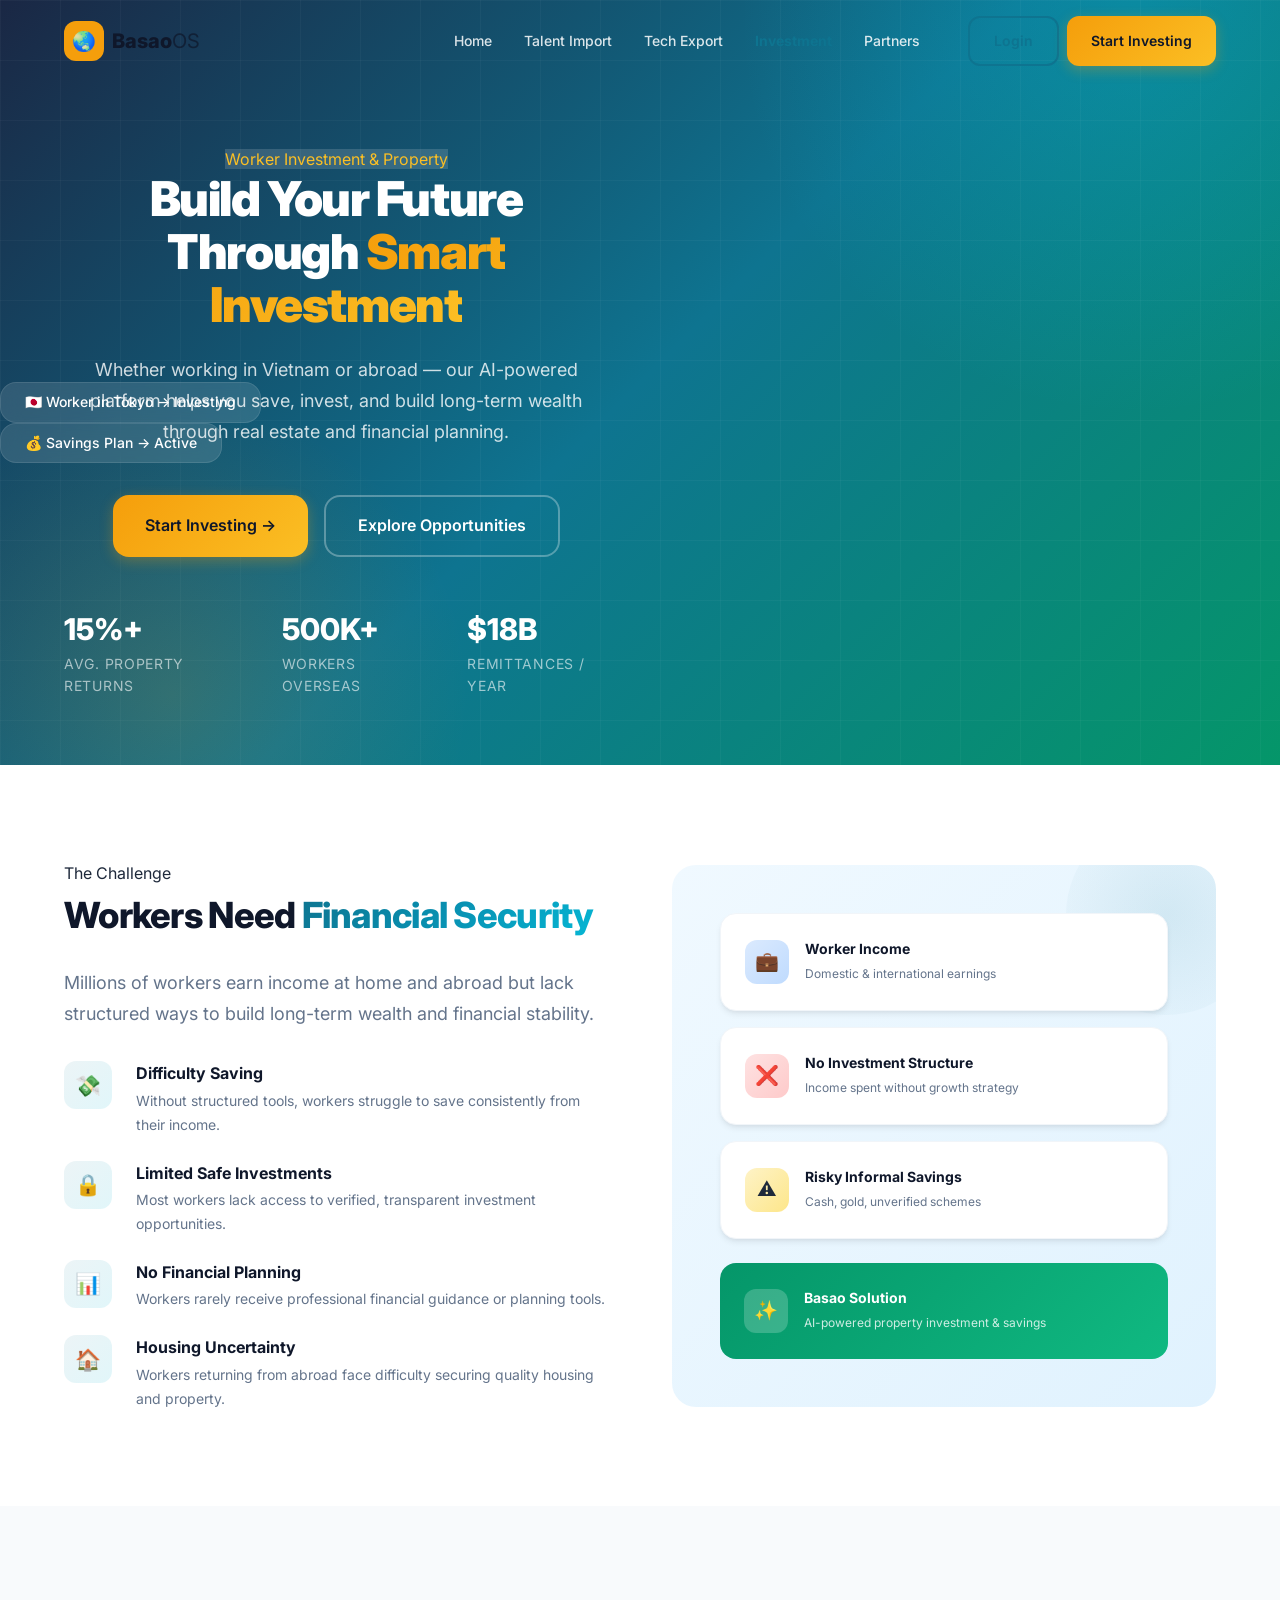
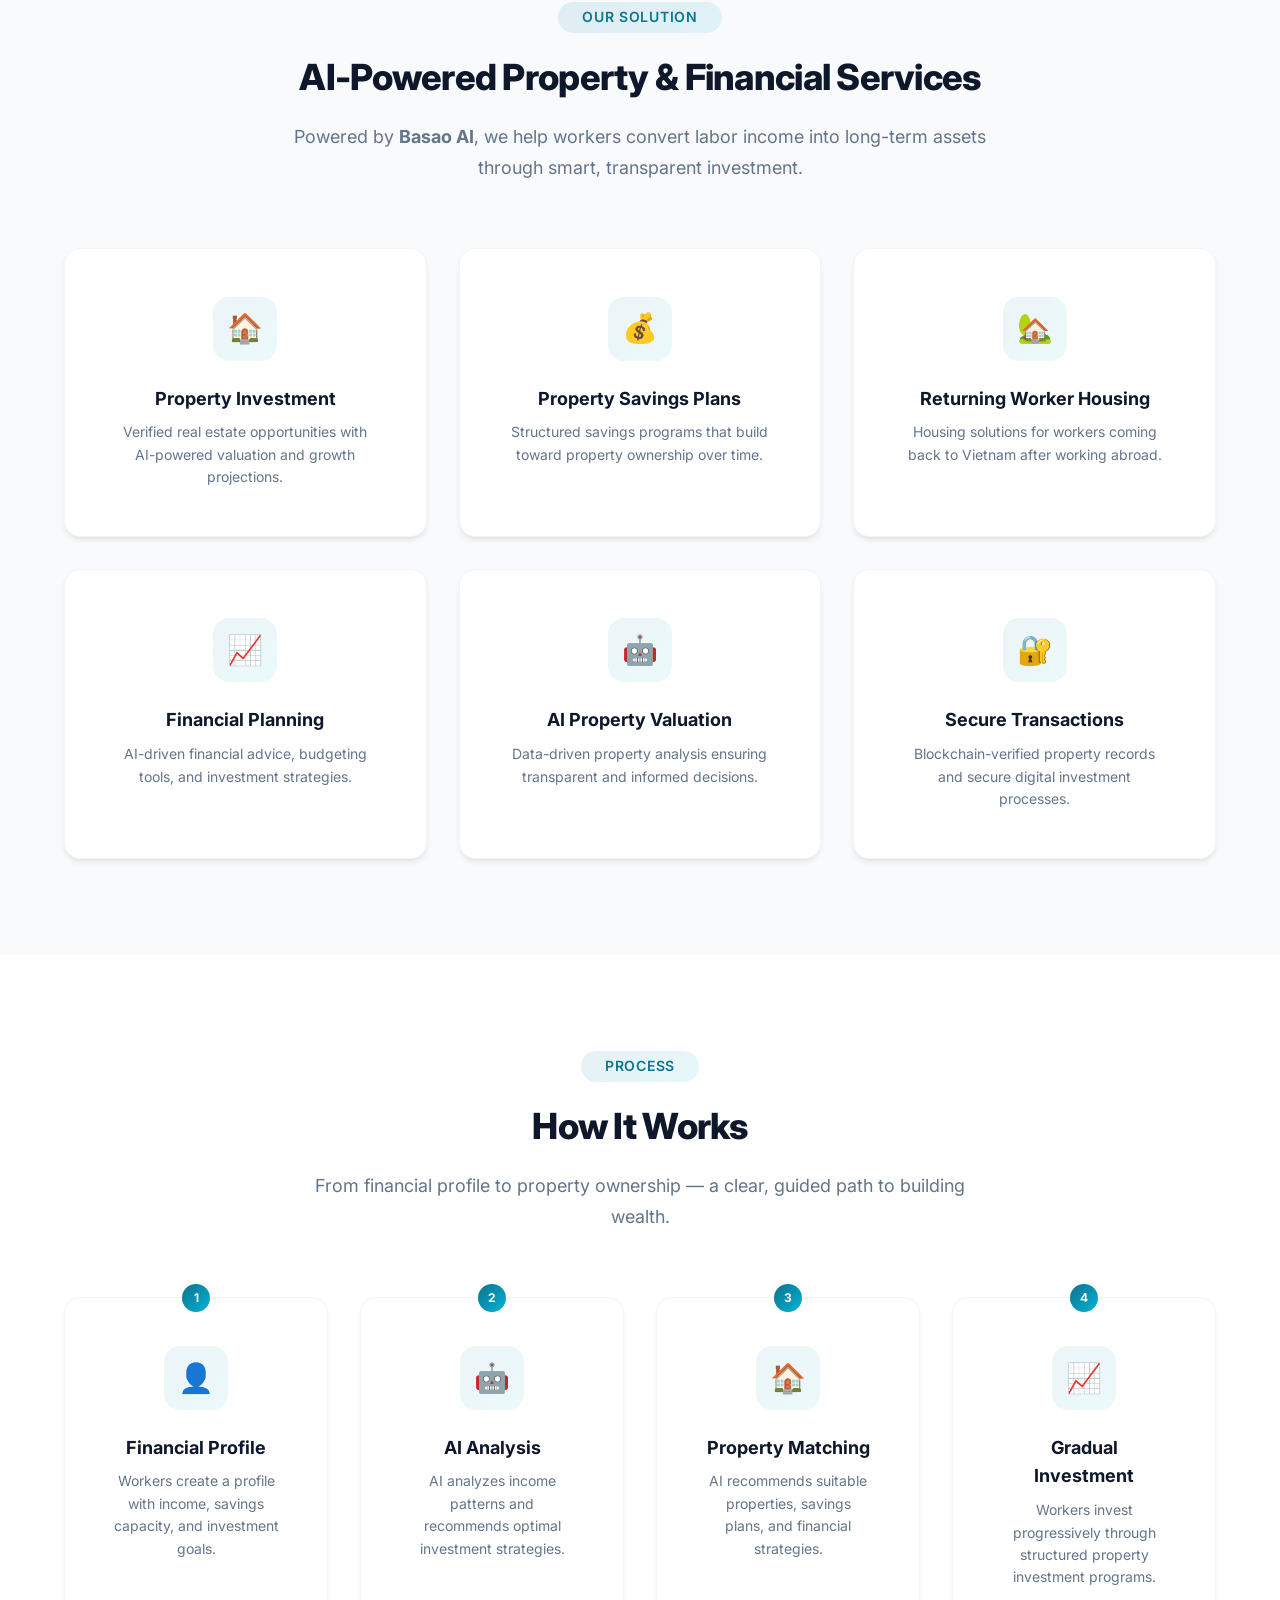
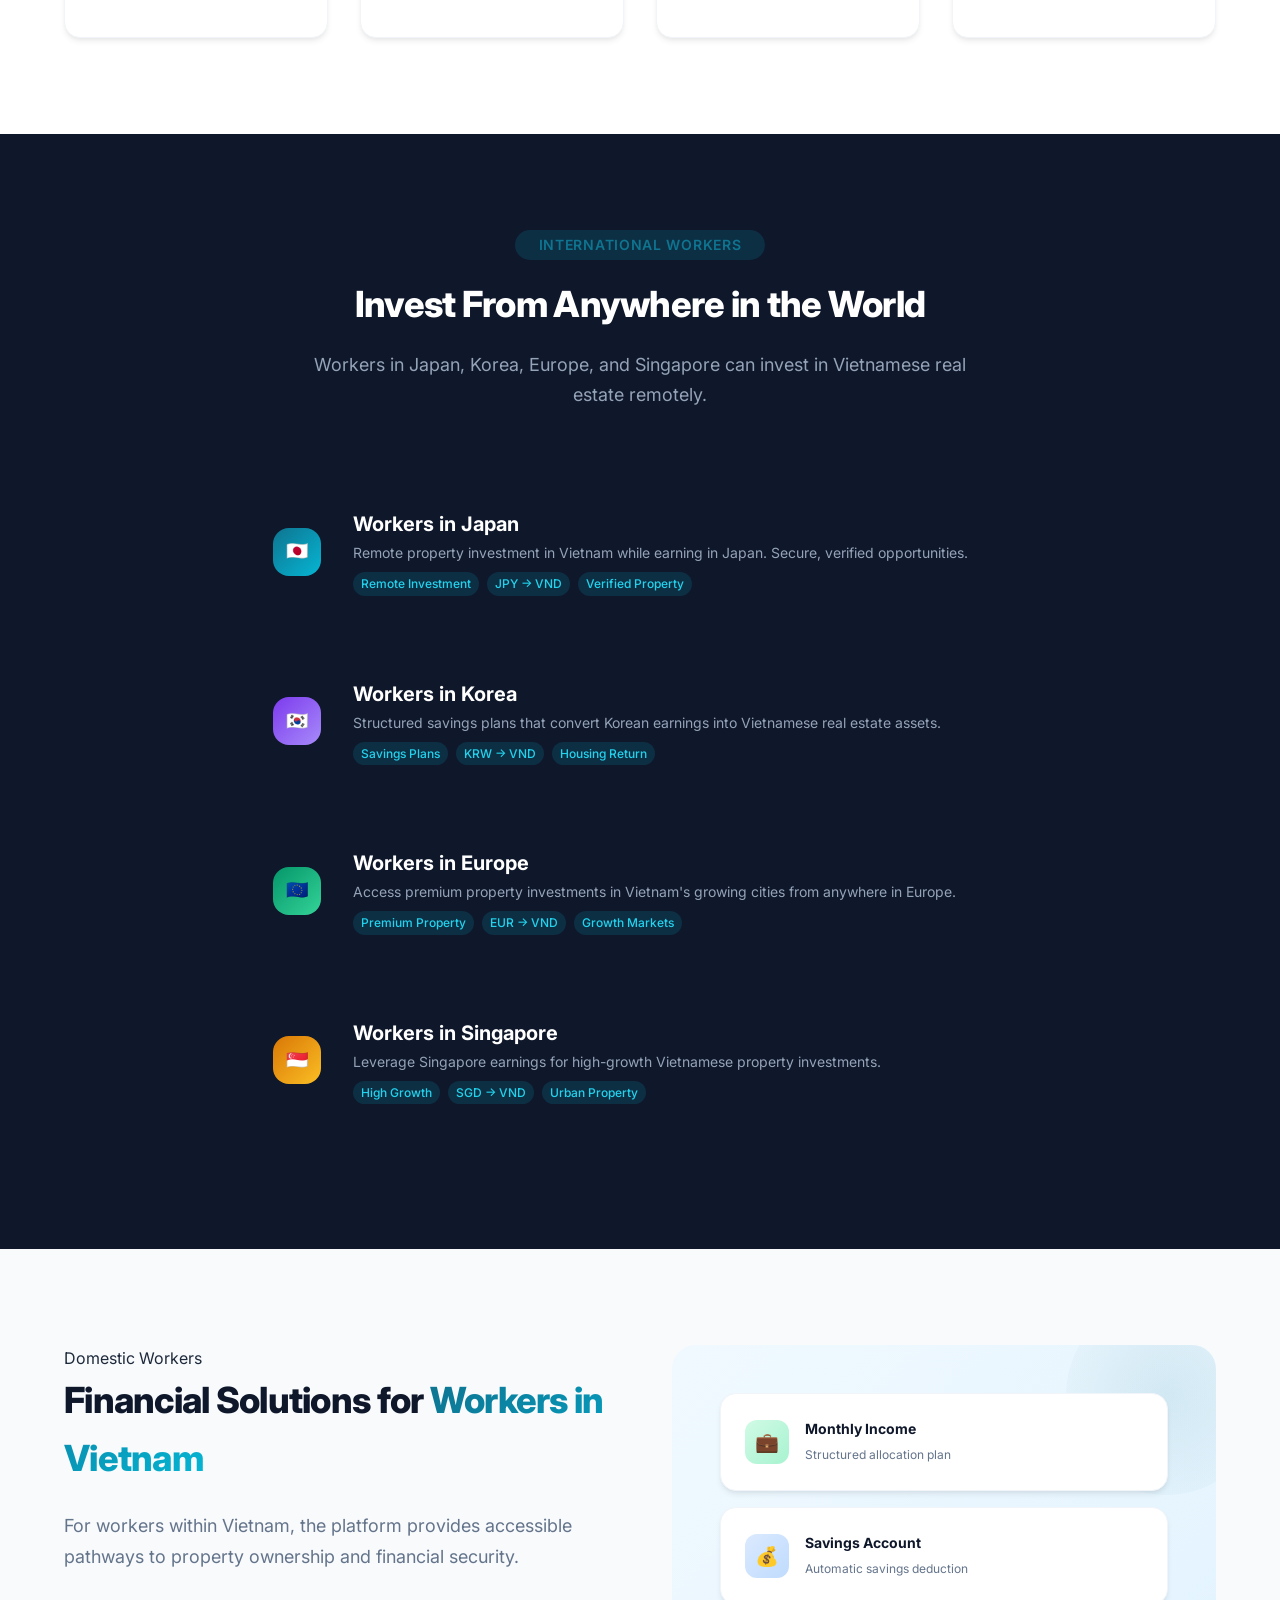
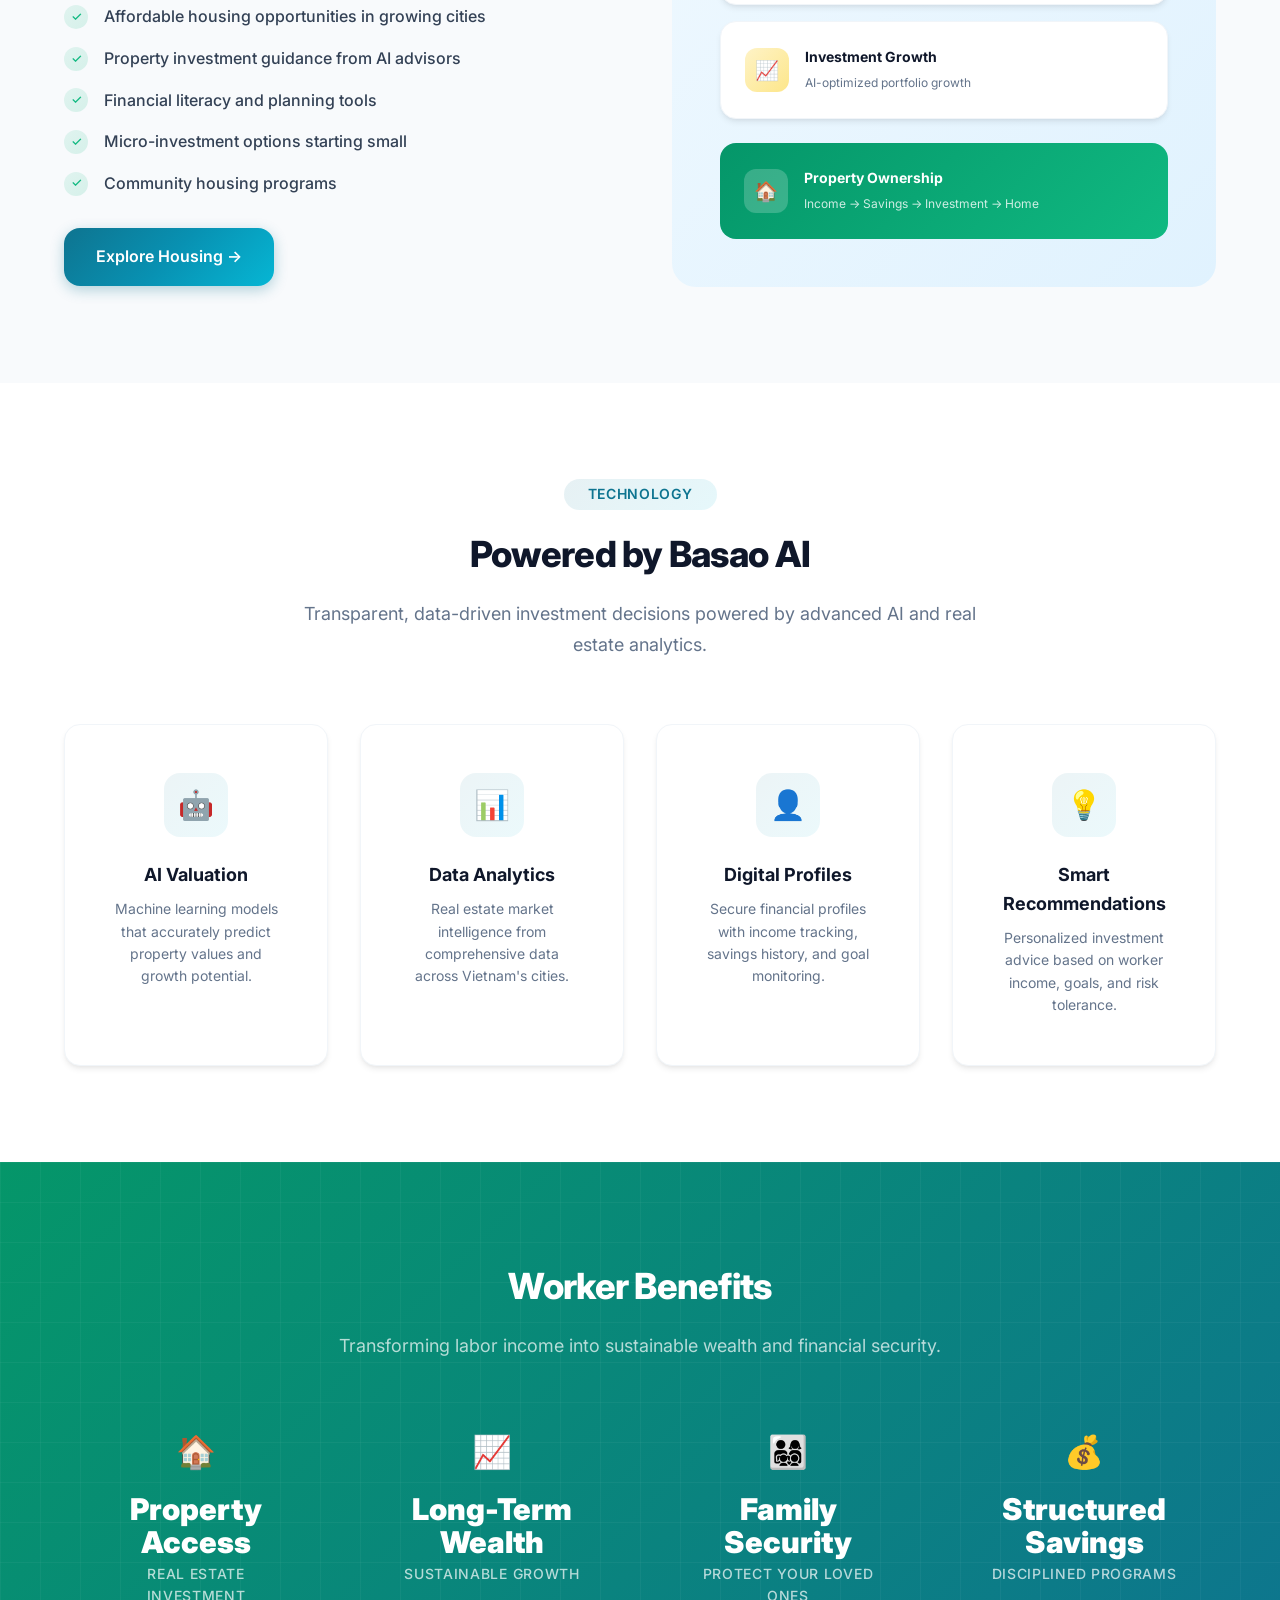
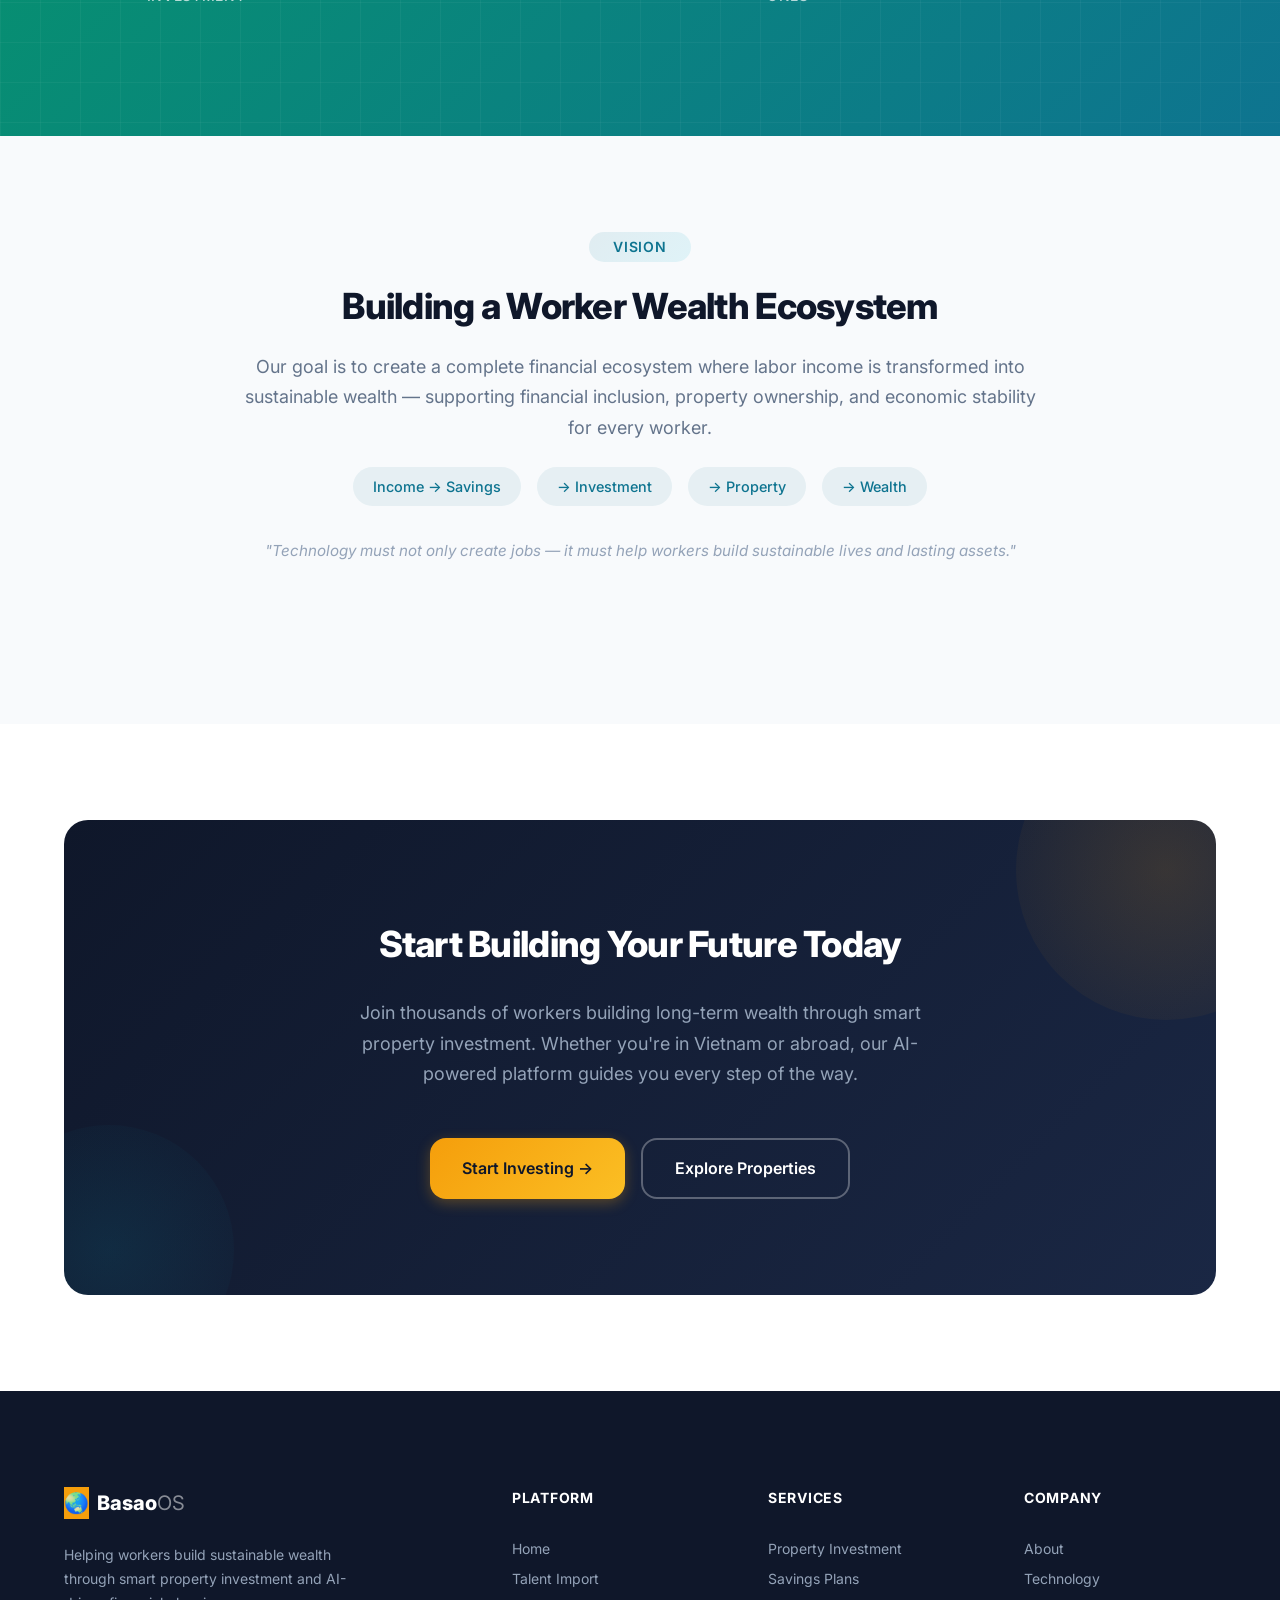
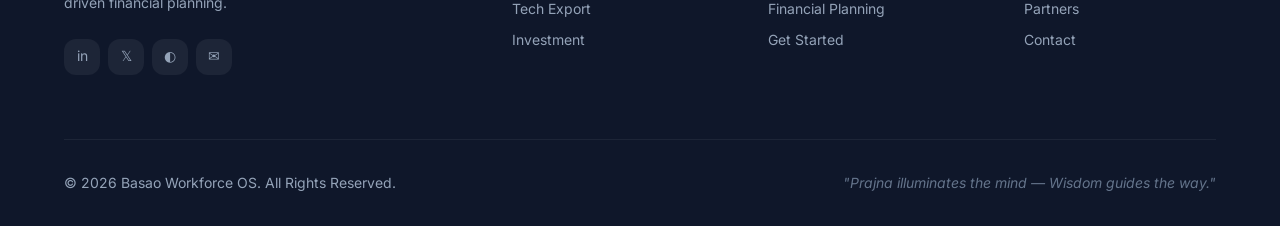
<file: worker-investment.html>
<!DOCTYPE html>
<html lang="en">

<head>
    <meta charset="UTF-8">
    <meta name="viewport" content="width=device-width, initial-scale=1.0">
    <meta name="description"
        content="Worker Investment & Property — AI-powered real estate and financial solutions helping workers build long-term wealth through smart property investment.">
    <title>Worker Investment & Property — Basao Workforce OS</title>
    <link rel="stylesheet" href="styles.css">
    <link rel="icon"
        href="data:image/svg+xml,<svg xmlns='http://www.w3.org/2000/svg' viewBox='0 0 100 100'><text y='.9em' font-size='90'>🌏</text></svg>">
</head>

<body>

    <!-- ========== HEADER ========== -->
    <header class="header scrolled" id="header">
        <div class="container">
            <a href="index.html" class="header-logo" style="color: var(--gray-900);">
                <div class="logo-icon">🌏</div>
                <span>Basao<span style="font-weight:400; opacity:0.7;">OS</span></span>
            </a>
            <nav class="header-nav" id="headerNav">
                <ul class="nav-links">
                    <li><a href="index.html">Home</a></li>
                    <li><a href="talent-import.html">Talent Import</a></li>
                    <li><a href="tech-export.html">Tech Export</a></li>
                    <li><a href="worker-investment.html" style="color: var(--primary); font-weight: 700;">Investment</a>
                    </li>
                    <li><a href="index.html#partners">Partners</a></li>
                </ul>
                <div class="nav-actions">
                    <a href="#cta" class="btn btn-outline"
                        style="color: var(--primary); border-color: var(--primary);">Login</a>
                    <a href="#cta" class="btn btn-accent">Start Investing</a>
                </div>
            </nav>
            <button class="hamburger" id="hamburger" aria-label="Toggle menu">
                <span></span><span></span><span></span>
            </button>
        </div>
    </header>

    <!-- ========== HERO ========== -->
    <section class="hero" id="hero"
        style="min-height: 85vh; background: linear-gradient(135deg, #1a2744 0%, #0e7490 50%, #059669 100%);">
        <div class="hero-grid"></div>
        <div class="hero-floating">
            <div class="floating-badge">🏠 Apartment Investment → Hanoi</div>
            <div class="floating-badge">💰 Savings Plan → Active</div>
            <div class="floating-badge">📈 Property Value → +18%</div>
            <div class="floating-badge">🇯🇵 Worker in Tokyo → Investing</div>
        </div>
        <div class="container">
            <div class="hero-content" style="text-align: center; max-width: 820px; margin: 0 auto;">
                <span class="section-badge"
                    style="background: rgba(255,255,255,0.15); color: var(--accent-light);">Worker Investment &
                    Property</span>
                <h1 style="font-size: var(--font-size-5xl);">Build Your Future Through <span class="highlight">Smart
                        Investment</span></h1>
                <p style="margin: 0 auto var(--space-2xl); max-width: 620px;">Whether working in Vietnam or abroad — our
                    AI-powered platform helps you save, invest, and build long-term wealth through real estate and
                    financial planning.</p>
                <div class="hero-actions" style="justify-content: center;">
                    <a href="#cta" class="btn btn-accent btn-lg">Start Investing →</a>
                    <a href="#how-it-works" class="btn btn-outline btn-lg">Explore Opportunities</a>
                </div>
                <div class="hero-stats" style="justify-content: center; margin-top: var(--space-2xl);">
                    <div class="hero-stat">
                        <div class="stat-number" data-target="15" data-suffix="%+">0</div>
                        <div class="stat-label">Avg. Property Returns</div>
                    </div>
                    <div class="hero-stat">
                        <div class="stat-number" data-target="500" data-suffix="K+">0</div>
                        <div class="stat-label">Workers Overseas</div>
                    </div>
                    <div class="hero-stat">
                        <div class="stat-number" data-target="18" data-suffix="B">$0</div>
                        <div class="stat-label">Remittances / Year</div>
                    </div>
                </div>
            </div>
        </div>
    </section>

    <!-- ========== THE CHALLENGE ========== -->
    <section class="section">
        <div class="container">
            <div class="ai-content">
                <div class="ai-text reveal-left">
                    <span class="section-badge">The Challenge</span>
                    <h2>Workers Need <span class="highlight">Financial Security</span></h2>
                    <p>Millions of workers earn income at home and abroad but lack structured ways to build long-term
                        wealth and financial stability.</p>
                    <div class="ai-features">
                        <div class="ai-feature">
                            <div class="ai-feature-icon">💸</div>
                            <div>
                                <h4>Difficulty Saving</h4>
                                <p>Without structured tools, workers struggle to save consistently from their income.
                                </p>
                            </div>
                        </div>
                        <div class="ai-feature">
                            <div class="ai-feature-icon">🔒</div>
                            <div>
                                <h4>Limited Safe Investments</h4>
                                <p>Most workers lack access to verified, transparent investment opportunities.</p>
                            </div>
                        </div>
                        <div class="ai-feature">
                            <div class="ai-feature-icon">📊</div>
                            <div>
                                <h4>No Financial Planning</h4>
                                <p>Workers rarely receive professional financial guidance or planning tools.</p>
                            </div>
                        </div>
                        <div class="ai-feature">
                            <div class="ai-feature-icon">🏠</div>
                            <div>
                                <h4>Housing Uncertainty</h4>
                                <p>Workers returning from abroad face difficulty securing quality housing and property.
                                </p>
                            </div>
                        </div>
                    </div>
                </div>
                <div class="ai-visual reveal-right">
                    <div class="ai-diagram">
                        <div class="ai-node">
                            <div class="ai-node-icon worker">💼</div>
                            <div class="ai-node-text">
                                <h5>Worker Income</h5>
                                <span>Domestic & international earnings</span>
                            </div>
                        </div>
                        <div class="ai-node">
                            <div class="ai-node-icon" style="background: linear-gradient(135deg, #fee2e2, #fecaca);">❌
                            </div>
                            <div class="ai-node-text">
                                <h5>No Investment Structure</h5>
                                <span>Income spent without growth strategy</span>
                            </div>
                        </div>
                        <div class="ai-node">
                            <div class="ai-node-icon" style="background: linear-gradient(135deg, #fef3c7, #fde68a);">⚠️
                            </div>
                            <div class="ai-node-text">
                                <h5>Risky Informal Savings</h5>
                                <span>Cash, gold, unverified schemes</span>
                            </div>
                        </div>
                        <div class="ai-match-result" style="background: linear-gradient(135deg, #059669, #10b981);">
                            <div class="match-icon">✨</div>
                            <div>
                                <h5>Basao Solution</h5>
                                <span>AI-powered property investment & savings</span>
                            </div>
                        </div>
                    </div>
                </div>
            </div>
        </div>
    </section>

    <!-- ========== OUR SOLUTION ========== -->
    <section class="section section-alt" id="solution">
        <div class="container">
            <div class="section-header reveal">
                <span class="section-badge">Our Solution</span>
                <h2>AI-Powered Property & Financial Services</h2>
                <p>Powered by <strong>Basao AI</strong>, we help workers convert labor income into long-term assets
                    through smart, transparent investment.</p>
            </div>
            <div class="flow-grid stagger-children" style="grid-template-columns: repeat(3, 1fr);">
                <div class="flow-card">
                    <div class="flow-icon">🏠</div>
                    <h3>Property Investment</h3>
                    <p>Verified real estate opportunities with AI-powered valuation and growth projections.</p>
                </div>
                <div class="flow-card">
                    <div class="flow-icon">💰</div>
                    <h3>Property Savings Plans</h3>
                    <p>Structured savings programs that build toward property ownership over time.</p>
                </div>
                <div class="flow-card">
                    <div class="flow-icon">🏡</div>
                    <h3>Returning Worker Housing</h3>
                    <p>Housing solutions for workers coming back to Vietnam after working abroad.</p>
                </div>
                <div class="flow-card">
                    <div class="flow-icon">📈</div>
                    <h3>Financial Planning</h3>
                    <p>AI-driven financial advice, budgeting tools, and investment strategies.</p>
                </div>
                <div class="flow-card">
                    <div class="flow-icon">🤖</div>
                    <h3>AI Property Valuation</h3>
                    <p>Data-driven property analysis ensuring transparent and informed decisions.</p>
                </div>
                <div class="flow-card">
                    <div class="flow-icon">🔐</div>
                    <h3>Secure Transactions</h3>
                    <p>Blockchain-verified property records and secure digital investment processes.</p>
                </div>
            </div>
        </div>
    </section>

    <!-- ========== HOW IT WORKS ========== -->
    <section class="section" id="how-it-works">
        <div class="container">
            <div class="section-header reveal">
                <span class="section-badge">Process</span>
                <h2>How It Works</h2>
                <p>From financial profile to property ownership — a clear, guided path to building wealth.</p>
            </div>
            <div class="flow-grid stagger-children" style="grid-template-columns: repeat(4, 1fr);">
                <div class="flow-card">
                    <span class="step-number">1</span>
                    <div class="flow-icon">👤</div>
                    <h3>Financial Profile</h3>
                    <p>Workers create a profile with income, savings capacity, and investment goals.</p>
                </div>
                <div class="flow-card">
                    <span class="step-number">2</span>
                    <div class="flow-icon">🤖</div>
                    <h3>AI Analysis</h3>
                    <p>AI analyzes income patterns and recommends optimal investment strategies.</p>
                </div>
                <div class="flow-card">
                    <span class="step-number">3</span>
                    <div class="flow-icon">🏠</div>
                    <h3>Property Matching</h3>
                    <p>AI recommends suitable properties, savings plans, and financial strategies.</p>
                </div>
                <div class="flow-card">
                    <span class="step-number">4</span>
                    <div class="flow-icon">📈</div>
                    <h3>Gradual Investment</h3>
                    <p>Workers invest progressively through structured property investment programs.</p>
                </div>
            </div>
        </div>
    </section>

    <!-- ========== WORKERS ABROAD ========== -->
    <section class="section section-dark">
        <div class="container">
            <div class="section-header reveal">
                <span class="section-badge" style="background: rgba(6,182,212,0.15);">International Workers</span>
                <h2>Invest From Anywhere in the World</h2>
                <p>Workers in Japan, Korea, Europe, and Singapore can invest in Vietnamese real estate remotely.</p>
            </div>
            <div class="tech-layers stagger-children">
                <div class="tech-layer">
                    <div class="tech-layer-number">🇯🇵</div>
                    <div class="tech-layer-content">
                        <h3>Workers in Japan</h3>
                        <p>Remote property investment in Vietnam while earning in Japan. Secure, verified opportunities.
                        </p>
                        <div class="tech-tags">
                            <span class="tech-tag">Remote Investment</span>
                            <span class="tech-tag">JPY → VND</span>
                            <span class="tech-tag">Verified Property</span>
                        </div>
                    </div>
                </div>
                <div class="tech-layer">
                    <div class="tech-layer-number">🇰🇷</div>
                    <div class="tech-layer-content">
                        <h3>Workers in Korea</h3>
                        <p>Structured savings plans that convert Korean earnings into Vietnamese real estate assets.</p>
                        <div class="tech-tags">
                            <span class="tech-tag">Savings Plans</span>
                            <span class="tech-tag">KRW → VND</span>
                            <span class="tech-tag">Housing Return</span>
                        </div>
                    </div>
                </div>
                <div class="tech-layer">
                    <div class="tech-layer-number">🇪🇺</div>
                    <div class="tech-layer-content">
                        <h3>Workers in Europe</h3>
                        <p>Access premium property investments in Vietnam's growing cities from anywhere in Europe.</p>
                        <div class="tech-tags">
                            <span class="tech-tag">Premium Property</span>
                            <span class="tech-tag">EUR → VND</span>
                            <span class="tech-tag">Growth Markets</span>
                        </div>
                    </div>
                </div>
                <div class="tech-layer">
                    <div class="tech-layer-number">🇸🇬</div>
                    <div class="tech-layer-content">
                        <h3>Workers in Singapore</h3>
                        <p>Leverage Singapore earnings for high-growth Vietnamese property investments.</p>
                        <div class="tech-tags">
                            <span class="tech-tag">High Growth</span>
                            <span class="tech-tag">SGD → VND</span>
                            <span class="tech-tag">Urban Property</span>
                        </div>
                    </div>
                </div>
            </div>
        </div>
    </section>

    <!-- ========== DOMESTIC WORKERS ========== -->
    <section class="section section-alt">
        <div class="container">
            <div class="passport-content">
                <div class="passport-text reveal-left">
                    <span class="section-badge">Domestic Workers</span>
                    <h2>Financial Solutions for <span class="highlight">Workers in Vietnam</span></h2>
                    <p>For workers within Vietnam, the platform provides accessible pathways to property ownership and
                        financial security.</p>
                    <div class="passport-benefits">
                        <div class="passport-benefit"><span class="benefit-check">✓</span> Affordable housing
                            opportunities in growing cities</div>
                        <div class="passport-benefit"><span class="benefit-check">✓</span> Property investment guidance
                            from AI advisors</div>
                        <div class="passport-benefit"><span class="benefit-check">✓</span> Financial literacy and
                            planning tools</div>
                        <div class="passport-benefit"><span class="benefit-check">✓</span> Micro-investment options
                            starting small</div>
                        <div class="passport-benefit"><span class="benefit-check">✓</span> Community housing programs
                        </div>
                    </div>
                    <div style="margin-top: 2rem;">
                        <a href="#cta" class="btn btn-primary btn-lg">Explore Housing →</a>
                    </div>
                </div>
                <div class="reveal-right">
                    <div class="ai-diagram">
                        <div class="ai-node">
                            <div class="ai-node-icon" style="background: linear-gradient(135deg, #d1fae5, #a7f3d0);">💼
                            </div>
                            <div class="ai-node-text">
                                <h5>Monthly Income</h5>
                                <span>Structured allocation plan</span>
                            </div>
                        </div>
                        <div class="ai-node">
                            <div class="ai-node-icon" style="background: linear-gradient(135deg, #dbeafe, #bfdbfe);">💰
                            </div>
                            <div class="ai-node-text">
                                <h5>Savings Account</h5>
                                <span>Automatic savings deduction</span>
                            </div>
                        </div>
                        <div class="ai-node">
                            <div class="ai-node-icon" style="background: linear-gradient(135deg, #fef3c7, #fde68a);">📈
                            </div>
                            <div class="ai-node-text">
                                <h5>Investment Growth</h5>
                                <span>AI-optimized portfolio growth</span>
                            </div>
                        </div>
                        <div class="ai-match-result" style="background: linear-gradient(135deg, #059669, #10b981);">
                            <div class="match-icon">🏠</div>
                            <div>
                                <h5>Property Ownership</h5>
                                <span>Income → Savings → Investment → Home</span>
                            </div>
                        </div>
                    </div>
                </div>
            </div>
        </div>
    </section>

    <!-- ========== TECHNOLOGY ========== -->
    <section class="section">
        <div class="container">
            <div class="section-header reveal">
                <span class="section-badge">Technology</span>
                <h2>Powered by Basao AI</h2>
                <p>Transparent, data-driven investment decisions powered by advanced AI and real estate analytics.</p>
            </div>
            <div class="flow-grid stagger-children" style="grid-template-columns: repeat(4, 1fr);">
                <div class="flow-card">
                    <div class="flow-icon">🤖</div>
                    <h3>AI Valuation</h3>
                    <p>Machine learning models that accurately predict property values and growth potential.</p>
                </div>
                <div class="flow-card">
                    <div class="flow-icon">📊</div>
                    <h3>Data Analytics</h3>
                    <p>Real estate market intelligence from comprehensive data across Vietnam's cities.</p>
                </div>
                <div class="flow-card">
                    <div class="flow-icon">👤</div>
                    <h3>Digital Profiles</h3>
                    <p>Secure financial profiles with income tracking, savings history, and goal monitoring.</p>
                </div>
                <div class="flow-card">
                    <div class="flow-icon">💡</div>
                    <h3>Smart Recommendations</h3>
                    <p>Personalized investment advice based on worker income, goals, and risk tolerance.</p>
                </div>
            </div>
        </div>
    </section>

    <!-- ========== BENEFITS ========== -->
    <section class="section stats-section" style="background: linear-gradient(135deg, #059669 0%, #0e7490 100%);">
        <div class="container">
            <div class="section-header reveal" style="margin-bottom: 2rem;">
                <h2 style="color: #fff;">Worker Benefits</h2>
                <p style="color: rgba(255,255,255,0.7);">Transforming labor income into sustainable wealth and financial
                    security.</p>
            </div>
            <div class="stats-grid">
                <div class="stat-card">
                    <div class="stat-icon">🏠</div>
                    <div class="stat-value" style="font-size: var(--font-size-3xl);">Property<br>Access</div>
                    <div class="stat-label">Real estate investment</div>
                </div>
                <div class="stat-card">
                    <div class="stat-icon">📈</div>
                    <div class="stat-value" style="font-size: var(--font-size-3xl);">Long-Term<br>Wealth</div>
                    <div class="stat-label">Sustainable growth</div>
                </div>
                <div class="stat-card">
                    <div class="stat-icon">👨‍👩‍👧‍👦</div>
                    <div class="stat-value" style="font-size: var(--font-size-3xl);">Family<br>Security</div>
                    <div class="stat-label">Protect your loved ones</div>
                </div>
                <div class="stat-card">
                    <div class="stat-icon">💰</div>
                    <div class="stat-value" style="font-size: var(--font-size-3xl);">Structured<br>Savings</div>
                    <div class="stat-label">Disciplined programs</div>
                </div>
            </div>
        </div>
    </section>

    <!-- ========== VISION ========== -->
    <section class="section section-alt">
        <div class="container">
            <div class="section-header reveal" style="max-width: 800px;">
                <span class="section-badge">Vision</span>
                <h2>Building a Worker Wealth Ecosystem</h2>
                <p style="margin-bottom: 1.5rem;">Our goal is to create a complete financial ecosystem where labor
                    income is transformed into sustainable wealth — supporting financial inclusion, property ownership,
                    and economic stability for every worker.</p>
                <div style="display: flex; justify-content: center; gap: 1rem; flex-wrap: wrap; margin-bottom: 2rem;">
                    <span class="tech-tag" style="font-size: 0.9rem; padding: 0.5rem 1.25rem;">Income → Savings</span>
                    <span class="tech-tag" style="font-size: 0.9rem; padding: 0.5rem 1.25rem;">→ Investment</span>
                    <span class="tech-tag" style="font-size: 0.9rem; padding: 0.5rem 1.25rem;">→ Property</span>
                    <span class="tech-tag" style="font-size: 0.9rem; padding: 0.5rem 1.25rem;">→ Wealth</span>
                </div>
                <p style="font-style: italic; color: var(--gray-400); font-size: 0.95rem;">"Technology must not only
                    create jobs — it must help workers build sustainable lives and lasting assets."</p>
            </div>
        </div>
    </section>

    <!-- ========== CTA ========== -->
    <section class="section cta-section" id="cta">
        <div class="container">
            <div class="cta-card reveal">
                <h2>Start Building Your Future Today</h2>
                <p>Join thousands of workers building long-term wealth through smart property investment. Whether you're
                    in Vietnam or abroad, our AI-powered platform guides you every step of the way.</p>
                <div class="cta-actions">
                    <a href="#" class="btn btn-accent btn-lg">Start Investing →</a>
                    <a href="#" class="btn btn-outline btn-lg">Explore Properties</a>
                </div>
            </div>
        </div>
    </section>

    <!-- ========== FOOTER ========== -->
    <footer class="footer">
        <div class="container">
            <div class="footer-grid">
                <div class="footer-brand">
                    <div class="footer-logo">
                        <div class="logo-icon" style="background: var(--accent);">🌏</div>
                        <span>Basao<span style="font-weight:400; opacity:0.5;">OS</span></span>
                    </div>
                    <p>Helping workers build sustainable wealth through smart property investment and AI-driven
                        financial planning.</p>
                    <div class="footer-socials">
                        <a href="#" class="footer-social" aria-label="LinkedIn">in</a>
                        <a href="#" class="footer-social" aria-label="Twitter">𝕏</a>
                        <a href="#" class="footer-social" aria-label="GitHub">◐</a>
                        <a href="#" class="footer-social" aria-label="Email">✉</a>
                    </div>
                </div>
                <div class="footer-col">
                    <h4>Platform</h4>
                    <a href="index.html">Home</a>
                    <a href="talent-import.html">Talent Import</a>
                    <a href="tech-export.html">Tech Export</a>
                    <a href="worker-investment.html">Investment</a>
                </div>
                <div class="footer-col">
                    <h4>Services</h4>
                    <a href="#solution">Property Investment</a>
                    <a href="#how-it-works">Savings Plans</a>
                    <a href="#how-it-works">Financial Planning</a>
                    <a href="#cta">Get Started</a>
                </div>
                <div class="footer-col">
                    <h4>Company</h4>
                    <a href="index.html">About</a>
                    <a href="index.html#technology">Technology</a>
                    <a href="index.html#partners">Partners</a>
                    <a href="#cta">Contact</a>
                </div>
            </div>
            <div class="footer-bottom">
                <p>© 2026 Basao Workforce OS. All Rights Reserved.</p>
                <p class="footer-quote">"Prajna illuminates the mind — Wisdom guides the way."</p>
            </div>
        </div>
    </footer>

    <script src="script.js"></script>
</body>

</html>
</file>
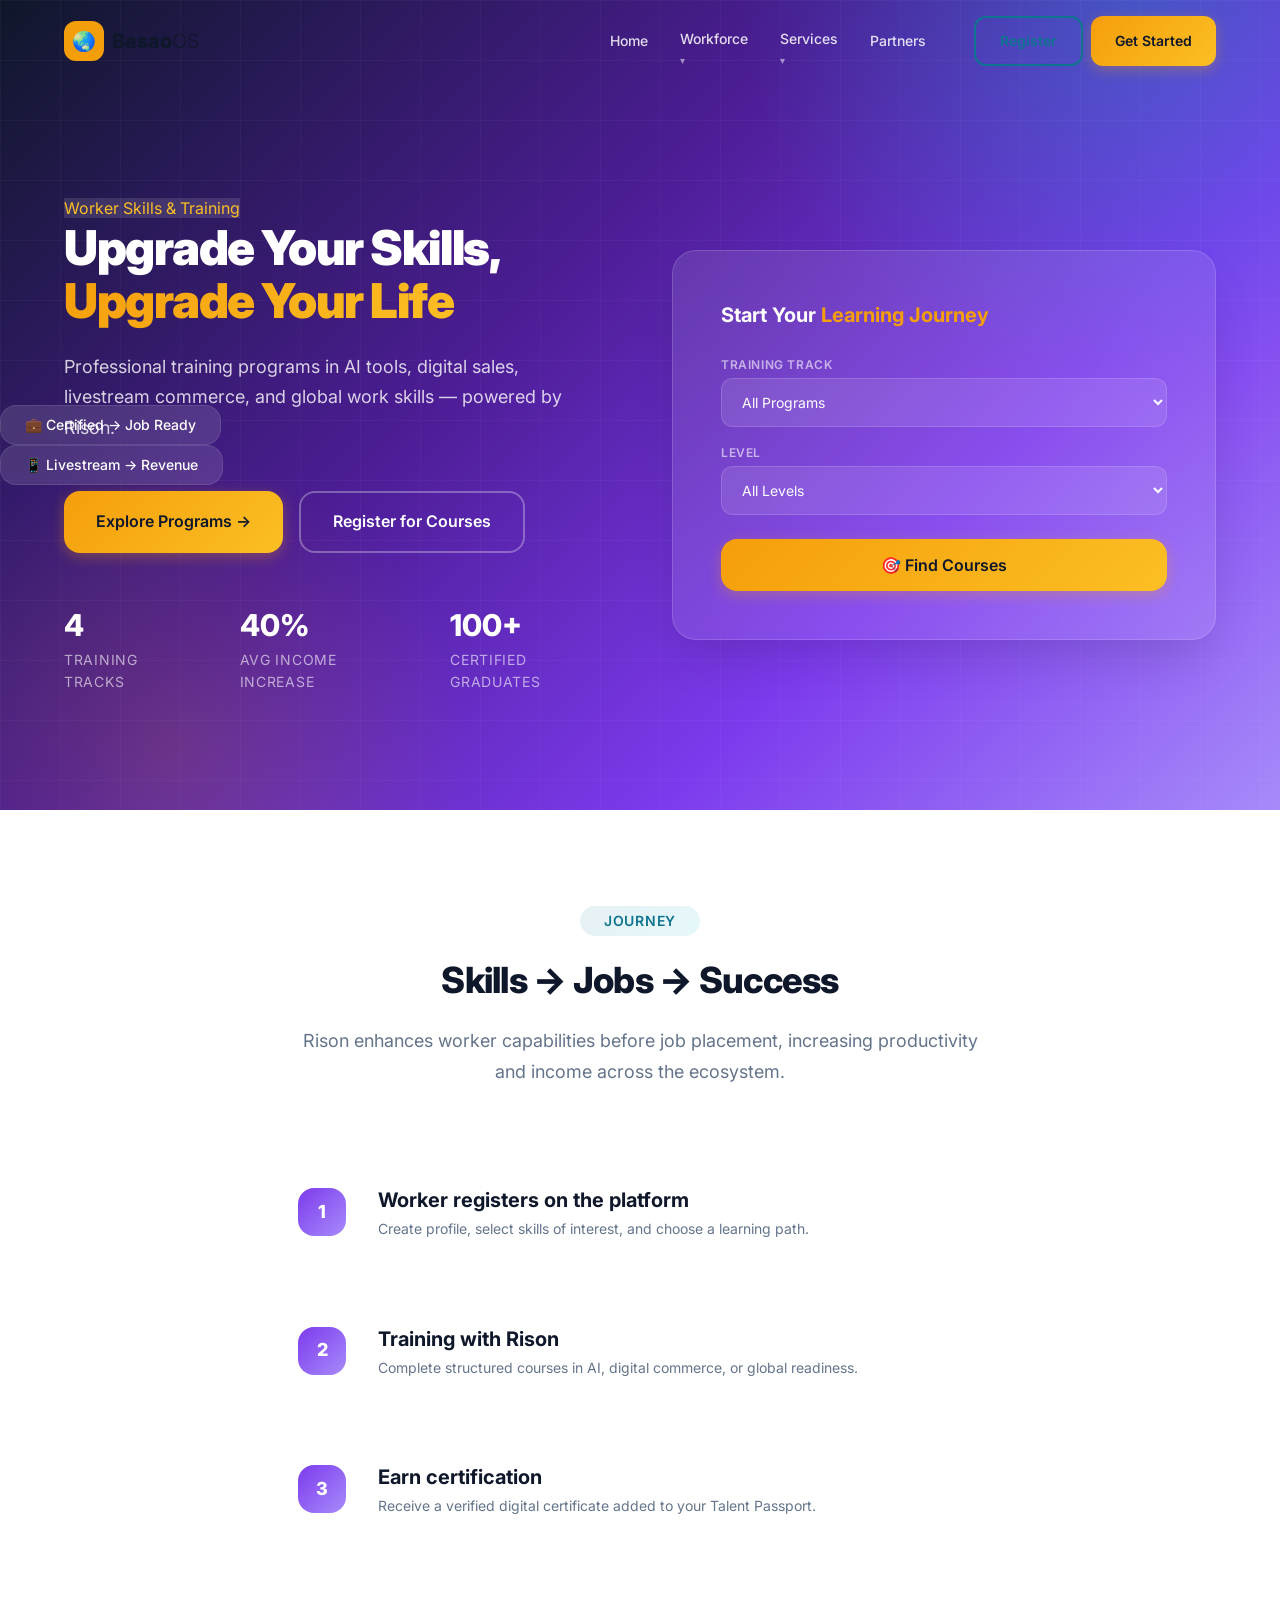
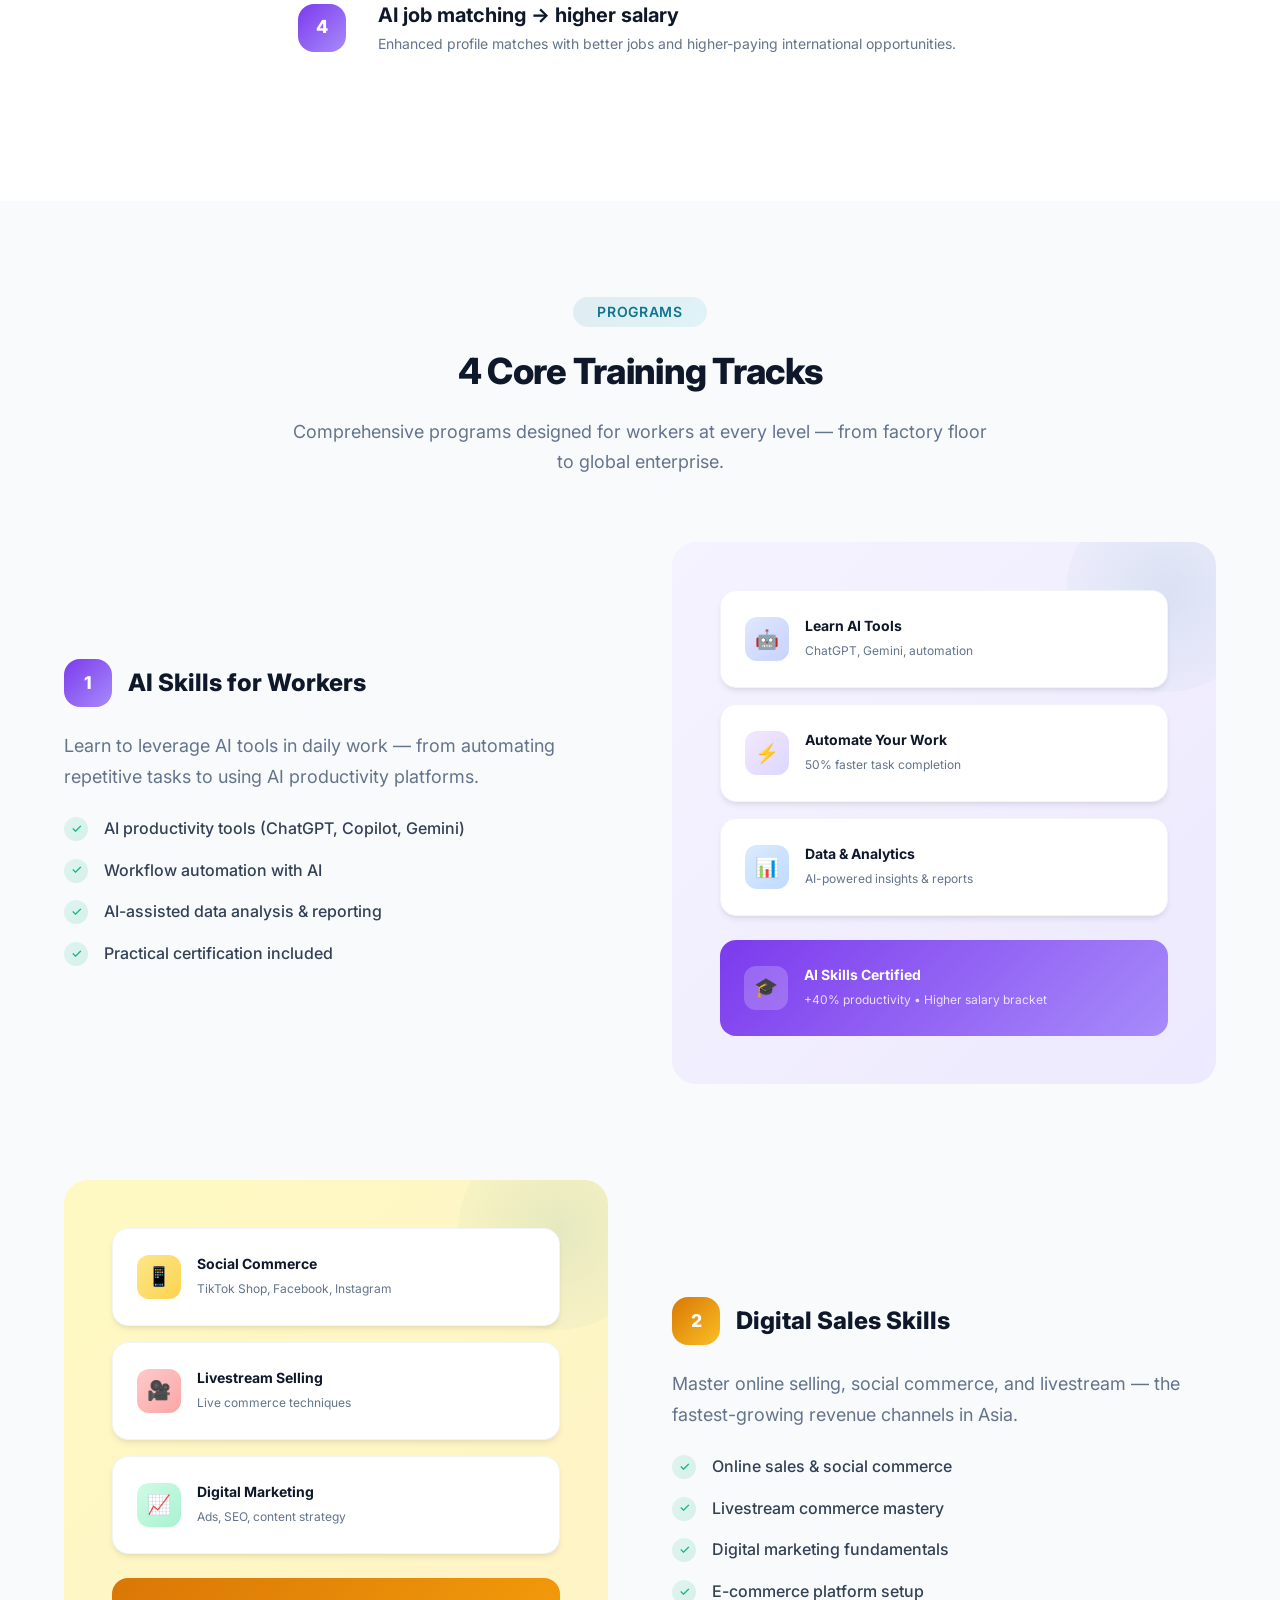
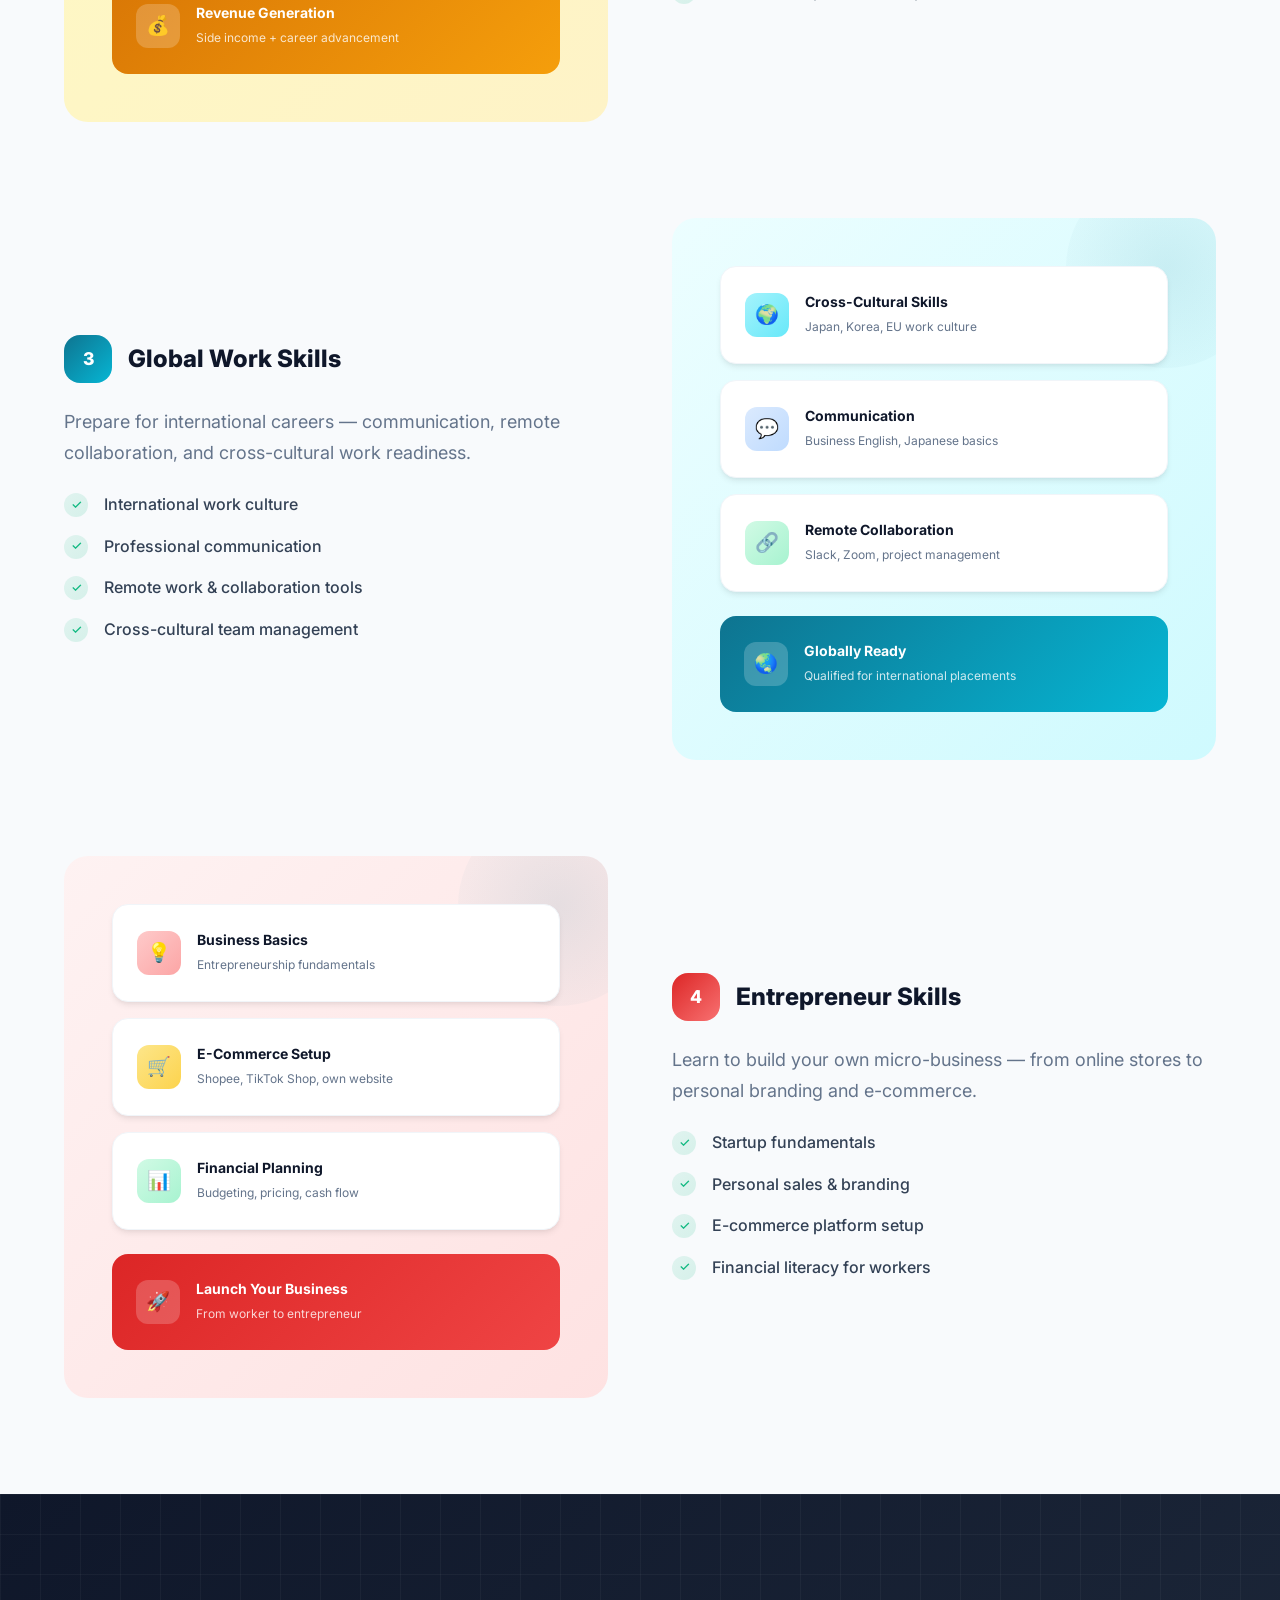
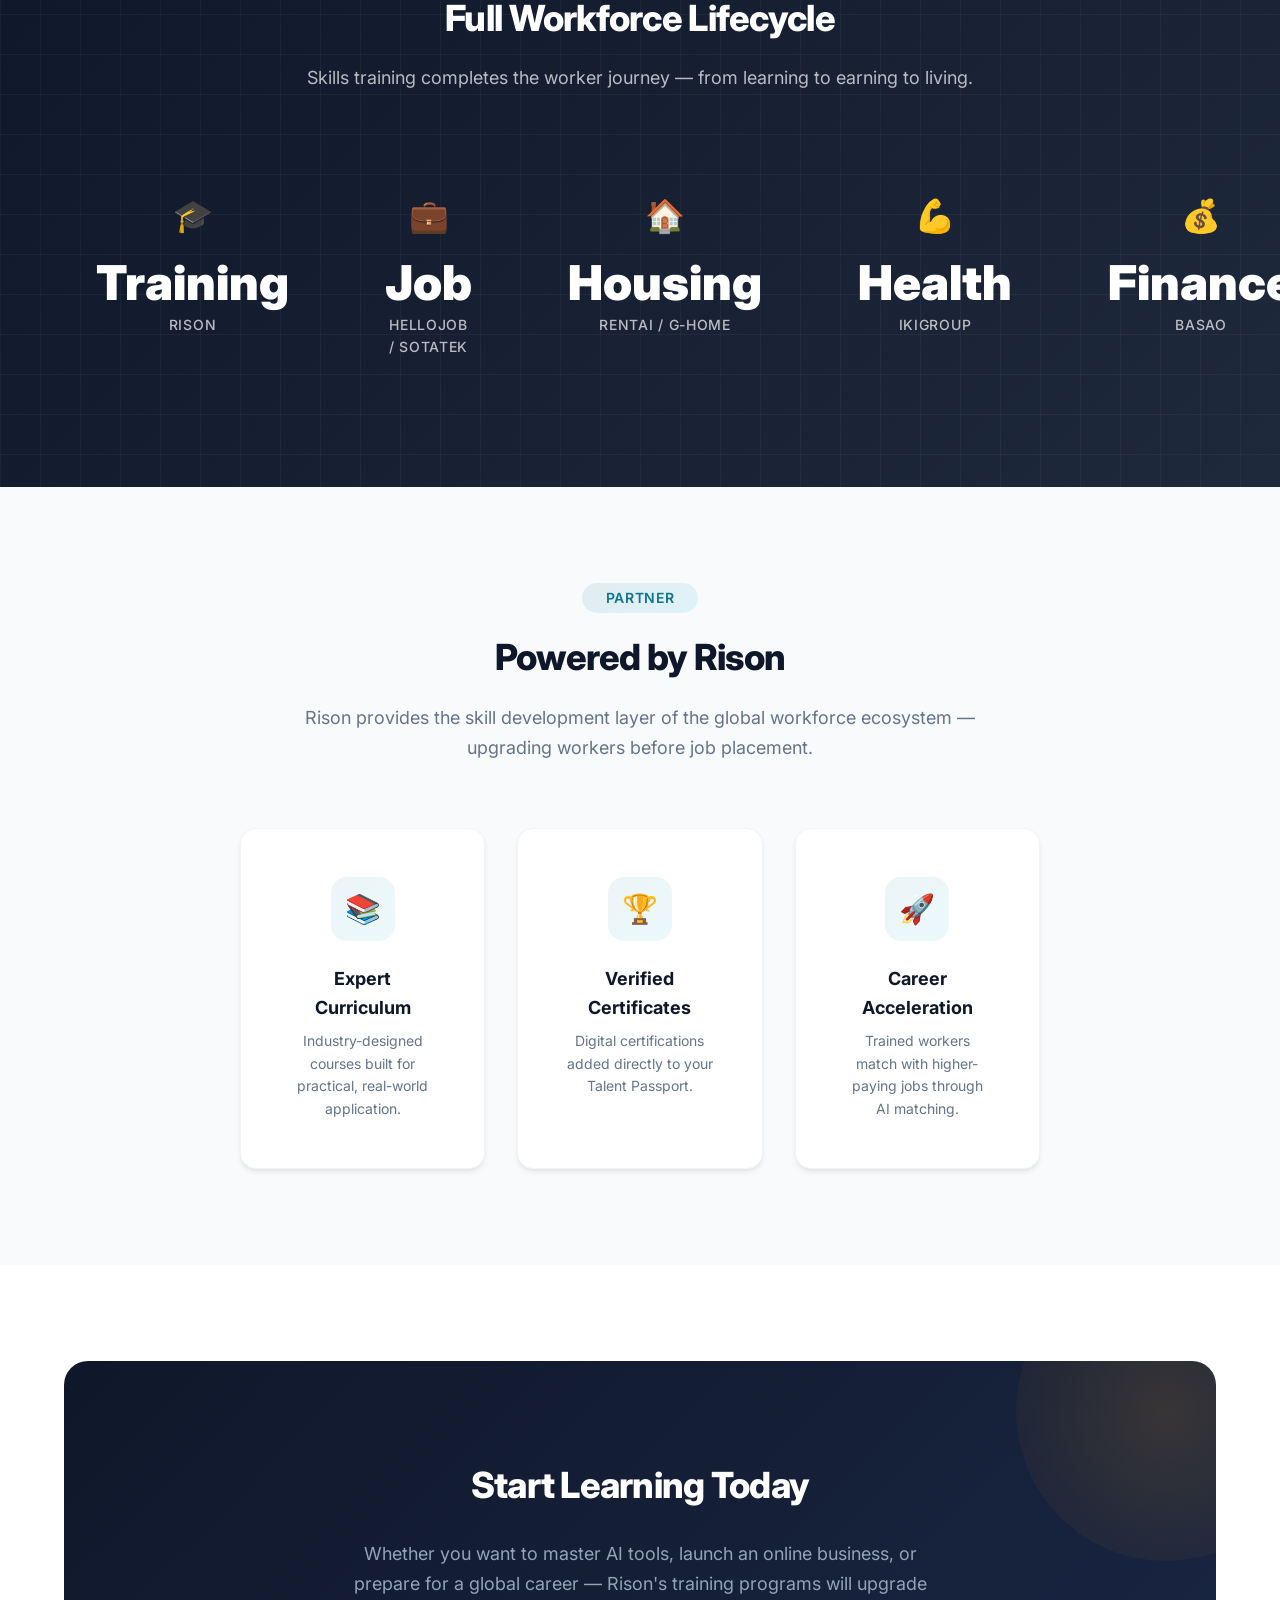
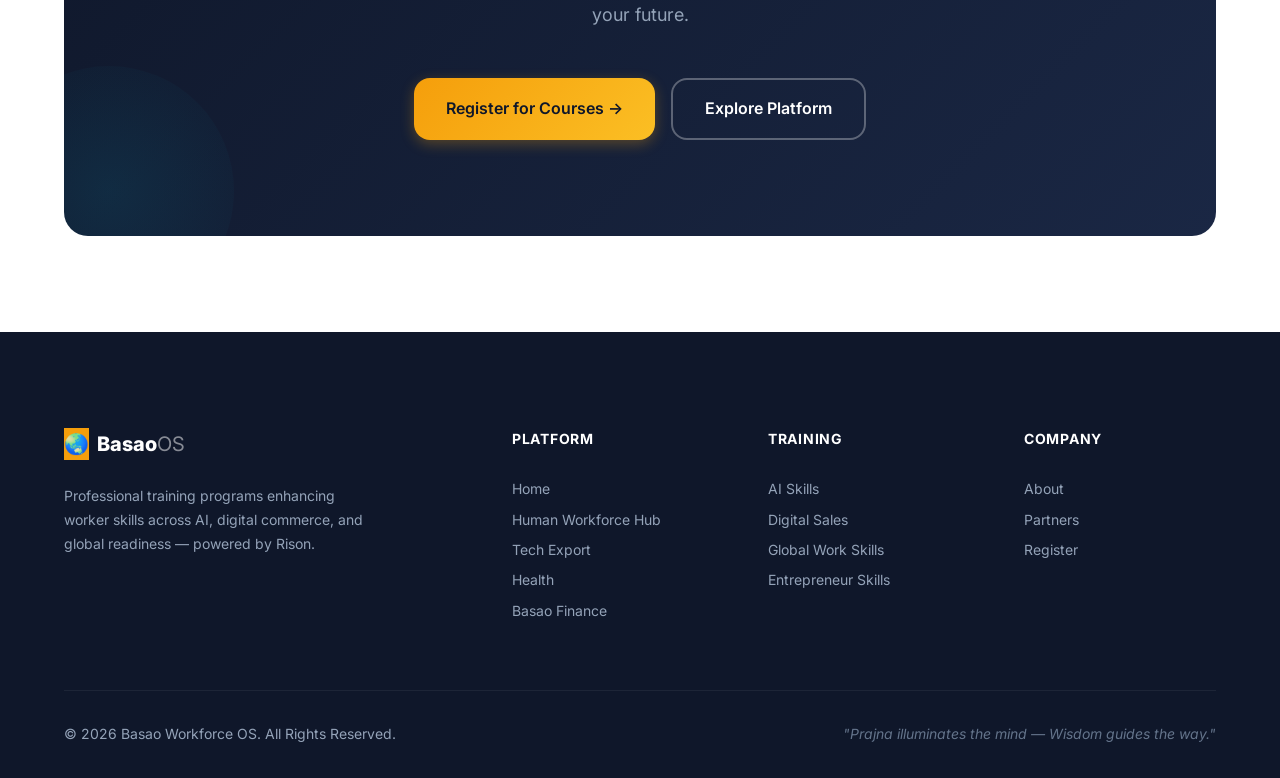
<file: worker-training.html>
<!DOCTYPE html>
<html lang="en">

<head>
    <meta charset="UTF-8">
    <meta name="viewport" content="width=device-width, initial-scale=1.0">
    <meta name="description"
        content="Worker Skills & Training — Professional development programs in AI tools, digital sales, livestream commerce, and global work skills powered by Rison.">
    <title>Worker Skills & Training — Basao Workforce OS</title>
    <link rel="stylesheet" href="styles.css">
    <link rel="icon"
        href="data:image/svg+xml,<svg xmlns='http://www.w3.org/2000/svg' viewBox='0 0 100 100'><text y='.9em' font-size='90'>🌏</text></svg>">
</head>

<body>

    <!-- ========== HEADER ========== -->
    <header class="header scrolled" id="header">
        <div class="container">
            <a href="index.html" class="header-logo" style="color: var(--gray-900);">
                <div class="logo-icon">🌏</div>
                <span>Basao<span style="font-weight:400; opacity:0.7;">OS</span></span>
            </a>
            <nav class="header-nav" id="headerNav">
                <ul class="nav-links">
                    <li><a href="index.html">Home</a></li>
                    <li class="nav-dropdown">
                        <a href="#">Workforce</a>
                        <div class="dropdown-menu">
                            <a href="talent-import.html"><span class="dropdown-icon">🌍</span> Human Workforce Hub</a>
                            <a href="tech-export.html"><span class="dropdown-icon">💻</span> Tech Talent Export</a>
                            <a href="worker-training.html"><span class="dropdown-icon">🎓</span> Skills & Training</a>
                        </div>
                    </li>
                    <li class="nav-dropdown">
                        <a href="#">Services</a>
                        <div class="dropdown-menu">
                            <a href="worker-health.html"><span class="dropdown-icon">💪</span> Health & Lifestyle</a>
                            <a href="basao-finance.html"><span class="dropdown-icon">💰</span> Basao Finance</a>
                        </div>
                    </li>
                    <li><a href="index.html#partners">Partners</a></li>
                </ul>
                <div class="nav-actions">
                    <a href="partner-register.html" class="btn btn-outline"
                        style="color: var(--primary); border-color: var(--primary);">Register</a>
                    <a href="partner-register.html" class="btn btn-accent">Get Started</a>
                </div>
            </nav>
            <button class="hamburger" id="hamburger" aria-label="Toggle menu">
                <span></span><span></span><span></span>
            </button>
        </div>
    </header>

    <!-- ========== HERO ========== -->
    <section class="hero" id="hero"
        style="min-height: 90vh; background: linear-gradient(135deg, #0f172a 0%, #4c1d95 40%, #7c3aed 70%, #a78bfa 100%);">
        <div class="hero-grid"></div>
        <div class="hero-floating">
            <div class="floating-badge">🎓 AI Skills → +40% Income</div>
            <div class="floating-badge">📱 Livestream → Revenue</div>
            <div class="floating-badge">🌍 Global Skills → Career</div>
            <div class="floating-badge">💼 Certified → Job Ready</div>
        </div>
        <div class="container">
            <div class="hero-content" style="max-width: 600px;">
                <span class="section-badge"
                    style="background: rgba(255,255,255,0.12); color: var(--accent-light);">Worker Skills &
                    Training</span>
                <h1 style="font-size: var(--font-size-5xl);">Upgrade Your Skills, <span class="highlight">Upgrade Your
                        Life</span></h1>
                <p>Professional training programs in AI tools, digital sales, livestream commerce, and global work
                    skills — powered by Rison.</p>
                <div class="hero-actions">
                    <a href="#programs" class="btn btn-accent btn-lg">Explore Programs →</a>
                    <a href="#register" class="btn btn-outline btn-lg">Register for Courses</a>
                </div>
                <div class="hero-stats">
                    <div class="hero-stat">
                        <div class="stat-number" data-target="4">0</div>
                        <div class="stat-label">Training Tracks</div>
                    </div>
                    <div class="hero-stat">
                        <div class="stat-number" data-target="40" data-suffix="%">0</div>
                        <div class="stat-label">Avg Income Increase</div>
                    </div>
                    <div class="hero-stat">
                        <div class="stat-number" data-target="100" data-suffix="+">0</div>
                        <div class="stat-label">Certified Graduates</div>
                    </div>
                </div>
            </div>

            <div class="hero-search-card">
                <div class="search-card-title">Start Your <span>Learning Journey</span></div>
                <div class="search-fields">
                    <div class="search-field">
                        <label>Training Track</label>
                        <select>
                            <option>All Programs</option>
                            <option>AI Skills for Workers</option>
                            <option>Digital Sales & Commerce</option>
                            <option>Global Work Skills</option>
                            <option>Entrepreneur Skills</option>
                        </select>
                    </div>
                    <div class="search-field">
                        <label>Level</label>
                        <select>
                            <option>All Levels</option>
                            <option>Beginner</option>
                            <option>Intermediate</option>
                            <option>Advanced</option>
                        </select>
                    </div>
                    <button class="btn btn-accent btn-lg search-btn">🎯 Find Courses</button>
                </div>
            </div>
        </div>
    </section>

    <!-- ========== SKILL DEVELOPMENT JOURNEY ========== -->
    <section class="section" id="journey">
        <div class="container">
            <div class="section-header reveal">
                <span class="section-badge">Journey</span>
                <h2>Skills → Jobs → Success</h2>
                <p>Rison enhances worker capabilities before job placement, increasing productivity and income across
                    the ecosystem.</p>
            </div>

            <div class="tech-layers stagger-children" style="max-width: 750px;">
                <div class="tech-layer">
                    <div class="tech-layer-number" style="background: linear-gradient(135deg, #7c3aed, #a78bfa);">1
                    </div>
                    <div class="tech-layer-content">
                        <h3>Worker registers on the platform</h3>
                        <p>Create profile, select skills of interest, and choose a learning path.</p>
                    </div>
                </div>
                <div class="tech-layer">
                    <div class="tech-layer-number" style="background: linear-gradient(135deg, #7c3aed, #a78bfa);">2
                    </div>
                    <div class="tech-layer-content">
                        <h3>Training with Rison</h3>
                        <p>Complete structured courses in AI, digital commerce, or global readiness.</p>
                    </div>
                </div>
                <div class="tech-layer">
                    <div class="tech-layer-number" style="background: linear-gradient(135deg, #7c3aed, #a78bfa);">3
                    </div>
                    <div class="tech-layer-content">
                        <h3>Earn certification</h3>
                        <p>Receive a verified digital certificate added to your Talent Passport.</p>
                    </div>
                </div>
                <div class="tech-layer">
                    <div class="tech-layer-number" style="background: linear-gradient(135deg, #7c3aed, #a78bfa);">4
                    </div>
                    <div class="tech-layer-content">
                        <h3>AI job matching → higher salary</h3>
                        <p>Enhanced profile matches with better jobs and higher-paying international opportunities.</p>
                    </div>
                </div>
            </div>
        </div>
    </section>

    <!-- ========== 4 TRAINING PROGRAMS ========== -->
    <section class="section section-alt" id="programs">
        <div class="container">
            <div class="section-header reveal">
                <span class="section-badge">Programs</span>
                <h2>4 Core Training Tracks</h2>
                <p>Comprehensive programs designed for workers at every level — from factory floor to global enterprise.
                </p>
            </div>

            <!-- Program 1 -->
            <div class="ai-content reveal" style="margin-bottom: var(--space-4xl);">
                <div class="ai-text">
                    <div
                        style="display: flex; align-items: center; gap: var(--space-md); margin-bottom: var(--space-lg);">
                        <div
                            style="width: 48px; height: 48px; min-width: 48px; background: linear-gradient(135deg, #7c3aed, #a78bfa); border-radius: var(--radius-xl); display: flex; align-items: center; justify-content: center; color: white; font-weight: 800; font-size: 1.1rem;">
                            1</div>
                        <h3 style="font-size: var(--font-size-2xl); font-weight: 800; color: var(--gray-900);">AI Skills
                            for Workers</h3>
                    </div>
                    <p style="color: var(--gray-500); line-height: 1.7; margin-bottom: var(--space-lg);">Learn to
                        leverage AI tools in daily work — from automating repetitive tasks to using AI productivity
                        platforms.</p>
                    <div class="passport-benefits">
                        <div class="passport-benefit"><span class="benefit-check">✓</span> AI productivity tools
                            (ChatGPT, Copilot, Gemini)</div>
                        <div class="passport-benefit"><span class="benefit-check">✓</span> Workflow automation with AI
                        </div>
                        <div class="passport-benefit"><span class="benefit-check">✓</span> AI-assisted data analysis &
                            reporting</div>
                        <div class="passport-benefit"><span class="benefit-check">✓</span> Practical certification
                            included</div>
                    </div>
                </div>
                <div class="ai-visual">
                    <div class="ai-diagram" style="background: linear-gradient(135deg, #f5f3ff, #ede9fe);">
                        <div class="ai-node">
                            <div class="ai-node-icon" style="background: linear-gradient(135deg, #e0e7ff, #c7d2fe);">🤖
                            </div>
                            <div class="ai-node-text">
                                <h5>Learn AI Tools</h5>
                                <span>ChatGPT, Gemini, automation</span>
                            </div>
                        </div>
                        <div class="ai-node">
                            <div class="ai-node-icon" style="background: linear-gradient(135deg, #f3e8ff, #ddd6fe);">⚡
                            </div>
                            <div class="ai-node-text">
                                <h5>Automate Your Work</h5>
                                <span>50% faster task completion</span>
                            </div>
                        </div>
                        <div class="ai-node">
                            <div class="ai-node-icon" style="background: linear-gradient(135deg, #dbeafe, #bfdbfe);">📊
                            </div>
                            <div class="ai-node-text">
                                <h5>Data & Analytics</h5>
                                <span>AI-powered insights & reports</span>
                            </div>
                        </div>
                        <div class="ai-match-result" style="background: linear-gradient(135deg, #7c3aed, #a78bfa);">
                            <div class="match-icon">🎓</div>
                            <div>
                                <h5>AI Skills Certified</h5>
                                <span>+40% productivity • Higher salary bracket</span>
                            </div>
                        </div>
                    </div>
                </div>
            </div>

            <!-- Program 2 -->
            <div class="ai-content reveal" style="margin-bottom: var(--space-4xl);">
                <div class="ai-visual" style="order: -1;">
                    <div class="ai-diagram" style="background: linear-gradient(135deg, #fef9c3, #fef3c7);">
                        <div class="ai-node">
                            <div class="ai-node-icon" style="background: linear-gradient(135deg, #fde68a, #fcd34d);">📱
                            </div>
                            <div class="ai-node-text">
                                <h5>Social Commerce</h5>
                                <span>TikTok Shop, Facebook, Instagram</span>
                            </div>
                        </div>
                        <div class="ai-node">
                            <div class="ai-node-icon" style="background: linear-gradient(135deg, #fecaca, #fca5a5);">🎥
                            </div>
                            <div class="ai-node-text">
                                <h5>Livestream Selling</h5>
                                <span>Live commerce techniques</span>
                            </div>
                        </div>
                        <div class="ai-node">
                            <div class="ai-node-icon" style="background: linear-gradient(135deg, #d1fae5, #a7f3d0);">📈
                            </div>
                            <div class="ai-node-text">
                                <h5>Digital Marketing</h5>
                                <span>Ads, SEO, content strategy</span>
                            </div>
                        </div>
                        <div class="ai-match-result" style="background: linear-gradient(135deg, #d97706, #f59e0b);">
                            <div class="match-icon">💰</div>
                            <div>
                                <h5>Revenue Generation</h5>
                                <span>Side income + career advancement</span>
                            </div>
                        </div>
                    </div>
                </div>
                <div class="ai-text">
                    <div
                        style="display: flex; align-items: center; gap: var(--space-md); margin-bottom: var(--space-lg);">
                        <div
                            style="width: 48px; height: 48px; min-width: 48px; background: linear-gradient(135deg, #d97706, #fbbf24); border-radius: var(--radius-xl); display: flex; align-items: center; justify-content: center; color: white; font-weight: 800; font-size: 1.1rem;">
                            2</div>
                        <h3 style="font-size: var(--font-size-2xl); font-weight: 800; color: var(--gray-900);">Digital
                            Sales Skills</h3>
                    </div>
                    <p style="color: var(--gray-500); line-height: 1.7; margin-bottom: var(--space-lg);">Master online
                        selling, social commerce, and livestream — the fastest-growing revenue channels in Asia.</p>
                    <div class="passport-benefits">
                        <div class="passport-benefit"><span class="benefit-check">✓</span> Online sales & social
                            commerce</div>
                        <div class="passport-benefit"><span class="benefit-check">✓</span> Livestream commerce mastery
                        </div>
                        <div class="passport-benefit"><span class="benefit-check">✓</span> Digital marketing
                            fundamentals</div>
                        <div class="passport-benefit"><span class="benefit-check">✓</span> E-commerce platform setup
                        </div>
                    </div>
                </div>
            </div>

            <!-- Program 3 -->
            <div class="ai-content reveal" style="margin-bottom: var(--space-4xl);">
                <div class="ai-text">
                    <div
                        style="display: flex; align-items: center; gap: var(--space-md); margin-bottom: var(--space-lg);">
                        <div
                            style="width: 48px; height: 48px; min-width: 48px; background: linear-gradient(135deg, #0e7490, #06b6d4); border-radius: var(--radius-xl); display: flex; align-items: center; justify-content: center; color: white; font-weight: 800; font-size: 1.1rem;">
                            3</div>
                        <h3 style="font-size: var(--font-size-2xl); font-weight: 800; color: var(--gray-900);">Global
                            Work Skills</h3>
                    </div>
                    <p style="color: var(--gray-500); line-height: 1.7; margin-bottom: var(--space-lg);">Prepare for
                        international careers — communication, remote collaboration, and cross-cultural work readiness.
                    </p>
                    <div class="passport-benefits">
                        <div class="passport-benefit"><span class="benefit-check">✓</span> International work culture
                        </div>
                        <div class="passport-benefit"><span class="benefit-check">✓</span> Professional communication
                        </div>
                        <div class="passport-benefit"><span class="benefit-check">✓</span> Remote work & collaboration
                            tools</div>
                        <div class="passport-benefit"><span class="benefit-check">✓</span> Cross-cultural team
                            management</div>
                    </div>
                </div>
                <div class="ai-visual">
                    <div class="ai-diagram" style="background: linear-gradient(135deg, #ecfeff, #cffafe);">
                        <div class="ai-node">
                            <div class="ai-node-icon" style="background: linear-gradient(135deg, #a5f3fc, #67e8f9);">🌍
                            </div>
                            <div class="ai-node-text">
                                <h5>Cross-Cultural Skills</h5>
                                <span>Japan, Korea, EU work culture</span>
                            </div>
                        </div>
                        <div class="ai-node">
                            <div class="ai-node-icon" style="background: linear-gradient(135deg, #dbeafe, #bfdbfe);">💬
                            </div>
                            <div class="ai-node-text">
                                <h5>Communication</h5>
                                <span>Business English, Japanese basics</span>
                            </div>
                        </div>
                        <div class="ai-node">
                            <div class="ai-node-icon" style="background: linear-gradient(135deg, #d1fae5, #a7f3d0);">🔗
                            </div>
                            <div class="ai-node-text">
                                <h5>Remote Collaboration</h5>
                                <span>Slack, Zoom, project management</span>
                            </div>
                        </div>
                        <div class="ai-match-result" style="background: linear-gradient(135deg, #0e7490, #06b6d4);">
                            <div class="match-icon">🌏</div>
                            <div>
                                <h5>Globally Ready</h5>
                                <span>Qualified for international placements</span>
                            </div>
                        </div>
                    </div>
                </div>
            </div>

            <!-- Program 4 -->
            <div class="ai-content reveal">
                <div class="ai-visual" style="order: -1;">
                    <div class="ai-diagram" style="background: linear-gradient(135deg, #fef2f2, #fee2e2);">
                        <div class="ai-node">
                            <div class="ai-node-icon" style="background: linear-gradient(135deg, #fecaca, #fca5a5);">💡
                            </div>
                            <div class="ai-node-text">
                                <h5>Business Basics</h5>
                                <span>Entrepreneurship fundamentals</span>
                            </div>
                        </div>
                        <div class="ai-node">
                            <div class="ai-node-icon" style="background: linear-gradient(135deg, #fde68a, #fcd34d);">🛒
                            </div>
                            <div class="ai-node-text">
                                <h5>E-Commerce Setup</h5>
                                <span>Shopee, TikTok Shop, own website</span>
                            </div>
                        </div>
                        <div class="ai-node">
                            <div class="ai-node-icon" style="background: linear-gradient(135deg, #d1fae5, #a7f3d0);">📊
                            </div>
                            <div class="ai-node-text">
                                <h5>Financial Planning</h5>
                                <span>Budgeting, pricing, cash flow</span>
                            </div>
                        </div>
                        <div class="ai-match-result" style="background: linear-gradient(135deg, #dc2626, #ef4444);">
                            <div class="match-icon">🚀</div>
                            <div>
                                <h5>Launch Your Business</h5>
                                <span>From worker to entrepreneur</span>
                            </div>
                        </div>
                    </div>
                </div>
                <div class="ai-text">
                    <div
                        style="display: flex; align-items: center; gap: var(--space-md); margin-bottom: var(--space-lg);">
                        <div
                            style="width: 48px; height: 48px; min-width: 48px; background: linear-gradient(135deg, #dc2626, #f87171); border-radius: var(--radius-xl); display: flex; align-items: center; justify-content: center; color: white; font-weight: 800; font-size: 1.1rem;">
                            4</div>
                        <h3 style="font-size: var(--font-size-2xl); font-weight: 800; color: var(--gray-900);">
                            Entrepreneur Skills</h3>
                    </div>
                    <p style="color: var(--gray-500); line-height: 1.7; margin-bottom: var(--space-lg);">Learn to build
                        your own micro-business — from online stores to personal branding and e-commerce.</p>
                    <div class="passport-benefits">
                        <div class="passport-benefit"><span class="benefit-check">✓</span> Startup fundamentals</div>
                        <div class="passport-benefit"><span class="benefit-check">✓</span> Personal sales & branding
                        </div>
                        <div class="passport-benefit"><span class="benefit-check">✓</span> E-commerce platform setup
                        </div>
                        <div class="passport-benefit"><span class="benefit-check">✓</span> Financial literacy for
                            workers</div>
                    </div>
                </div>
            </div>
        </div>
    </section>

    <!-- ========== ECOSYSTEM VALUE ========== -->
    <section class="section stats-section" style="background: linear-gradient(135deg, #0f172a, #1e293b);">
        <div class="container">
            <div class="section-header reveal">
                <h2 style="color: white;">Full Workforce Lifecycle</h2>
                <p style="color: rgba(255,255,255,0.7);">Skills training completes the worker journey — from learning to
                    earning to living.</p>
            </div>
            <div class="stats-grid" style="grid-template-columns: repeat(5, 1fr);">
                <div class="stat-card">
                    <div class="stat-icon">🎓</div>
                    <div class="stat-value">Training</div>
                    <div class="stat-label">Rison</div>
                </div>
                <div class="stat-card">
                    <div class="stat-icon">💼</div>
                    <div class="stat-value">Job</div>
                    <div class="stat-label">HelloJob / SotaTek</div>
                </div>
                <div class="stat-card">
                    <div class="stat-icon">🏠</div>
                    <div class="stat-value">Housing</div>
                    <div class="stat-label">Rentai / G-Home</div>
                </div>
                <div class="stat-card">
                    <div class="stat-icon">💪</div>
                    <div class="stat-value">Health</div>
                    <div class="stat-label">IKIGROUP</div>
                </div>
                <div class="stat-card">
                    <div class="stat-icon">💰</div>
                    <div class="stat-value">Finance</div>
                    <div class="stat-label">Basao</div>
                </div>
            </div>
        </div>
    </section>

    <!-- ========== RISON PARTNER ========== -->
    <section class="section section-alt">
        <div class="container">
            <div class="section-header reveal">
                <span class="section-badge">Partner</span>
                <h2>Powered by Rison</h2>
                <p>Rison provides the skill development layer of the global workforce ecosystem — upgrading workers
                    before job placement.</p>
            </div>
            <div class="flow-grid stagger-children"
                style="grid-template-columns: repeat(3, 1fr); max-width: 800px; margin: 0 auto;">
                <div class="flow-card">
                    <div class="flow-icon">📚</div>
                    <h3>Expert Curriculum</h3>
                    <p>Industry-designed courses built for practical, real-world application.</p>
                </div>
                <div class="flow-card">
                    <div class="flow-icon">🏆</div>
                    <h3>Verified Certificates</h3>
                    <p>Digital certifications added directly to your Talent Passport.</p>
                </div>
                <div class="flow-card">
                    <div class="flow-icon">🚀</div>
                    <h3>Career Acceleration</h3>
                    <p>Trained workers match with higher-paying jobs through AI matching.</p>
                </div>
            </div>
        </div>
    </section>

    <!-- ========== CTA ========== -->
    <section class="section cta-section" id="register">
        <div class="container">
            <div class="cta-card reveal">
                <h2>Start Learning Today</h2>
                <p>Whether you want to master AI tools, launch an online business, or prepare for a global career —
                    Rison's training programs will upgrade your future.</p>
                <div class="cta-actions">
                    <a href="partner-register.html" class="btn btn-accent btn-lg">Register for Courses →</a>
                    <a href="index.html" class="btn btn-outline btn-lg">Explore Platform</a>
                </div>
            </div>
        </div>
    </section>

    <!-- ========== FOOTER ========== -->
    <footer class="footer">
        <div class="container">
            <div class="footer-grid">
                <div class="footer-brand">
                    <div class="footer-logo">
                        <div class="logo-icon" style="background: var(--accent);">🌏</div>
                        <span>Basao<span style="font-weight:400; opacity:0.5;">OS</span></span>
                    </div>
                    <p>Professional training programs enhancing worker skills across AI, digital commerce, and global
                        readiness — powered by Rison.</p>
                </div>
                <div class="footer-col">
                    <h4>Platform</h4>
                    <a href="index.html">Home</a>
                    <a href="talent-import.html">Human Workforce Hub</a>
                    <a href="tech-export.html">Tech Export</a>
                    <a href="worker-health.html">Health</a>
                    <a href="basao-finance.html">Basao Finance</a>
                </div>
                <div class="footer-col">
                    <h4>Training</h4>
                    <a href="#programs">AI Skills</a>
                    <a href="#programs">Digital Sales</a>
                    <a href="#programs">Global Work Skills</a>
                    <a href="#programs">Entrepreneur Skills</a>
                </div>
                <div class="footer-col">
                    <h4>Company</h4>
                    <a href="index.html">About</a>
                    <a href="index.html#partners">Partners</a>
                    <a href="partner-register.html">Register</a>
                </div>
            </div>
            <div class="footer-bottom">
                <p>© 2026 Basao Workforce OS. All Rights Reserved.</p>
                <p class="footer-quote">"Prajna illuminates the mind — Wisdom guides the way."</p>
            </div>
        </div>
    </footer>

    <script src="script.js"></script>
</body>

</html>
</file>
<file: styles.css>
/* ============================================
   BASAO WORKFORCE OS — Design System
   Inspired by HelloJob.jp's clean aesthetic
   ============================================ */

/* --- Google Fonts --- */
@import url('https://fonts.googleapis.com/css2?family=Inter:wght@300;400;500;600;700;800;900&display=swap');

/* --- CSS Custom Properties --- */
:root {
  /* Primary Palette */
  --primary: #0e7490;
  --primary-light: #22d3ee;
  --primary-dark: #064e63;
  --primary-gradient: linear-gradient(135deg, #0e7490 0%, #0891b2 50%, #06b6d4 100%);

  /* Accent */
  --accent: #f59e0b;
  --accent-light: #fbbf24;
  --accent-dark: #d97706;

  /* Neutrals */
  --white: #ffffff;
  --gray-50: #f8fafc;
  --gray-100: #f1f5f9;
  --gray-200: #e2e8f0;
  --gray-300: #cbd5e1;
  --gray-400: #94a3b8;
  --gray-500: #64748b;
  --gray-600: #475569;
  --gray-700: #334155;
  --gray-800: #1e293b;
  --gray-900: #0f172a;

  /* Semantic */
  --success: #10b981;
  --info: #3b82f6;
  --warning: #f59e0b;
  --danger: #ef4444;

  /* Spacing */
  --space-xs: 0.25rem;
  --space-sm: 0.5rem;
  --space-md: 1rem;
  --space-lg: 1.5rem;
  --space-xl: 2rem;
  --space-2xl: 3rem;
  --space-3xl: 4rem;
  --space-4xl: 6rem;

  /* Typography */
  --font-family: 'Inter', -apple-system, BlinkMacSystemFont, 'Segoe UI', sans-serif;
  --font-size-xs: 0.75rem;
  --font-size-sm: 0.875rem;
  --font-size-base: 1rem;
  --font-size-lg: 1.125rem;
  --font-size-xl: 1.25rem;
  --font-size-2xl: 1.5rem;
  --font-size-3xl: 1.875rem;
  --font-size-4xl: 2.25rem;
  --font-size-5xl: 3rem;
  --font-size-6xl: 3.75rem;

  /* Borders */
  --radius-sm: 0.375rem;
  --radius-md: 0.5rem;
  --radius-lg: 0.75rem;
  --radius-xl: 1rem;
  --radius-2xl: 1.5rem;
  --radius-full: 9999px;

  /* Shadows */
  --shadow-sm: 0 1px 2px rgba(0, 0, 0, 0.05);
  --shadow-md: 0 4px 6px -1px rgba(0, 0, 0, 0.08), 0 2px 4px -2px rgba(0, 0, 0, 0.05);
  --shadow-lg: 0 10px 15px -3px rgba(0, 0, 0, 0.08), 0 4px 6px -4px rgba(0, 0, 0, 0.05);
  --shadow-xl: 0 20px 25px -5px rgba(0, 0, 0, 0.1), 0 8px 10px -6px rgba(0, 0, 0, 0.05);
  --shadow-2xl: 0 25px 50px -12px rgba(0, 0, 0, 0.15);
  --shadow-glow: 0 0 30px rgba(14, 116, 144, 0.2);

  /* Transitions */
  --transition-fast: 150ms ease;
  --transition-base: 250ms ease;
  --transition-slow: 400ms ease;

  /* Container */
  --container-max: 1200px;
  --container-padding: 1.5rem;
}

/* --- Reset & Base --- */
*,
*::before,
*::after {
  box-sizing: border-box;
  margin: 0;
  padding: 0;
}

html {
  scroll-behavior: smooth;
  -webkit-font-smoothing: antialiased;
  -moz-osx-font-smoothing: grayscale;
}

body {
  font-family: var(--font-family);
  font-size: var(--font-size-base);
  line-height: 1.6;
  color: var(--gray-800);
  background-color: var(--white);
  overflow-x: hidden;
}

img {
  max-width: 100%;
  height: auto;
  display: block;
}

a {
  color: inherit;
  text-decoration: none;
  transition: color var(--transition-fast);
}

ul,
ol {
  list-style: none;
}

/* --- Utility --- */
.container {
  max-width: var(--container-max);
  margin: 0 auto;
  padding: 0 var(--container-padding);
}

.section {
  padding: var(--space-4xl) 0;
}

.section-alt {
  background-color: var(--gray-50);
}

.section-dark {
  background: var(--gray-900);
  color: var(--white);
}

.section-header {
  text-align: center;
  max-width: 700px;
  margin: 0 auto var(--space-3xl);
}

.section-header h2 {
  font-size: var(--font-size-4xl);
  font-weight: 800;
  color: var(--gray-900);
  margin-bottom: var(--space-md);
  letter-spacing: -0.02em;
}

.section-dark .section-header h2 {
  color: var(--white);
}

.section-header .section-badge {
  display: inline-block;
  background: linear-gradient(135deg, rgba(14, 116, 144, 0.1) 0%, rgba(6, 182, 212, 0.1) 100%);
  color: var(--primary);
  font-size: var(--font-size-sm);
  font-weight: 600;
  padding: var(--space-xs) var(--space-lg);
  border-radius: var(--radius-full);
  margin-bottom: var(--space-md);
  text-transform: uppercase;
  letter-spacing: 0.05em;
}

.section-header p {
  font-size: var(--font-size-lg);
  color: var(--gray-500);
  line-height: 1.7;
}

.section-dark .section-header p {
  color: var(--gray-400);
}

/* --- Buttons --- */
.btn {
  display: inline-flex;
  align-items: center;
  justify-content: center;
  gap: var(--space-sm);
  font-family: var(--font-family);
  font-weight: 600;
  font-size: var(--font-size-sm);
  padding: 0.75rem 1.5rem;
  border-radius: var(--radius-lg);
  border: none;
  cursor: pointer;
  transition: all var(--transition-base);
  text-decoration: none;
  white-space: nowrap;
}

.btn-primary {
  background: var(--primary-gradient);
  color: var(--white);
  box-shadow: 0 4px 14px rgba(14, 116, 144, 0.3);
}

.btn-primary:hover {
  transform: translateY(-2px);
  box-shadow: 0 6px 20px rgba(14, 116, 144, 0.4);
}

.btn-accent {
  background: linear-gradient(135deg, var(--accent) 0%, var(--accent-light) 100%);
  color: var(--gray-900);
  box-shadow: 0 4px 14px rgba(245, 158, 11, 0.3);
}

.btn-accent:hover {
  transform: translateY(-2px);
  box-shadow: 0 6px 20px rgba(245, 158, 11, 0.4);
}

.btn-outline {
  background: transparent;
  color: var(--white);
  border: 2px solid rgba(255, 255, 255, 0.3);
}

.btn-outline:hover {
  background: rgba(255, 255, 255, 0.1);
  border-color: rgba(255, 255, 255, 0.6);
}

.btn-white {
  background: var(--white);
  color: var(--primary);
  box-shadow: var(--shadow-md);
}

.btn-white:hover {
  transform: translateY(-2px);
  box-shadow: var(--shadow-lg);
}

.btn-lg {
  padding: 1rem 2rem;
  font-size: var(--font-size-base);
  border-radius: var(--radius-xl);
}

/* --- Header / Navigation --- */
.header {
  position: fixed;
  top: 0;
  left: 0;
  right: 0;
  z-index: 1000;
  padding: var(--space-md) 0;
  transition: all var(--transition-base);
  background: transparent;
}

.header.scrolled {
  background: rgba(255, 255, 255, 0.95);
  backdrop-filter: blur(20px);
  -webkit-backdrop-filter: blur(20px);
  box-shadow: var(--shadow-md);
  padding: var(--space-sm) 0;
}

.header .container {
  display: flex;
  align-items: center;
  justify-content: space-between;
}

.header-logo {
  display: flex;
  align-items: center;
  gap: var(--space-sm);
  font-size: var(--font-size-xl);
  font-weight: 800;
  color: var(--white);
  z-index: 1001;
}

.header.scrolled .header-logo {
  color: var(--gray-900);
}

.header-logo .logo-icon {
  width: 40px;
  height: 40px;
  background: var(--accent);
  border-radius: var(--radius-lg);
  display: flex;
  align-items: center;
  justify-content: center;
  font-size: 1.2rem;
}

.header-nav {
  display: flex;
  align-items: center;
  gap: var(--space-2xl);
}

.nav-links {
  display: flex;
  gap: var(--space-xl);
}

.nav-links a {
  font-size: var(--font-size-sm);
  font-weight: 500;
  color: rgba(255, 255, 255, 0.85);
  transition: color var(--transition-fast);
  position: relative;
}

.header.scrolled .nav-links a {
  color: var(--gray-600);
}

.nav-links a:hover {
  color: var(--white);
}

.header.scrolled .nav-links a:hover {
  color: var(--primary);
}

.nav-links a::after {
  content: '';
  position: absolute;
  bottom: -4px;
  left: 0;
  width: 0;
  height: 2px;
  background: var(--accent);
  transition: width var(--transition-base);
}

.nav-links a:hover::after {
  width: 100%;
}

.nav-actions {
  display: flex;
  gap: var(--space-sm);
}

.header.scrolled .btn-outline {
  color: var(--primary);
  border-color: var(--primary);
}

.header.scrolled .btn-outline:hover {
  background: rgba(14, 116, 144, 0.05);
}

/* Dropdown Navigation */
.nav-dropdown {
  position: relative;
}

.nav-dropdown>a {
  display: flex;
  align-items: center;
  gap: 4px;
}

.nav-dropdown>a::after {
  content: '▾';
  font-size: 0.65rem;
  opacity: 0.6;
  transition: transform var(--transition-fast);
}

.nav-dropdown:hover>a::after {
  transform: rotate(180deg);
}

.nav-dropdown .dropdown-menu {
  position: absolute;
  top: calc(100% + 12px);
  left: 50%;
  transform: translateX(-50%);
  min-width: 220px;
  background: var(--white);
  border-radius: var(--radius-xl);
  box-shadow: var(--shadow-xl);
  border: 1px solid var(--gray-100);
  padding: var(--space-sm);
  opacity: 0;
  visibility: hidden;
  transform: translateX(-50%) translateY(8px);
  transition: all var(--transition-base);
  z-index: 1100;
}

.nav-dropdown:hover .dropdown-menu {
  opacity: 1;
  visibility: visible;
  transform: translateX(-50%) translateY(0);
}

.dropdown-menu a {
  display: flex;
  align-items: center;
  gap: var(--space-sm);
  padding: 0.6rem 1rem;
  border-radius: var(--radius-lg);
  font-size: var(--font-size-sm);
  font-weight: 500;
  color: var(--gray-600) !important;
  transition: all var(--transition-fast);
  white-space: nowrap;
}

.dropdown-menu a::after {
  display: none !important;
}

.dropdown-menu a:hover {
  background: rgba(14, 116, 144, 0.06);
  color: var(--primary) !important;
}

.dropdown-menu .dropdown-icon {
  font-size: 1.1rem;
  width: 28px;
  text-align: center;
}

.dropdown-menu .dropdown-divider {
  height: 1px;
  background: var(--gray-100);
  margin: var(--space-xs) var(--space-sm);
}

/* Hamburger */
.hamburger {
  display: none;
  flex-direction: column;
  gap: 5px;
  cursor: pointer;
  z-index: 1001;
  background: none;
  border: none;
  padding: 4px;
}

.hamburger span {
  display: block;
  width: 24px;
  height: 2px;
  background: var(--white);
  border-radius: 2px;
  transition: all var(--transition-base);
}

.header.scrolled .hamburger span {
  background: var(--gray-800);
}

.hamburger.active span:nth-child(1) {
  transform: rotate(45deg) translate(5px, 5px);
}

.hamburger.active span:nth-child(2) {
  opacity: 0;
}

.hamburger.active span:nth-child(3) {
  transform: rotate(-45deg) translate(5px, -5px);
}

/* --- Hero Section --- */
.hero {
  position: relative;
  min-height: 100vh;
  display: flex;
  align-items: center;
  background: linear-gradient(135deg, #064e63 0%, #0e7490 30%, #0891b2 60%, #06b6d4 100%);
  overflow: hidden;
  padding-top: 80px;
}

.hero::before {
  content: '';
  position: absolute;
  top: -50%;
  right: -20%;
  width: 800px;
  height: 800px;
  border-radius: 50%;
  background: radial-gradient(circle, rgba(6, 182, 212, 0.3) 0%, transparent 70%);
  animation: float 8s ease-in-out infinite;
}

.hero::after {
  content: '';
  position: absolute;
  bottom: -30%;
  left: -10%;
  width: 600px;
  height: 600px;
  border-radius: 50%;
  background: radial-gradient(circle, rgba(245, 158, 11, 0.15) 0%, transparent 70%);
  animation: float 10s ease-in-out infinite reverse;
}

@keyframes float {

  0%,
  100% {
    transform: translateY(0) rotate(0deg);
  }

  50% {
    transform: translateY(-40px) rotate(5deg);
  }
}

/* Animated grid pattern */
.hero-grid {
  position: absolute;
  inset: 0;
  background-image:
    linear-gradient(rgba(255, 255, 255, 0.03) 1px, transparent 1px),
    linear-gradient(90deg, rgba(255, 255, 255, 0.03) 1px, transparent 1px);
  background-size: 60px 60px;
  animation: gridMove 20s linear infinite;
}

@keyframes gridMove {
  0% {
    transform: translate(0, 0);
  }

  100% {
    transform: translate(60px, 60px);
  }
}

.hero .container {
  position: relative;
  z-index: 2;
  display: grid;
  grid-template-columns: 1fr 1fr;
  gap: var(--space-3xl);
  align-items: center;
}

.hero-content h1 {
  font-size: var(--font-size-6xl);
  font-weight: 900;
  color: var(--white);
  line-height: 1.1;
  margin-bottom: var(--space-lg);
  letter-spacing: -0.03em;
}

.hero-content h1 .highlight {
  background: linear-gradient(135deg, var(--accent) 0%, var(--accent-light) 100%);
  -webkit-background-clip: text;
  -webkit-text-fill-color: transparent;
  background-clip: text;
}

.hero-content p {
  font-size: var(--font-size-lg);
  color: rgba(255, 255, 255, 0.8);
  margin-bottom: var(--space-2xl);
  max-width: 500px;
  line-height: 1.7;
}

.hero-actions {
  display: flex;
  gap: var(--space-md);
  margin-bottom: var(--space-2xl);
}

.hero-stats {
  display: flex;
  gap: var(--space-2xl);
}

.hero-stat {
  text-align: left;
}

.hero-stat .stat-number {
  font-size: var(--font-size-3xl);
  font-weight: 800;
  color: var(--white);
}

.hero-stat .stat-label {
  font-size: var(--font-size-sm);
  color: rgba(255, 255, 255, 0.6);
  text-transform: uppercase;
  letter-spacing: 0.05em;
}

/* Hero search card */
.hero-search-card {
  background: rgba(255, 255, 255, 0.1);
  backdrop-filter: blur(20px);
  -webkit-backdrop-filter: blur(20px);
  border: 1px solid rgba(255, 255, 255, 0.15);
  border-radius: var(--radius-2xl);
  padding: var(--space-2xl);
  box-shadow: var(--shadow-2xl);
}

.search-card-title {
  font-size: var(--font-size-xl);
  font-weight: 700;
  color: var(--white);
  margin-bottom: var(--space-lg);
}

.search-card-title span {
  color: var(--accent);
}

.search-fields {
  display: flex;
  flex-direction: column;
  gap: var(--space-md);
}

.search-field {
  position: relative;
}

.search-field label {
  display: block;
  font-size: var(--font-size-xs);
  font-weight: 600;
  color: rgba(255, 255, 255, 0.6);
  text-transform: uppercase;
  letter-spacing: 0.05em;
  margin-bottom: var(--space-xs);
}

.search-field select,
.search-field input {
  width: 100%;
  padding: 0.875rem 1rem;
  background: rgba(255, 255, 255, 0.1);
  border: 1px solid rgba(255, 255, 255, 0.15);
  border-radius: var(--radius-lg);
  color: var(--white);
  font-family: var(--font-family);
  font-size: var(--font-size-sm);
  transition: all var(--transition-fast);
  outline: none;
}

.search-field select option {
  background: var(--gray-800);
  color: var(--white);
}

.search-field select:focus,
.search-field input:focus {
  border-color: var(--accent);
  background: rgba(255, 255, 255, 0.15);
}

.search-field input::placeholder {
  color: rgba(255, 255, 255, 0.4);
}

.search-btn {
  width: 100%;
  margin-top: var(--space-sm);
}

/* Floating badges on hero */
.hero-floating {
  position: absolute;
  z-index: 1;
}

.floating-badge {
  position: absolute;
  background: rgba(255, 255, 255, 0.12);
  backdrop-filter: blur(10px);
  border: 1px solid rgba(255, 255, 255, 0.1);
  border-radius: var(--radius-xl);
  padding: var(--space-sm) var(--space-lg);
  color: var(--white);
  font-size: var(--font-size-sm);
  font-weight: 500;
  display: flex;
  align-items: center;
  gap: var(--space-sm);
  animation: floatBadge 6s ease-in-out infinite;
  white-space: nowrap;
}

.floating-badge:nth-child(1) {
  top: 15%;
  right: 5%;
  animation-delay: 0s;
}

.floating-badge:nth-child(2) {
  top: 35%;
  left: 3%;
  animation-delay: 1.5s;
}

.floating-badge:nth-child(3) {
  bottom: 25%;
  right: 8%;
  animation-delay: 3s;
}

.floating-badge:nth-child(4) {
  bottom: 10%;
  left: 5%;
  animation-delay: 4.5s;
}

@keyframes floatBadge {

  0%,
  100% {
    transform: translateY(0);
  }

  50% {
    transform: translateY(-15px);
  }
}

/* --- How It Works (Flow) --- */
.flow-grid {
  display: grid;
  grid-template-columns: repeat(3, 1fr);
  gap: var(--space-xl);
  position: relative;
}

.flow-card {
  background: var(--white);
  border-radius: var(--radius-xl);
  padding: var(--space-2xl);
  text-align: center;
  position: relative;
  box-shadow: var(--shadow-md);
  transition: all var(--transition-base);
  border: 1px solid var(--gray-100);
}

.flow-card:hover {
  transform: translateY(-6px);
  box-shadow: var(--shadow-xl);
  border-color: var(--primary-light);
}

.flow-card .step-number {
  position: absolute;
  top: -14px;
  left: 50%;
  transform: translateX(-50%);
  width: 28px;
  height: 28px;
  background: var(--primary-gradient);
  border-radius: var(--radius-full);
  display: flex;
  align-items: center;
  justify-content: center;
  color: var(--white);
  font-size: var(--font-size-xs);
  font-weight: 700;
}

.flow-card .flow-icon {
  width: 64px;
  height: 64px;
  background: linear-gradient(135deg, rgba(14, 116, 144, 0.08), rgba(6, 182, 212, 0.08));
  border-radius: var(--radius-xl);
  margin: 0 auto var(--space-lg);
  display: flex;
  align-items: center;
  justify-content: center;
  font-size: 1.8rem;
}

.flow-card h3 {
  font-size: var(--font-size-lg);
  font-weight: 700;
  color: var(--gray-900);
  margin-bottom: var(--space-sm);
}

.flow-card p {
  font-size: var(--font-size-sm);
  color: var(--gray-500);
  line-height: 1.6;
}

.flow-card .partner-tag {
  display: inline-block;
  margin-top: var(--space-md);
  padding: var(--space-xs) var(--space-md);
  background: linear-gradient(135deg, rgba(14, 116, 144, 0.06), rgba(6, 182, 212, 0.06));
  border: 1px solid rgba(14, 116, 144, 0.15);
  border-radius: var(--radius-full);
  font-size: var(--font-size-xs);
  font-weight: 600;
  color: var(--primary);
}

/* --- Industries Grid --- */
.industries-grid {
  display: grid;
  grid-template-columns: repeat(3, 1fr);
  gap: var(--space-lg);
}

.industry-card {
  position: relative;
  border-radius: var(--radius-xl);
  overflow: hidden;
  height: 240px;
  cursor: pointer;
  transition: all var(--transition-base);
}

.industry-card:hover {
  transform: translateY(-4px);
  box-shadow: var(--shadow-xl);
}

.industry-card .industry-bg {
  position: absolute;
  inset: 0;
  background-size: cover;
  background-position: center;
  transition: transform var(--transition-slow);
}

.industry-card:hover .industry-bg {
  transform: scale(1.08);
}

.industry-card .industry-overlay {
  position: absolute;
  inset: 0;
  background: linear-gradient(to top, rgba(15, 23, 42, 0.85) 0%, rgba(15, 23, 42, 0.2) 100%);
  display: flex;
  flex-direction: column;
  justify-content: flex-end;
  padding: var(--space-xl);
  transition: background var(--transition-base);
}

.industry-card:hover .industry-overlay {
  background: linear-gradient(to top, rgba(14, 116, 144, 0.9) 0%, rgba(14, 116, 144, 0.4) 100%);
}

.industry-card .industry-icon {
  font-size: 2rem;
  margin-bottom: var(--space-sm);
}

.industry-card h3 {
  font-size: var(--font-size-xl);
  font-weight: 700;
  color: var(--white);
}

.industry-card p {
  font-size: var(--font-size-sm);
  color: rgba(255, 255, 255, 0.7);
  margin-top: var(--space-xs);
}

/* --- AI Matching Section --- */
.ai-section {
  position: relative;
  overflow: hidden;
}

.ai-content {
  display: grid;
  grid-template-columns: 1fr 1fr;
  gap: var(--space-3xl);
  align-items: center;
}

.ai-text h2 {
  font-size: var(--font-size-4xl);
  font-weight: 800;
  color: var(--gray-900);
  margin-bottom: var(--space-lg);
  letter-spacing: -0.02em;
}

.ai-text h2 .highlight {
  background: var(--primary-gradient);
  -webkit-background-clip: text;
  -webkit-text-fill-color: transparent;
  background-clip: text;
}

.ai-text p {
  font-size: var(--font-size-lg);
  color: var(--gray-500);
  line-height: 1.7;
  margin-bottom: var(--space-xl);
}

.ai-features {
  display: flex;
  flex-direction: column;
  gap: var(--space-lg);
}

.ai-feature {
  display: flex;
  gap: var(--space-lg);
  align-items: flex-start;
}

.ai-feature-icon {
  width: 48px;
  height: 48px;
  min-width: 48px;
  background: linear-gradient(135deg, rgba(14, 116, 144, 0.08), rgba(6, 182, 212, 0.12));
  border-radius: var(--radius-lg);
  display: flex;
  align-items: center;
  justify-content: center;
  font-size: 1.3rem;
}

.ai-feature h4 {
  font-size: var(--font-size-base);
  font-weight: 700;
  color: var(--gray-900);
  margin-bottom: 2px;
}

.ai-feature p {
  font-size: var(--font-size-sm);
  color: var(--gray-500);
  margin-bottom: 0;
}

/* AI Visual / Diagram */
.ai-visual {
  position: relative;
}

.ai-diagram {
  background: linear-gradient(135deg, #f0f9ff 0%, #e0f2fe 100%);
  border-radius: var(--radius-2xl);
  padding: var(--space-2xl);
  position: relative;
  overflow: hidden;
}

.ai-diagram::before {
  content: '';
  position: absolute;
  top: -50px;
  right: -50px;
  width: 200px;
  height: 200px;
  border-radius: 50%;
  background: radial-gradient(circle, rgba(14, 116, 144, 0.1), transparent);
}

.ai-node {
  background: var(--white);
  border-radius: var(--radius-xl);
  padding: var(--space-lg);
  margin-bottom: var(--space-md);
  box-shadow: var(--shadow-md);
  display: flex;
  align-items: center;
  gap: var(--space-md);
  position: relative;
  z-index: 1;
  transition: all var(--transition-base);
  border: 1px solid var(--gray-100);
}

.ai-node:hover {
  transform: translateX(6px);
  border-color: var(--primary-light);
  box-shadow: var(--shadow-lg);
}

.ai-node:last-child {
  margin-bottom: 0;
}

.ai-node-icon {
  width: 44px;
  height: 44px;
  min-width: 44px;
  border-radius: var(--radius-lg);
  display: flex;
  align-items: center;
  justify-content: center;
  font-size: 1.2rem;
}

.ai-node-icon.worker {
  background: linear-gradient(135deg, #dbeafe, #bfdbfe);
}

.ai-node-icon.job {
  background: linear-gradient(135deg, #d1fae5, #a7f3d0);
}

.ai-node-icon.country {
  background: linear-gradient(135deg, #fef3c7, #fde68a);
}

.ai-node-icon.salary {
  background: linear-gradient(135deg, #e0e7ff, #c7d2fe);
}

.ai-node-icon.visa {
  background: linear-gradient(135deg, #fce7f3, #fbcfe8);
}

.ai-node-text h5 {
  font-size: var(--font-size-sm);
  font-weight: 700;
  color: var(--gray-900);
}

.ai-node-text span {
  font-size: var(--font-size-xs);
  color: var(--gray-500);
}

.ai-match-result {
  background: var(--primary-gradient);
  border-radius: var(--radius-xl);
  padding: var(--space-lg);
  margin-top: var(--space-lg);
  display: flex;
  align-items: center;
  gap: var(--space-md);
  color: var(--white);
}

.ai-match-result .match-icon {
  width: 44px;
  height: 44px;
  min-width: 44px;
  background: rgba(255, 255, 255, 0.2);
  border-radius: var(--radius-lg);
  display: flex;
  align-items: center;
  justify-content: center;
  font-size: 1.2rem;
}

.ai-match-result h5 {
  font-size: var(--font-size-sm);
  font-weight: 700;
}

.ai-match-result span {
  font-size: var(--font-size-xs);
  opacity: 0.8;
}

/* --- Talent Passport --- */
.passport-content {
  display: grid;
  grid-template-columns: 1fr 1fr;
  gap: var(--space-3xl);
  align-items: center;
}

.passport-card {
  background: linear-gradient(135deg, var(--gray-900) 0%, #1a2744 100%);
  border-radius: var(--radius-2xl);
  padding: var(--space-2xl);
  position: relative;
  overflow: hidden;
  box-shadow: var(--shadow-2xl);
}

.passport-card::before {
  content: '';
  position: absolute;
  top: 0;
  right: 0;
  width: 200px;
  height: 200px;
  background: radial-gradient(circle, rgba(245, 158, 11, 0.15), transparent);
}

.passport-card::after {
  content: '';
  position: absolute;
  bottom: 0;
  left: 0;
  width: 150px;
  height: 150px;
  background: radial-gradient(circle, rgba(6, 182, 212, 0.1), transparent);
}

.passport-header {
  display: flex;
  align-items: center;
  justify-content: space-between;
  margin-bottom: var(--space-xl);
  position: relative;
  z-index: 1;
}

.passport-header h4 {
  color: var(--white);
  font-size: var(--font-size-lg);
  font-weight: 700;
}

.passport-verified {
  display: flex;
  align-items: center;
  gap: var(--space-xs);
  color: var(--success);
  font-size: var(--font-size-xs);
  font-weight: 600;
}

.passport-profile {
  display: flex;
  align-items: center;
  gap: var(--space-lg);
  margin-bottom: var(--space-xl);
  position: relative;
  z-index: 1;
}

.passport-avatar {
  width: 64px;
  height: 64px;
  border-radius: var(--radius-xl);
  background: var(--primary-gradient);
  display: flex;
  align-items: center;
  justify-content: center;
  font-size: 1.5rem;
  color: var(--white);
}

.passport-name h3 {
  color: var(--white);
  font-size: var(--font-size-xl);
  font-weight: 700;
}

.passport-name span {
  color: var(--gray-400);
  font-size: var(--font-size-sm);
}

.passport-details {
  display: grid;
  grid-template-columns: 1fr 1fr;
  gap: var(--space-md);
  position: relative;
  z-index: 1;
}

.passport-detail {
  background: rgba(255, 255, 255, 0.06);
  border-radius: var(--radius-lg);
  padding: var(--space-md);
  border: 1px solid rgba(255, 255, 255, 0.06);
}

.passport-detail label {
  display: block;
  font-size: var(--font-size-xs);
  color: var(--gray-400);
  text-transform: uppercase;
  letter-spacing: 0.05em;
  margin-bottom: 2px;
}

.passport-detail span {
  font-size: var(--font-size-sm);
  color: var(--white);
  font-weight: 600;
}

.passport-skills {
  display: flex;
  flex-wrap: wrap;
  gap: var(--space-sm);
  margin-top: var(--space-lg);
  position: relative;
  z-index: 1;
}

.passport-skill {
  padding: var(--space-xs) var(--space-md);
  background: rgba(14, 116, 144, 0.15);
  border: 1px solid rgba(14, 116, 144, 0.25);
  border-radius: var(--radius-full);
  font-size: var(--font-size-xs);
  color: var(--primary-light);
  font-weight: 500;
}

.passport-text h2 {
  font-size: var(--font-size-4xl);
  font-weight: 800;
  color: var(--gray-900);
  margin-bottom: var(--space-lg);
  letter-spacing: -0.02em;
}

.passport-text h2 .highlight {
  background: var(--primary-gradient);
  -webkit-background-clip: text;
  -webkit-text-fill-color: transparent;
  background-clip: text;
}

.passport-text p {
  font-size: var(--font-size-lg);
  color: var(--gray-500);
  line-height: 1.7;
  margin-bottom: var(--space-xl);
}

.passport-benefits {
  display: flex;
  flex-direction: column;
  gap: var(--space-md);
}

.passport-benefit {
  display: flex;
  align-items: center;
  gap: var(--space-md);
  font-size: var(--font-size-base);
  color: var(--gray-700);
  font-weight: 500;
}

.passport-benefit .benefit-check {
  width: 24px;
  height: 24px;
  min-width: 24px;
  background: linear-gradient(135deg, rgba(16, 185, 129, 0.1), rgba(16, 185, 129, 0.15));
  border-radius: var(--radius-full);
  display: flex;
  align-items: center;
  justify-content: center;
  color: var(--success);
  font-size: 0.8rem;
}

/* --- Partners Section --- */
.partners-grid {
  display: grid;
  grid-template-columns: repeat(3, 1fr);
  gap: var(--space-lg);
}

.partner-card {
  background: var(--white);
  border-radius: var(--radius-xl);
  padding: var(--space-2xl);
  box-shadow: var(--shadow-md);
  transition: all var(--transition-base);
  border: 1px solid var(--gray-100);
  text-align: center;
  position: relative;
  overflow: hidden;
}

.partner-card:hover {
  transform: translateY(-6px);
  box-shadow: var(--shadow-xl);
  border-color: var(--primary-light);
}

.partner-card::before {
  content: '';
  position: absolute;
  top: 0;
  left: 0;
  right: 0;
  height: 4px;
  background: var(--primary-gradient);
  opacity: 0;
  transition: opacity var(--transition-base);
}

.partner-card:hover::before {
  opacity: 1;
}

.partner-logo {
  width: 72px;
  height: 72px;
  margin: 0 auto var(--space-lg);
  border-radius: var(--radius-xl);
  display: flex;
  align-items: center;
  justify-content: center;
  font-size: 1.8rem;
  font-weight: 800;
}

.partner-logo.hellojob {
  background: linear-gradient(135deg, #dbeafe, #bfdbfe);
  color: #2563eb;
}

.partner-logo.sotatek {
  background: linear-gradient(135deg, #d1fae5, #a7f3d0);
  color: #059669;
}

.partner-logo.ikigroup {
  background: linear-gradient(135deg, #fef3c7, #fde68a);
  color: #d97706;
}

.partner-logo.thienkhoi {
  background: linear-gradient(135deg, #fce7f3, #fbcfe8);
  color: #db2777;
}

.partner-logo.basao {
  background: linear-gradient(135deg, #e0e7ff, #c7d2fe);
  color: #4f46e5;
}

.partner-logo.dmc {
  background: linear-gradient(135deg, #f3e8ff, #ddd6fe);
  color: #7c3aed;
}

.partner-card h3 {
  font-size: var(--font-size-lg);
  font-weight: 700;
  color: var(--gray-900);
  margin-bottom: var(--space-sm);
}

.partner-card .partner-role {
  font-size: var(--font-size-sm);
  color: var(--primary);
  font-weight: 600;
  margin-bottom: var(--space-sm);
}

.partner-card p {
  font-size: var(--font-size-sm);
  color: var(--gray-500);
  line-height: 1.6;
}

/* --- Technology Layers --- */
.tech-layers {
  max-width: 800px;
  margin: 0 auto;
  position: relative;
}

.tech-layer {
  display: flex;
  align-items: center;
  gap: var(--space-xl);
  padding: var(--space-xl);
  border-radius: var(--radius-xl);
  margin-bottom: var(--space-md);
  transition: all var(--transition-base);
  border: 1px solid transparent;
  cursor: default;
}

.tech-layer:hover {
  background: rgba(14, 116, 144, 0.04);
  border-color: rgba(14, 116, 144, 0.1);
  transform: translateX(6px);
}

.tech-layer-number {
  width: 48px;
  height: 48px;
  min-width: 48px;
  border-radius: var(--radius-xl);
  display: flex;
  align-items: center;
  justify-content: center;
  font-weight: 800;
  font-size: var(--font-size-lg);
  color: var(--white);
}

.tech-layer:nth-child(1) .tech-layer-number {
  background: linear-gradient(135deg, #0e7490, #06b6d4);
}

.tech-layer:nth-child(2) .tech-layer-number {
  background: linear-gradient(135deg, #7c3aed, #a78bfa);
}

.tech-layer:nth-child(3) .tech-layer-number {
  background: linear-gradient(135deg, #059669, #34d399);
}

.tech-layer:nth-child(4) .tech-layer-number {
  background: linear-gradient(135deg, #d97706, #fbbf24);
}

.tech-layer-content h3 {
  font-size: var(--font-size-xl);
  font-weight: 700;
  color: var(--gray-900);
  margin-bottom: 2px;
}

.section-dark .tech-layer-content h3 {
  color: var(--white);
}

.tech-layer-content p {
  font-size: var(--font-size-sm);
  color: var(--gray-500);
}

.section-dark .tech-layer-content p {
  color: var(--gray-400);
}

.tech-tags {
  display: flex;
  gap: var(--space-sm);
  margin-top: var(--space-sm);
  flex-wrap: wrap;
}

.tech-tag {
  padding: 2px var(--space-sm);
  background: rgba(14, 116, 144, 0.08);
  border-radius: var(--radius-full);
  font-size: var(--font-size-xs);
  color: var(--primary);
  font-weight: 500;
}

.section-dark .tech-tag {
  background: rgba(6, 182, 212, 0.15);
  color: var(--primary-light);
}

/* --- Stats Section --- */
.stats-section {
  background: var(--primary-gradient);
  position: relative;
  overflow: hidden;
}

.stats-section::before {
  content: '';
  position: absolute;
  inset: 0;
  background-image:
    linear-gradient(rgba(255, 255, 255, 0.04) 1px, transparent 1px),
    linear-gradient(90deg, rgba(255, 255, 255, 0.04) 1px, transparent 1px);
  background-size: 40px 40px;
}

.stats-grid {
  display: grid;
  grid-template-columns: repeat(4, 1fr);
  gap: var(--space-xl);
  position: relative;
  z-index: 1;
}

.stat-card {
  text-align: center;
  padding: var(--space-xl);
}

.stat-card .stat-icon {
  font-size: 2rem;
  margin-bottom: var(--space-md);
}

.stat-card .stat-value {
  font-size: var(--font-size-5xl);
  font-weight: 900;
  color: var(--white);
  line-height: 1.1;
  margin-bottom: var(--space-xs);
}

.stat-card .stat-label {
  font-size: var(--font-size-sm);
  color: rgba(255, 255, 255, 0.7);
  text-transform: uppercase;
  letter-spacing: 0.05em;
  font-weight: 500;
}

/* --- Employer CTA --- */
.cta-section {
  position: relative;
  overflow: hidden;
}

.cta-card {
  background: linear-gradient(135deg, var(--gray-900) 0%, #1a2744 100%);
  border-radius: var(--radius-2xl);
  padding: var(--space-4xl);
  text-align: center;
  position: relative;
  overflow: hidden;
}

.cta-card::before {
  content: '';
  position: absolute;
  top: -100px;
  right: -100px;
  width: 300px;
  height: 300px;
  border-radius: 50%;
  background: radial-gradient(circle, rgba(245, 158, 11, 0.15), transparent);
}

.cta-card::after {
  content: '';
  position: absolute;
  bottom: -80px;
  left: -80px;
  width: 250px;
  height: 250px;
  border-radius: 50%;
  background: radial-gradient(circle, rgba(6, 182, 212, 0.1), transparent);
}

.cta-card h2 {
  font-size: var(--font-size-4xl);
  font-weight: 800;
  color: var(--white);
  margin-bottom: var(--space-lg);
  position: relative;
  z-index: 1;
  letter-spacing: -0.02em;
}

.cta-card p {
  font-size: var(--font-size-lg);
  color: var(--gray-400);
  max-width: 600px;
  margin: 0 auto var(--space-2xl);
  position: relative;
  z-index: 1;
  line-height: 1.7;
}

.cta-actions {
  display: flex;
  justify-content: center;
  gap: var(--space-md);
  position: relative;
  z-index: 1;
}

/* --- Footer --- */
.footer {
  background: var(--gray-900);
  color: var(--gray-400);
  padding: var(--space-4xl) 0 var(--space-xl);
}

.footer-grid {
  display: grid;
  grid-template-columns: 2fr 1fr 1fr 1fr;
  gap: var(--space-3xl);
  margin-bottom: var(--space-3xl);
}

.footer-brand .footer-logo {
  display: flex;
  align-items: center;
  gap: var(--space-sm);
  font-size: var(--font-size-xl);
  font-weight: 800;
  color: var(--white);
  margin-bottom: var(--space-lg);
}

.footer-brand p {
  font-size: var(--font-size-sm);
  line-height: 1.7;
  margin-bottom: var(--space-lg);
  max-width: 300px;
}

.footer-socials {
  display: flex;
  gap: var(--space-sm);
}

.footer-social {
  width: 36px;
  height: 36px;
  border-radius: var(--radius-lg);
  background: rgba(255, 255, 255, 0.06);
  display: flex;
  align-items: center;
  justify-content: center;
  color: var(--gray-400);
  font-size: var(--font-size-sm);
  transition: all var(--transition-fast);
}

.footer-social:hover {
  background: var(--primary);
  color: var(--white);
}

.footer-col h4 {
  color: var(--white);
  font-size: var(--font-size-sm);
  font-weight: 700;
  text-transform: uppercase;
  letter-spacing: 0.05em;
  margin-bottom: var(--space-lg);
}

.footer-col a {
  display: block;
  font-size: var(--font-size-sm);
  color: var(--gray-400);
  padding: var(--space-xs) 0;
  transition: color var(--transition-fast);
}

.footer-col a:hover {
  color: var(--primary-light);
}

.footer-bottom {
  border-top: 1px solid rgba(255, 255, 255, 0.06);
  padding-top: var(--space-xl);
  display: flex;
  justify-content: space-between;
  align-items: center;
}

.footer-bottom p {
  font-size: var(--font-size-sm);
}

.footer-quote {
  font-size: var(--font-size-xs);
  font-style: italic;
  color: var(--gray-500);
}

/* --- Scroll Animations --- */
.reveal {
  opacity: 0;
  transform: translateY(30px);
  transition: opacity 0.7s ease, transform 0.7s ease;
}

.reveal.visible {
  opacity: 1;
  transform: translateY(0);
}

.reveal-left {
  opacity: 0;
  transform: translateX(-40px);
  transition: opacity 0.7s ease, transform 0.7s ease;
}

.reveal-left.visible {
  opacity: 1;
  transform: translateX(0);
}

.reveal-right {
  opacity: 0;
  transform: translateX(40px);
  transition: opacity 0.7s ease, transform 0.7s ease;
}

.reveal-right.visible {
  opacity: 1;
  transform: translateX(0);
}

/* Stagger children */
.stagger-children>* {
  opacity: 0;
  transform: translateY(20px);
  transition: opacity 0.5s ease, transform 0.5s ease;
}

.stagger-children.visible>*:nth-child(1) {
  transition-delay: 0s;
  opacity: 1;
  transform: translateY(0);
}

.stagger-children.visible>*:nth-child(2) {
  transition-delay: 0.1s;
  opacity: 1;
  transform: translateY(0);
}

.stagger-children.visible>*:nth-child(3) {
  transition-delay: 0.2s;
  opacity: 1;
  transform: translateY(0);
}

.stagger-children.visible>*:nth-child(4) {
  transition-delay: 0.3s;
  opacity: 1;
  transform: translateY(0);
}

.stagger-children.visible>*:nth-child(5) {
  transition-delay: 0.4s;
  opacity: 1;
  transform: translateY(0);
}

.stagger-children.visible>*:nth-child(6) {
  transition-delay: 0.5s;
  opacity: 1;
  transform: translateY(0);
}

/* --- Responsive --- */
@media (max-width: 1024px) {
  .hero .container {
    grid-template-columns: 1fr;
    text-align: center;
  }

  .hero-content h1 {
    font-size: var(--font-size-5xl);
  }

  .hero-content p {
    margin: 0 auto var(--space-2xl);
  }

  .hero-actions {
    justify-content: center;
  }

  .hero-stats {
    justify-content: center;
  }

  .hero-search-card {
    max-width: 480px;
    margin: 0 auto;
  }

  .ai-content,
  .passport-content {
    grid-template-columns: 1fr;
  }

  .flow-grid {
    grid-template-columns: repeat(2, 1fr);
  }

  .industries-grid {
    grid-template-columns: repeat(2, 1fr);
  }

  .partners-grid {
    grid-template-columns: repeat(2, 1fr);
  }

  .stats-grid {
    grid-template-columns: repeat(2, 1fr);
  }

  .footer-grid {
    grid-template-columns: 1fr 1fr;
    gap: var(--space-2xl);
  }

  .floating-badge {
    display: none;
  }
}

@media (max-width: 768px) {
  :root {
    --font-size-6xl: 2.5rem;
    --font-size-5xl: 2rem;
    --font-size-4xl: 1.75rem;
    --font-size-3xl: 1.5rem;
  }

  .nav-links {
    display: none;
  }

  .hamburger {
    display: flex;
  }

  .header-nav.mobile-open {
    position: fixed;
    top: 0;
    left: 0;
    right: 0;
    bottom: 0;
    background: var(--gray-900);
    flex-direction: column;
    justify-content: center;
    align-items: center;
    gap: var(--space-2xl);
    z-index: 999;
  }

  .header-nav.mobile-open .nav-links {
    display: flex;
    flex-direction: column;
    align-items: center;
    gap: var(--space-xl);
  }

  .header-nav.mobile-open .nav-links a {
    font-size: var(--font-size-xl);
    color: var(--white);
  }

  .hero .container {
    gap: var(--space-2xl);
  }

  .hero-actions {
    flex-direction: column;
    align-items: center;
  }

  .hero-stats {
    flex-direction: column;
    gap: var(--space-lg);
    align-items: center;
  }

  .flow-grid,
  .industries-grid,
  .partners-grid {
    grid-template-columns: 1fr;
  }

  .stats-grid {
    grid-template-columns: 1fr 1fr;
    gap: var(--space-md);
  }

  .cta-card {
    padding: var(--space-2xl);
  }

  .cta-actions {
    flex-direction: column;
    align-items: center;
  }

  .footer-grid {
    grid-template-columns: 1fr;
    gap: var(--space-2xl);
  }

  .footer-bottom {
    flex-direction: column;
    gap: var(--space-md);
    text-align: center;
  }
}

@media (max-width: 480px) {
  .passport-details {
    grid-template-columns: 1fr;
  }

  .stats-grid {
    grid-template-columns: 1fr;
  }
}
</file>
